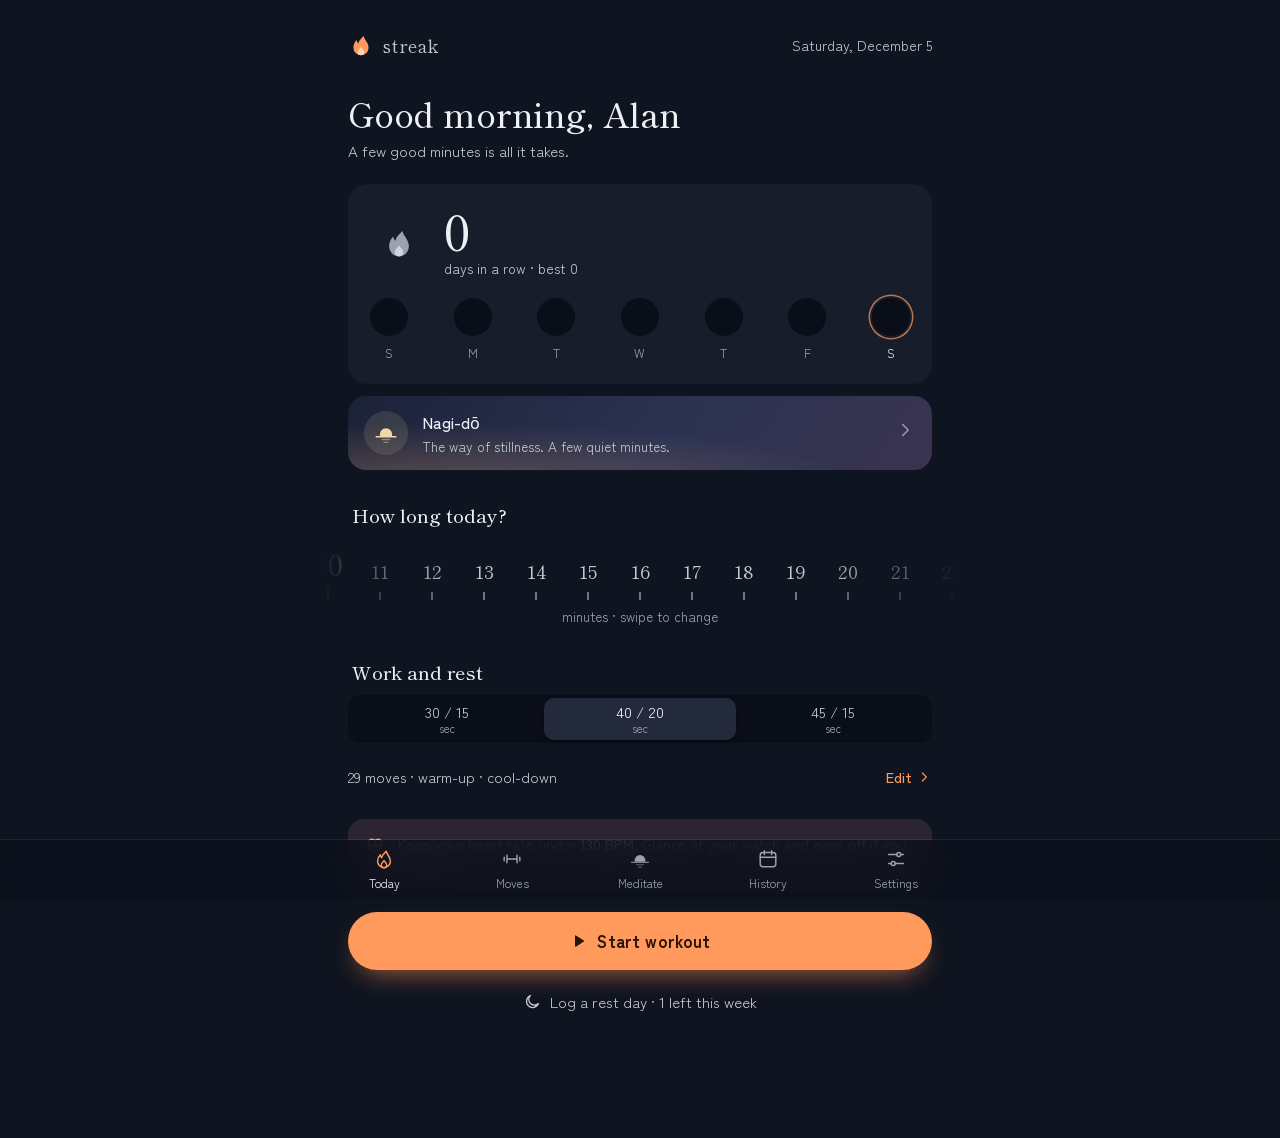
<file: index.html>
<!DOCTYPE html><html><head><meta charset="utf-8"><meta name="viewport" content="width=device-width,initial-scale=1"><title>Streak</title><meta http-equiv="refresh" content="0;url=streak/"><script>location.replace('streak/')</script></head><body style="background:#121218"></body></html>
</file>
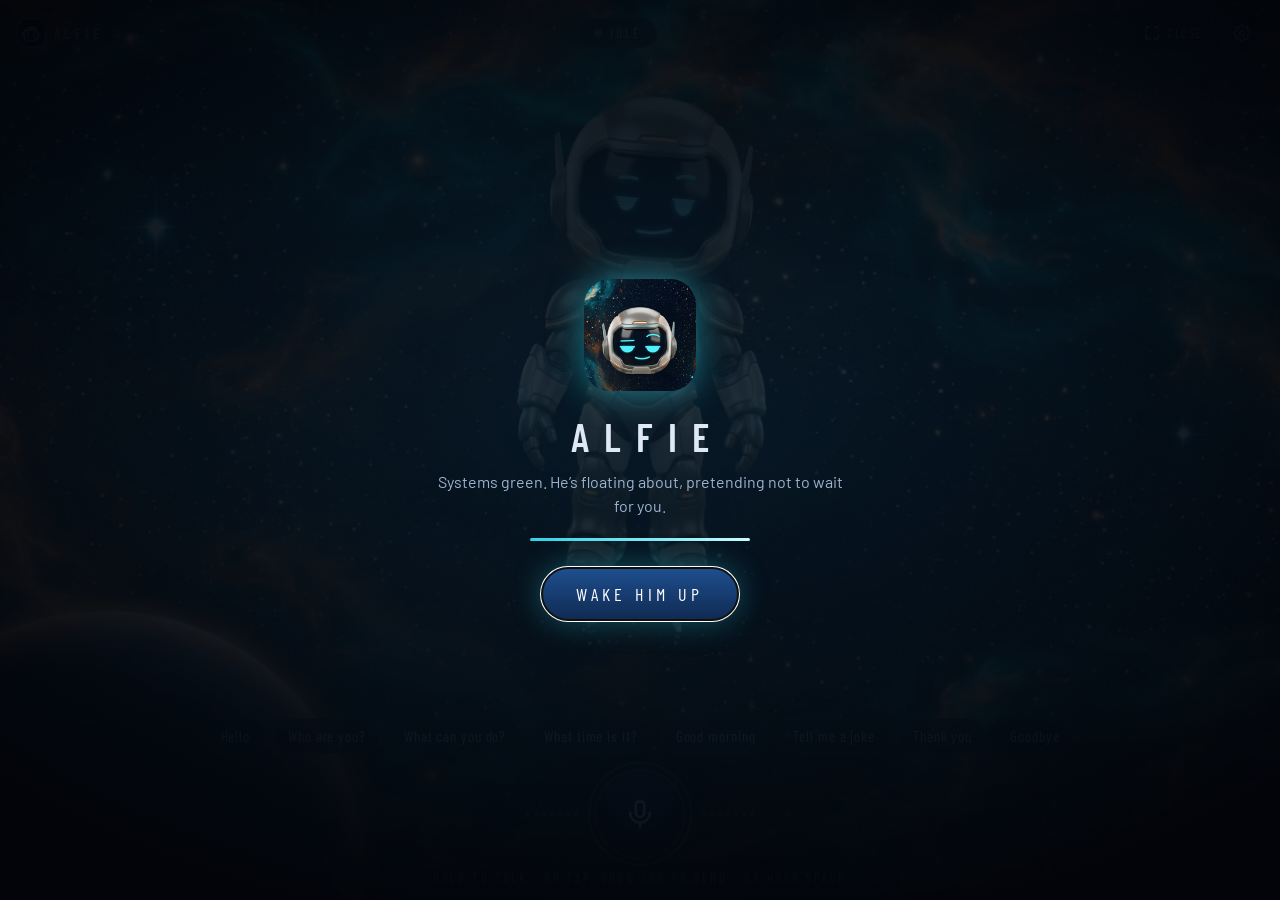
<file: avatar/index.html>
<!DOCTYPE html>
<html lang="en">
<head>
  <meta charset="utf-8">
  <meta name="viewport" content="width=device-width, initial-scale=1, viewport-fit=cover, interactive-widget=resizes-content">
  <title>Alfie</title>
  <script>
    // Hidden fallback: the old Batman cave lives on at cave.html (?model=v3b / v3 / v2 / v1).
    (function () { var m = new URLSearchParams(location.search).get('model');
      if (m && /^(v3b|v3|epic|v2|v1)$/.test(m)) location.replace('cave.html' + location.search); })();
  </script>
  <meta name="theme-color" content="#050a14">
  <meta name="description" content="Alfie, Alan's snarky little armoured co-pilot, floating in space.">
  <link rel="manifest" href="manifest.json">
  <link rel="icon" href="icon-192.png">
  <link rel="apple-touch-icon" href="apple-touch-icon.png">
  <meta name="apple-mobile-web-app-capable" content="yes">
  <meta name="apple-mobile-web-app-title" content="Alfie">
  <meta name="mobile-web-app-capable" content="yes">
  <link rel="preload" as="image" href="alfie-body.webp">
  <link rel="preload" as="image" href="alfie-head.webp">
  <link rel="preconnect" href="https://fonts.googleapis.com">
  <link rel="preconnect" href="https://fonts.gstatic.com" crossorigin>
  <link href="https://fonts.googleapis.com/css2?family=Barlow+Condensed:wght@400;500;600;700&family=Barlow:wght@400;500&display=swap" rel="stylesheet">
  <link rel="stylesheet" href="style.css">
</head>
<body data-state="idle">
  <!-- Space backdrop -->
  <div class="space" aria-hidden="true">
    <div class="space__img" id="spaceImg"></div>
    <canvas id="stars"></canvas>
    <div class="space__vignette"></div>
  </div>

  <!-- Alfie (2.5D: body + head layers, live face canvas on the visor) -->
  <div class="stage" id="stage">
    <div class="bot" id="bot" aria-label="Alfie">
      <div class="bot__float" id="botFloat">
        <canvas class="bot__fx" id="thrust"></canvas>
        <img class="bot__layer" src="alfie-body.webp" alt="" draggable="false">
        <div class="bot__head" id="botHead">
          <img class="bot__layer" src="alfie-head.webp" alt="" draggable="false">
          <div class="visor" id="visor">
            <canvas id="face"></canvas>
            <div class="visor__scan"></div>
          </div>
        </div>
      </div>
    </div>
  </div>

  <!-- Top bar -->
  <header class="topbar">
    <div class="brand">
      <img class="brand__mark" src="icon-192.png" alt="" aria-hidden="true">
      <span class="brand__name">ALFIE</span>
    </div>
    <div class="status" role="status" aria-live="polite">
      <span class="status__dot"></span><span id="statusText">Idle</span>
    </div>
    <div class="topbar__actions">
      <button id="btnFrame" class="iconbtn" aria-label="Close-up view" title="Close-up / full body">
        <svg viewBox="0 0 24 24"><path d="M4 9V4h5M20 9V4h-5M4 15v5h5M20 15v5h-5"/></svg>
        <span id="frameLabel">Close</span>
      </button>
      <button id="btnSettings" class="iconbtn" aria-label="Settings" title="Settings">
        <svg viewBox="0 0 24 24"><circle cx="12" cy="12" r="3"/><path d="M19.4 15a1.7 1.7 0 0 0 .3 1.8l.1.1a2 2 0 1 1-2.8 2.8l-.1-.1a1.7 1.7 0 0 0-1.8-.3 1.7 1.7 0 0 0-1 1.5V21a2 2 0 1 1-4 0v-.1a1.7 1.7 0 0 0-1.1-1.5 1.7 1.7 0 0 0-1.8.3l-.1.1a2 2 0 1 1-2.8-2.8l.1-.1a1.7 1.7 0 0 0 .3-1.8 1.7 1.7 0 0 0-1.5-1H3a2 2 0 1 1 0-4h.1a1.7 1.7 0 0 0 1.5-1.1 1.7 1.7 0 0 0-.3-1.8l-.1-.1a2 2 0 1 1 2.8-2.8l.1.1a1.7 1.7 0 0 0 1.8.3H9a1.7 1.7 0 0 0 1-1.5V3a2 2 0 1 1 4 0v.1a1.7 1.7 0 0 0 1 1.5 1.7 1.7 0 0 0 1.8-.3l.1-.1a2 2 0 1 1 2.8 2.8l-.1.1a1.7 1.7 0 0 0-.3 1.8V9a1.7 1.7 0 0 0 1.5 1H21a2 2 0 1 1 0 4h-.1a1.7 1.7 0 0 0-1.5 1z"/></svg>
      </button>
    </div>
  </header>

  <div id="clock" class="clock" hidden>
    <div class="clock__label">SHIP TIME · LOCAL</div>
    <div class="clock__time" id="clockTime">--:--</div>
    <div class="clock__date" id="clockDate"></div>
  </div>

  <!-- Bottom dock -->
  <section class="dock" id="dock">
    <div class="captions" id="captions">
      <p class="captions__you" id="youLine" hidden></p>
      <p class="captions__line" id="captionLine"></p>
    </div>
    <div class="chips" id="chips" role="toolbar" aria-label="Quick prompts"></div>
    <div class="ptt-wrap">
      <div class="meter" id="meter" aria-hidden="true"><i></i><i></i><i></i><i></i><i></i><i></i><i></i></div>
      <button id="ptt" class="ptt" aria-label="Hold to talk, or tap to start and tap again to send">
        <span class="ptt__ring"></span>
        <svg viewBox="0 0 24 24" class="ptt__icon"><rect x="9" y="3" width="6" height="11" rx="3"/><path d="M5 11a7 7 0 0 0 14 0M12 18v3"/></svg>
      </button>
      <div class="meter meter--r" id="meterR" aria-hidden="true"><i></i><i></i><i></i><i></i><i></i><i></i><i></i></div>
    </div>
    <p class="hint" id="hint">Hold to talk · or tap, then tap to send<span class="hint__key"> · or hold Space</span></p>
  </section>

  <div class="dbg" id="dbgPanel" hidden>
    <div class="dbg__head"><span>MIC DEBUG</span><button id="dbgCopy" type="button">Copy log</button></div>
    <pre class="dbg__log" id="dbgLog"></pre>
  </div>

  <!-- Settings sheet -->
  <div class="sheet-backdrop" id="sheetBackdrop" hidden></div>
  <aside class="sheet" id="sheet" aria-hidden="true" aria-label="Settings">
    <div class="sheet__grab"></div>
    <h2>Settings</h2>
    <div class="field">
      <label>Framing</label>
      <div class="seg" data-setting="view">
        <button data-v="close">Close-up</button><button data-v="full">Full body</button>
      </div>
    </div>
    <div class="field">
      <label>Resting face</label>
      <div class="seg" data-setting="mood">
        <button data-v="neutral">Calm</button><button data-v="smug">Cheeky</button><button data-v="happy">Cheerful</button>
      </div>
    </div>
    <div class="field field--row">
      <label for="tglCaptions">Captions</label>
      <input type="checkbox" id="tglCaptions" class="toggle">
    </div>
    <div class="field field--row">
      <label for="tglMute">Mute voice</label>
      <input type="checkbox" id="tglMute" class="toggle">
    </div>
    <div class="field field--row">
      <label for="tglDebug">Mic debug <small>(shows what the microphone hears)</small></label>
      <input type="checkbox" id="tglDebug" class="toggle">
    </div>
    <p class="sheet__foot">Alfie · phase 1.4 · pre-recorded lines · voice by ElevenLabs</p>
    <button class="sheet__close" id="sheetClose">Done</button>
  </aside>

  <!-- Wake-up gate -->
  <div class="gate" id="gate">
    <div class="gate__inner">
      <img class="gate__emblem" src="icon-192.png" alt="" aria-hidden="true">
      <h1>Alfie</h1>
      <p class="gate__sub" id="gateSub">Warming up the thrusters…</p>
      <div class="gate__bar"><i id="gateBar"></i></div>
      <button id="btnEnter" class="gate__btn" disabled>Wake him up</button>
    </div>
  </div>

  <script src="app.js"></script>
</body>
</html>
</file>
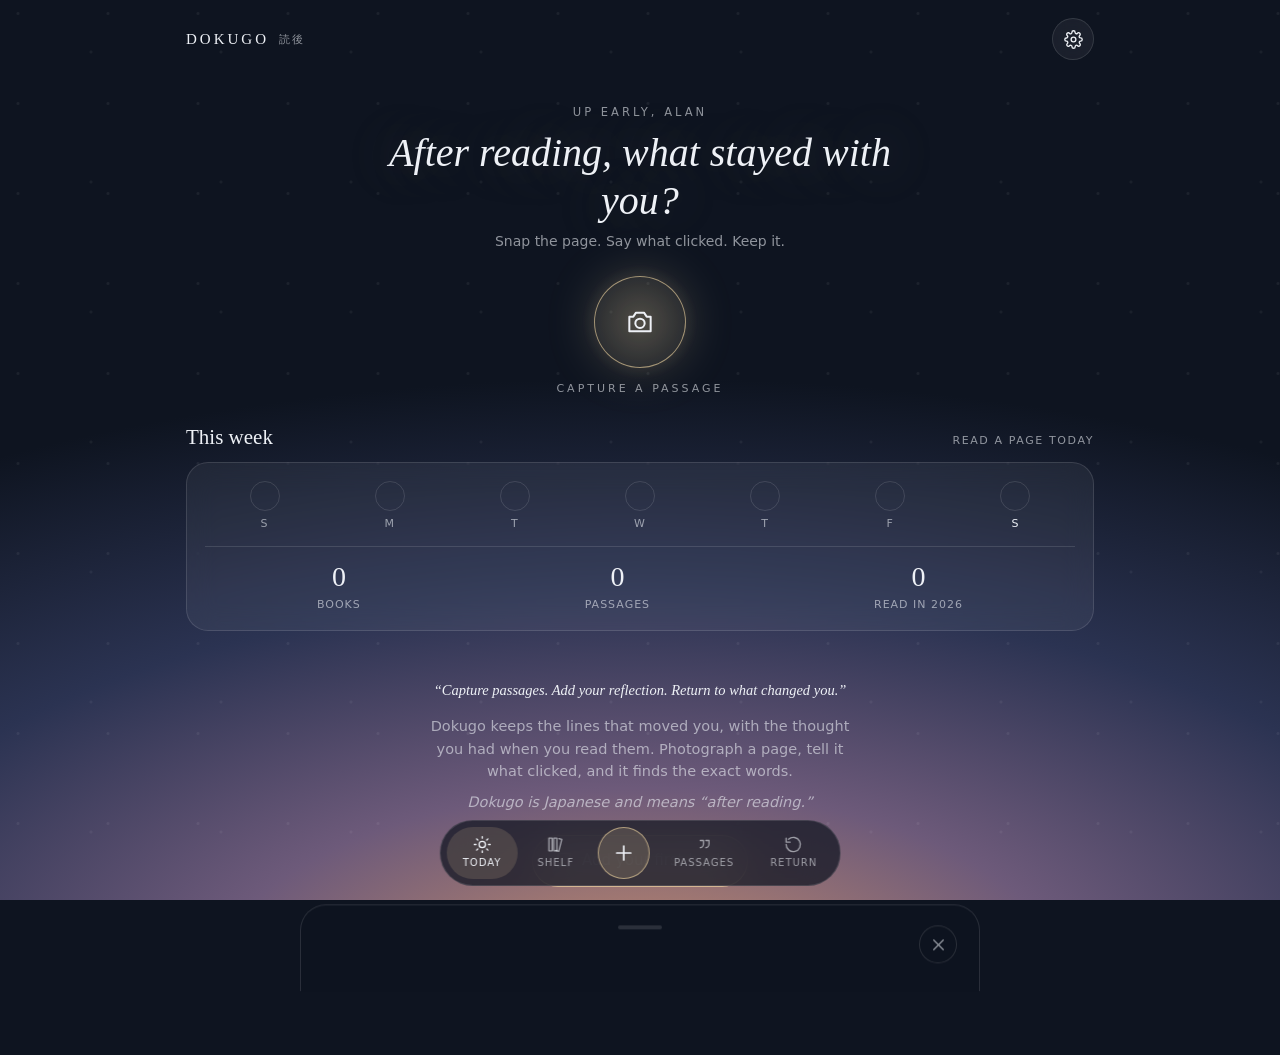
<file: dokugo/index.html>
<!DOCTYPE html>
<html lang="en">
<head>
<meta charset="utf-8">
<meta name="viewport" content="width=device-width,initial-scale=1,viewport-fit=cover">
<meta name="theme-color" content="#0e1420">
<title>Dokugo</title>
<meta name="description" content="Dokugo means 'after reading.' Capture the passages that stayed with you.">
<meta name="apple-mobile-web-app-title" content="Dokugo">
<meta name="application-name" content="Dokugo">
<link rel="manifest" href="manifest.webmanifest">
<link rel="icon" href="icon-192.png">
<style>
:root{--txt:#eef1f6;--mut:rgba(238,241,246,.58);--line:rgba(255,255,255,.12);--glow:#f3d9a4;--card:rgba(255,255,255,.055);
--sky:radial-gradient(120% 80% at 50% 110%,#c98f6b 0%,#6d5a7a 28%,#2b3352 55%,#0e1420 85%);
--serif:"Iowan Old Style","Palatino Linotype",Palatino,Georgia,serif;--sans:system-ui,-apple-system,"Segoe UI",Roboto,sans-serif}
body[data-theme=dawn]{--sky:radial-gradient(120% 80% at 50% 110%,#ffd3a5 0%,#f2a7a0 26%,#8f8bc6 56%,#34416e 92%);--glow:#fff1d6}
body[data-theme=ocean]{--sky:radial-gradient(120% 80% at 50% 110%,#6fd6d6 0%,#2b7a9e 28%,#173a5e 58%,#07142a 90%);--glow:#c8f6f2}
body[data-theme=forest]{--sky:radial-gradient(120% 80% at 50% 110%,#b9cc8c 0%,#55806a 28%,#1f3b33 58%,#0a1613 90%);--glow:#e6f2c4}
body[data-theme=sakura]{--sky:radial-gradient(120% 80% at 50% 110%,#ffd3de 0%,#e59ab5 27%,#7a5a85 57%,#1f1830 90%);--glow:#ffe3ec}
body[data-theme=midnight]{--sky:radial-gradient(120% 80% at 50% 110%,#1b2131 0%,#090b11 50%,#000 85%);--glow:#cfd8ec}
*{box-sizing:border-box;-webkit-tap-highlight-color:transparent}
html,body{margin:0;color:var(--txt);font-family:var(--sans);background:#0e1420;min-height:100%}
button,input,select,textarea{font:inherit;color:inherit}
button{background:none;border:0;cursor:pointer;padding:0}
a{color:var(--glow)}
.sky{position:fixed;inset:0;background:var(--sky);z-index:0}
.sky::after{content:"";position:absolute;inset:0;background:radial-gradient(circle at 20% 15%,rgba(255,255,255,.06) 0 1px,transparent 2px) 0 0/90px 90px,radial-gradient(circle at 70% 40%,rgba(255,255,255,.05) 0 1px,transparent 2px) 0 0/130px 130px}
.wrap{position:relative;z-index:1;max-width:980px;margin:0 auto;padding:calc(env(safe-area-inset-top) + 18px) clamp(16px,4.5vw,36px) calc(env(safe-area-inset-bottom) + 120px)}
.top{display:flex;justify-content:space-between;align-items:center;font-size:12px;letter-spacing:2.5px;text-transform:uppercase;color:var(--mut)}
.brand{display:flex;align-items:center;gap:10px}.brand b{font-family:var(--serif);font-weight:400;letter-spacing:3px;color:var(--txt);font-size:15px}
.brand i{font-style:normal;font-size:11px;letter-spacing:2px}
.icon{width:42px;height:42px;border-radius:50%;border:1px solid var(--line);display:grid;place-items:center;background:var(--card);backdrop-filter:blur(8px);-webkit-backdrop-filter:blur(8px);color:var(--txt);flex:none}
svg.i{width:19px;height:19px;stroke:currentColor;fill:none;stroke-width:1.7;stroke-linecap:round;stroke-linejoin:round}
.hero{text-align:center;margin:5vh 0 3vh}
.hero .kanji{font-family:var(--serif);font-size:13px;letter-spacing:3px;text-transform:uppercase;font-family:var(--sans);font-size:11.5px;color:var(--mut)}
.hero h1{font-family:var(--serif);font-weight:400;font-style:italic;font-size:clamp(26px,7vw,40px);line-height:1.2;margin:10px auto 8px;max-width:560px;text-shadow:0 0 50px color-mix(in srgb,var(--glow) 35%,transparent)}
.hero p{color:var(--mut);font-size:14px;margin:0}
.capture{display:flex;flex-direction:column;align-items:center;margin:26px 0 8px}
.go{width:92px;height:92px;border-radius:50%;border:1px solid color-mix(in srgb,var(--glow) 60%,transparent);display:grid;place-items:center;background:color-mix(in srgb,var(--glow) 9%,transparent);box-shadow:0 0 50px color-mix(in srgb,var(--glow) 22%,transparent);position:relative}
.go::before{content:"";position:absolute;inset:-14px;border-radius:50%;background:radial-gradient(circle,color-mix(in srgb,var(--glow) 22%,transparent),transparent 70%);animation:breathe 9s ease-in-out infinite;z-index:-1}
@keyframes breathe{0%,100%{transform:scale(.85);opacity:.6}50%{transform:scale(1.12);opacity:1}}
.go svg{width:32px;height:32px;stroke:var(--txt);fill:none;stroke-width:1.5;stroke-linecap:round;stroke-linejoin:round}
.capture small{margin-top:14px;font-size:11px;letter-spacing:3px;text-transform:uppercase;color:var(--mut)}
.card{background:var(--card);border:1px solid var(--line);border-radius:22px;padding:18px;backdrop-filter:blur(14px);-webkit-backdrop-filter:blur(14px)}
h2{font-family:var(--serif);font-weight:400;font-size:21px;margin:30px 0 12px;display:flex;justify-content:space-between;align-items:baseline;gap:10px}
h2 small,.lbl{font-family:var(--sans);font-size:11px;letter-spacing:1.6px;text-transform:uppercase;color:var(--mut);font-weight:400}
h2 button{font-family:var(--sans);font-size:11px;letter-spacing:1.6px;text-transform:uppercase;color:var(--glow)}
.reading{display:flex;gap:14px;overflow-x:auto;scroll-snap-type:x mandatory;padding-bottom:6px;scrollbar-width:none}
.reading::-webkit-scrollbar{display:none}
.rcard{flex:0 0 min(84%,380px);scroll-snap-align:start;display:flex;gap:14px;align-items:center;text-align:left}
.cover{width:70px;aspect-ratio:2/3;border-radius:6px 10px 10px 6px;background:#3a3550 center/cover no-repeat;box-shadow:0 10px 26px rgba(0,0,0,.45),inset 3px 0 0 rgba(255,255,255,.12);flex:none;position:relative;overflow:hidden;display:flex;align-items:flex-end;padding:7px;font-family:var(--serif);font-size:10px;line-height:1.15;color:rgba(255,255,255,.85)}
.cover img{position:absolute;inset:0;width:100%;height:100%;object-fit:cover}.cover .badge{z-index:1}.cover span{position:relative}
.rcard .t{font-family:var(--serif);font-size:18px;line-height:1.2}.rcard .a{font-size:13px;color:var(--mut);margin-top:3px}
.prog{height:5px;border-radius:5px;background:rgba(255,255,255,.1);margin-top:12px;overflow:hidden}.prog span{display:block;height:100%;background:var(--glow);box-shadow:0 0 12px var(--glow);border-radius:5px}
.pmeta{font-size:12px;color:var(--mut);margin-top:6px;font-variant-numeric:tabular-nums}
.week{display:flex;justify-content:space-between;gap:6px}
.day{flex:1;text-align:center;font-size:11px;color:var(--mut);letter-spacing:1px}
.day i{display:block;width:30px;height:30px;margin:0 auto 6px;border-radius:50%;border:1px solid var(--line)}
.day.on i{background:color-mix(in srgb,var(--glow) 70%,transparent);border-color:var(--glow);box-shadow:0 0 14px color-mix(in srgb,var(--glow) 60%,transparent)}
.day.today{color:var(--txt)}
.stats{display:flex;justify-content:space-around;text-align:center;margin-top:16px;padding-top:14px;border-top:1px solid var(--line)}
.stats b{display:block;font-family:var(--serif);font-weight:400;font-size:28px}.stats span{font-size:11px;color:var(--mut);letter-spacing:1px;text-transform:uppercase}
.quote{font-family:var(--serif);font-style:italic;font-size:clamp(19px,4.8vw,24px);line-height:1.45;margin:0}
.qmeta{font-size:12px;letter-spacing:1.5px;text-transform:uppercase;color:var(--mut);margin-top:12px}
.refl{font-size:14.5px;line-height:1.5;color:var(--mut);margin-top:12px;padding-left:12px;border-left:2px solid color-mix(in srgb,var(--glow) 55%,transparent)}
.row{display:flex;gap:10px;align-items:center}
.sp{flex:1}
.chip{padding:8px 14px;border-radius:999px;border:1px solid var(--line);font-size:13.5px;color:var(--mut);background:rgba(255,255,255,.03);white-space:nowrap}
.chip.on{border-color:var(--glow);color:var(--txt);background:color-mix(in srgb,var(--glow) 13%,transparent)}
.chips{display:flex;gap:8px;flex-wrap:wrap}
.chips.scroll{flex-wrap:nowrap;overflow-x:auto;scrollbar-width:none;padding-bottom:4px}.chips.scroll::-webkit-scrollbar{display:none}
.shelf{display:grid;align-items:start;grid-template-columns:repeat(3,minmax(0,1fr));gap:18px 14px;margin-top:16px}
@media(min-width:620px){.shelf{grid-template-columns:repeat(5,minmax(0,1fr))}}
@media(min-width:900px){.shelf{grid-template-columns:repeat(6,minmax(0,1fr))}}
.bk{text-align:left;min-width:0;display:block;width:100%}.bk .cover{width:100%;font-size:12px;padding:10px}
.bk .t{font-family:var(--serif);font-size:14px;line-height:1.2;margin-top:9px;display:-webkit-box;-webkit-line-clamp:2;-webkit-box-orient:vertical;overflow:hidden}
.bk .a{font-size:11.5px;color:var(--mut);margin-top:2px;white-space:nowrap;overflow:hidden;text-overflow:ellipsis}
.bk .prog{margin-top:7px;height:3px}
.badge{position:absolute;top:6px;right:6px;font-family:var(--sans);font-size:10px;padding:2px 7px;border-radius:999px;background:rgba(14,20,32,.75);color:var(--glow)}
.search{display:flex;align-items:center;gap:10px;padding:12px 16px;border-radius:999px;border:1px solid var(--line);background:var(--card);backdrop-filter:blur(10px)}
.search input{flex:1;background:none;border:0;outline:0;font-size:15px}
.plist{display:grid;gap:14px;margin-top:14px}
@media(min-width:820px){.plist{grid-template-columns:1fr 1fr}}
.pas .quote{font-size:18px}
.pas .ft{display:flex;align-items:center;gap:8px;margin-top:14px;font-size:12px;color:var(--mut)}
.pas .ft button{width:34px;height:34px;border-radius:50%;display:grid;place-items:center;color:var(--mut)}
.pas .ft button.fav{color:var(--glow)}
.tag{display:inline-block;font-size:11px;padding:2px 9px;border-radius:999px;border:1px solid var(--line);color:var(--mut);margin:8px 6px 0 0}
.empty{text-align:center;padding:40px 10px;color:var(--mut)}
.empty .quote{color:var(--txt);margin-bottom:14px}
.empty p{max-width:420px;margin:8px auto;line-height:1.55;font-size:14.5px}
.btn{display:inline-flex;align-items:center;justify-content:center;gap:8px;padding:13px 22px;border-radius:999px;border:1px solid color-mix(in srgb,var(--glow) 60%,transparent);background:color-mix(in srgb,var(--glow) 12%,transparent);font-size:15px;color:var(--txt)}
.btn.ghost{border-color:var(--line);background:rgba(255,255,255,.04);color:var(--mut)}
.btn.sm{padding:9px 15px;font-size:13.5px}
.btn.full{width:100%}
.btn:disabled{opacity:.4}
.nav{max-width:calc(100vw - 20px);position:fixed;left:50%;transform:translateX(-50%);bottom:calc(env(safe-area-inset-bottom) + 14px);z-index:3;display:flex;gap:4px;padding:6px;border-radius:999px;background:rgba(14,20,32,.72);border:1px solid var(--line);backdrop-filter:blur(18px);-webkit-backdrop-filter:blur(18px)}
.nav button{display:flex;flex-direction:column;align-items:center;gap:3px;padding:8px clamp(9px,3vw,16px);border-radius:999px;font-size:10px;letter-spacing:1px;text-transform:uppercase;color:var(--mut)}
.nav button.on{color:var(--txt);background:color-mix(in srgb,var(--glow) 14%,transparent)}
.nav .plus{width:52px;height:52px;padding:0;justify-content:center;border-radius:50%;border:1px solid color-mix(in srgb,var(--glow) 60%,transparent);background:color-mix(in srgb,var(--glow) 16%,transparent);color:var(--txt);margin:0 4px}
.nav .plus svg{width:24px;height:24px}
.scrim{position:fixed;inset:0;background:rgba(0,0,0,.4);opacity:0;pointer-events:none;transition:.3s;z-index:6}.scrim.show{opacity:1;pointer-events:auto}
.sheet{position:fixed;left:0;right:0;bottom:0;z-index:7;max-width:680px;margin:0 auto;max-height:92vh;overflow-y:auto;background:rgba(14,20,32,.95);backdrop-filter:blur(20px);-webkit-backdrop-filter:blur(20px);border:1px solid var(--line);border-bottom:0;border-radius:26px 26px 0 0;padding:20px 22px calc(env(safe-area-inset-bottom) + 28px);transform:translateY(105%);transition:transform .45s cubic-bezier(.2,.8,.2,1)}
.sheet.show{transform:none}
.sheet .grab{width:44px;height:4px;border-radius:4px;background:var(--line);margin:0 auto 14px}
.sheet h3{font-family:var(--serif);font-weight:400;font-size:24px;margin:0 0 4px;padding-right:44px}
.sheet .sub{color:var(--mut);font-size:13.5px;margin-bottom:16px}
.close{position:sticky;top:0;float:right;width:38px;height:38px;border-radius:50%;border:1px solid var(--line);display:grid;place-items:center;color:var(--mut);background:rgba(14,20,32,.8);z-index:2}
.field{margin:14px 0}
.field label{display:block;font-size:11px;letter-spacing:1.6px;text-transform:uppercase;color:var(--mut);margin-bottom:7px}
.field input,.field textarea,.field select{width:100%;padding:13px 15px;border-radius:14px;border:1px solid var(--line);background:rgba(255,255,255,.05);outline:0;font-size:15px}
.field textarea{min-height:96px;resize:vertical;line-height:1.5}
.field input:focus,.field textarea:focus{border-color:color-mix(in srgb,var(--glow) 60%,transparent)}
.field select option{background:#141a28}
.two{display:grid;grid-template-columns:1fr 1fr;gap:12px}
.results{display:grid;gap:10px;margin-top:10px}
.res{display:flex;gap:12px;align-items:center;text-align:left;padding:10px;border-radius:16px;border:1px solid var(--line);background:rgba(255,255,255,.03)}
.res .cover{width:46px;font-size:8px;padding:4px}
.res .t{font-family:var(--serif);font-size:16px;line-height:1.2}.res .a{font-size:12.5px;color:var(--mut);margin-top:2px}
.steps{display:flex;gap:6px;margin:4px 0 16px}.steps i{flex:1;height:3px;border-radius:3px;background:var(--line)}.steps i.on{background:var(--glow)}
.bigopt{display:grid;gap:12px}
.opt{display:flex;gap:14px;align-items:center;text-align:left;padding:16px;border-radius:18px;border:1px solid var(--line);background:rgba(255,255,255,.04)}
.opt .icon{width:48px;height:48px}
.opt b{font-weight:500;font-size:15.5px;display:block}.opt span{font-size:13px;color:var(--mut)}
.orb{width:150px;height:150px;margin:20px auto;border-radius:50%;position:relative;display:grid;place-items:center}
.orb::before{content:"";position:absolute;inset:0;border-radius:50%;background:radial-gradient(circle at 50% 45%,color-mix(in srgb,var(--glow) 34%,transparent),color-mix(in srgb,var(--glow) 8%,transparent) 60%,transparent 72%);animation:breathe 4s ease-in-out infinite}
.orb span{position:relative;font-size:12px;letter-spacing:3px;text-transform:uppercase;color:var(--mut);text-align:center}
.pagetext{max-height:46vh;overflow-y:auto;padding:14px;border-radius:16px;border:1px solid var(--line);background:rgba(255,255,255,.03);font-family:var(--serif);font-size:16px;line-height:1.65}
.pagetext s{text-decoration:none;cursor:pointer;border-radius:4px;padding:1px 0;transition:background .2s}
.pagetext s.sel{background:color-mix(in srgb,var(--glow) 40%,transparent);box-shadow:0 0 0 2px color-mix(in srgb,var(--glow) 40%,transparent);color:#fff}
.mic{width:76px;height:76px;border-radius:50%;margin:8px auto;display:grid;place-items:center;border:1px solid color-mix(in srgb,var(--glow) 60%,transparent);background:color-mix(in srgb,var(--glow) 10%,transparent)}
.mic svg{width:30px;height:30px;stroke:var(--txt);fill:none;stroke-width:1.6;stroke-linecap:round}
.mic.live{animation:pulse 1.4s ease-in-out infinite;background:color-mix(in srgb,var(--glow) 30%,transparent)}
@keyframes pulse{0%,100%{box-shadow:0 0 0 0 color-mix(in srgb,var(--glow) 45%,transparent)}50%{box-shadow:0 0 0 18px transparent}}
.center{text-align:center}
.note{font-size:12.5px;color:var(--mut);line-height:1.5}
.seg{display:flex;gap:6px;flex-wrap:wrap}
.swatches{display:flex;gap:12px;flex-wrap:wrap;margin:6px 0 34px}
.sw{width:46px;height:46px;border-radius:50%;border:2px solid transparent;position:relative}
.sw.on{border-color:#fff}
.sw small{position:absolute;top:50px;left:50%;transform:translateX(-50%);font-size:10px;color:var(--mut);white-space:nowrap}
.setrow{display:flex;justify-content:space-between;align-items:center;gap:12px;padding:14px 0;border-bottom:1px solid var(--line);font-size:15px}
.setrow span small{display:block;font-size:12px;color:var(--mut);margin-top:2px}
.bookhead{display:flex;gap:18px;align-items:flex-end;margin-bottom:6px}
.bookhead .cover{width:96px;font-size:12px;padding:10px}
.slider{width:100%;accent-color:var(--glow)}
.return{position:fixed;inset:0;z-index:9;display:none;flex-direction:column;align-items:center;justify-content:center;padding:calc(env(safe-area-inset-top) + 30px) 30px calc(env(safe-area-inset-bottom) + 30px);text-align:center}
.return.show{display:flex;animation:fade 1.2s}
.return .sky{position:absolute}
.return .glowbg{position:absolute;left:50%;top:44%;width:min(90vw,520px);aspect-ratio:1;transform:translate(-50%,-50%);border-radius:50%;background:radial-gradient(circle,color-mix(in srgb,var(--glow) 18%,transparent),transparent 66%);animation:breathe 12s ease-in-out infinite}
.return .in{position:relative;max-width:620px}
.return .quote{font-size:clamp(22px,5.8vw,32px)}
.return .rtop{position:absolute;top:calc(env(safe-area-inset-top) + 18px);left:22px;right:22px;display:flex;justify-content:space-between;align-items:center;font-size:12px;letter-spacing:2.5px;text-transform:uppercase;color:var(--mut)}
.return .rbot{position:absolute;bottom:calc(env(safe-area-inset-bottom) + 26px);left:0;right:0;display:flex;justify-content:center;gap:18px}
@keyframes fade{from{opacity:0}to{opacity:1}}
.toast{position:fixed;left:50%;bottom:calc(env(safe-area-inset-bottom) + 92px);transform:translateX(-50%) translateY(20px);opacity:0;transition:.35s;z-index:12;padding:11px 18px;border-radius:999px;background:rgba(14,20,32,.92);border:1px solid var(--line);font-size:14px;pointer-events:none}
.toast.show{opacity:1;transform:translateX(-50%)}
.hidden{display:none!important}
.fadein{animation:fade .5s}
</style>
</head>
<body>
<div class="sky"></div>
<div class="wrap" id="view"></div>
<nav class="nav" id="nav">
  <button data-v="today" class="on"><svg class="i" viewBox="0 0 24 24"><circle cx="12" cy="12" r="4"/><path d="M12 2v2M12 20v2M4.9 4.9l1.4 1.4M17.7 17.7l1.4 1.4M2 12h2M20 12h2M4.9 19.1l1.4-1.4M17.7 6.3l1.4-1.4"/></svg>Today</button>
  <button data-v="shelf"><svg class="i" viewBox="0 0 24 24"><path d="M4 4h4v16H4zM10 4h4v16h-4z"/><path d="M16.5 4.5l3.8 1 -3.9 15.1-3.8-1"/></svg>Shelf</button>
  <button class="plus" id="navPlus" aria-label="Capture a passage"><svg class="i" viewBox="0 0 24 24"><path d="M12 5v14M5 12h14"/></svg></button>
  <button data-v="passages"><svg class="i" viewBox="0 0 24 24"><path d="M7 7h4v4c0 3-2 5-4 5M14 7h4v4c0 3-2 5-4 5"/></svg>Passages</button>
  <button data-v="return"><svg class="i" viewBox="0 0 24 24"><path d="M3 12a9 9 0 1 0 3-6.7"/><path d="M3 4v5h5"/></svg>Return</button>
</nav>
<div class="scrim" id="scrim"></div>
<div class="sheet" id="sheet"><button class="close" id="closeSheet" aria-label="Close"><svg class="i" viewBox="0 0 24 24"><path d="M6 6l12 12M18 6L6 18"/></svg></button><div class="grab"></div><div id="sheetBody"></div></div>
<div class="return" id="ret"></div>
<div class="toast" id="toast"></div>
<input type="file" id="filePick" accept="image/*" capture="environment" class="hidden">
<input type="file" id="importPick" accept=".json,application/json" class="hidden">
<script src="app.js"></script>
</body>
</html>
</file>
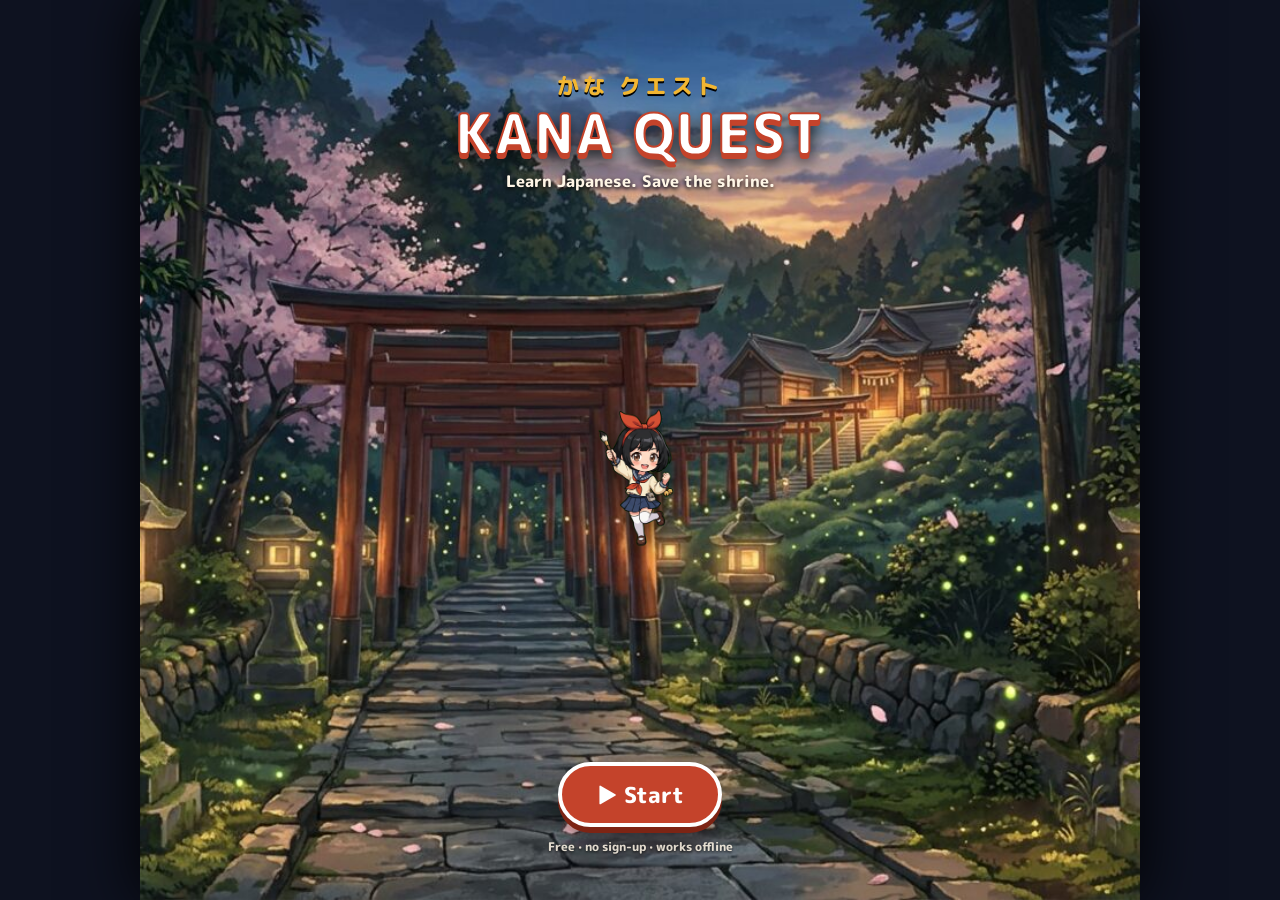
<file: kanaquest/index.html>
<!doctype html>
<html lang="en">
<head>
<meta charset="utf-8" />
<meta name="viewport" content="width=device-width, initial-scale=1, viewport-fit=cover" />
<title>Kana Quest Playable Prototype</title>
<link rel="preconnect" href="https://fonts.googleapis.com" />
<link rel="preconnect" href="https://fonts.gstatic.com" crossorigin />
<link rel="stylesheet" href="https://fonts.googleapis.com/css2?family=M+PLUS+Rounded+1c:wght@500;800&display=swap" />
<link rel="stylesheet" href="hark.css" />
<style>
:root{--v:#c4432b;--ind:#2f4262;--cr:#fff6e6;--gd:#f2b632;--ink:#1d2433}
html,body{margin:0;height:100%;min-height:100%;background:#0e1220 !important;overflow:hidden}
body>.page{padding:0;max-width:none;display:block}
.x-game,.x-game *{box-sizing:border-box;font-family:"M PLUS Rounded 1c",system-ui,sans-serif;font-weight:800}
.x-game{display:block;position:relative;margin:0 auto;max-width:480px;min-height:560px;height:100vh;height:100dvh;opacity:1;overflow:hidden;background:var(--ind);color:var(--cr);user-select:none;-webkit-tap-highlight-color:transparent;box-shadow:0 0 60px #000}
.x-scr{position:absolute;inset:0;display:none;flex-direction:column;align-items:center;overflow:hidden}
.x-scr.on{display:flex;animation:x-fade .35s ease}
#title{display:flex}
.x-game.x-run #title:not(.on){display:none}
#title .x-pop{animation-fill-mode:none}
.x-bg{position:absolute;inset:0;width:100%;height:100%;object-fit:cover;z-index:0}
.x-dim{position:absolute;inset:0;background:linear-gradient(#0008,#000a);z-index:0}
.x-scr>*:not(.x-bg):not(.x-dim):not(.x-over):not(.x-toast):not(.x-burst):not(.x-petal){position:relative;z-index:1}
.x-btn{border:4px solid #fff;border-radius:999px;background:var(--v);color:#fff;font-size:22px;padding:12px 34px;min-height:52px;cursor:pointer;box-shadow:0 6px 0 #7d2414,0 10px 20px #0006;transition:transform .1s}
.x-btn:active{transform:translateY(4px);box-shadow:0 2px 0 #7d2414}
.x-panel{background:var(--cr);color:var(--ink);border:5px solid #fff;border-radius:22px;box-shadow:0 8px 0 #0004,0 0 0 3px var(--ind)}
.x-ban{display:inline-block;background:var(--v);color:#fff;padding:6px 22px;transform:skew(-12deg);border:3px solid #fff;box-shadow:4px 4px 0 var(--ind)}
.x-ban>span{display:inline-block;transform:skew(12deg)}
.x-pop{animation:x-pop .45s cubic-bezier(.3,1.6,.5,1) both}
.x-nw{white-space:nowrap}
/* title */
#title{justify-content:space-between;padding:8vh 20px 5vh;text-align:center}
.x-logo small{display:block;font-size:22px;color:var(--gd);letter-spacing:4px;text-shadow:0 2px 0 #000}
.x-logo h1{margin:4px 0;font-size:56px;line-height:1;color:#fff;letter-spacing:2px;-webkit-text-stroke:2px var(--v);text-shadow:0 5px 0 var(--v),0 8px 16px #000}
.x-logo p{margin:10px 0 0;font-size:16px;text-shadow:0 2px 4px #000}
.x-hero{width:62%;max-width:260px;animation:x-bob 2.4s ease-in-out infinite;filter:drop-shadow(0 10px 12px #0008)}
.x-free{font-size:12px;opacity:.85;margin-top:12px;text-shadow:0 1px 3px #000}
/* story */
#story{justify-content:flex-end;padding:16px;cursor:pointer}
#story .x-hero{width:70%;max-width:300px;margin-bottom:-14px}
.x-dlg{width:100%;padding:26px 18px 18px;min-height:150px;font-size:18px;line-height:1.5;position:relative}
.x-tag{position:absolute;top:-20px;left:16px;font-size:16px}
.x-next{position:absolute;right:16px;bottom:8px;color:var(--v);animation:x-bob 1s infinite}
/* hud + map */
.x-hud{display:flex;gap:8px;align-items:center;width:100%;padding:12px;background:var(--ind);border-bottom:4px solid #fff;z-index:3}
.x-lv{background:var(--gd);color:var(--ind);border:3px solid #fff;border-radius:12px;padding:2px 8px;font-size:15px}
.x-xp{flex:1;height:16px;background:#0005;border:3px solid #fff;border-radius:99px;overflow:hidden;position:relative}
.x-xp i{position:absolute;inset:0 auto 0 0;background:linear-gradient(90deg,var(--gd),#ffe08a);transition:width 1.2s cubic-bezier(.2,.8,.2,1)}
.x-stat{font-size:15px;white-space:nowrap}
#map{background:radial-gradient(circle at 50% 30%,#3d5680,var(--ind))}
.x-path{flex:1;width:100%;overflow-y:auto;padding:26px 20px 40px;display:flex;flex-direction:column-reverse;gap:26px;position:relative}
.x-node{display:flex;align-items:center;gap:14px;background:none;border:0;color:var(--cr);cursor:pointer;text-align:left;padding:0;position:relative}
.x-node:nth-child(even){flex-direction:row-reverse;text-align:right}
.x-node:not(:first-child)::after{content:"";position:absolute;left:39px;top:84px;height:30px;border-left:6px dotted #fff8}
.x-node:nth-child(even)::after{left:auto;right:39px}
.x-orb{flex:none;width:84px;height:84px;border-radius:50%;border:5px solid #fff;background:var(--v);display:grid;place-items:center;font-size:36px;color:#fff;box-shadow:0 6px 0 #0005;position:relative}
.x-node.lock .x-orb{background:#56607a;color:#c9cfdc}
.x-node.cafe .x-orb{background:var(--gd)}
.x-node.cur .x-orb{animation:x-glow 1.4s infinite}
.x-star{position:absolute;top:-10px;right:-8px;font-size:26px;color:var(--gd);text-shadow:0 0 0 #fff,0 2px 0 #7a5a00}
.x-node b{display:block;font-size:18px}.x-node em{font-style:normal;font-size:13px;opacity:.8}
.x-toast{position:absolute;left:50%;bottom:24px;transform:translateX(-50%);width:88%;padding:12px;display:none;gap:12px;align-items:center;z-index:9}
.x-toast.on{display:flex}
.x-toast img{width:84px;height:64px;object-fit:cover;border-radius:12px;border:3px solid var(--ind)}
/* battle */
.x-arena{position:relative;width:100%;height:42%;flex:none}
.x-ehp{position:absolute;top:14px;right:14px;width:56%;text-align:right;font-size:14px;text-shadow:0 2px 3px #000}
.x-bar{height:16px;border:3px solid #fff;border-radius:99px;background:#0007;overflow:hidden;margin-top:4px}
.x-bar i{display:block;height:100%;width:100%;background:linear-gradient(90deg,var(--v),#ff7a5c);transition:width .4s}
.x-hearts{position:absolute;top:14px;left:14px;font-size:24px;letter-spacing:2px;filter:drop-shadow(0 2px 2px #000)}
.x-kc{position:absolute;left:4%;bottom:0;width:38%;filter:drop-shadow(0 8px 8px #0008)}
.x-yk,.x-crown{position:absolute;right:4%;bottom:6%;width:40%;animation:x-bob 2s ease-in-out infinite;filter:drop-shadow(0 8px 10px #000a)}
.x-kc.dash{animation:x-dash .5s ease}
.x-yk.hit{animation:x-hit .45s ease}
.x-slash{position:absolute;right:12%;top:30%;width:34%;height:8px;background:#fff;border-radius:9px;box-shadow:0 0 18px var(--gd),0 0 6px #fff;transform:rotate(-35deg) scaleX(0);opacity:0}
.x-slash.go{animation:x-slash .35s ease}
.x-dmg{position:absolute;right:22%;top:18%;font-size:40px;color:#fff;-webkit-text-stroke:2px var(--v);animation:x-up .9s ease forwards;pointer-events:none}
.x-combo{position:absolute;left:50%;top:40%;transform:translateX(-50%);font-size:24px;color:var(--gd);text-shadow:0 3px 0 var(--v),0 0 10px #000;white-space:nowrap}
.x-q{flex:1;width:100%;padding:12px 16px 18px;background:linear-gradient(#0000,#0009 20%);display:flex;flex-direction:column;align-items:center;gap:12px}
.x-bub{width:132px;height:132px;border-radius:50%;background:radial-gradient(circle,#fff,var(--cr));border:5px solid #fff;color:var(--ind);display:grid;place-items:center;font-size:72px;line-height:1;box-shadow:0 0 30px 6px var(--gd),0 6px 0 #0004;cursor:pointer}
.x-bub.rom{font-size:52px}
.x-hint{min-height:26px;font-size:18px;color:var(--gd);text-shadow:0 2px 3px #000;text-align:center}
.x-opts{display:grid;grid-template-columns:1fr 1fr;gap:12px;width:100%}
.x-opt{min-height:60px;font-size:26px;border:4px solid #fff;border-radius:18px;background:var(--cr);color:var(--ind);box-shadow:0 5px 0 #0005;cursor:pointer}
.x-opt.ok{background:#5bbf6a;color:#fff}.x-opt.bad{background:var(--v);color:#fff}
.x-over{position:absolute;inset:0;z-index:8;background:#000b;display:none;flex-direction:column;align-items:center;justify-content:center;gap:16px;text-align:center;padding:20px}
.x-over.on{display:flex}
.x-shake{animation:x-shake .4s}
/* victory */
#win{justify-content:center;gap:10px;padding:20px;text-align:center;background:var(--v)}
.x-burst{position:absolute;inset:-50%;background:repeating-conic-gradient(var(--gd) 0 6deg,#ffde7a 6deg 12deg);animation:x-spin 18s linear infinite;z-index:0}
.x-burst::after{content:"";position:absolute;inset:0;background:radial-gradient(circle,#fff6e6 0 12%,#0000 45%)}
#win .x-hero{width:40%;max-width:180px;animation:x-bounce .8s ease-in-out infinite}
.x-clear{font-size:44px;color:#fff;-webkit-text-stroke:2px var(--v);text-shadow:0 5px 0 var(--v);margin:0}
.x-wpanel{width:100%;padding:14px}
.x-wpanel p{margin:2px 0}
.x-gains{display:flex;justify-content:center;gap:8px;flex-wrap:wrap;margin:8px 0}
.x-gains span{background:var(--ind);color:#fff;border-radius:99px;padding:4px 12px;font-size:15px}
.x-cards{display:flex;justify-content:center;gap:6px;margin:8px 0;perspective:600px}
.x-card{width:52px;height:70px;border-radius:10px;border:3px solid var(--gd);background:var(--ind);color:#fff;display:flex;flex-direction:column;align-items:center;justify-content:center;font-size:28px;animation:x-flip .6s both}
.x-card small{font-size:12px;color:var(--gd)}
.x-lvup{font-size:24px;color:var(--v)}
.x-petal{position:absolute;top:-20px;width:14px;height:10px;background:#ffc0cf;border-radius:10px 0;z-index:2;animation:x-fall linear infinite;pointer-events:none}
@keyframes x-fade{from{opacity:0}}
@keyframes x-pop{0%{transform:scale(.3);opacity:0}100%{transform:scale(1);opacity:1}}
@keyframes x-bob{50%{transform:translateY(-10px)}}
@keyframes x-bounce{50%{transform:translateY(-22px) scale(1.04,.96)}}
@keyframes x-glow{50%{box-shadow:0 0 0 8px #f2b63299,0 6px 0 #0005}}
@keyframes x-dash{40%{transform:translateX(90%) rotate(8deg)}}
@keyframes x-hit{0%,100%{filter:none;transform:none}20%{filter:brightness(3);transform:translateX(10px)}50%{transform:translateX(-8px)}70%{transform:translateX(5px)}}
@keyframes x-slash{30%{opacity:1;transform:rotate(-35deg) scaleX(1)}100%{opacity:0;transform:rotate(-35deg) scaleX(1.2)}}
@keyframes x-up{0%{transform:scale(.5);opacity:0}25%{transform:scale(1.3);opacity:1}100%{transform:translateY(-60px);opacity:0}}
@keyframes x-shake{20%{transform:translate(-10px,4px)}40%{transform:translate(9px,-4px)}60%{transform:translate(-6px,2px)}80%{transform:translate(4px,0)}}
@keyframes x-spin{to{transform:rotate(360deg)}}
@keyframes x-flip{from{transform:rotateY(180deg) scale(.5);opacity:0}}
@keyframes x-fall{to{transform:translate(60px,110vh) rotate(540deg)}}
/* score */
.x-game .x-score{font-size:14px;color:var(--gd);white-space:nowrap;letter-spacing:1px;text-shadow:0 2px 0 #0008}
.x-game .x-num{display:inline-block;font-family:ui-monospace,SFMono-Regular,Menlo,Consolas,monospace;font-variant-numeric:tabular-nums;font-weight:700}
.x-score .x-num{color:var(--gd);font-size:17px}
.x-tick{animation:x-tick .3s ease}
.x-bscore{position:absolute;top:calc(48px + env(safe-area-inset-top,0px));left:14px;background:#0008;border:3px solid #fff;border-radius:12px;padding:2px 10px}
.x-pts{position:absolute;left:30%;top:22%;font-size:26px;color:var(--gd);text-shadow:0 3px 0 var(--v),0 0 8px #000;animation:x-up .9s ease forwards;pointer-events:none}
.x-perfect{position:absolute;left:50%;top:30%;transform:translateX(-50%);font-size:clamp(34px,10vw,56px);color:#fff;-webkit-text-stroke:2px var(--v);text-shadow:0 5px 0 var(--gd),0 0 20px #000;white-space:nowrap;animation:x-stamp .5s cubic-bezier(.3,1.6,.5,1) both;z-index:5}
.x-sc{display:flex;justify-content:center;align-items:center;gap:14px;margin:8px 0}
.x-sc small{display:block;font-size:12px;color:var(--v);letter-spacing:2px}
.x-sc .x-num{font-size:24px;color:var(--ind)}
.x-rank{width:76px;height:76px;flex:none;border-radius:50%;border:5px solid #fff;background:var(--v);color:#fff;display:grid;place-items:center;font-size:48px;line-height:1;box-shadow:0 0 0 3px var(--gd),0 6px 0 #0004;animation:x-stamp .55s .5s cubic-bezier(.3,1.7,.5,1) both}
.x-rank.r-S{background:var(--gd);color:var(--ind)}.x-rank.r-A{background:var(--v)}.x-rank.r-B{background:var(--ind)}.x-rank.r-C{background:#56607a}
.x-best{font-size:20px;color:var(--v);min-height:0;animation:x-pop .45s 1s both,x-bob 1s 1.5s infinite}
.x-best[hidden]{display:none}
.x-rb{position:absolute;bottom:-8px;left:-8px;width:32px;height:32px;border-radius:50%;border:3px solid #fff;background:var(--ind);color:#fff;font-size:16px;display:grid;place-items:center}
.x-rb.r-S{background:var(--gd);color:var(--ind)}
.x-card.x-word{width:auto;min-width:84px;padding:0 10px;font-size:20px}
/* café */
#cafe{justify-content:space-between;gap:8px;padding:calc(12px + env(safe-area-inset-top,0px)) 14px calc(14px + env(safe-area-inset-bottom,0px))}
.x-ctop{display:flex;justify-content:space-between;align-items:center;width:100%;max-width:720px;flex:none}
.x-ord{background:var(--ind);border:3px solid #fff;border-radius:12px;padding:2px 10px;font-size:15px}
.x-stage{flex:1;min-height:110px;width:100%;max-width:720px}
.x-cchar{position:absolute;left:4%;bottom:12px;height:min(100%,340px);max-width:50%;object-fit:contain;z-index:1;filter:drop-shadow(0 8px 8px #0008)}
.x-counter{position:absolute;left:0;right:0;bottom:0;height:28px;background:linear-gradient(#b8814f,#7a4e2c);border:3px solid #fff;border-radius:10px;z-index:2;box-shadow:0 6px 0 #0005}
.x-drinks{position:absolute;right:6%;bottom:28px;display:flex;align-items:flex-end;gap:30px;z-index:3}
.x-drink{position:relative;animation:x-pop .5s cubic-bezier(.3,1.6,.5,1) both}
.x-drink.mizu{width:34px;height:50px;border:3px solid #fff;border-top-width:1px;border-radius:0 0 10px 10px;background:linear-gradient(#fff3 30%,#8fd3ffdd 30%)}
.x-drink.ocha{width:46px;height:40px;border:3px solid #fff;border-radius:6px 6px 16px 16px;background:linear-gradient(#7aa64e 24%,#e9dcc0 24%)}
.x-drink.kohi{width:44px;height:46px;border:3px solid #fff;border-radius:4px 4px 12px 12px;background:linear-gradient(#5a3420 22%,#fff 22%)}
.x-drink.kohi::after{content:"";position:absolute;right:-17px;top:8px;width:12px;height:18px;border:4px solid #fff;border-left:0;border-radius:0 10px 10px 0}
.x-drink.ocha::before,.x-drink.kohi::before{content:"";position:absolute;left:40%;top:-24px;width:7px;height:18px;border-radius:9px;background:#fffa;animation:x-steam 1.6s ease-in-out infinite}
.x-cbox{width:100%;max-width:720px;flex:none;display:flex;flex-direction:column;gap:10px}
.x-cbox.intro .x-build,.x-cbox.intro .x-tiles{display:none}
.x-build{display:flex;gap:8px;justify-content:center;flex-wrap:wrap;min-height:62px;padding:5px;border:3px dashed #fffa;border-radius:18px;background:#0006}
.x-tiles{display:flex;gap:8px;justify-content:center;flex-wrap:wrap;min-height:52px}
.x-tile{font-size:clamp(18px,5.5vw,24px);padding:4px 14px;min-height:48px;border:4px solid #fff;border-radius:14px;background:var(--cr);color:var(--ind);box-shadow:0 4px 0 #0005;cursor:pointer}
.x-tile.used{visibility:hidden}
.x-build .x-tile{background:var(--gd)}
.x-build.ok .x-tile{background:#5bbf6a;color:#fff}
.x-wig{animation:x-wig .45s ease}
#cafe .x-dlg{min-height:108px;cursor:pointer;font-size:17px}
#cafe .x-dlg small{font-size:15px;opacity:.85}
@keyframes x-tick{35%{transform:scale(1.25)}}
@keyframes x-stamp{0%{transform:scale(3) rotate(-25deg);opacity:0}60%{opacity:1}100%{transform:scale(1) rotate(-8deg);opacity:1}}
@keyframes x-wig{20%{transform:rotate(-6deg)}40%{transform:rotate(6deg)}60%{transform:rotate(-4deg)}80%{transform:rotate(3deg)}}
@keyframes x-steam{0%{transform:translateY(6px) scaleY(.6);opacity:0}50%{opacity:1}100%{transform:translateY(-8px) scaleY(1.1);opacity:0}}
/* boss + more levels */
.x-cards{flex-wrap:wrap}
.x-node.boss:not(.lock) .x-orb{background:linear-gradient(#ffe08a,var(--gd));color:var(--ind);box-shadow:0 0 0 4px var(--v),0 0 22px var(--gd),0 6px 0 #0005}
.x-arena.boss .x-yk{scale:1.4;transform-origin:bottom right;filter:hue-rotate(160deg) saturate(1.4) drop-shadow(0 0 14px var(--gd)) drop-shadow(0 8px 10px #000a)}
.x-crown{display:none;aspect-ratio:600/327;pointer-events:none;scale:1.4;transform-origin:bottom right;z-index:2}
.x-arena.boss .x-crown{display:block;filter:drop-shadow(0 0 6px #ffd54a)}
.x-crown::before{content:"";position:absolute;left:50%;top:-12%;width:30%;height:30%;transform:translateX(-50%);background:linear-gradient(#fff2b0,var(--gd) 55%,#b07a00);clip-path:polygon(0 100%,0 22%,22% 58%,36% 6%,50% 48%,64% 6%,78% 58%,100% 22%,100% 100%)}
.x-timer{width:100%;max-width:420px;height:12px;flex:none;border:3px solid #fff;border-radius:99px;background:#0007;overflow:hidden}
.x-timer i{display:block;height:100%;width:100%;background:linear-gradient(90deg,var(--v),var(--gd))}
.x-timer[hidden]{display:none}
.x-intro{background:#000a;pointer-events:none;z-index:7}
.x-intro .x-dlg{max-width:440px;min-height:0;text-align:left}
.x-intro.flash::before{content:"";position:absolute;inset:0;background:#fff;opacity:0;animation:x-flash .8s ease-out}
@keyframes x-flash{0%{opacity:1}100%{opacity:0}}
/* study mode */
.x-sbtn{flex:none;min-height:40px;min-width:44px;border:3px solid #fff;border-radius:12px;background:var(--cr);color:var(--ind);font-size:14px;padding:2px 8px;cursor:pointer;box-shadow:0 3px 0 #0005}
#study{background-color:#f8eedb;background-image:radial-gradient(#c9b48d33 1px,#0000 1.6px),radial-gradient(#d9c7a433 1px,#0000 1.6px);background-size:18px 18px,31px 31px;background-position:0 0,9px 13px;color:var(--ink)}
.x-stop{display:flex;align-items:center;justify-content:space-between;gap:8px;width:100%;flex:none;padding:calc(10px + env(safe-area-inset-top,0px)) 12px 10px;background:var(--ind);color:var(--cr);border-bottom:4px solid #fff}
.x-stop b{font-size:20px;white-space:nowrap}
.x-back{font-size:15px;padding:6px 14px;min-height:44px;border-width:3px;box-shadow:0 4px 0 #7d2414}
.x-sbody{flex:1;min-height:0;width:100%;overflow-y:auto;display:flex;flex-direction:column;gap:14px;padding:14px 12px calc(16px + env(safe-area-inset-bottom,0px))}
.x-tabs{display:flex;gap:6px;background:#2f42621a;border-radius:999px;padding:4px}
.x-tabs button{flex:1;min-height:44px;border:0;border-radius:999px;background:none;color:var(--ind);font-size:16px;cursor:pointer}
.x-tabs button[aria-selected="true"]{background:var(--v);color:#fff;box-shadow:0 3px 0 #7d2414}
.x-prog{display:flex;justify-content:space-between;align-items:center;gap:8px;margin:10px 2px 6px;font-size:14px;flex-wrap:wrap}
#study .x-score{color:var(--v);text-shadow:none}#study .x-score .x-num{color:var(--ind)}
#study .x-xp{margin:0 2px 12px;height:14px;background:#2f426233;border-color:#fff}
.x-grid{display:grid;grid-template-columns:repeat(5,minmax(0,1fr));gap:6px}
.x-kcard{min-height:58px;padding:2px;border:3px solid #fff;border-radius:14px;background:#fffdf7;color:var(--ink);display:flex;flex-direction:column;align-items:center;justify-content:center;cursor:pointer;box-shadow:0 3px 0 #0002;opacity:1}
.x-kcard b{font-size:26px;line-height:1.15}.x-kcard small{font-size:12px;color:#4d5466}
.x-kcard.got{opacity:1;background:linear-gradient(#fff3c4,#ffe08a);border-color:var(--gd);box-shadow:0 0 12px #f2b632aa,0 3px 0 #b07a0055}
.x-kcard.sel{opacity:1;outline:3px solid var(--v);outline-offset:1px}
.x-sheet{display:none;position:sticky;bottom:0;z-index:5;padding:14px 44px 14px 14px;gap:14px;align-items:center}
.x-sheet.on{display:flex}
.x-sbig{flex:none;width:84px;height:84px;border-radius:18px;border:4px solid var(--gd);background:var(--ind);color:#fff;display:grid;place-items:center;font-size:50px;cursor:pointer}
.x-sinfo{flex:1;min-width:0}.x-sinfo p{margin:2px 0}
.x-srom{font-size:24px;color:var(--v)}.x-ex{font-size:15px}.x-ex button{border:0;background:none;padding:0;font:inherit;color:var(--ind);text-decoration:underline;cursor:pointer;min-height:32px}
.x-sclose{position:absolute;top:4px;right:4px;width:44px;height:44px;border:0;background:none;font-size:22px;color:var(--ind);cursor:pointer}
.x-pat{padding:14px}.x-pat h3{margin:0 0 6px;font-size:15px;color:var(--v);letter-spacing:1px}.x-pat p{margin:2px 0;font-size:14px}
.x-pat .x-pjp{font-size:22px;color:var(--ind)}
.x-chips{display:flex;gap:8px;flex-wrap:wrap;margin-top:10px}
@media (max-width:400px){.x-sbtn span{display:none}.x-stop b{font-size:17px}}
/* responsive: cover screen first */
.x-game{max-width:min(480px,100%)}
.x-logo h1{font-size:clamp(38px,13vw,56px)}
.x-clear{font-size:clamp(28px,9vw,44px)}
.x-hud{padding:calc(10px + env(safe-area-inset-top,0px)) max(10px,env(safe-area-inset-right,0px)) 10px max(10px,env(safe-area-inset-left,0px));gap:6px}
.x-xp{min-width:24px}
.x-hearts,.x-ehp{top:calc(14px + env(safe-area-inset-top,0px))}
.x-kc{width:clamp(104px,34%,200px)}
.x-yk,.x-crown{width:clamp(112px,38%,210px)}
.x-bub{width:clamp(88px,16vh,132px);height:clamp(88px,16vh,132px);width:clamp(88px,16dvh,132px);height:clamp(88px,16dvh,132px);font-size:clamp(46px,9vh,72px)}
.x-bub.rom{font-size:clamp(36px,6.5vh,52px)}
.x-opt{min-height:clamp(48px,7.5vh,60px);font-size:clamp(20px,6vw,26px)}
.x-q{gap:clamp(6px,1.4vh,12px);padding-bottom:calc(14px + env(safe-area-inset-bottom,0px))}
.x-dlg{max-width:720px}
.x-toast{max-width:560px}
#title,#story,#win{padding-bottom:calc(5vh + env(safe-area-inset-bottom,0px))}
#win .x-hero{width:clamp(70px,14vh,180px)}
#win .x-wpanel{max-width:560px}
@media (max-width:380px){.x-stat,.x-lv{font-size:13px}.x-score .x-num{font-size:15px}.x-game .x-score{font-size:12px;letter-spacing:0}.x-sc{gap:8px}.x-sc .x-num{font-size:20px}.x-rank{width:62px;height:62px;font-size:38px}}
@media (max-height:680px){.x-arena{height:38%}#win{gap:6px}.x-card{height:58px}}
/* unfolded inner screen */
@media (min-width:700px){
  .x-game{max-width:1000px}
  .x-arena{height:54%}
  .x-kc{width:clamp(200px,30%,300px);left:8%}
  .x-yk,.x-crown{width:clamp(210px,32%,320px);right:8%}
  .x-sbody{display:grid;grid-template-columns:minmax(0,1fr) 300px;grid-template-areas:"main sheet" "main pat";align-content:start;align-items:start;gap:16px 20px;padding:18px 24px 24px;max-width:1000px;margin:0 auto;width:100%}
  .x-smain{grid-area:main}.x-pat{grid-area:pat}
  .x-sheet{grid-area:sheet;display:flex;position:static;box-shadow:0 6px 0 #0002}
  .x-sheet .x-sclose{display:none}
  .x-grid{gap:10px}.x-kcard{min-height:72px}.x-kcard b{font-size:32px}
  .x-opts{grid-template-columns:repeat(4,1fr);max-width:880px}
  .x-path{max-width:820px;margin:0 auto;gap:18px}
  .x-node{width:50%}
  .x-node:nth-child(odd){align-self:flex-start}
  .x-node:nth-child(even){align-self:flex-end}
  .x-node:not(:first-child)::after{display:none}
  .x-cchar{left:10%}
}
/* daily practice + streaks */
.x-strk{flex:0 1 auto;min-width:0;display:flex;align-items:center;gap:6px;min-height:40px;border:3px solid #fff;border-radius:12px;background:#0003;color:var(--cr);font-size:13px;padding:2px 8px;cursor:pointer;white-space:nowrap}
.x-dots{flex:none;display:flex;gap:3px}.x-dots i{width:8px;height:8px;border-radius:50%;border:2px solid #fff8;background:none}.x-dots i.on{background:var(--gd);border-color:var(--gd)}
.x-sl{overflow:hidden;text-overflow:ellipsis}.x-ss{display:none}
@media (max-width:400px){.x-sl{display:none}.x-ss{display:inline}.x-strk{padding:2px 6px;gap:4px}.x-dots{gap:2px}.x-dots i{width:6px;height:6px}}
.x-dwrap{width:100%;display:flex;justify-content:center;padding:14px 16px 0;z-index:2}
.x-daily{font-size:20px;padding:10px 28px;background:var(--gd);color:var(--ind);box-shadow:0 6px 0 #9a6b00,0 10px 20px #0006}
.x-daily.done{background:#ffffff1a;color:var(--cr);border-color:#fff8;font-size:16px;min-height:44px;box-shadow:none}
.x-daily.x-pulse{animation:x-dpulse 1.2s infinite}
@keyframes x-dpulse{50%{box-shadow:0 0 0 10px #f2b63299,0 6px 0 #9a6b00}}
#journey,#quests{position:absolute;inset:0;z-index:8;display:flex;align-items:flex-end;justify-content:center;background:#0009;animation:x-fade .25s ease}
#journey[hidden],#quests[hidden]{display:none}
.x-jpanel{position:relative;width:100%;max-height:92%;overflow-y:auto;padding:18px 16px calc(18px + env(safe-area-inset-bottom,0px));border-radius:22px 22px 0 0;animation:x-slide .35s cubic-bezier(.2,.8,.2,1)}
@keyframes x-slide{from{transform:translateY(100%)}}
.x-jpanel h3{margin:0 0 4px;font-size:15px;color:var(--v);letter-spacing:1px}
.x-jbig{margin:0 0 12px;font-size:18px;color:var(--ind)}.x-jbig b{font-size:48px;line-height:1;color:var(--v)}
.x-jstats{display:grid;grid-template-columns:repeat(3,minmax(0,1fr));gap:8px;margin-bottom:12px}
.x-jstats div{background:#2f426214;border-radius:14px;padding:8px 4px;text-align:center}
.x-jstats b{display:block;font-size:22px;color:var(--ind)}.x-jstats small{font-size:12px;color:#4d5466}
.x-jmon{margin:0 0 6px;font-size:15px;color:var(--ind)}
.x-cal{display:grid;grid-template-columns:repeat(7,minmax(0,1fr));gap:4px}
.x-cal span{aspect-ratio:1;display:flex;flex-direction:column;align-items:center;justify-content:center;border-radius:10px;font-size:13px;line-height:1.1;color:var(--ink);background:#2f42620d}
.x-cal .h{aspect-ratio:auto;background:none;font-size:12px;color:#4d5466;padding:2px 0}
.x-cal .e{background:none}
.x-cal .p{background:var(--gd);color:var(--ind)}.x-cal .p i{font-style:normal;font-size:11px}
.x-cal .t{outline:3px solid var(--v);outline-offset:-3px}
@media (min-width:700px){#journey,#quests{align-items:center}.x-jpanel{max-width:440px;border-radius:22px}}
.x-wstreak{display:flex;justify-content:center;align-items:center;gap:24px;margin:8px 0;position:relative}
.x-wstreak>div{display:flex;flex-direction:column;align-items:center}
.x-wstreak b{font-size:40px;line-height:1;color:var(--v)}.x-wstreak #wsM{font-size:28px;color:var(--ind)}
.x-wstreak small{font-size:12px;color:#4d5466}
.x-wsup{position:absolute;right:0;top:-8px;background:var(--gd);color:var(--ind);border-radius:99px;padding:3px 10px;font-size:13px}
.x-wsup[hidden]{display:none}
.x-bub.two{font-size:clamp(34px,6.5vh,54px);letter-spacing:-2px}
.x-sbig.two{font-size:34px;letter-spacing:-2px}
.x-orb.two{font-size:28px;letter-spacing:-2px}
.x-cards.many{gap:4px;margin:6px 0;flex-wrap:nowrap;justify-content:flex-start;overflow-x:auto;padding:2px 2px 6px;scrollbar-width:thin}.x-cards.many .x-card{flex:none}.x-cards.many .x-card{width:auto;min-width:38px;height:44px;padding:0 4px;font-size:18px;line-height:1.1;border-width:2px}
.x-cards.many .x-card small{font-size:10px}
.x-gh{grid-column:1/-1;margin:8px 2px 0;font-size:14px;color:var(--v);letter-spacing:1px}
.x-gh:first-child{margin-top:0}
.x-grid.c3{grid-template-columns:repeat(3,minmax(0,1fr))}
.x-yk2{display:none}
.x-arena.oni .x-yk{filter:hue-rotate(250deg) saturate(1.7) brightness(.95) drop-shadow(0 0 14px #ff4a3a) drop-shadow(0 8px 10px #000a)}
.x-arena.oni .x-yk2{display:block;right:26%;bottom:34%;scale:.85;animation-delay:-1s;filter:hue-rotate(80deg) saturate(1.6) drop-shadow(0 0 12px #5ad1ff) drop-shadow(0 8px 10px #000a)}
.x-arena.oni .x-crown::before{width:44%;top:-16%;background:linear-gradient(#fff,#ffd3c9 40%,#c4432b);clip-path:polygon(0 100%,8% 0,26% 100%,74% 100%,92% 0,100% 100%)}
.x-arena.oni .x-crown{filter:drop-shadow(0 0 6px #ff4a3a)}
@media (max-width:400px){.x-tabs button{font-size:13px;padding:0 2px}}
/* phase 1B: quests, shields, weak kana */
.x-qbtn{position:relative;font-size:18px;padding:2px 6px}
.x-qb{position:absolute;top:-9px;right:-9px;min-width:20px;height:20px;border-radius:99px;background:var(--v);color:#fff;border:2px solid #fff;font-size:12px;font-style:normal;line-height:16px;padding:0 4px;text-align:center;box-shadow:0 2px 0 #0004}
.x-qb[hidden]{display:none}
.x-qsub{margin:0 0 12px;font-size:13px;color:#4d5466}
.x-qrow{display:flex;align-items:center;gap:10px;padding:10px 10px 10px 12px;background:#2f426214;border-radius:14px;margin-bottom:8px}
.x-qrow.cl{opacity:.75}
.x-qi{flex:1;min-width:0}.x-qi b{display:block;font-size:15px;color:var(--ind);line-height:1.25}.x-qi small{font-size:12px;color:#4d5466}
.x-qbar{height:10px;border-radius:99px;background:#2f426226;overflow:hidden;margin:6px 0 2px}.x-qbar i{display:block;height:100%;border-radius:99px;background:linear-gradient(90deg,var(--gd),#ffd46b)}
.x-claim{flex:none;min-height:44px;min-width:82px;border:3px solid #fff;border-radius:999px;background:var(--v);color:#fff;font-size:14px;padding:2px 10px;cursor:pointer;box-shadow:0 3px 0 #7d2414;display:inline-flex;align-items:center;justify-content:center;white-space:nowrap}
.x-claim:active{transform:translateY(2px);box-shadow:0 1px 0 #7d2414}
.x-claim:disabled{background:#2f42621f;color:#4d5466;box-shadow:none;cursor:default;transform:none}
.x-claim.off{background:#5bbf6a;color:#fff;box-shadow:none;cursor:default}
.x-qbonus{background:#f2b63233}
.x-shop{margin:0 0 12px}.x-shop .x-qrow{margin:0}
.x-shi{flex:none;font-size:26px}
.x-dots i.sh{background:#7cc4ff;border-color:#7cc4ff}
.x-cal .s{background:#cfe8ff;color:var(--ind)}.x-cal .s i{font-style:normal;font-size:11px}
.x-kcard{position:relative}
.x-kcard.weak::after{content:"";position:absolute;top:4px;right:4px;width:9px;height:9px;border-radius:50%;background:#e0302a;border:2px solid #fff}
.x-weak{display:flex;align-items:center;justify-content:space-between;gap:8px;flex-wrap:wrap;margin:0 2px 12px;font-size:13px;color:#4d5466}
.x-wd{display:inline-block;width:10px;height:10px;border-radius:50%;background:#e0302a;border:2px solid #fff;vertical-align:-1px;margin-right:4px}
.x-wbtn{font-size:15px;padding:6px 16px;min-height:44px;border-width:3px;box-shadow:0 4px 0 #7d2414}
/* toast: center without transform so the pop animation can't push it off-screen */
.x-toast{left:0;right:0;margin:0 auto;transform:none}
/* narrow phones: the HUD score moves out (still on battle, win and Study) so the XP bar keeps room */
@media (max-width:400px){.x-hud .x-score{display:none}.x-qbtn{font-size:16px;padding:2px 4px;min-width:40px}.x-hud .x-sbtn{min-width:40px}}
/* short screens: keep the whole victory card and the Map button on screen */
@media (max-height:680px){#win{padding-top:calc(8px + env(safe-area-inset-top,0px));padding-bottom:calc(10px + env(safe-area-inset-bottom,0px));gap:4px}
  #win .x-hero{width:clamp(48px,9vh,180px)}#win .x-wpanel{padding:8px 12px}#win .x-wpanel p{margin:0}
  .x-gains{margin:4px 0;gap:5px}.x-gains span{font-size:13px;padding:2px 10px}
  .x-wstreak{margin:2px 0}.x-wstreak b{font-size:30px}.x-sc{margin:2px 0}.x-best{font-size:16px}.x-cards{margin:4px 0}.x-lvup{font-size:20px}}
@media (prefers-reduced-motion:reduce){.x-game *,.x-game{animation:none !important;transition:none !important}}

/* 2026-11-25: two-row HUD on phones */
@media (max-width:600px){
.x-hud{flex-wrap:wrap;row-gap:8px}
.x-lv{order:1;white-space:nowrap;flex:none}.x-xp{order:2;min-width:40px}.x-hud .x-stat{order:3}.x-hud .x-qbtn{order:4}.x-hud #studyBtn{order:5}
.x-hud .x-strk{order:6;flex:1 1 auto;justify-content:flex-start}.x-hud .x-score{order:7;display:inline-flex!important;align-items:baseline;gap:4px;margin-left:auto}
.x-hud .x-sl{display:inline!important}.x-hud .x-ss{display:none!important}.x-hud .x-dots{gap:3px}.x-hud .x-dots i{width:8px;height:8px}
.x-dwrap{padding-bottom:10px}.x-daily{white-space:nowrap}
}
@media (max-width:400px){.x-daily{font-size:15px;padding-left:14px;padding-right:14px}}
</style>
</head>
<body>
<div class="page" id="top">
<main class="x-game" id="game">

<section class="x-scr on" id="title">
  <img class="x-bg" src="battle-bg.jpg" alt="" />
  <div class="x-logo x-pop"><small>かな クエスト</small><h1>KANA QUEST</h1><p>Learn Japanese. Save the shrine.</p></div>
  <img class="x-hero" src="kanachan.png" alt="Kana-chan" />
  <div><button class="x-btn" id="startBtn">▶ Start</button><div class="x-free">Free · no sign-up · works offline</div></div>
</section>

<section class="x-scr" id="story">
  <img class="x-bg" src="battle-bg.jpg" alt="" />
  <div class="x-dim" style="background:linear-gradient(#0009,#000c)"></div>
  <img class="x-hero" src="kanachan.png" alt="Kana-chan" />
  <div class="x-dlg x-panel"><div class="x-tag x-ban"><span>Kana-chan</span></div><div id="dlgText"></div><div class="x-next">▼</div></div>
</section>

<section class="x-scr" id="map">
  <div class="x-hud"><span class="x-lv" id="hLv">Lv 1</span><div class="x-xp"><i id="hXp"></i></div><span class="x-stat" id="hPts">✿ 0</span><button class="x-strk" id="hStr" aria-label="Your journey"><span class="x-dots" aria-hidden="true"></span><span class="x-sl">Start your streak</span><span class="x-ss">0</span></button><span class="x-score"><span class="x-sw">SCORE </span><b class="x-num" id="hScore">0000</b></span><button class="x-sbtn x-qbtn" id="qBtn" aria-label="Today's quests">🏮<i class="x-qb" id="qBadge" hidden>0</i></button><button class="x-sbtn" id="studyBtn" aria-label="Study">📖<span> Study</span></button></div>
  <div class="x-dwrap"><button class="x-btn x-daily" id="dailyBtn">▶ Today's practice</button></div>
  <div class="x-path" id="path"></div>
  <div class="x-toast x-panel" id="toast"></div>
  <div id="quests" role="dialog" aria-modal="true" aria-labelledby="qTitle" hidden>
    <div class="x-jpanel x-panel">
      <button class="x-sclose" id="qClose" aria-label="Close">✕</button>
      <h3 id="qTitle">TODAY'S QUESTS</h3>
      <p class="x-qsub" id="qSub"></p>
      <div id="qList"></div>
      <div class="x-shop" id="qShop"></div>
    </div>
  </div>
  <div id="journey" role="dialog" aria-modal="true" aria-labelledby="jTitle" hidden>
    <div class="x-jpanel x-panel">
      <button class="x-sclose" id="jClose" aria-label="Close">✕</button>
      <h3 id="jTitle">YOUR JOURNEY</h3>
      <p class="x-jbig"><b id="jN">0</b> <span id="jNL">days in a row</span></p>
      <div class="x-jstats"><div><b id="jBest">0</b><small>best streak</small></div><div><b id="jMonth">0</b><small>days this month</small></div><div><b id="jKana">0/208</b><small>kana collected</small></div></div>
      <div class="x-shop" id="jShop"></div>
      <p class="x-jmon" id="jMon"></p>
      <div class="x-cal" id="jCal"></div>
    </div>
  </div>
</section>

<section class="x-scr" id="battle">
  <img class="x-bg" src="battle-bg.jpg" alt="" />
  <div class="x-arena" id="arena">
    <div class="x-hearts" id="hearts">❤❤❤</div>
    <div class="x-bscore x-score">SCORE <b class="x-num" id="bScore">0000</b></div>
    <div class="x-ehp"><span id="eName">Chōchin-obake</span> <span id="hpNum">100</span>/<span id="hpMax">100</span><div class="x-bar"><i id="hpBar"></i></div></div>
    <img class="x-kc" id="kc" src="kanachan.png" alt="Kana-chan" />
    <img class="x-yk x-yk2" id="yk2" src="yokai.png" alt="" aria-hidden="true" />
    <img class="x-yk" id="yk" src="yokai.png" alt="A lantern yokai" />
    <div class="x-crown" aria-hidden="true"></div>
    <div class="x-slash" id="slash"></div>
  </div>
  <div class="x-q">
    <div class="x-timer" id="timer" hidden><i></i></div>
    <div class="x-bub" id="bub" title="Tap to hear"></div>
    <div class="x-hint" id="hint"></div>
    <div class="x-opts" id="opts"></div>
  </div>
  <div class="x-over x-intro" id="bIntro"></div>
  <div class="x-over" id="over">
    <div class="x-panel" style="padding:20px 24px">
      <p style="font-size:30px;margin:0;color:var(--v)">もう いちど！</p>
      <p style="margin:6px 0 0">Mō ichido! Try again</p>
    </div>
    <button class="x-btn" id="retryBtn">Retry</button>
    <button class="x-btn" id="quitBtn" style="background:var(--ind)">Map</button>
  </div>
</section>

<section class="x-scr" id="cafe">
  <img class="x-bg" src="cafe-bg.jpg" alt="" />
  <div class="x-dim" style="background:linear-gradient(#0003 30%,#000a)"></div>
  <div class="x-ctop"><span class="x-ord" id="cOrd">Café</span><span class="x-score">SCORE <b class="x-num" id="cScore">0000</b></span></div>
  <div class="x-stage">
    <img class="x-cchar" id="cKc" src="kanachan.png" alt="Kana-chan" />
    <div class="x-drinks" id="drinks"></div>
    <div class="x-counter"></div>
  </div>
  <div class="x-cbox intro" id="cBox">
    <div class="x-build" id="build" aria-label="Your sentence"></div>
    <div class="x-tiles" id="tiles"></div>
    <div class="x-dlg x-panel" id="cDlg"><div class="x-tag x-ban"><span id="cTag">Barista</span></div><div id="cText"></div><div class="x-next" id="cNext">▼</div></div>
  </div>
</section>

<section class="x-scr" id="study">
  <div class="x-stop"><b>📖 Study</b><button class="x-btn x-back" id="backBtn">▶ Back to the quest</button></div>
  <div class="x-sbody">
    <div class="x-smain">
      <div class="x-tabs" role="tablist"><button role="tab" aria-selected="true" data-t="h">Hiragana</button><button role="tab" aria-selected="false" data-t="k">Katakana</button><button role="tab" aria-selected="false" data-t="d">Dakuten</button><button role="tab" aria-selected="false" data-t="c">Combos</button></div>
      <div class="x-prog"><span id="sProg">Collected 0 / 208</span><span class="x-score">SCORE <b class="x-num" id="sScore">0000</b></span></div>
      <div class="x-xp"><i id="sBar"></i></div>
      <div class="x-weak" id="sWeak"></div>
      <div class="x-grid" id="grid" role="tabpanel"></div>
    </div>
    <div class="x-pat x-panel">
      <h3>TODAY'S PATTERN</h3>
      <p class="x-pjp">___ を ください。</p>
      <p>___ o kudasai.</p>
      <p>___, please.</p>
      <div class="x-chips" id="chips"></div>
    </div>
    <div class="x-sheet x-panel" id="sheet" aria-live="polite">
      <div class="x-sbig" id="sBig">あ</div>
      <div class="x-sinfo"><p class="x-srom" id="sRom">Tap a card</p><p class="x-ex" id="sEx">Hear it and see an example word.</p></div>
      <button class="x-sclose" id="sClose" aria-label="Close">✕</button>
    </div>
  </div>
</section>

<section class="x-scr" id="win">
  <div class="x-burst"></div>
  <h2 class="x-clear x-pop" id="wTitle">STAGE CLEAR!</h2>
  <img class="x-hero" src="kanachan.png" alt="Kana-chan celebrating" />
  <div class="x-wpanel x-panel x-pop">
    <p style="font-size:22px;color:var(--v)"><span class="x-nw">おめでとう</span> <span class="x-nw">ございます！</span></p>
    <p style="font-size:14px">Omedetō gozaimasu! Congratulations!</p>
    <div class="x-gains"><span>+50 XP</span><span>+10 ✿</span><span id="wPerf" hidden>PERFECT +500</span><span id="wQuest" hidden>🏮 Quest done!</span></div>
    <div class="x-wstreak"><div><b id="wsN">0</b><small id="wsL">days in a row</small></div><div><b id="wsM">0</b><small>wins this month</small></div><span class="x-wsup" id="wsUp" hidden>🔥 Streak +1</span></div>
    <div class="x-sc"><div><small>STAGE</small><b class="x-num" id="wScore">0000</b></div><div class="x-rank" id="wRank">C</div><div><small>TOTAL</small><b class="x-num" id="wTotal">0000</b></div></div>
    <div class="x-best" id="wBest" hidden>NEW BEST!</div>
    <div class="x-cards" id="cards"></div>
    <div class="x-xp" style="margin:6px 0"><i id="wXp"></i></div>
    <div class="x-lvup" id="lvup"></div>
  </div>
  <button class="x-btn" id="mapBtn">Map</button>
  <div class="x-toast x-panel" id="wToast" style="top:16px;bottom:auto;justify-content:center" aria-live="polite"></div>
</section>

</main>
</div>
<script src="hark.js"></script>
<script>
(function(){try{
const $=id=>document.getElementById(id);
// gojūon table: "・" marks an empty slot
const GH=["あいうえお","かきくけこ","さしすせそ","たちつてと","なにぬねの","はひふへほ","まみむめも","や・ゆ・よ","らりるれろ","わ・・・を","ん・・・・"];
const GK=["アイウエオ","カキクケコ","サシスセソ","タチツテト","ナニヌネノ","ハヒフヘホ","マミムメモ","ヤ・ユ・ヨ","ラリルレロ","ワ・・・ヲ","ン・・・・"];
const GR=["a i u e o","ka ki ku ke ko","sa shi su se so","ta chi tsu te to","na ni nu ne no","ha hi fu he ho","ma mi mu me mo","ya - yu - yo","ra ri ru re ro","wa - - - wo","n - - - -"].map(r=>r.split(" "));
const KANA={};[GH,GK].forEach(g=>g.forEach((r,i)=>[...r].forEach((k,j)=>{if(k!=="・")KANA[k]=GR[i][j]})));
// dakuten / handakuten (Dakuten Island)
const DH=["がぎぐげご","ざじずぜぞ","だぢづでど","ばびぶべぼ","ぱぴぷぺぽ"];
const DK=["ガギグゲゴ","ザジズゼゾ","ダヂヅデド","バビブベボ","パピプペポ"];
const DR=["ga gi gu ge go","za ji zu ze zo","da ji zu de do","ba bi bu be bo","pa pi pu pe po"].map(r=>r.split(" "));
[DH,DK].forEach(g=>g.forEach((r,i)=>[...r].forEach((k,j)=>{KANA[k]=DR[i][j]})));
const RD={ぢ:"ji · di",ヂ:"ji · di",づ:"zu · du",ヅ:"zu · du"};// study label: same sound as じ/ず
const drow=i=>[...DH[i]],dkrow=i=>[...DK[i]];
// yōon combos (Combo Caverns), Hepburn romaji
const YC=["ky","sh","ch","ny","hy","my","ry","gy","j","by","py"];
const YH=[..."きしちにひみりぎじびぴ"].map((c,i)=>[..."ゃゅょ"].map((y,j)=>{const k=c+y;KANA[k]=YC[i]+"auo"[j];return k}));
const YK=[..."キシチニヒミリギジビピ"].map((c,i)=>[..."ャュョ"].map((y,j)=>{const k=c+y;KANA[k]=YC[i]+"auo"[j];return k}));
const yrows=(t,a,b)=>t.slice(a,b).flat();
const ALLD=[...DH.flatMap((r,i)=>drow(i)),...DK.flatMap((r,i)=>dkrow(i))],ALLY=[...YH.flat(),...YK.flat()];
const row=i=>[...GH[i]].filter(k=>k!=="・"),ALLH=GH.flatMap((r,i)=>row(i));
const krow=i=>[...GK[i]].filter(k=>k!=="・"),ALLK=GK.flatMap((r,i)=>krow(i));
const TOTALK=new Set([...ALLH,...ALLK,...ALLD,...ALLY]).size;// 46+46+50+66 = 208
const STAGES={1:{set:row(0),pool:row(0)},2:{set:row(1),pool:[...row(1),...row(0)]},4:{set:row(2),pool:[...row(2),...row(1)]},
  5:{set:row(3),pool:[...row(3),...row(2)]},6:{set:row(4),pool:[...row(4),...row(3)]},7:{set:row(5),pool:[...row(5),...row(4)]},
  8:{set:row(6),pool:[...row(6),...row(5)]},9:{set:[...row(7),...row(8),...row(9),...row(10)],pool:[...row(7),...row(8),...row(9),...row(10)]},
  10:{set:null,pool:ALLH,boss:1,hp:200,time:7000,name:"Lantern King"},
  11:{set:[..."アイウエオカキクケコ"],pool:[..."アイウエオカキクケコ"],line:"カタカナ is for foreign words, like コーヒー!",speak:"コーヒー"},
  12:{set:[...krow(2),...krow(3)],pool:[...krow(2),...krow(3),...krow(1)]},
  13:{set:[...krow(4),...krow(5)],pool:[...krow(4),...krow(5),...krow(3)]},
  14:{set:[...krow(6),...krow(7)],pool:[...krow(6),...krow(7),...krow(5)]},
  15:{set:[...krow(8),...krow(9),...krow(10)],pool:[...krow(8),...krow(9),...krow(10),...krow(7)]},
  16:{set:null,pool:ALLK,boss:1,hp:200,time:7000,name:"Lantern Queen"},
  // Dakuten Island
  17:{set:[...drow(0),...drow(1)],pool:[...drow(0),...drow(1)],once:1,line:"Dakuten Island! Two little marks ゛ make a sound buzz: か ka → が ga.",speak:"か、が"},
  18:{set:[...drow(2),...drow(3),...drow(4)],pool:[...drow(2),...drow(3),...drow(4),...drow(1)],once:1,line:"A little circle ゜ makes a pop: は ha → ぱ pa!",speak:"は、ぱ"},
  19:{set:[...dkrow(0),...dkrow(1)],pool:[...dkrow(0),...dkrow(1)],once:1,line:"カタカナ gets dakuten too, like ゲーム gēmu, game!",speak:"ゲーム"},
  20:{set:[...dkrow(2),...dkrow(3),...dkrow(4)],pool:[...dkrow(2),...dkrow(3),...dkrow(4),...dkrow(1)]},
  // Combo Caverns
  21:{set:yrows(YH,0,5),pool:yrows(YH,0,5),once:1,line:"Combo Caverns! A small ゃ ゅ ょ blends in: き ki + ゃ = きゃ kya.",speak:"きゃ"},
  22:{set:yrows(YH,5,11),pool:[...yrows(YH,5,11),...yrows(YH,0,2)]},
  23:{set:yrows(YK,0,5),pool:yrows(YK,0,5),once:1,line:"カタカナ combos too, like ジュース jūsu, juice!",speak:"ジュース"},
  24:{set:yrows(YK,5,11),pool:[...yrows(YK,5,11),...yrows(YK,0,2)]},
  25:{set:null,pool:[...ALLD,...ALLY],boss:1,oni:1,hp:200,time:7000,name:"Twin Oni"}};
STAGES.daily={set:null,pool:[...row(0),...row(1)],daily:1,hp:100,dmg:10};
const NODES=[
  {id:1,icon:"あ",name:"Vowel Shrine",sub:"a · i · u · e · o"},
  {id:2,icon:"か",name:"K Forest",sub:"ka · ki · ku · ke · ko"},
  {id:3,icon:"☕",name:"Café · ___ を ください",sub:"___ o kudasai · ___ please",cafe:1},
  {id:4,icon:"さ",name:"S River",sub:"sa · shi · su · se · so"},
  {id:5,icon:"た",name:"T Bridge",sub:"ta · chi · tsu · te · to"},
  {id:6,icon:"な",name:"N Village",sub:"na · ni · nu · ne · no"},
  {id:7,icon:"は",name:"H Hot Spring",sub:"ha · hi · fu · he · ho"},
  {id:8,icon:"ま",name:"M Mountain",sub:"ma · mi · mu · me · mo"},
  {id:9,icon:"や",name:"や・ら・わ Sky Path",sub:"ya yu yo · ra ri ru re ro · wa wo n"},
  {id:10,icon:"👑",name:"BOSS · Lantern King",sub:"All hiragana · 7s timer",boss:1},
  {id:11,icon:"カ",name:"カタカナ Island",sub:"a i u e o · ka ki ku ke ko"},
  {id:12,icon:"サ",name:"サ・タ Harbor",sub:"sa shi su se so · ta chi tsu te to"},
  {id:13,icon:"ナ",name:"ナ・ハ Market",sub:"na ni nu ne no · ha hi fu he ho"},
  {id:14,icon:"マ",name:"マ・ヤ Lighthouse",sub:"ma mi mu me mo · ya yu yo"},
  {id:15,icon:"ラ",name:"ラ・ワ Neon Street",sub:"ra ri ru re ro · wa wo n"},
  {id:16,icon:"👑",name:"BOSS · Lantern Queen",sub:"All katakana · 7s timer",boss:1},
  {id:17,icon:"が",name:"が・ざ Hot Springs",sub:"ga gi gu ge go · za ji zu ze zo"},
  {id:18,icon:"ば",name:"だ・ば・ぱ Bamboo Path",sub:"da ji zu de do · ba bi bu be bo · pa pi pu pe po"},
  {id:19,icon:"ガ",name:"ガ・ザ Arcade",sub:"ga gi gu ge go · za ji zu ze zo"},
  {id:20,icon:"パ",name:"ダ・バ・パ Rooftops",sub:"da ji zu de do · ba bi bu be bo · pa pi pu pe po"},
  {id:21,icon:"きゃ",name:"Combo Caverns · <span class=\"x-nw\">ひらがな 1</span>",sub:"kya · sha · cha · nya · hya"},
  {id:22,icon:"りょ",name:"Combo Caverns · <span class=\"x-nw\">ひらがな 2</span>",sub:"mya · rya · gya · ja · bya · pya"},
  {id:23,icon:"シャ",name:"Combo Caverns · <span class=\"x-nw\">カタカナ 1</span>",sub:"kya · sha · cha · nya · hya"},
  {id:24,icon:"ジュ",name:"Combo Caverns · <span class=\"x-nw\">カタカナ 2</span>",sub:"mya · rya · gya · ja · bya · pya"},
  {id:25,icon:"👹",name:"BOSS · Twin Oni",sub:"Dakuten + combos · both scripts · 7s timer",boss:1}];
// safe access: sandboxed iframes throw on the first read of these globals
function safeGet(name){try{return window[name]}catch(e){return undefined}}
function safeStore(name){try{const s=window[name];if(!s)return null;const k="__kq_t";s.setItem(k,"1");s.removeItem(k);return s}catch(e){return null}}
const LS=safeStore("localStorage");safeStore("sessionStorage");
const store={get(k){try{return LS?LS.getItem(k):null}catch(e){return null}},set(k,v){try{if(LS)LS.setItem(k,v)}catch(e){}}};
let S={lv:1,xp:0,pts:0,streak:0,bestStreak:0,day:"",log:{},cleared:[],total:0,best:{},seen:[],shields:0,shielded:[],shChk:"",stats:{},quests:null};
try{const s=JSON.parse(store.get("kanaquest")||"null");if(s&&typeof s==="object")S=Object.assign(S,s);if(!Array.isArray(S.cleared))S.cleared=[];if(!S.best||typeof S.best!=="object")S.best={};S.total=+S.total||0;
  if(!S.log||typeof S.log!=="object"||Array.isArray(S.log))S.log={};S.bestStreak=+S.bestStreak||0;if(!Array.isArray(S.seen))S.seen=[]}catch(e){}
// phase 1B fields: default safely for older saves
try{S.pts=+S.pts||0;S.shields=Math.max(0,Math.min(2,Math.floor(+S.shields||0)));if(!Array.isArray(S.shielded))S.shielded=[];S.shielded=S.shielded.filter(k=>typeof k==="string");
  if(typeof S.shChk!=="string")S.shChk="";if(!S.stats||typeof S.stats!=="object"||Array.isArray(S.stats))S.stats={};
  if(!S.quests||typeof S.quests!=="object"||Array.isArray(S.quests))S.quests=null}catch(e){}
const save=()=>{try{store.set("kanaquest",JSON.stringify(S))}catch(e){}};
// practice log (local dates, like Nagi-dō)
const dkey=d=>d.getFullYear()+"-"+String(d.getMonth()+1).padStart(2,"0")+"-"+String(d.getDate()).padStart(2,"0");
const todayKey=()=>dkey(new Date());
function daysAgo(n){const d=new Date();d.setHours(12,0,0,0);d.setDate(d.getDate()-n);return d}
// streak shields: a gap of missed days right before today is covered if enough shields are held.
// Each gap is judged once (S.shChk = last day judged), so buying shields later never repairs an old break.
let shieldUsed=0;
function applyShields(){const t=todayKey(),y=dkey(daysAgo(1));let L="";for(const k in S.log)if(k<t&&S.log[k]&&k>L)L=k;if(!L)return;
  const sh=new Set(S.shielded),miss=[];for(let i=1;i<1000;i++){const k=dkey(daysAgo(i));if(k<=L)break;if(!sh.has(k))miss.push(k)}
  if(!miss.length)return;
  if(miss.some(k=>k<=S.shChk)){if(S.shChk<y){S.shChk=y;save()}return}
  S.shChk=y;if(miss.length<=S.shields){S.shields-=miss.length;S.shielded.push(...miss);shieldUsed+=miss.length}save()}
// shielded days bridge the streak but do not add to it
function streak(){applyShields();const sh=new Set(S.shielded);let n=0;for(let i=S.log[todayKey()]?0:1;i<5000;i++){const k=dkey(daysAgo(i));if(S.log[k])n++;else if(!sh.has(k))break}return n}
const monthKey=()=>todayKey().slice(0,7);
function monthWins(){const m=monthKey();let w=0;for(const k in S.log)if(k.slice(0,7)===m)w+=+(S.log[k]&&S.log[k].wins)||0;return w}
function monthDays(){const m=monthKey();return Object.keys(S.log).filter(k=>k.slice(0,7)===m).length}
function logWin(score){const k=todayKey(),first=!S.log[k],e=S.log[k]||{wins:0,score:0};e.wins=(+e.wins||0)+1;e.score=(+e.score||0)+(+score||0);S.log[k]=e;
  S.streak=streak();if(S.streak>S.bestStreak)S.bestStreak=S.streak;return first}
S.streak=streak();if(S.streak>S.bestStreak)S.bestStreak=S.streak;
// daily quests: one easy (10 ✿), one medium (15 ✿), one hard (20 ✿), seeded by the local date
const QT=[[{id:"win1",ev:"win",g:1,t:"Win 1 battle"},{id:"daily",ev:"daily",g:1,t:"Finish Today's practice"},{id:"cafe",ev:"cafe",g:1,t:"Play the café"},{id:"ans20",ev:"right",g:20,t:"Answer 20 questions right"}],
  [{id:"row5",ev:"row",g:5,max:1,t:"Get 5 right in a row"},{id:"win3",ev:"win",g:3,t:"Win 3 battles"},{id:"nohit",ev:"nohit",g:1,t:"Win without losing a heart"},{id:"ans40",ev:"right",g:40,t:"Answer 40 questions right"}],
  [{id:"rankA",ev:"rank",g:1,t:"Win with rank A or better"},{id:"boss",ev:"boss",g:1,t:"Beat a boss",need:()=>S.cleared.length>=8},{id:"row10",ev:"row",g:10,max:1,t:"Get a 10 combo"}]];
const QR=[10,15,20],QBONUS=30,SHIELD_COST=50,SHIELD_MAX=2,QBY={};QT.flat().forEach(q=>QBY[q.id]=q);
function seeded(str){let h=2166136261;for(const c of str)h=Math.imul(h^c.charCodeAt(0),16777619);return()=>{h=h+0x6D2B79F5|0;let t=Math.imul(h^h>>>15,1|h);t=t+Math.imul(t^t>>>7,61|t)^t;return((t^t>>>14)>>>0)/4294967296}}
function ensureQuests(){const d=todayKey(),q=S.quests;
  if(q&&q.day===d&&Array.isArray(q.ids)&&q.ids.length===3&&q.ids.every(i=>QBY[i])&&Array.isArray(q.p)&&Array.isArray(q.c))return q;
  const r=seeded("kanaquest-"+d);S.quests={day:d,ids:QT.map(t=>{const ok=t.filter(x=>!x.need||x.need());return ok[Math.floor(r()*ok.length)].id}),p:[0,0,0],c:[0,0,0],b:0};save();return S.quests}
const qDone=(q,i)=>(+q.p[i]||0)>=QBY[q.ids[i]].g;
let qNew=0;
function qEvent(ev,v){try{const q=ensureQuests();let ch=0;q.ids.forEach((id,i)=>{const d=QBY[id];if(d.ev!==ev)return;const o=+q.p[i]||0;if(o>=d.g)return;
  const n=Math.min(d.g,d.max?Math.max(o,+v||0):o+(+v||1));if(n!==o){q.p[i]=n;ch=1;if(n>=d.g){qNew++;tone(1047,0,.15,"triangle",.08);tone(1568,.1,.25,"triangle",.08)}}});if(ch)save()}catch(e){}}
function qClaimable(){const q=ensureQuests();let n=0;for(let i=0;i<3;i++)if(qDone(q,i)&&!q.c[i])n++;if(!q.b&&[0,1,2].every(i=>qDone(q,i)))n++;return n}
// weak-kana radar: S.stats[kana]={c:correct,m:misses,last:time of last miss}
function stat(k,ok){if(!k||!KANA[k])return;let s=S.stats[k];if(!s||typeof s!=="object")s=S.stats[k]={c:0,m:0,last:0};if(ok)s.c=(+s.c||0)+1;else{s.m=(+s.m||0)+1;s.last=Date.now()}}
function weakness(s){const c=+s.c||0,m=+s.m||0,age=(Date.now()-(+s.last||0))/864e5;return (m+1)/(c+m+2)+(s.last?.3*Math.exp(-age/3):0)}
function weakList(minM,n){return Object.keys(S.stats).filter(k=>KANA[k]&&S.stats[k]&&(+S.stats[k].m||0)>=minM).map(k=>[k,weakness(S.stats[k])]).filter(x=>x[1]>=.2).sort((a,b)=>b[1]-a[1]).slice(0,n).map(x=>x[0])}
let RM=false;try{RM=!!(window.matchMedia&&matchMedia("(prefers-reduced-motion: reduce)").matches)}catch(e){}

// audio + speech
let AC,JV=null;
function pickJV(){try{const SS=safeGet("speechSynthesis");if(!SS)return;const vs=SS.getVoices()||[];JV=vs.find(v=>/ja[-_]JP/i.test(v.lang)&&/kyoko|otoya|google/i.test(v.name))||vs.find(v=>/ja/i.test(v.lang))||null}catch(e){}}
try{const SS0=safeGet("speechSynthesis");if(SS0){pickJV();SS0.addEventListener&&SS0.addEventListener("voiceschanged",pickJV)}}catch(e){}
function audioUnlock(){try{try{if(navigator.audioSession)navigator.audioSession.type="playback"}catch(e){}
const Ctx=safeGet("AudioContext")||safeGet("webkitAudioContext");if(Ctx){AC=AC||new Ctx();if(AC.state!=="running")AC.resume();const b=AC.createBuffer(1,1,22050),src=AC.createBufferSource();src.buffer=b;src.connect(AC.destination);src.start(0)}
if(!audioUnlock.sp){const SS=safeGet("speechSynthesis"),U=safeGet("SpeechSynthesisUtterance");if(SS&&U){const u=new U(" ");u.volume=0;SS.speak(u);audioUnlock.sp=1}}}catch(e){}}
["pointerdown","touchend","click","keydown"].forEach(ev=>document.addEventListener(ev,audioUnlock,{capture:true,passive:true}));
function tone(f,t0,d,type,vol){try{const Ctx=safeGet("AudioContext")||safeGet("webkitAudioContext");if(!Ctx)return;AC=AC||new Ctx();if(AC.state==="suspended")AC.resume();const o=AC.createOscillator(),g=AC.createGain(),t=AC.currentTime+t0;o.type=type||"sine";o.frequency.value=f;g.gain.setValueAtTime(vol||.2,t);g.gain.exponentialRampToValueAtTime(.001,t+d);o.connect(g).connect(AC.destination);o.start(t);o.stop(t+d)}catch(e){}}
const sfx={hit:()=>{tone(880,0,.12,"square",.08);tone(1320,.06,.15,"triangle",.1)},bad:()=>tone(140,0,.3,"sawtooth",.12),
  chime:()=>[784,988,1175,1568].forEach((f,i)=>tone(f,i*.12,.6,"sine",.18))};
function say(t){try{if(!t)return;const SS=safeGet("speechSynthesis"),U=safeGet("SpeechSynthesisUtterance");if(!SS||!U)return;SS.cancel();const u=new U(t);u.lang="ja-JP";if(!JV)pickJV();if(JV)u.voice=JV;u.rate=.85;u.volume=1;if(SS.paused)SS.resume();SS.speak(u)}catch(e){}}

function show(id){$("game").classList.add("x-run");document.querySelectorAll(".x-scr").forEach(s=>s.classList.toggle("on",s.id===id))}
function anim(el,c){el.classList.remove(c);void el.offsetWidth;el.classList.add(c)}
const shuffle=a=>a.map(v=>[Math.random(),v]).sort((x,y)=>x[0]-y[0]).map(v=>v[1]);
// score
const pad=n=>String(Math.max(0,Math.round(n))).padStart(4,"0");
const raf=f=>{try{const r=safeGet("requestAnimationFrame");if(r)return r.call(window,f)}catch(e){}setTimeout(f,16)};
function tick(el,to,reset){if(!el)return;const from=reset?to:(+el.dataset.v||0);el.dataset.v=to;
  if(RM||from===to){el.textContent=pad(to);return}anim(el,"x-tick");const t0=Date.now(),d=Math.min(1200,250+Math.abs(to-from)/2);
  (function f(){const k=Math.min(1,(Date.now()-t0)/d);el.textContent=pad(from+(to-from)*k);if(k<1)raf(f)})()}
const rankOf=s=>s>=1200?"S":s>=900?"A":s>=600?"B":"C";

// story
const TEXT=["こんにちは！ Konnichiwa! I'm Kana-chan.","Mischief lanterns stole the kana from our shrine!","Read kana to beat them. いくよ！ Iku yo! Let's go!"];
const SPEAK=["こんにちは","","いくよ"];
let li=0,ci=0,typing=null;
function typeLine(){const t=TEXT[li];ci=0;$("dlgText").textContent="";clearInterval(typing);if(SPEAK[li])say(SPEAK[li]);
  typing=setInterval(()=>{ci++;$("dlgText").textContent=t.slice(0,ci);if(ci>=t.length){clearInterval(typing);typing=null}},RM?1:35)}
let pulseDaily=false;
const isDaily=()=>{try{return location.hash==="#daily"}catch(e){return false}};
$("startBtn").onclick=()=>{tone(660,0,.15);if(isDaily()){pulseDaily=true;showMap();return}if(S.cleared.length){showMap();return}show("story");li=0;typeLine()};
$("story").onclick=()=>{if(typing){clearInterval(typing);typing=null;$("dlgText").textContent=TEXT[li];return}
  li++;if(li<TEXT.length)typeLine();else showMap()};

// map
function hud(){$("hLv").textContent="Lv "+S.lv;$("hXp").style.width=(S.xp/300*100)+"%";$("hPts").textContent="✿ "+S.pts;
  S.streak=streak();const n=S.streak,h=$("hStr"),shd=new Set(S.shielded);let dots="";for(let i=6;i>=0;i--){const k=dkey(daysAgo(i));dots+=`<i${S.log[k]?' class="on"':shd.has(k)?' class="sh"':""}></i>`}
  h.querySelector(".x-dots").innerHTML=dots;h.querySelector(".x-sl").textContent=n?n+"-day streak":"Start your streak";h.querySelector(".x-ss").textContent=n;
  h.setAttribute("aria-label",(n?n+"-day streak":"Start your streak")+". Open your journey");tick($("hScore"),S.total);
  const qc=qClaimable(),qb=$("qBadge");qb.hidden=!qc;qb.textContent=qc;$("qBtn").setAttribute("aria-label","Today's quests"+(qc?", "+qc+" reward"+(qc>1?"s":"")+" to claim":""))}
function openJourney(){const n=streak(),now=new Date(),y=now.getFullYear(),m=now.getMonth();
  $("jN").textContent=n;$("jNL").textContent=n===1?"day in a row":"days in a row";$("jBest").textContent=Math.max(S.bestStreak,n);
  $("jMonth").textContent=monthDays();$("jKana").textContent=collected().size+"/"+TOTALK;
  let mon=y+"-"+(m+1);try{mon=now.toLocaleDateString("en",{month:"long",year:"numeric"})}catch(e){}$("jMon").textContent=mon;
  let c="SMTWTFS".split("").map(d=>`<span class="h" aria-hidden="true">${d}</span>`).join("");
  const lead=new Date(y,m,1).getDay(),days=new Date(y,m+1,0).getDate();for(let i=0;i<lead;i++)c+='<span class="e"></span>';
  const shd=new Set(S.shielded);
  for(let d=1;d<=days;d++){const dk=dkey(new Date(y,m,d,12)),p=!!S.log[dk],s=!p&&shd.has(dk),t=d===now.getDate();
    c+=`<span class="${p?"p":s?"s":""}${t?" t":""}" aria-label="${mon.split(" ")[0]} ${d}${p?", practiced":s?", covered by a shield":""}${t?", today":""}">${d}${p?"<i>✓</i>":s?"<i>🛡</i>":""}</span>`}
  $("jCal").innerHTML=c;renderShop();$("journey").hidden=false;tone(700,0,.06,"triangle",.08);try{$("jClose").focus()}catch(e){}}
function closeJourney(){$("journey").hidden=true;try{$("hStr").focus()}catch(e){}}
$("hStr").onclick=openJourney;$("jClose").onclick=closeJourney;
$("journey").onclick=e=>{if(e.target===$("journey"))closeJourney()};
document.addEventListener("keydown",e=>{if(e.key!=="Escape")return;if(!$("journey").hidden)closeJourney();if(!$("quests").hidden)closeQuests()});
// quests panel + shield shop
function untilMidnight(){const n=new Date(),m=new Date(n);m.setHours(24,0,0,0);const mins=Math.max(1,Math.ceil((m-n)/60000));return mins>=60?Math.floor(mins/60)+"h "+(mins%60)+"m":mins+"m"}
function renderShop(){const n=S.shields,full=n>=SHIELD_MAX,can=!full&&S.pts>=SHIELD_COST;
  const h=`<div class="x-qrow"><span class="x-shi" aria-hidden="true">🛡</span><div class="x-qi"><b>Streak shield${n?" "+"🛡".repeat(n):""}</b><small>Covers a missed day · you hold ${n}/${SHIELD_MAX}${!full&&!can?" · need "+SHIELD_COST+" ✿":""}</small></div><button class="x-claim" data-buy${can?"":" disabled"} aria-label="${full?"Shields full":"Buy a streak shield for "+SHIELD_COST+" flowers"}">${full?"Full":SHIELD_COST+" ✿"}</button></div>`;
  ["jShop","qShop"].forEach(id=>{$(id).innerHTML=h})}
function buyShield(e){const b=e.target.closest("[data-buy]");if(!b||b.disabled)return;if(S.shields>=SHIELD_MAX||S.pts<SHIELD_COST)return;
  S.pts-=SHIELD_COST;S.shields++;save();sfx.hit();hud();anim($("hPts"),"x-tick");renderShop()}
$("jShop").onclick=buyShield;$("qShop").onclick=buyShield;
function renderQuests(){const q=ensureQuests();let h="";
  q.ids.forEach((id,i)=>{const d=QBY[id],p=Math.min(d.g,+q.p[i]||0),done=p>=d.g,cl=!!q.c[i];
    h+=`<div class="x-qrow${cl?" cl":""}"><div class="x-qi"><b>${d.t}</b><div class="x-qbar"><i style="width:${p/d.g*100}%"></i></div><small>${p} / ${d.g}</small></div>${cl?`<span class="x-claim off">✓ ${QR[i]} ✿</span>`:`<button class="x-claim" data-q="${i}"${done?"":" disabled"}>${done?"Claim ":""}${QR[i]} ✿</button>`}</div>`});
  const nd=[0,1,2].filter(i=>qDone(q,i)).length,all=nd===3;
  h+=`<div class="x-qrow x-qbonus${q.b?" cl":""}"><div class="x-qi"><b>🎁 All 3 quests</b><small>${nd} / 3 done</small></div>${q.b?`<span class="x-claim off">✓ ${QBONUS} ✿</span>`:`<button class="x-claim" data-q="b"${all?"":" disabled"}>${all?"Claim ":"+"}${QBONUS} ✿</button>`}</div>`;
  $("qList").innerHTML=h;$("qSub").textContent="New quests in "+untilMidnight();renderShop()}
$("qList").onclick=e=>{const b=e.target.closest("[data-q]");if(!b||b.disabled)return;const q=ensureQuests(),i=b.dataset.q;let amt=0;
  if(i==="b"){if(q.b||![0,1,2].every(j=>qDone(q,j)))return;q.b=1;amt=QBONUS}else{const j=+i;if(q.c[j]||!qDone(q,j))return;q.c[j]=1;amt=QR[j]}
  S.pts+=amt;save();sfx.chime();hud();anim($("hPts"),"x-tick");renderQuests()};
function openQuests(){renderQuests();$("quests").hidden=false;tone(700,0,.06,"triangle",.08);try{$("qClose").focus()}catch(e){}}
function closeQuests(){$("quests").hidden=true;hud();try{$("qBtn").focus()}catch(e){}}
$("qBtn").onclick=openQuests;$("qClose").onclick=closeQuests;
$("quests").onclick=e=>{if(e.target===$("quests"))closeQuests()};
function reviewBase(){const got=[...collected()];return got.length>=10?got:[...row(0),...row(1)]}
// Today's practice: about half the questions from weak kana once there are 3+ with misses
function startDaily(){pulseDaily=false;const wk=weakList(1,8),f=wk.length>=3?wk:null;
  STAGES.daily.focus=f;STAGES.daily.focusP=.5;STAGES.daily.pool=[...new Set([...reviewBase(),...(f||[])])];startBattle("daily")}
function startWeak(){const wk=weakList(2,10);if(!wk.length)return;
  STAGES.weak={set:wk,pool:[...new Set([...wk,...reviewBase()])],focus:wk,focusP:.8,hp:100,dmg:10};startBattle("weak")}
$("dailyBtn").onclick=startDaily;
function unlocked(n){return true}
let toastT;
function toast(html){const t=$("toast");t.innerHTML=html;t.classList.add("on");anim(t,"x-pop");clearTimeout(toastT);toastT=setTimeout(()=>t.classList.remove("on"),3200)}
function showMap(){show("map");hud();$("journey").hidden=true;$("quests").hidden=true;
  const msgs=[];if(shieldUsed){msgs.push("🛡 <b>Shield saved your streak!</b>"+(shieldUsed>1?" <small>("+shieldUsed+" days covered)</small>":""));shieldUsed=0}
  if(qNew){msgs.push("🏮 <b>Quest complete!</b> <small>Tap 🏮 to claim your ✿.</small>");qNew=0}
  if(msgs.length)setTimeout(()=>{if($("map").classList.contains("on"))toast("<div>"+msgs.join("<br>")+"</div>")},450);const p=$("path");p.innerHTML="";
  const db=$("dailyBtn"),dn=!!S.log[todayKey()];db.classList.toggle("done",dn);db.textContent=dn?"✓ Practiced today · play again":"▶ Today's practice";db.classList.toggle("x-pulse",pulseDaily);
  const firstOpen=(NODES.find(n=>!S.cleared.includes(n.id))||{}).id;
  NODES.forEach(n=>{const open=unlocked(n)&&!n.lock,done=S.cleared.includes(n.id),cur=open&&n.id===firstOpen,bst=S.best[n.id];
    const b=document.createElement("button");b.className="x-node"+(open?"":" lock")+(n.cafe?" cafe":"")+(n.boss?" boss":"")+(cur?" cur":"");
    b.innerHTML=`<span class="x-orb${[...n.icon].length>1?" two":""}">${open?n.icon:"🔒"}${done?'<span class="x-star">★</span>':""}${bst?`<span class="x-rb r-${bst.r}" title="Best rank">${bst.r}</span>`:""}</span><span><b>${n.id}. ${n.name}</b><em>${n.sub}${bst?" · best "+pad(bst.s):""}</em></span>`;
    b.onclick=()=>{if(!open)return toast("<div>🔒 <b>Locked</b><br><small>Clear the stage before it to open this one.</small></div>");n.cafe?startCafe():startBattle(n.id)};
    p.appendChild(b)});}

// battle
let B,TT,IT;
function stopTimer(){clearTimeout(TT);const t=$("timer").firstElementChild;t.style.transition="none";t.style.width="100%"}
function startTimer(ms){const t=$("timer").firstElementChild;stopTimer();void t.offsetWidth;t.style.transition="width "+ms+"ms linear";t.style.width="0%";
  TT=setTimeout(()=>{if(B&&!B.busy){pop("x-combo","Time's up!");pick(null,null)}},ms)}
function startBattle(st){const cfg=STAGES[st];stopTimer();clearTimeout(IT);
  B={st,hp:cfg.hp||100,max:cfg.hp||100,hearts:3,turn:0,combo:0,busy:true,ans:null,t0:0,score:0};tick($("bScore"),0,true);$("over").classList.remove("on");
  $("arena").classList.toggle("boss",!!cfg.boss);$("arena").classList.toggle("oni",!!cfg.oni);$("timer").hidden=!cfg.time;$("eName").textContent=cfg.name||"Chōchin-obake";$("hpMax").textContent=B.max;
  $("bub").textContent="";$("opts").innerHTML="";$("hint").textContent="";show("battle");upd();
  const it=$("bIntro");it.className="x-over x-intro";
  if(cfg.boss){it.innerHTML='<h2 class="x-clear x-pop">BOSS BATTLE!</h2><div class="x-ban"><span>'+(cfg.name||"Lantern King")+' · '+(cfg.hp||200)+' HP · '+((cfg.time||7000)/1000)+'s</span></div>';it.classList.add("on","flash");tone(110,0,.6,"sawtooth",.14);tone(82,.3,.8,"square",.1)}
  else if(cfg.line&&!(cfg.once&&S.seen.includes(st))){if(cfg.once){S.seen.push(st);save()}it.innerHTML=`<div class="x-dlg x-panel x-pop"><div class="x-tag x-ban"><span>Kana-chan</span></div>${cfg.line}</div>`;it.classList.add("on");say(cfg.speak)}
  IT=setTimeout(()=>{it.classList.remove("on");nextTurn()},it.classList.contains("on")?(cfg.boss?2000:3200):0)}
function upd(){$("hpNum").textContent=B.hp;$("hpBar").style.width=(B.hp/B.max*100)+"%";$("hearts").textContent="❤".repeat(B.hearts)+"🖤".repeat(3-B.hearts)}
function nextTurn(){if(!$("battle").classList.contains("on"))return;B.turn++;B.busy=false;$("hint").textContent="";const cfg=STAGES[B.st],pool=cfg.pool,from=cfg.focus&&cfg.focus.length&&Math.random()<(cfg.focusP||.5)?cfg.focus:pool;
  let k=from[Math.floor(Math.random()*from.length)];if(k===B.k&&from.length>1)k=from[Math.floor(Math.random()*from.length)];const rev=B.turn%3===0;
  B.k=k;B.rev=rev;const wrong=[],heard=new Set([KANA[k]]);for(const x of shuffle(pool)){if(heard.has(KANA[x]))continue;heard.add(KANA[x]);wrong.push(x);if(wrong.length===3)break}const opts=shuffle([k,...wrong]);
  const bub=$("bub");bub.textContent=rev?KANA[k]:k;bub.classList.toggle("rom",rev);bub.classList.toggle("two",!rev&&k.length>1);anim(bub,"x-pop");
  $("hint").textContent=rev?"Pick the kana!":"";if(!rev)say(k);
  $("opts").innerHTML="";opts.forEach(o=>{const b=document.createElement("button");b.className="x-opt";b.textContent=rev?o:KANA[o];b.onclick=()=>pick(o,b);$("opts").appendChild(b)});B.t0=Date.now();if(STAGES[B.st].time)startTimer(STAGES[B.st].time)}
$("bub").onclick=()=>say(B&&B.k);
function pop(cls,txt){const d=document.createElement("div");d.className=cls;d.textContent=txt;$("arena").appendChild(d);setTimeout(()=>d.remove(),1000)}
function pick(o,btn){if(B.busy)return;B.busy=true;clearTimeout(TT);$("timer").firstElementChild.style.transition="none";const ok=o===B.k;
  stat(B.k,ok);if(ok){B.combo++;qEvent("right");qEvent("row",B.combo)}save();
  if(ok){btn.classList.add("ok");const crit=Date.now()-B.t0<3000;sfx.hit();say(B.k);
    anim($("kc"),"dash");setTimeout(()=>{anim($("slash"),"go");anim($("yk"),"hit");if(STAGES[B.st].oni)anim($("yk2"),"hit");const dm=STAGES[B.st].dmg||20;B.hp=Math.max(0,B.hp-dm);upd();pop("x-dmg","-"+dm)},200);
    if(B.combo>1)pop("x-combo",B.combo+" COMBO!"+(crit?" Critical!":""));else if(crit)pop("x-combo","Critical!");
    const pts=Math.round((100+(crit?150:0))*(1+B.combo*.1));B.score+=pts;tick($("bScore"),B.score);pop("x-pts","+"+pts);
    $("hint").textContent=B.k+" = "+KANA[B.k];
    setTimeout(()=>{if(B.hp>0)return nextTurn();const perfect=B.hearts===3;
      if(!perfect)return victory({st:B.st,score:B.score});
      B.score+=500;tick($("bScore"),B.score);pop("x-perfect","PERFECT!");sfx.chime();setTimeout(()=>victory({st:B.st,score:B.score,perfect:1}),1300)},1000)}
  else{if(btn)btn.classList.add("bad");[...$("opts").children].forEach(b=>{if(b.textContent===(B.rev?B.k:KANA[B.k]))b.classList.add("ok")});
    B.combo=0;B.hearts--;upd();sfx.bad();anim($("game"),"x-shake");try{if(navigator.vibrate)navigator.vibrate(120)}catch(e){}
    $("hint").textContent=B.k+" = "+KANA[B.k];say(B.k);
    setTimeout(()=>{if(B.hearts<=0){$("over").classList.add("on");say("もう いちど")}else nextTurn()},1500)}}
$("retryBtn").onclick=()=>startBattle(B.st);
$("quitBtn").onclick=()=>{stopTimer();clearTimeout(IT);showMap()};

// café episode
const DRINKS=[{w:"みず",r:"mizu",en:"Water",c:"mizu",p:"You're thirsty. Order water."},{w:"おちゃ",r:"ocha",en:"Tea",c:"ocha",p:"Order tea."},{w:"コーヒー",r:"kōhī",en:"Coffee",c:"kohi",p:"Order coffee."}];
const CINTRO=[{tag:"Barista",t:"いらっしゃいませ！ Irasshaimase! Welcome!",s:"いらっしゃいませ"},{tag:"Kana-chan",t:"The pattern is ___ を ください。 ___ o kudasai. ___, please.",s:"を ください"}];
let C;
function cSay(tag,html,next){$("cTag").textContent=tag;$("cText").innerHTML=html;$("cNext").style.display=next?"":"none";anim($("cDlg"),"x-pop")}
function startCafe(){C={i:-1,n:0,score:0,miss:0,phase:"intro",built:[],tiles:[]};show("cafe");$("drinks").innerHTML="";$("cOrd").textContent="Café";
  tick($("cScore"),0,true);$("cBox").classList.add("intro");cIntro()}
function cIntro(){const l=CINTRO[C.n];cSay(l.tag,l.t,1);say(l.s)}
$("cDlg").onclick=()=>{if(!C)return;if(C.phase==="intro"){C.n++;if(C.n<CINTRO.length)cIntro();else nextOrder()}else if(C.phase==="next")nextOrder()};
function nextOrder(){C.i++;if(C.i>=DRINKS.length)return finishCafe();const d=DRINKS[C.i];C.phase="order";C.built=[];
  $("cOrd").textContent="Order "+(C.i+1)+"/"+DRINKS.length;$("cBox").classList.remove("intro");$("build").classList.remove("ok");
  const other=shuffle(DRINKS.filter(x=>x!==d))[0].w;C.tiles=shuffle([d.w,"を","ください",other]);
  cSay("Kana-chan",d.p+"<br><small>Tap the tiles in order. Under 8s: +150 speed bonus!</small>",0);renderCafe();C.t0=Date.now()}
function renderCafe(){const t=$("tiles"),bd=$("build");t.innerHTML="";bd.innerHTML="";
  C.tiles.forEach((w,i)=>{const b=document.createElement("button");b.className="x-tile"+(C.built.includes(i)?" used":"");b.textContent=w;b.onclick=()=>tapTile(i);t.appendChild(b)});
  C.built.forEach((i,j)=>{const b=document.createElement("button");b.className="x-tile";b.textContent=C.tiles[i];b.onclick=()=>{if(C.phase!=="order")return;C.built.splice(j,1);renderCafe()};bd.appendChild(b)})}
function tapTile(i){if(C.phase!=="order"||C.built.includes(i))return;tone(700,0,.08,"triangle",.1);C.built.push(i);renderCafe();if(C.built.length===3)checkOrder()}
function checkOrder(){const d=DRINKS[C.i],got=C.built.map(i=>C.tiles[i]).join("|");
  if(got===[d.w,"を","ください"].join("|")){C.phase="next";$("build").classList.add("ok");sfx.hit();say(d.w+"を ください");
    const fast=Date.now()-C.t0<8000;C.score+=200+(fast?150:0);tick($("cScore"),C.score);
    const k=document.createElement("div");k.className="x-drink "+d.c;k.setAttribute("aria-label",d.en);$("drinks").appendChild(k);
    cSay("Kana-chan",`${d.w}を ください。 +200${fast?" · Speed +150!":""}<br><small>${d.r} o kudasai. ${d.en}, please.</small>`,1)}
  else{C.phase="wrong";C.miss++;sfx.bad();anim($("tiles"),"x-wig");anim($("build"),"x-wig");try{if(navigator.vibrate)navigator.vibrate(80)}catch(e){}
    cSay("Kana-chan",`Not quite! Drink first, then を, then ください.<br><small>${d.en} is ${d.w} (${d.r}).</small>`,0);
    setTimeout(()=>{C.phase="order";C.built=[];renderCafe()},700)}}
function finishCafe(){C.phase="end";const perfect=C.miss===0;if(perfect){C.score+=500;tick($("cScore"),C.score)}
  victory({st:3,score:C.score,perfect,cafe:1})}

// study mode
const EX={あ:["あめ","ame","rain"],か:["かさ","kasa","umbrella"],み:["みず","mizu","water"],お:["おちゃ","ocha","tea"],コ:["コーヒー","kōhī","coffee"],さ:["さくら","sakura","cherry blossom"],ね:["ねこ","neko","cat"],い:["いぬ","inu","dog"],
  ア:["アイス","aisu","ice cream"],カ:["カメラ","kamera","camera"],テ:["テレビ","terebi","TV"],ホ:["ホテル","hoteru","hotel"],メ:["メロン","meron","melon"],ラ:["ラーメン","rāmen","ramen"],ト:["トマト","tomato","tomato"],ケ:["ケーキ","kēki","cake"],
  ご:["ごはん","gohan","rice, a meal"],で:["でんしゃ","densha","train"],ぶ:["ぶた","buta","pig"],
  ギ:["ギター","gitā","guitar"],ゲ:["ゲーム","gēmu","game"],ド:["ドア","doa","door"],デ:["デパート","depāto","department store"],バ:["バス","basu","bus"],パ:["パン","pan","bread"],ピ:["ピザ","piza","pizza"],
  きょ:["きょう","kyō","today"],しゃ:["しゃしん","shashin","photo"],ちゃ:["おちゃ","ocha","tea"],ひゃ:["ひゃく","hyaku","one hundred"],りょ:["りょこう","ryokō","trip"],ぎゅ:["ぎゅうにゅう","gyūnyū","milk"],じゃ:["じゃあね","jā ne","see you"],
  キャ:["キャンプ","kyanpu","camping"],シャ:["シャツ","shatsu","shirt"],チョ:["チョコ","choko","chocolate"],ニュ:["ニュース","nyūsu","news"],ジュ:["ジュース","jūsu","juice"]};
let tab="h",selK="";
function collected(){const c=new Set();S.cleared.forEach(id=>{const s=STAGES[id];if(s&&s.set)s.set.forEach(k=>c.add(k))});return c}
const SECS={h:[{rows:GH.map(r=>[...r])}],k:[{rows:GK.map(r=>[...r])}],
  d:[{t:"ひらがな · hiragana",rows:DH.map(r=>[...r])},{t:"カタカナ · katakana",rows:DK.map(r=>[...r])}],
  c:[{t:"ひらがな · hiragana",rows:YH},{t:"カタカナ · katakana",rows:YK}]};
const lab=k=>RD[k]||KANA[k];
function renderStudy(){const got=collected(),g=$("grid"),wk=weakList(2,10),weak=new Set(wk);g.innerHTML="";g.classList.toggle("c3",tab==="c");
  $("sWeak").innerHTML=wk.length?`<span><i class="x-wd" aria-hidden="true"></i>Needs practice: ${wk.length} kana</span><button class="x-btn x-wbtn" id="wkBtn">▶ Practice weak kana</button>`:`<span><i class="x-wd" aria-hidden="true"></i>Kana you miss twice get a red dot.</span>`;
  if(wk.length)$("wkBtn").onclick=()=>{try{const SS=safeGet("speechSynthesis");if(SS)SS.cancel()}catch(e){}startWeak()};
  SECS[tab].forEach(sec=>{if(sec.t){const h=document.createElement("div");h.className="x-gh";h.textContent=sec.t;g.appendChild(h)}
   sec.rows.forEach(r=>r.forEach(k=>{if(k==="・"){g.appendChild(document.createElement("div"));return}
    const b=document.createElement("button");b.className="x-kcard"+(got.has(k)?" got":"")+(k===selK?" sel":"")+(weak.has(k)?" weak":"");
    b.innerHTML=`<b>${k}</b><small>${lab(k)}</small>`;b.setAttribute("aria-label",k+" "+lab(k)+(got.has(k)?", collected":"")+(weak.has(k)?", needs practice":""));
    b.onclick=()=>studyPick(k);g.appendChild(b)}))});
  $("sProg").textContent="Collected "+got.size+" / "+TOTALK;$("sBar").style.width=(got.size/TOTALK*100)+"%";tick($("sScore"),S.total,true);
  document.querySelectorAll(".x-tabs button").forEach(b=>b.setAttribute("aria-selected",b.dataset.t===tab))}
function studyPick(k){selK=k;say(k);tone(700,0,.06,"triangle",.08);const e=EX[k];
  $("sBig").textContent=k;$("sBig").classList.toggle("two",k.length>1);$("sRom").textContent=lab(k);
  $("sEx").innerHTML=e?`<button>${e[0]}</button> ${e[1]} · ${e[2]}`:"No example word yet.";
  const eb=$("sEx").querySelector("button");if(eb)eb.onclick=()=>say(e[0]);
  $("sheet").classList.add("on");anim($("sheet"),"x-pop");renderStudy()}
function openStudy(){selK="";$("sheet").classList.remove("on");show("study");renderStudy()}
$("studyBtn").onclick=openStudy;
$("backBtn").onclick=()=>{try{const SS=safeGet("speechSynthesis");if(SS)SS.cancel()}catch(e){}showMap()};
$("sClose").onclick=()=>{selK="";$("sheet").classList.remove("on");renderStudy()};
$("sBig").onclick=()=>say($("sBig").textContent);
document.querySelectorAll(".x-tabs button").forEach(b=>b.onclick=()=>{tab=b.dataset.t;renderStudy()});
DRINKS.forEach(d=>{const b=document.createElement("button");b.className="x-tile";b.textContent=d.w;b.title=d.r+" · "+d.en;
  b.onclick=()=>{say(d.w+"を ください");$("chips").previousElementSibling.previousElementSibling.previousElementSibling.textContent=d.w+" を ください。";
    $("chips").previousElementSibling.previousElementSibling.textContent=d.r+" o kudasai.";$("chips").previousElementSibling.textContent=d.en+", please."};$("chips").appendChild(b)});

// victory
function victory(o){show("win");sfx.chime();say("おめでとう ございます");
  $("wTitle").textContent=o.cafe?"EPISODE CLEAR!":o.st==="daily"?"DAILY PRACTICE DONE!":o.st==="weak"?"REVIEW CLEAR!":STAGES[o.st].boss?"SHRINE SAVED!":"STAGE CLEAR!";anim($("wTitle"),"x-pop");
  const prev=S.best[o.st],rank=rankOf(o.score),nb=!prev||o.score>prev.s;if(nb)S.best[o.st]={s:o.score,r:rank};
  const tot0=S.total;S.total+=o.score;$("wPerf").hidden=!o.perfect;$("wBest").hidden=!nb;
  const rk=$("wRank");rk.textContent=rank;rk.className="x-rank r-"+rank;anim(rk,"x-rank");
  tick($("wScore"),0,true);tick($("wTotal"),tot0,true);setTimeout(()=>{tick($("wScore"),o.score);tick($("wTotal"),S.total)},300);
  if(nb)setTimeout(()=>{if(nb)[1047,1319,1568].forEach((f,i)=>tone(f,i*.08,.3,"square",.06))},1000);
  const first=!S.cleared.includes(o.st);if(first&&typeof o.st==="number")S.cleared.push(o.st);
  const firstToday=logWin(o.score);S.day=new Date().toDateString();
  if(o.cafe)qEvent("cafe");else{qEvent("win");if(rank==="S"||rank==="A")qEvent("rank");if(STAGES[o.st].boss)qEvent("boss");if(o.perfect)qEvent("nohit");if(o.st==="daily")qEvent("daily")}
  $("wQuest").hidden=!qNew;
  const before=S.xp;S.xp+=50;S.pts+=10;let lvl="";
  if(S.xp>=300){S.xp-=300;S.lv++;lvl="LEVEL UP! Lv "+S.lv}
  save();const sn=S.streak;$("wsN").textContent=sn;$("wsL").textContent=sn===1?"day in a row":"days in a row";$("wsM").textContent=monthWins();
  const up=$("wsUp"),wt=$("wToast");up.hidden=!firstToday;wt.classList.remove("on");clearTimeout(wt._t);
  if(firstToday){anim(up,"x-pop");setTimeout(sfx.chime,900);
    if([7,30,100].includes(sn))setTimeout(()=>{wt.innerHTML="<div>🏆 <b>MILESTONE!</b> "+sn+"-day streak</div>";wt.classList.add("on");anim(wt,"x-pop");wt._t=setTimeout(()=>wt.classList.remove("on"),3200)},1200)}
  const wk=o.cafe?[]:(STAGES[o.st].set||[]);$("cards").classList.toggle("many",wk.length>10||wk.some(k=>k.length>1));
  $("cards").innerHTML=o.cafe?DRINKS.map((d,i)=>`<div class="x-card x-word" style="animation-delay:${.3+i*.15}s">${d.w}<small>${d.r} · ${d.en.toLowerCase()}</small></div>`).join("")
    :(STAGES[o.st].set||shuffle(STAGES[o.st].pool).slice(0,5)).map((k,i,a)=>`<div class="x-card" style="animation-delay:${.3+i*(a.length>10?.06:.15)}s">${k}<small>${KANA[k]}</small></div>`).join("");
  const bar=$("wXp");bar.style.transition="none";bar.style.width=(before/300*100)+"%";$("lvup").textContent="";
  setTimeout(()=>{bar.style.transition="";bar.style.width=(lvl?100:S.xp/300*100)+"%";
    if(lvl)setTimeout(()=>{$("lvup").textContent=lvl;anim($("lvup"),"x-pop");sfx.chime();bar.style.transition="none";bar.style.width="0%";
      setTimeout(()=>{bar.style.transition="";bar.style.width=(S.xp/300*100)+"%"},50)},1300)},400);
  document.querySelectorAll(".x-petal").forEach(p=>p.remove());
  if(!RM)for(let i=0;i<18;i++){const p=document.createElement("span");p.className="x-petal";p.style.left=Math.random()*100+"%";p.style.animationDuration=(4+Math.random()*4)+"s";p.style.animationDelay=(-Math.random()*6)+"s";$("win").appendChild(p)}}
$("mapBtn").onclick=showMap;
}catch(e){/* keep the title screen showing */}})();
</script>
</body>
</html>
</file>
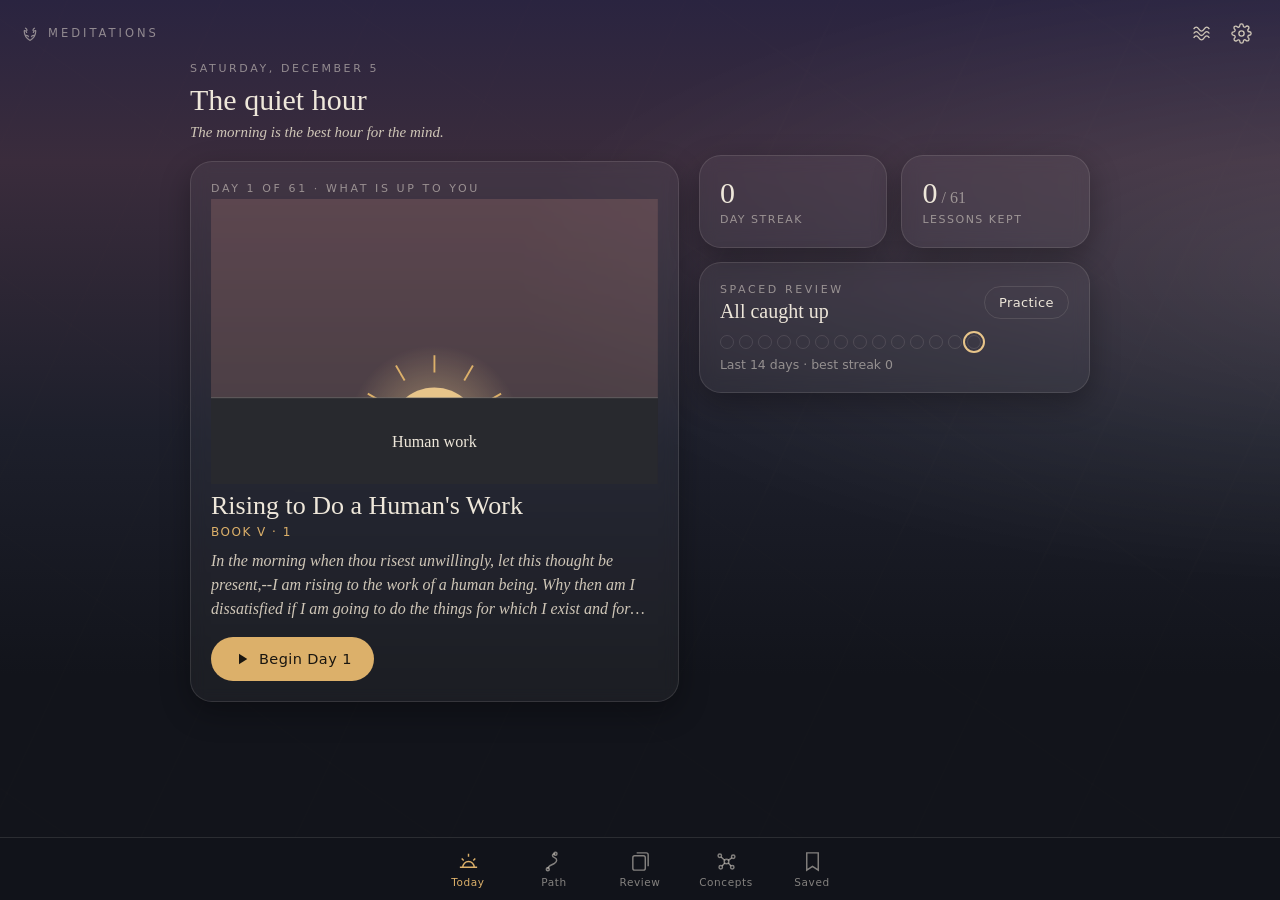
<file: meditations/index.html>
<!DOCTYPE html>
<html lang="en">
<head>
<meta charset="utf-8">
<meta name="viewport" content="width=device-width,initial-scale=1,viewport-fit=cover">
<meta name="theme-color" content="#efe7da">
<title>Meditations</title>
<meta name="description" content="A 61-day visual, audio-guided study of Marcus Aurelius&#39;s Meditations: one teaching a morning, with plain-English lessons, narration and spaced review.">
<link rel="canonical" href="https://1thomasalan.github.io/smartcardiofit/meditations/">
<meta property="og:type" content="website">
<meta property="og:site_name" content="Meditations: A Daily Study">
<meta property="og:title" content="Meditations: A Daily Study">
<meta property="og:description" content="A 61-day visual, audio-guided study of Marcus Aurelius&#39;s Meditations: one teaching a morning, with plain-English lessons, narration and spaced review.">
<meta property="og:url" content="https://1thomasalan.github.io/smartcardiofit/meditations/">
<meta property="og:image" content="https://1thomasalan.github.io/smartcardiofit/meditations/og-image.jpg">
<meta property="og:image:width" content="1200">
<meta property="og:image:height" content="630">
<meta property="og:image:alt" content="Meditations, a daily study of Marcus Aurelius, with a rising sun">
<meta name="twitter:card" content="summary_large_image">
<meta name="twitter:title" content="Meditations: A Daily Study">
<meta name="twitter:description" content="A 61-day visual, audio-guided study of Marcus Aurelius&#39;s Meditations: one teaching a morning, with plain-English lessons, narration and spaced review.">
<meta name="twitter:image" content="https://1thomasalan.github.io/smartcardiofit/meditations/og-image.jpg">
<link rel="manifest" href="manifest.webmanifest">
<link rel="icon" href="icon-192.png">
<link rel="apple-touch-icon" href="icon-192.png">
<style>
:root{
 --bg:#f2ece2;--bg2:#e9e0d1;--ink:#2a2520;--ink2:#4a4239;--mut:#8a7f72;--line:rgba(42,37,32,.12);
 --card:rgba(255,253,249,.62);--card2:rgba(255,253,249,.85);--gold:#a8742f;--gold2:#c9964f;--rose:#d79c86;--green:#3f7f62;
 --dawn:linear-gradient(180deg,#f6d8bd 0%,#f1d3c6 22%,#e9dccd 46%,rgba(242,236,226,0) 72%);
 --water1:rgba(120,150,170,.35);--water0:rgba(120,150,170,.08);--shadow:0 10px 30px rgba(80,60,30,.08);
 --serif:"Iowan Old Style","Palatino Linotype",Palatino,"Book Antiqua","Noto Serif",Georgia,serif;
 --sans:system-ui,-apple-system,"Segoe UI",Roboto,sans-serif;--fs:1;
}
body[data-theme=night]{
 --bg:#12141b;--bg2:#1a1d26;--ink:#eee7da;--ink2:#cfc6b7;--mut:rgba(238,231,218,.52);--line:rgba(238,231,218,.12);
 --card:rgba(255,255,255,.045);--card2:rgba(30,33,44,.92);--gold:#dcb06a;--gold2:#e8c58a;--rose:#c48a7a;--green:#6fb894;
 --dawn:linear-gradient(180deg,#2a2440 0%,#3a2c3c 18%,#1d1f2b 48%,rgba(18,20,27,0) 75%);
 --water1:rgba(140,170,200,.3);--water0:rgba(140,170,200,.05);--shadow:0 10px 30px rgba(0,0,0,.3);
}
*{box-sizing:border-box;-webkit-tap-highlight-color:transparent}
html,body{margin:0;height:100%;background:var(--bg);color:var(--ink);font-family:var(--serif);overflow:hidden}
button,input,select,textarea{font:inherit;color:inherit}
button{background:none;border:0;cursor:pointer;padding:0}
.bg{position:fixed;inset:0;background:var(--dawn),var(--bg);z-index:0;transition:background 1s}
.bg::after{content:"";position:absolute;inset:0;opacity:.5;background:
 radial-gradient(120% 60% at 110% 30%,rgba(255,255,255,.35),transparent 60%),
 repeating-linear-gradient(115deg,transparent 0 60px,rgba(140,120,95,.035) 61px 62px,transparent 63px 140px),
 repeating-linear-gradient(35deg,transparent 0 90px,rgba(140,120,95,.03) 91px 92px,transparent 93px 210px)}
body[data-theme=night] .bg::after{opacity:.35}
.app{position:relative;z-index:1;height:100%;display:flex;flex-direction:column}
.top{display:flex;align-items:center;justify-content:space-between;padding:calc(env(safe-area-inset-top) + 14px) 20px 6px;font-family:var(--sans);font-size:11.5px;letter-spacing:3px;text-transform:uppercase;color:var(--mut)}
.brand{display:flex;align-items:center;gap:8px}
.brand svg{width:20px;height:20px}
.ic{width:38px;height:38px;border-radius:50%;display:grid;place-items:center;color:var(--ink2)}
.ic svg{width:21px;height:21px}
.ic.on{color:var(--gold);background:rgba(168,116,47,.1)}
main{flex:1;overflow-y:auto;overflow-x:hidden;padding:4px 20px calc(96px + env(safe-area-inset-bottom));scroll-behavior:smooth}
.inner{max-width:900px;margin:0 auto}
.tabs{position:fixed;left:0;right:0;bottom:0;z-index:3;display:flex;justify-content:space-around;padding:8px 6px calc(env(safe-area-inset-bottom) + 8px);background:color-mix(in srgb,var(--bg) 82%,transparent);backdrop-filter:blur(16px);border-top:1px solid var(--line)}
.tabs button{display:flex;flex-direction:column;align-items:center;gap:3px;font-family:var(--sans);font-size:10.5px;letter-spacing:.6px;color:var(--mut);min-width:58px;padding:4px 0;position:relative}
.tabs svg{width:23px;height:23px}
.tabs button.on{color:var(--gold)}
.tabs .badge{position:absolute;top:0;right:12px;background:var(--gold);color:var(--bg);font-size:9.5px;border-radius:9px;min-width:16px;height:16px;line-height:16px;padding:0 4px;font-weight:700}
h1,h2,h3{font-weight:400;margin:0}
.eyebrow{font-family:var(--sans);font-size:11px;letter-spacing:2.6px;text-transform:uppercase;color:var(--mut)}
.greet h1{font-size:calc(30px*var(--fs));line-height:1.15;margin-top:8px}
.greet p{margin:6px 0 0;color:var(--ink2);font-style:italic;font-size:calc(15px*var(--fs))}
.card{background:var(--card);border:1px solid var(--line);border-radius:22px;padding:20px;box-shadow:var(--shadow);backdrop-filter:blur(8px)}
.hero{margin-top:20px;position:relative;overflow:hidden}
.hero .viz{width:100%;height:auto;display:block;margin:4px 0 6px}
.hero h2{font-size:calc(26px*var(--fs));line-height:1.2;margin:6px 0 4px}
.hero .ref{font-family:var(--sans);font-size:12px;color:var(--gold);letter-spacing:1.5px;text-transform:uppercase}
.hero blockquote{margin:10px 0 0;font-style:italic;color:var(--ink2);font-size:calc(16px*var(--fs));line-height:1.5;display:-webkit-box;-webkit-line-clamp:3;-webkit-box-orient:vertical;overflow:hidden}
.btn{display:inline-flex;align-items:center;justify-content:center;gap:8px;padding:13px 22px;border-radius:999px;background:var(--ink);color:var(--bg);font-family:var(--sans);font-size:14.5px;letter-spacing:.4px;font-weight:500}
.btn.gold{background:var(--gold);color:#fff}
body[data-theme=night] .btn.gold{color:#1a1610}
.btn.ghost{background:transparent;color:var(--ink);border:1px solid var(--line)}
.btn.sm{padding:8px 14px;font-size:13px}
.btn svg{width:18px;height:18px}
.row{display:flex;gap:10px;flex-wrap:wrap;align-items:center}
.grid2{display:grid;grid-template-columns:1fr 1fr;gap:14px;margin-top:14px}
.stat b{display:block;font-size:calc(30px*var(--fs));font-weight:400;line-height:1.1}
.stat span{font-family:var(--sans);font-size:11px;letter-spacing:1.5px;text-transform:uppercase;color:var(--mut)}
.dots{display:flex;gap:5px;margin-top:12px;flex-wrap:wrap}
.dots i{width:14px;height:14px;border-radius:50%;border:1px solid var(--line);display:block}
.dots i.on{background:var(--gold);border-color:var(--gold)}
.dots i.today{outline:2px solid var(--gold2);outline-offset:2px}
.section-t{margin:28px 0 12px;display:flex;align-items:baseline;justify-content:space-between}
.section-t h3{font-size:calc(21px*var(--fs))}
.thought{font-style:italic;font-size:calc(18px*var(--fs));line-height:1.5}
.muted{color:var(--mut)}
.small{font-family:var(--sans);font-size:12.5px;color:var(--mut)}
/* journey */
.journey{width:100%;height:auto;display:block}
.journey .st{font-family:var(--serif)}
.theme-block{margin-top:18px}
.theme-block h4{margin:0 0 10px;font-weight:400;font-size:calc(18px*var(--fs));display:flex;gap:10px;align-items:baseline}
.theme-block h4 small{font-family:var(--sans);font-size:11px;letter-spacing:1.5px;color:var(--mut);text-transform:uppercase}
.stones{display:grid;grid-template-columns:repeat(auto-fill,minmax(150px,1fr));gap:10px}
.stone{text-align:left;background:var(--card);border:1px solid var(--line);border-radius:16px;padding:12px 14px;min-height:78px;display:flex;flex-direction:column;justify-content:space-between}
.stone .n{font-family:var(--sans);font-size:11px;letter-spacing:1.2px;color:var(--mut)}
.stone .t{font-size:calc(14.5px*var(--fs));line-height:1.3;margin-top:4px}
.stone.done{border-color:color-mix(in srgb,var(--gold) 45%,transparent)}
.stone.done .n{color:var(--gold)}
.stone.cur{background:var(--card2);border-color:var(--gold);box-shadow:0 0 0 3px rgba(168,116,47,.12)}
.stone.locked{opacity:.45}
/* lesson */
.lesson{position:fixed;inset:0;z-index:6;background:var(--bg);overflow-y:auto;transform:translateY(100%);transition:transform .5s cubic-bezier(.2,.8,.2,1)}
.lesson.show{transform:none}
.lesson .lbg{position:fixed;inset:0;background:var(--dawn);pointer-events:none;opacity:.9}
.lbar{position:sticky;top:0;z-index:2;display:flex;align-items:center;justify-content:space-between;padding:calc(env(safe-area-inset-top) + 10px) 14px 8px;background:color-mix(in srgb,var(--bg) 70%,transparent);backdrop-filter:blur(14px)}
.prog{position:absolute;left:0;bottom:0;height:2px;background:var(--gold);width:0;transition:width .2s}
.lwrap{position:relative;max-width:1000px;margin:0 auto;padding:6px 22px calc(60px + env(safe-area-inset-bottom))}
.lhead .eyebrow{color:var(--gold)}
.lhead h1{font-size:calc(32px*var(--fs));line-height:1.15;margin:8px 0 2px}
.passage{margin:22px 0 6px;position:relative}
.passage blockquote{margin:0;font-size:calc(21px*var(--fs));line-height:1.6;font-style:italic;color:var(--ink)}
.passage blockquote::before{content:"\201C";position:absolute;left:-6px;top:-30px;font-size:80px;color:var(--gold);opacity:.25;font-style:normal}
.cite{margin-top:12px;font-family:var(--sans);font-size:12px;letter-spacing:1.6px;text-transform:uppercase;color:var(--mut)}
.plain{margin-top:14px;padding:14px 16px;border-left:3px solid var(--gold2);background:var(--card);border-radius:0 14px 14px 0;font-size:calc(16.5px*var(--fs));line-height:1.55}
.plain .eyebrow{display:block;margin-bottom:6px}
.tools{display:flex;gap:8px;margin-top:16px;flex-wrap:wrap}
.chip{display:inline-flex;align-items:center;gap:7px;padding:9px 14px;border-radius:999px;border:1px solid var(--line);font-family:var(--sans);font-size:13px;color:var(--ink2);background:var(--card)}
.chip svg{width:17px;height:17px}
.chip.on{border-color:var(--gold);color:var(--gold);background:rgba(168,116,47,.1)}
.vizcard{margin:22px 0;padding:14px 12px 16px}
.vizcard .viz{width:100%;height:auto;display:block}
.vizcard p{margin:8px 6px 0;text-align:center;font-style:italic;color:var(--ink2);font-size:calc(15px*var(--fs));line-height:1.45}
.block{margin:26px 0}
.block h3{font-size:calc(20px*var(--fs));margin:6px 0 10px;display:flex;align-items:center;gap:10px}
.block h3 svg{width:20px;height:20px;color:var(--gold);flex:none}
.prose p{font-size:calc(17px*var(--fs));line-height:1.65;margin:0 0 14px;color:var(--ink)}
.reading{background:linear-gradient(90deg,rgba(201,150,79,.16),transparent);border-radius:10px}
.keycard{background:var(--ink);color:var(--bg);border-radius:22px;padding:22px;position:relative;overflow:hidden}
.keycard .eyebrow{color:color-mix(in srgb,var(--bg) 60%,transparent)}
.keycard p{font-size:calc(21px*var(--fs));line-height:1.4;margin:8px 0 0}
.keycard::after{content:"";position:absolute;right:-40px;top:-40px;width:140px;height:140px;border-radius:50%;background:radial-gradient(circle,rgba(201,150,79,.5),transparent 70%)}
textarea{width:100%;min-height:130px;border-radius:16px;border:1px solid var(--line);background:var(--card2);padding:14px;font-size:calc(16px*var(--fs));line-height:1.55;resize:vertical;font-family:var(--serif)}
textarea:focus{outline:2px solid var(--gold2);outline-offset:1px}
.q{margin:16px 0;padding:16px;border-radius:18px;background:var(--card);border:1px solid var(--line)}
.q p{margin:0 0 10px;font-size:calc(16.5px*var(--fs));line-height:1.45}
.q .opts{display:grid;gap:8px}
.q .opts button{text-align:left;padding:11px 14px;border-radius:12px;border:1px solid var(--line);background:var(--card2);font-family:var(--sans);font-size:14px;line-height:1.35}
.q .opts button.right{border-color:var(--green);background:color-mix(in srgb,var(--green) 14%,transparent)}
.q .opts button.wrong{border-color:var(--rose);background:color-mix(in srgb,var(--rose) 16%,transparent);opacity:.8}
.q .flash .back .rlab,.rkeep .rlab{margin:16px 0 6px;font-size:11px}.flash .back .rlab:first-child{margin-top:0}
.flash .back p.quote,.rkeep .quote{font-size:calc(21px*var(--fs));line-height:1.4;font-family:var(--serif);color:var(--ink);margin:0}
.flash .back p.plain,.rkeep .plain{font-size:calc(16px*var(--fs));line-height:1.55;font-family:var(--serif);color:var(--ink);margin:0}
.rkeep{margin-top:16px;padding-top:14px;border-top:1px solid var(--line);text-align:left}
.why{margin-top:10px;font-family:var(--sans);font-size:13px;color:var(--ink2);line-height:1.45;display:none}
.q.answered .why{display:block}
.finish{text-align:center;margin:36px 0 10px}
.done-ov{position:fixed;inset:0;z-index:8;display:none;align-items:center;justify-content:center;flex-direction:column;text-align:center;padding:30px;background:color-mix(in srgb,var(--bg) 88%,transparent);backdrop-filter:blur(10px)}
.done-ov.show{display:flex;animation:fade 1.2s}
.done-ov h2{font-size:34px;margin-top:10px}
.done-ov p{max-width:420px;color:var(--ink2);line-height:1.5}
.laurel{width:120px;height:120px;color:var(--gold)}
@keyframes fade{from{opacity:0}to{opacity:1}}
/* svg viz classes */
.viz text{font-family:var(--serif)}
.vt{fill:var(--ink)}.vmut{fill:var(--mut)}.vcap{fill:var(--mut);font-family:var(--sans)!important;letter-spacing:2px}
.vgold-t{fill:var(--gold)}.vgold-f{fill:var(--gold2)}.vgold-s{stroke:var(--gold)}.vbg-f{fill:var(--bg)}
.vline{stroke:var(--line);stroke-width:1.2;fill:none}body[data-theme] .vline{stroke:color-mix(in srgb,var(--ink) 22%,transparent)}
.vmut-s{stroke:var(--mut)}.vmut-f{fill:var(--mut)}.vink-s{stroke:var(--ink2)}.vink-f{fill:var(--ink2)}
.vcard{fill:var(--card2);stroke:var(--line)}
.sg1{stop-color:var(--gold2);stop-opacity:.55}.sg0{stop-color:var(--gold2);stop-opacity:0}
.sw0{stop-color:var(--water0)}.sw1{stop-color:var(--water1)}
.vwater{fill:var(--water1)}.vwave{stroke:var(--ink2);stroke-width:1.6;opacity:.6}
.vrock{fill:color-mix(in srgb,var(--ink) 55%,var(--bg))}
.vflow{stroke:var(--card2);stroke-width:1.6;opacity:.8}
.vcandle{fill:color-mix(in srgb,var(--bg2) 60%,#fff8ec);stroke:var(--line)}
.vflame{fill:#f0a64a}
.vwing{fill:color-mix(in srgb,var(--bg) 70%,#9ec3d8);opacity:.8}
.vgem{fill:#3f8f6b;opacity:.9}.vgem-l{stroke:rgba(255,255,255,.55);stroke-width:1.2;fill:none}.vgem-glow{fill:#3f8f6b;opacity:.12}
.vgreen-f{fill:#5f9a6f}.vgreen-s{stroke:#5f9a6f;stroke-width:2.5}.vtrunk-s{stroke:#8a6a48;stroke-width:4;fill:none;stroke-linecap:round}
.vdawn{fill:color-mix(in srgb,var(--rose) 22%,transparent)}.vsun{fill:var(--gold2)}.vland{fill:color-mix(in srgb,var(--ink) 10%,var(--bg))}
.vdrop{fill:#7fa9c4}
/* review */
.flash{min-height:300px;display:flex;flex-direction:column;justify-content:center;text-align:center;padding:30px 24px;margin-top:16px}
.flash .front{font-size:calc(22px*var(--fs));line-height:1.35}
.flash .back{margin-top:22px;padding-top:22px;border-top:1px solid var(--line);display:none}
.flash.flip .back{display:block;animation:fade .6s}
.flash .back p{font-size:calc(19px*var(--fs));line-height:1.45;margin:0}
.flash .back blockquote{margin:14px 0 0;font-style:italic;color:var(--ink2);font-size:calc(15px*var(--fs));line-height:1.5}
.rate{display:grid;grid-template-columns:1fr 1fr 1fr;gap:10px;margin-top:16px}
.rate button{padding:13px 0;border-radius:14px;border:1px solid var(--line);background:var(--card);font-family:var(--sans);font-size:14px}
.rate small{display:block;font-size:11px;color:var(--mut);margin-top:2px}
.pbar{height:4px;border-radius:2px;background:var(--line);overflow:hidden;margin-top:10px}.pbar i{display:block;height:100%;background:var(--gold);transition:width .4s}
/* concept map */
.cmap{width:100%;height:auto;display:block;touch-action:manipulation}
.cmap text{font-family:var(--serif)}
/* saved */
.saved{margin-top:12px}
.saved blockquote{margin:6px 0 10px;font-style:italic;font-size:calc(16.5px*var(--fs));line-height:1.55}
/* sheet */
.scrim{position:fixed;inset:0;z-index:9;background:rgba(0,0,0,.28);opacity:0;pointer-events:none;transition:.3s}.scrim.show{opacity:1;pointer-events:auto}
.sheet{position:fixed;left:0;right:0;bottom:0;z-index:10;max-width:640px;margin:0 auto;max-height:88vh;overflow-y:auto;background:var(--card2);backdrop-filter:blur(20px);border-radius:26px 26px 0 0;border:1px solid var(--line);padding:22px 22px calc(env(safe-area-inset-bottom) + 28px);transform:translateY(105%);transition:transform .45s cubic-bezier(.2,.8,.2,1);font-family:var(--sans)}
body[data-theme=dawn] .sheet,body:not([data-theme=night]) .sheet{background:#f7f2ea}
.sheet.show{transform:none}
.sheet h3{font-family:var(--serif);font-size:24px;margin-bottom:10px}
.opt{display:flex;justify-content:space-between;align-items:center;gap:12px;padding:13px 0;border-bottom:1px solid var(--line);font-size:14.5px}
.opt label{flex:1}
.seg{display:flex;gap:6px;flex-wrap:wrap;justify-content:flex-end}.seg button{padding:7px 12px;border-radius:999px;border:1px solid var(--line);font-size:13px;color:var(--mut)}.seg button.on{border-color:var(--gold);color:var(--ink);background:rgba(168,116,47,.12)}
select{max-width:200px;padding:8px;border-radius:10px;border:1px solid var(--line);background:var(--card2)}
input[type=range]{accent-color:var(--gold);width:140px}
.sw{width:46px;height:28px;border-radius:14px;background:var(--line);position:relative;transition:.2s;flex:none}.sw::after{content:"";position:absolute;top:3px;left:3px;width:22px;height:22px;border-radius:50%;background:#fff;transition:.2s;box-shadow:0 1px 3px rgba(0,0,0,.2)}.sw.on{background:var(--gold)}.sw.on::after{left:21px}
.toast{position:fixed;left:50%;bottom:calc(90px + env(safe-area-inset-bottom));transform:translateX(-50%) translateY(20px);opacity:0;z-index:12;background:var(--ink);color:var(--bg);padding:10px 18px;border-radius:999px;font-family:var(--sans);font-size:13.5px;transition:.3s;pointer-events:none;white-space:nowrap}
.toast.show{opacity:1;transform:translateX(-50%)}
/* wide (unfolded Fold) */
@media (min-width:720px){
 main{padding-left:32px;padding-right:32px}
 .homegrid{display:grid;grid-template-columns:1.25fr 1fr;gap:20px;align-items:start}
 .homegrid .hero{margin-top:20px}
 .lgrid{display:grid;grid-template-columns:1fr 1fr;gap:34px;align-items:start}
 .lgrid .lcol1{position:sticky;top:70px}
 .passage blockquote{font-size:calc(22px*var(--fs))}
 .tabs{justify-content:center;gap:28px}
}
@media (max-width:360px){.greet h1{font-size:26px}.passage blockquote{font-size:19px}main{padding-left:16px;padding-right:16px}}
</style>
</head>
<body data-theme="dawn">
<div class="bg"></div>
<div class="app">
 <header class="top">
  <div class="brand"><svg viewBox="0 0 24 24" fill="none" stroke="currentColor" stroke-width="1.4"><path d="M12 21c-5-3-7-7-7-12M12 21c5-3 7-7 7-12"/><path d="M5 9c2 0 3 1 3 3M6 6c2 .5 2.5 2 2.3 3.4M19 9c-2 0-3 1-3 3M18 6c-2 .5-2.5 2-2.3 3.4M7 15c1.5-.2 3 .5 3.3 2M17 15c-1.5-.2-3 .5-3.3 2"/></svg>Meditations</div>
  <div class="row" style="gap:2px">
   <button class="ic" id="ambBtn" aria-label="Ambient sound"><svg viewBox="0 0 24 24" fill="none" stroke="currentColor" stroke-width="1.5"><path d="M3 12c2-3 4-3 6 0s4 3 6 0 4-3 6 0M3 17c2-3 4-3 6 0s4 3 6 0 4-3 6 0M3 7c2-3 4-3 6 0s4 3 6 0 4-3 6 0"/></svg></button>
   <button class="ic" id="setBtn" aria-label="Settings"><svg viewBox="0 0 24 24" fill="none" stroke="currentColor" stroke-width="1.5"><circle cx="12" cy="12" r="3"/><path d="M19.4 15a1.7 1.7 0 0 0 .3 1.8l.1.1a2 2 0 1 1-2.8 2.8l-.1-.1a1.7 1.7 0 0 0-1.8-.3 1.7 1.7 0 0 0-1 1.5V21a2 2 0 1 1-4 0v-.1a1.7 1.7 0 0 0-1.1-1.5 1.7 1.7 0 0 0-1.8.3l-.1.1a2 2 0 1 1-2.8-2.8l.1-.1a1.7 1.7 0 0 0 .3-1.8 1.7 1.7 0 0 0-1.5-1H3a2 2 0 1 1 0-4h.1a1.7 1.7 0 0 0 1.5-1.1 1.7 1.7 0 0 0-.3-1.8l-.1-.1a2 2 0 1 1 2.8-2.8l.1.1a1.7 1.7 0 0 0 1.8.3H9a1.7 1.7 0 0 0 1-1.5V3a2 2 0 1 1 4 0v.1a1.7 1.7 0 0 0 1 1.5 1.7 1.7 0 0 0 1.8-.3l.1-.1a2 2 0 1 1 2.8 2.8l-.1.1a1.7 1.7 0 0 0-.3 1.8V9a1.7 1.7 0 0 0 1.5 1H21a2 2 0 1 1 0 4h-.1a1.7 1.7 0 0 0-1.5 1z"/></svg></button>
  </div>
 </header>
 <main id="view"><div class="inner" id="inner"></div></main>
 <nav class="tabs" id="tabs">
  <button data-tab="today" class="on"><svg viewBox="0 0 24 24" fill="none" stroke="currentColor" stroke-width="1.5"><path d="M3 18h18M6 18a6 6 0 0 1 12 0M12 4v3M4.9 8.9l2.1 2.1M19.1 8.9 17 11"/></svg>Today</button>
  <button data-tab="path"><svg viewBox="0 0 24 24" fill="none" stroke="currentColor" stroke-width="1.5"><path d="M5 20c0-4 4-4 7-6s3-5 0-6-3-4 1-4"/><circle cx="5" cy="20" r="1.6"/><circle cx="13" cy="4" r="1.6"/></svg>Path</button>
  <button data-tab="review"><svg viewBox="0 0 24 24" fill="none" stroke="currentColor" stroke-width="1.5"><rect x="4" y="6" width="13" height="15" rx="2"/><path d="M8 3h10a2 2 0 0 1 2 2v12"/></svg>Review<span class="badge" id="dueBadge" hidden></span></button>
  <button data-tab="map"><svg viewBox="0 0 24 24" fill="none" stroke="currentColor" stroke-width="1.5"><circle cx="12" cy="12" r="2.4"/><circle cx="5" cy="6" r="1.8"/><circle cx="19" cy="7" r="1.8"/><circle cx="6" cy="18" r="1.8"/><circle cx="18" cy="18" r="1.8"/><path d="M10 10.6 6.4 7.2M14 10.8l3.4-2.6M10.2 13.6l-2.8 3M13.9 13.5l2.8 3.2"/></svg>Concepts</button>
  <button data-tab="saved"><svg viewBox="0 0 24 24" fill="none" stroke="currentColor" stroke-width="1.5"><path d="M6 3h12v18l-6-4-6 4z"/></svg>Saved</button>
 </nav>
</div>

<section class="lesson" id="lesson"><div class="lbg"></div>
 <div class="lbar"><button class="ic" id="lClose" aria-label="Close"><svg viewBox="0 0 24 24" fill="none" stroke="currentColor" stroke-width="1.6"><path d="M6 9l6 6 6-6"/></svg></button>
  <span class="eyebrow" id="lBarT"></span>
  <button class="ic" id="lSave" aria-label="Save passage"><svg viewBox="0 0 24 24" fill="none" stroke="currentColor" stroke-width="1.5"><path d="M6 3h12v18l-6-4-6 4z"/></svg></button>
  <div class="prog" id="lProg"></div></div>
 <div class="lwrap" id="lBody"></div>
</section>
<div class="done-ov" id="doneOv"></div>
<div class="scrim" id="scrim"></div>
<div class="sheet" id="sheet"></div>
<div class="toast" id="toast"></div>
<script src="lessons.js"></script>
<script src="visuals.js"></script>
<script src="app.js"></script>
</body>
</html>
</file>
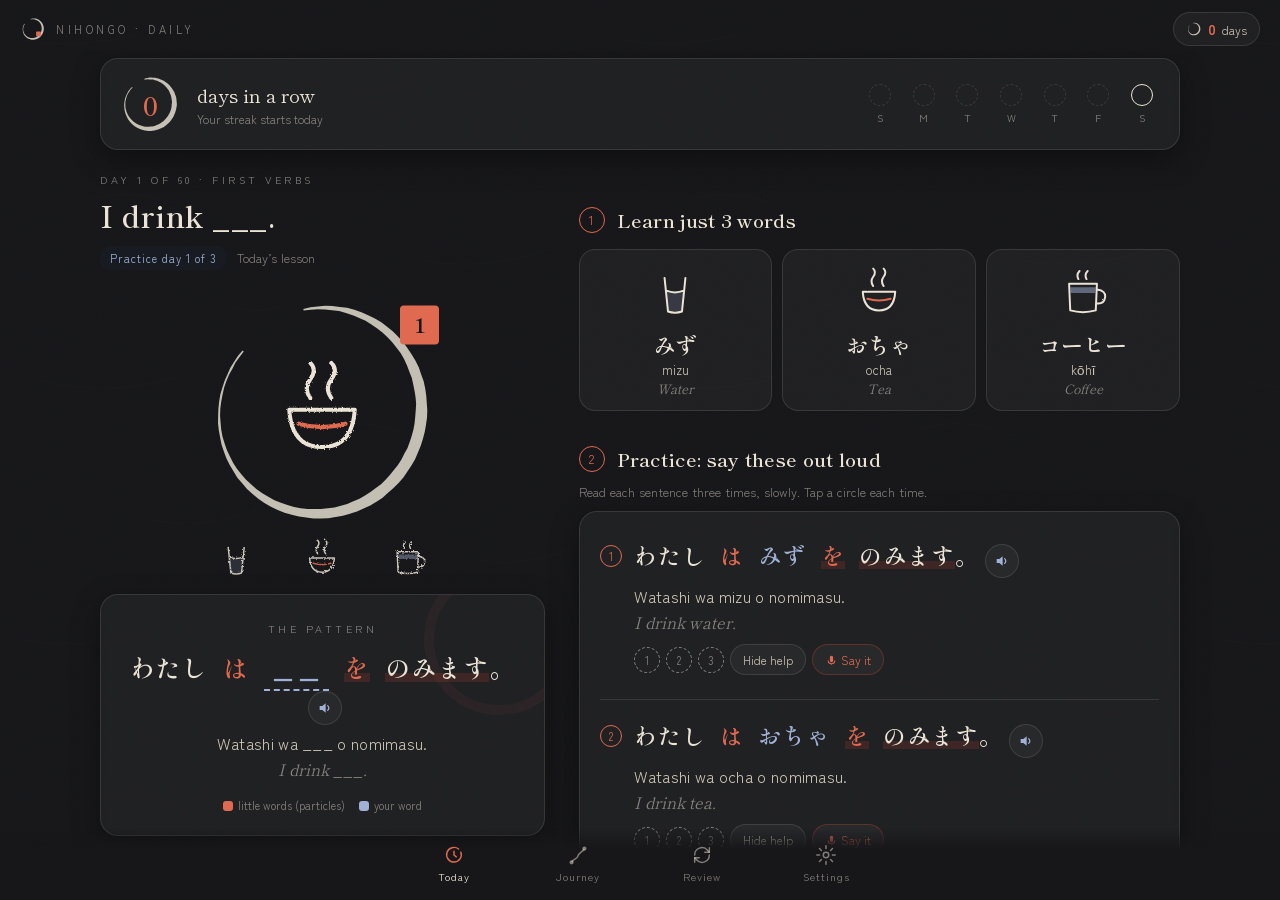
<file: nihongo/index.html>
<!DOCTYPE html>
<html lang="en">
<head>
<meta charset="utf-8">
<meta name="viewport" content="width=device-width,initial-scale=1,viewport-fit=cover">
<meta name="theme-color" content="#f3eee3">
<title>Japanese Daily Practice</title>
<link rel="manifest" href="manifest.webmanifest">
<link rel="icon" href="icon-192.png">
<link rel="apple-touch-icon" href="icon-192.png">
<link rel="preconnect" href="https://fonts.googleapis.com">
<link rel="preconnect" href="https://fonts.gstatic.com" crossorigin>
<link href="https://fonts.googleapis.com/css2?family=Shippori+Mincho:wght@400;600;700&family=Zen+Kaku+Gothic+New:wght@400;500&display=swap" rel="stylesheet">
<style>
:root{
 --paper:#f3eee3;--paper2:#e9e1d1;--card:rgba(255,252,245,.66);--ink:#1f1d1b;--ink2:#4b4640;--mut:#8b8275;--line:rgba(31,29,27,.12);
 --ai:#2f4262;--ai2:#4a5f83;--shu:#c4432b;--shu2:#d9694f;--moss:#5d7052;--shadow:0 1px 0 rgba(255,255,255,.6) inset,0 8px 24px rgba(60,45,25,.07);
 --serif:"Shippori Mincho","Noto Serif JP","Hiragino Mincho ProN","Yu Mincho",serif;
 --sans:"Zen Kaku Gothic New","Noto Sans JP",system-ui,sans-serif;--k:1;
}
body[data-theme=sumi]{
 --paper:#17171a;--paper2:#202024;--card:rgba(255,255,255,.04);--ink:#ebe4d6;--ink2:#cbc3b4;--mut:rgba(235,228,214,.5);--line:rgba(235,228,214,.12);
 --ai:#9fb1d4;--ai2:#b8c6e2;--shu:#e06a50;--shu2:#ec8a72;--moss:#93a985;--shadow:0 10px 28px rgba(0,0,0,.35);
}
*{box-sizing:border-box;-webkit-tap-highlight-color:transparent}
html,body{margin:0;height:100%;background:var(--paper);color:var(--ink);font-family:var(--serif);overflow:hidden}
button,input,select{font:inherit;color:inherit}
button{background:none;border:0;cursor:pointer;padding:0}
/* washi texture */
.washi{position:fixed;inset:0;z-index:0;background:var(--paper);pointer-events:none}
.washi::before{content:"";position:absolute;inset:0;opacity:.55;background-image:url("data:image/svg+xml,%3Csvg xmlns='http://www.w3.org/2000/svg' width='260' height='260'%3E%3Cfilter id='f'%3E%3CfeTurbulence type='fractalNoise' baseFrequency='.75' numOctaves='3' stitchTiles='stitch'/%3E%3CfeColorMatrix values='0 0 0 0 .45 0 0 0 0 .38 0 0 0 0 .28 0 0 0 .09 0'/%3E%3C/filter%3E%3Crect width='100%25' height='100%25' filter='url(%23f)'/%3E%3C/svg%3E")}
.washi::after{content:"";position:absolute;inset:0;opacity:.5;background-image:url("data:image/svg+xml,%3Csvg xmlns='http://www.w3.org/2000/svg' width='600' height='600'%3E%3Cg fill='none' stroke='%23927f63' stroke-opacity='.11' stroke-width='.7'%3E%3Cpath d='M20 40q60 10 120-6M300 80q50 22 110 4M90 200q40-14 90 6M420 260q60 12 130-10M40 380q70 18 140-4M320 430q40-16 100 8M150 520q60 10 110-12M480 560q40 8 90-10M220 300q30 20 70 2'/%3E%3C/g%3E%3C/svg%3E")}
body[data-theme=sumi] .washi::before{opacity:.35;filter:invert(1)}
body[data-theme=sumi] .washi::after{opacity:.25}
.app{position:relative;z-index:1;height:100%;display:flex;flex-direction:column}
.top{display:flex;align-items:center;justify-content:space-between;padding:calc(env(safe-area-inset-top) + 12px) 20px 4px}
.brand{display:flex;align-items:center;gap:10px;font-family:var(--sans);font-size:11px;letter-spacing:3.5px;text-transform:uppercase;color:var(--mut)}
.brand svg{width:26px;height:26px}
.streak{display:flex;align-items:center;gap:6px;font-family:var(--sans);font-size:12px;color:var(--ink2);padding:6px 12px;border:1px solid var(--line);border-radius:20px;background:var(--card)}
.streak b{color:var(--shu);font-weight:600;font-size:14px}
main{flex:1;overflow-y:auto;overflow-x:hidden;padding:6px 20px calc(140px + env(safe-area-inset-bottom));scroll-behavior:smooth}
.view{display:none;max-width:1080px;margin:0 auto;animation:fade .5s ease}
.view.on{display:block}
@keyframes fade{from{opacity:0;transform:translateY(6px)}to{opacity:1;transform:none}}
.tabs{position:fixed;left:0;right:0;bottom:0;z-index:5;display:flex;justify-content:center;gap:4px;padding:8px 10px calc(8px + env(safe-area-inset-bottom));background:linear-gradient(transparent,var(--paper) 30%)}
.tabs button{flex:1;max-width:120px;display:flex;flex-direction:column;align-items:center;gap:3px;padding:8px 4px;border-radius:14px;font-family:var(--sans);font-size:10.5px;letter-spacing:1px;color:var(--mut)}
.tabs svg{width:22px;height:22px;fill:none;stroke:currentColor;stroke-width:1.6;stroke-linecap:round;stroke-linejoin:round}
.tabs button.on{color:var(--ink)}
.tabs button.on svg{stroke:var(--shu)}
.dot{position:absolute;margin-left:18px;margin-top:-2px;width:7px;height:7px;border-radius:50%;background:var(--shu)}
/* type */
.eyebrow{font-family:var(--sans);font-size:10.5px;letter-spacing:3.5px;text-transform:uppercase;color:var(--mut);margin:0 0 10px}
h1{font-weight:600;font-size:calc(30px*var(--k));line-height:1.2;margin:0 0 6px;letter-spacing:.5px}
h2{font-weight:600;font-size:19px;margin:0 0 12px;letter-spacing:.3px}
.sub{color:var(--ink2);font-size:15px;line-height:1.6}
.card{background:var(--card);border:1px solid var(--line);border-radius:18px;padding:20px;margin:0 0 18px;box-shadow:var(--shadow);backdrop-filter:blur(2px)}
.sec{margin:34px 0 16px;display:flex;align-items:center;gap:12px}
.sec .n{width:26px;height:26px;border-radius:50%;border:1.3px solid var(--shu);color:var(--shu);display:grid;place-items:center;font-family:var(--sans);font-size:12px;flex:none}
.sec h2{margin:0}
.hero{display:grid;grid-template-columns:1fr;gap:6px;align-items:center;margin-top:8px}
.scene{width:min(240px,62vw);display:block;margin:0 auto}
.ensof{fill:var(--ink);opacity:.82}
.is{fill:none;stroke:var(--ink);stroke-width:3.4;stroke-linecap:round;stroke-linejoin:round}
.vs{fill:none;stroke:var(--shu);stroke-width:3.6;stroke-linecap:round;stroke-linejoin:round}
.vf{fill:var(--shu)}.if{fill:var(--ai)}
.seal{fill:var(--shu)}
.sealt{fill:#fff6ec;font-family:var(--serif);font-weight:700;font-size:16px}
body[data-theme=sumi] .sealt{fill:#17171a}
.mot{font-family:var(--serif);font-size:38px;fill:var(--ink)}
.mo{width:100%;height:100%}
/* pattern */
.pattern{text-align:center;padding:26px 16px 22px;position:relative;overflow:hidden}
.pattern::before{content:"";position:absolute;right:-30px;top:-30px;width:130px;height:130px;border-radius:50%;border:10px solid var(--shu);opacity:.06}
.jp{font-family:var(--serif);font-weight:600;font-size:calc(28px*var(--k));line-height:1.7;letter-spacing:1px;word-spacing:.32em;color:var(--ink);cursor:pointer;display:inline}
.jp .p{color:var(--shu)}
.jp .h{background:linear-gradient(transparent 68%,rgba(196,67,43,.18) 68%,rgba(196,67,43,.18) 92%,transparent 92%)}
.jp .blank{display:inline-block;min-width:2.6em;border-bottom:2px dashed var(--ai);color:var(--ai);text-align:center}
.jp .fill{color:var(--ai)}
.ro{font-family:var(--sans);color:var(--ink2);font-size:calc(16px*var(--k));margin-top:6px;letter-spacing:.3px}
.en{color:var(--mut);font-size:calc(16px*var(--k));margin-top:2px;font-style:italic}
.legend{display:flex;justify-content:center;gap:14px;margin-top:16px;font-family:var(--sans);font-size:11px;color:var(--mut)}
.legend i{display:inline-block;width:10px;height:10px;border-radius:3px;margin-right:5px;vertical-align:-1px}
.say{display:inline-flex;align-items:center;justify-content:center;width:34px;height:34px;border-radius:50%;border:1px solid var(--line);color:var(--ai);vertical-align:middle;margin-left:6px;flex:none;background:var(--card)}
.say svg{width:16px;height:16px;fill:currentColor}
.say.on{background:var(--ai);color:var(--paper)}
.speaking{animation:glow 1.2s ease-in-out infinite}
@keyframes glow{50%{text-shadow:0 0 18px rgba(196,67,43,.35)}}
/* words */
.words{display:grid;grid-template-columns:repeat(3,1fr);gap:10px}
.word{background:var(--card);border:1px solid var(--line);border-radius:16px;padding:14px 8px 12px;text-align:center;cursor:pointer;transition:transform .2s}
.word:active{transform:scale(.97)}
.word .mo{width:58px;height:58px;display:block;margin:0 auto 6px}
.word .k{font-size:calc(22px*var(--k));font-weight:600}
.word .r{font-family:var(--sans);font-size:13px;color:var(--ink2)}
.word .e{font-size:13px;color:var(--mut);font-style:italic}
/* practice */
.sent{display:flex;gap:12px;align-items:flex-start;padding:16px 0;border-top:1px solid var(--line)}
.sent:first-child{border-top:0;padding-top:4px}
.sent .num{font-family:var(--sans);font-size:11px;color:var(--shu);border:1px solid var(--shu);border-radius:50%;width:22px;height:22px;display:grid;place-items:center;flex:none;margin-top:9px}
.sent .body{flex:1;min-width:0}
.sent .jp{font-size:calc(23px*var(--k))}
.jp .w{white-space:nowrap;display:inline-block}.pattern .jp{font-size:calc(25px*var(--k))}
.sent.hide .ro,.sent.hide .en{filter:blur(7px);opacity:.35;user-select:none}
.reps{display:flex;gap:6px;margin-top:10px;align-items:center;flex-wrap:wrap}
.rep{width:26px;height:26px;border-radius:50%;border:1.3px dashed var(--mut);display:grid;place-items:center;font-family:var(--sans);font-size:11px;color:var(--mut)}
.rep.on{border:0;background:var(--shu);color:#fff6ec}
.chip{font-family:var(--sans);font-size:12px;padding:6px 12px;border-radius:20px;border:1px solid var(--line);color:var(--ink2);background:var(--card)}
.chip.on{border-color:var(--ai);color:var(--ai)}
.chip.mic{color:var(--shu);border-color:rgba(196,67,43,.35)}
.heard{font-family:var(--sans);font-size:12.5px;color:var(--ink2);margin-top:8px}
.heard b{color:var(--moss)}.heard .no{color:var(--shu)}
/* routine */
.step{display:flex;gap:14px;align-items:center;padding:12px 4px;border-top:1px solid var(--line);cursor:pointer}
.step:first-child{border-top:0}
.tick{width:26px;height:26px;border-radius:7px;border:1.4px solid var(--mut);flex:none;display:grid;place-items:center;transition:.25s}
.step.on .tick{background:var(--shu);border-color:var(--shu)}
.step.on .tick::after{content:"";width:11px;height:6px;border-left:2px solid #fff6ec;border-bottom:2px solid #fff6ec;transform:rotate(-45deg) translate(1px,-1px)}
.step.on .tx{color:var(--mut);text-decoration:line-through;text-decoration-color:var(--shu)}
.step .tx{font-size:15.5px;line-height:1.45}
.step .ic{width:30px;height:30px;flex:none;opacity:.8}
.timer{display:flex;align-items:center;gap:16px;margin-top:14px}
.ensot{width:78px;height:78px}
.ensobg{fill:var(--ink);opacity:.08}.ensofg{fill:var(--ink);opacity:.85}
.tlabel{font-family:var(--sans);font-size:13px;color:var(--ink2)}
.tlabel b{display:block;font-family:var(--serif);font-size:24px;color:var(--ink);font-weight:600}
/* remember */
.remember{display:flex;gap:16px;align-items:flex-start;border-left:3px solid var(--shu);border-radius:4px 18px 18px 4px}
.hanko{flex:none;width:46px;height:46px;border-radius:6px;background:var(--shu);color:#fff6ec;display:grid;place-items:center;font-weight:700;font-size:13px;transform:rotate(-4deg);font-family:var(--serif);line-height:1.05;text-align:center}
body[data-theme=sumi] .hanko{color:#17171a}
.remember p{margin:0;font-size:17px;line-height:1.7}
.note{font-size:14.5px;color:var(--ink2);line-height:1.65;text-align:center;padding:4px 14px}
.note b{color:var(--shu);font-weight:600}
/* rating */
.rate{display:grid;grid-template-columns:repeat(3,1fr);gap:10px;margin-top:6px}
.rate button{padding:16px 6px;border-radius:16px;border:1px solid var(--line);background:var(--card);text-align:center;font-size:15px;transition:.2s}
.rate button small{display:block;font-family:var(--sans);font-size:11px;color:var(--mut);margin-top:4px}
.rate button svg{width:34px;height:34px;display:block;margin:0 auto 6px}
.rate button.on{border-color:var(--shu);background:rgba(196,67,43,.07)}
.btn{display:inline-flex;align-items:center;justify-content:center;gap:8px;padding:14px 22px;border-radius:30px;background:var(--ink);color:var(--paper);font-family:var(--sans);font-size:14px;letter-spacing:.5px}
.btn.shu{background:var(--shu);color:#fff6ec}
.btn.ghost{background:none;color:var(--ink);border:1px solid var(--line)}
.btn.wide{width:100%}
.row{display:flex;gap:10px;flex-wrap:wrap}
.ctr{text-align:center}
.mt{margin-top:14px}
.small{font-family:var(--sans);font-size:12.5px;color:var(--mut)}
.link{font-family:var(--sans);font-size:13px;color:var(--ai);text-decoration:underline;text-underline-offset:3px}
.done{text-align:center;padding:30px 20px}
.done .big{width:120px;height:120px;margin:0 auto 10px}
.warm .sent .jp{font-size:calc(20px*var(--k))}
.badge{display:inline-block;font-family:var(--sans);font-size:11px;letter-spacing:1px;padding:4px 10px;border-radius:10px;background:rgba(47,66,98,.1);color:var(--ai);margin-right:6px}
.badge.shu{background:rgba(196,67,43,.1);color:var(--shu)}
/* stats */
.stats{display:grid;grid-template-columns:repeat(3,1fr);gap:10px;margin:8px 0 18px}
.stat{text-align:center;padding:14px 6px;border-radius:16px;border:1px solid var(--line);background:var(--card)}
.stat b{display:block;font-size:26px;font-weight:600}
.stat span{font-family:var(--sans);font-size:11px;color:var(--mut);letter-spacing:1px}
.week{display:flex;justify-content:space-between;gap:6px;margin-top:6px}
.wd{flex:1;text-align:center;font-family:var(--sans);font-size:10.5px;color:var(--mut)}
.wd i{display:block;width:28px;height:28px;margin:0 auto 4px;border-radius:50%;border:1.3px dashed var(--line)}
.wd.on i{border:0;background:var(--shu);opacity:.9}
.wd.today i{border:1.5px solid var(--ink)}
/* journey */
.jmap{width:100%;max-width:520px;display:block;margin:0 auto}
.jpath{fill:none;stroke:var(--ink);stroke-opacity:.18;stroke-width:3;stroke-dasharray:2 7;stroke-linecap:round}
.jstage{font-family:var(--sans);font-size:11px;letter-spacing:3px;text-transform:uppercase;fill:var(--mut)}
.jnum{font-family:var(--serif);font-size:15px;font-weight:600;fill:var(--ink)}
.jnum.dim,.jlab.dim{opacity:.4}
.jdot{fill:var(--paper2);stroke:var(--line)}
.jlab{font-family:var(--serif);font-size:13.5px;fill:var(--ink2)}
.jn{cursor:pointer}
.jpulse{fill:var(--shu);opacity:.12;animation:pulse 2.4s ease-in-out infinite;transform-origin:center}
@keyframes pulse{50%{opacity:.03;transform:scale(1.25)}}
/* review list */
.li{display:flex;align-items:center;gap:14px;padding:14px 4px;border-top:1px solid var(--line);cursor:pointer}
.li:first-child{border-top:0}
.li .mo{width:44px;height:44px;flex:none}
.li .t{flex:1}.li .t div{font-size:16px}.li .t small{font-family:var(--sans);font-size:12px;color:var(--mut)}
/* settings */
.set{display:flex;align-items:center;justify-content:space-between;gap:12px;padding:14px 0;border-top:1px solid var(--line)}
.set:first-child{border-top:0}
.set label{font-size:15px}.set small{display:block;font-family:var(--sans);font-size:12px;color:var(--mut)}
select{background:var(--card);border:1px solid var(--line);border-radius:10px;padding:8px 10px;max-width:56vw}
.seg{display:flex;border:1px solid var(--line);border-radius:20px;overflow:hidden}
.seg button{padding:7px 12px;font-family:var(--sans);font-size:12px;color:var(--mut)}
.seg button.on{background:var(--ink);color:var(--paper)}
.sw{width:46px;height:26px;border-radius:14px;background:var(--line);position:relative;flex:none;transition:.2s}
.sw::after{content:"";position:absolute;left:3px;top:3px;width:20px;height:20px;border-radius:50%;background:var(--paper);box-shadow:0 1px 3px rgba(0,0,0,.2);transition:.2s}
.sw.on{background:var(--shu)}.sw.on::after{left:23px}
/* check overlay */
.ov{position:fixed;inset:0;z-index:20;background:var(--paper);display:none;flex-direction:column;overflow-y:auto}
.ov.on{display:flex;animation:fade .35s}
.ov .washi{position:fixed}
.ovin{position:relative;z-index:1;max-width:640px;width:100%;margin:0 auto;padding:calc(env(safe-area-inset-top) + 18px) 20px 40px}
.ovtop{display:flex;justify-content:space-between;align-items:center;margin-bottom:18px}
.prog{display:flex;gap:6px}.prog i{width:28px;height:4px;border-radius:2px;background:var(--line)}.prog i.on{background:var(--shu)}
.opt{display:block;width:100%;text-align:center;padding:16px 12px;margin:10px 0;border-radius:16px;border:1px solid var(--line);background:var(--card);font-size:calc(21px*var(--k));font-weight:600;word-spacing:.25em;transition:.2s}
.opt.ok{border-color:var(--moss);background:rgba(93,112,82,.12)}
.opt.bad{border-color:var(--shu);background:rgba(196,67,43,.08)}
.bigsay{width:96px;height:96px;border-radius:50%;margin:20px auto;display:grid;place-items:center;background:var(--ai);color:var(--paper)}
.bigsay svg{width:38px;height:38px;fill:currentColor}
.reveal{text-align:center;padding:20px;border:1.5px dashed var(--line);border-radius:18px;margin:16px 0}
.toast{position:fixed;left:50%;bottom:calc(96px + env(safe-area-inset-bottom));transform:translate(-50%,20px);opacity:0;background:var(--ink);color:var(--paper);font-family:var(--sans);font-size:13px;padding:10px 18px;border-radius:20px;z-index:30;transition:.35s;pointer-events:none;white-space:nowrap}
.toast.show{opacity:1;transform:translate(-50%,0)}
/* wide (Fold unfolded, tablets) */
@media (min-width:760px){
 main{padding-left:34px;padding-right:34px}
 .lesson{display:grid;grid-template-columns:minmax(300px,.85fr) 1.15fr;gap:34px;align-items:start}
 .lesson .left{position:sticky;top:0}
 .scene{width:260px}
 .jp{font-size:calc(30px*var(--k))}
 .twocol{display:grid;grid-template-columns:1fr 1fr;gap:22px}
 .jmap{max-width:620px}
}
@media (max-width:360px){
 main{padding-left:14px;padding-right:14px}
 .jp{font-size:calc(24px*var(--k))}.sent .jp{font-size:calc(20px*var(--k))}
 .word .k{font-size:19px}.words{gap:7px}
 .card{padding:16px}
}
.sstrip{display:flex;align-items:center;gap:16px;padding:14px 18px;margin:2px 0 22px}
.sbig{position:relative;width:62px;height:62px;flex:none}.sbig svg{width:100%;height:100%}
.sbig b{position:absolute;inset:0;display:grid;place-items:center;font-size:26px;color:var(--shu);font-weight:600}
.smid{flex:1;min-width:0}.st1{font-size:19px}.st2{font-family:var(--sans);font-size:12px;color:var(--mut);margin-top:2px}
.sweek{flex:0 1 300px}.sweek .week{margin:0}.sweek .wd i{width:22px;height:22px}
@media (max-width:620px){.sstrip{flex-wrap:wrap}.sweek{flex:1 1 100%}}
.btn.big{padding:17px 34px;font-size:16px}
.cel{position:fixed;inset:0;z-index:20;display:none;place-items:center;background:color-mix(in srgb,var(--paper) 98.5%,transparent);overflow:hidden}
.cel.on{display:grid;animation:celfade .35s ease}
@keyframes celfade{from{opacity:0}to{opacity:1}}
.celin{position:relative;text-align:center;padding:24px;max-width:460px;width:100%}
.celmark{position:relative;width:170px;height:170px;margin:0 auto 6px}.celmark svg{width:100%;height:100%}
.cdraw{transform-origin:100px 100px;animation:draw .9s cubic-bezier(.2,.9,.3,1) both}
@keyframes draw{from{transform:rotate(-120deg) scale(.6);opacity:0}to{transform:none;opacity:.82}}
.celseal{position:absolute;right:6px;bottom:10px;width:58px;height:58px;border-radius:7px;background:var(--shu);color:#fff6ec;display:grid;place-items:center;font-weight:700;font-size:15px;line-height:1.1;transform:rotate(-8deg) scale(0);animation:stamp .45s cubic-bezier(.2,1.6,.4,1) .9s forwards}
@keyframes stamp{to{transform:rotate(-8deg) scale(1)}}
.celjp{font-size:clamp(28px,7vw,40px);margin:8px 0 4px;color:var(--shu);cursor:pointer;animation:pop .6s cubic-bezier(.2,1.5,.4,1) .3s both}
@keyframes pop{from{transform:scale(.6);opacity:0}to{transform:scale(1);opacity:1}}
.nw{white-space:nowrap;display:inline-block}
.celro{font-family:var(--sans);font-size:13px;color:var(--mut);margin:0 0 18px}
.celstreak b{font-size:56px;font-weight:600;line-height:1;display:block}.celstreak span{font-family:var(--sans);font-size:12px;letter-spacing:1.5px;text-transform:uppercase;color:var(--mut)}
.cel .week{margin:16px auto 8px;max-width:330px}
.celbye{margin:18px 0 22px;font-size:22px}.celbye small{font-family:var(--sans);font-size:12.5px;color:var(--mut)}
.petals{position:absolute;inset:0;pointer-events:none}
.petals i{position:absolute;top:-30px;width:12px;height:9px;border-radius:12px 0 12px 0;background:#f2b8c6;opacity:.85;animation:fall linear infinite}
@keyframes fall{0%{transform:translate(0,-20px) rotate(0)}100%{transform:translate(var(--x),110vh) rotate(var(--r))}}
@media (prefers-reduced-motion:reduce){.petals{display:none}.cdraw{animation:none}}
</style>
</head>
<body data-theme="washi">
<div class="washi"></div>
<div class="app">
 <header class="top">
  <div class="brand"><svg viewBox="0 0 100 100" id="brandEnso"></svg><span>Nihongo · Daily</span></div>
  <div class="streak" id="streakPill"></div>
 </header>
 <main id="main">
  <section class="view on" id="v-today"></section>
  <section class="view" id="v-journey"></section>
  <section class="view" id="v-review"></section>
  <section class="view" id="v-settings"></section>
 </main>
 <nav class="tabs">
  <button data-v="today" class="on"><svg viewBox="0 0 24 24"><path d="M17 5.5A8 8 0 1 0 19.5 9"/><path d="M12 8v4l2.5 2"/></svg>Today</button>
  <button data-v="journey"><svg viewBox="0 0 24 24"><path d="M5 20c2-4 6-3 7-7s5-4 7-8"/><circle cx="5" cy="20" r="1.5"/><circle cx="19" cy="5" r="1.5"/></svg>Journey</button>
  <button data-v="review"><svg viewBox="0 0 24 24"><path d="M4 12a8 8 0 0 1 14-5.3L20 9"/><path d="M20 4v5h-5"/><path d="M20 12a8 8 0 0 1-14 5.3L4 15"/><path d="M4 20v-5h5"/></svg>Review<span class="dot" id="revDot" hidden></span></button>
  <button data-v="settings"><svg viewBox="0 0 24 24"><circle cx="12" cy="12" r="3"/><path d="M12 2v3M12 19v3M2 12h3M19 12h3M4.9 4.9l2.1 2.1M17 17l2.1 2.1M4.9 19.1L7 17M17 7l2.1-2.1"/></svg>Settings</button>
 </nav>
</div>
<div class="ov" id="ov"><div class="washi"></div><div class="ovin" id="ovin"></div></div>
<div class="toast" id="toast"></div>
<div class="cel" id="cel" role="dialog" aria-label="Done for today"></div>
<script src="lessons.js"></script>
<script src="visuals.js"></script>
<script src="app.js"></script>
</body>
</html>
</file>
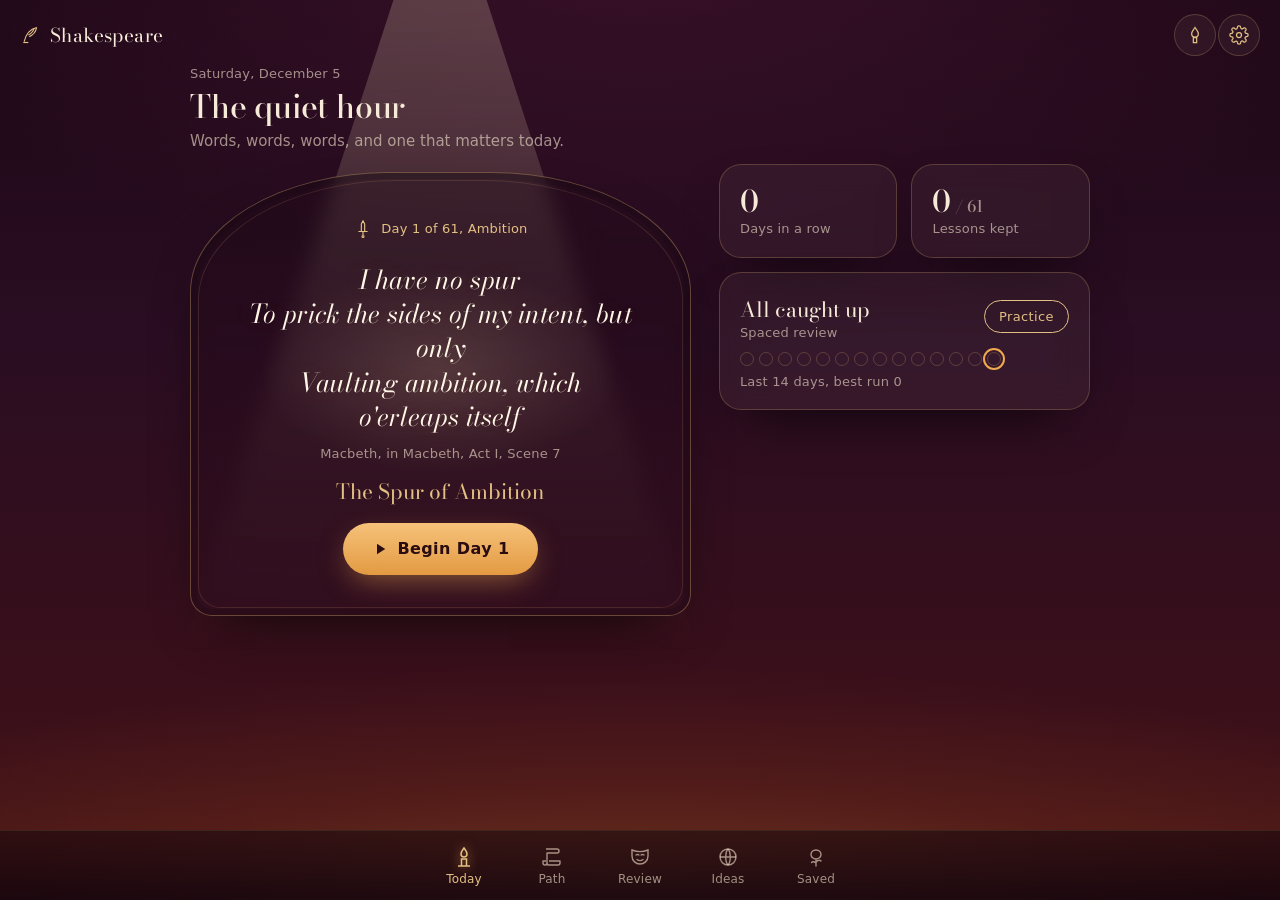
<file: shakespeare/index.html>
<!DOCTYPE html>
<html lang="en">
<head>
<meta charset="utf-8">
<meta name="viewport" content="width=device-width,initial-scale=1,viewport-fit=cover">
<meta name="theme-color" content="#1c0916">
<title>Shakespeare: Lessons for Life</title>
<meta name="description" content="A 61-day study of life lessons from Shakespeare’s plays: a verbatim passage, a plain-words reading, and one thing to live today. Narrated, visual, and works offline.">
<meta name="author" content="Thomas Alan Smilie">
<link rel="canonical" href="https://1thomasalan.github.io/smartcardiofit/shakespeare/">
<meta property="og:type" content="website">
<meta property="og:site_name" content="Shakespeare: Lessons for Life">
<meta property="og:title" content="Shakespeare: Lessons for Life">
<meta property="og:description" content="A 61-day study of life lessons from Shakespeare’s plays: a verbatim passage, a plain-words reading, and one thing to live today. Narrated, visual, and works offline.">
<meta property="og:url" content="https://1thomasalan.github.io/smartcardiofit/shakespeare/">
<meta property="og:image" content="https://1thomasalan.github.io/smartcardiofit/shakespeare/og-image.jpg">
<meta property="og:image:type" content="image/jpeg">
<meta property="og:image:width" content="1200">
<meta property="og:image:height" content="630">
<meta property="og:image:alt" content="Shakespeare: Lessons for Life, gold title under a spotlight on a dark theatre stage">
<meta name="twitter:card" content="summary_large_image">
<meta name="twitter:title" content="Shakespeare: Lessons for Life">
<meta name="twitter:description" content="A 61-day study of life lessons from Shakespeare’s plays: a verbatim passage, a plain-words reading, and one thing to live today. Narrated, visual, and works offline.">
<meta name="twitter:image" content="https://1thomasalan.github.io/smartcardiofit/shakespeare/og-image.jpg">
<meta name="twitter:image:alt" content="Shakespeare: Lessons for Life, gold title under a spotlight on a dark theatre stage">
<link rel="preload" href="fonts/BodoniModa-Italic.woff2" as="font" type="font/woff2" crossorigin>
<link rel="manifest" href="manifest.webmanifest">
<link rel="icon" href="icon-192.png">
<link rel="apple-touch-icon" href="icon-192.png">
<style>
:root{
 --bg:#f3ead8;--bg2:#eadcc2;--ink:#2b1d14;--ink2:#4b3627;--mut:#8b7558;--line:rgba(60,35,15,.14);
 --card:rgba(255,250,240,.62);--card2:rgba(255,250,240,.9);--gold:#9a6a1f;--gold2:#c4913f;--rose:#c27b6b;--green:#4f7a55;--crim:#8e2a2a;--crim2:#b5423c;
 --dawn:radial-gradient(120% 55% at 50% -8%,rgba(240,180,95,.55) 0%,rgba(230,190,140,.25) 38%,rgba(243,234,216,0) 70%);
 --water1:rgba(110,130,150,.35);--water0:rgba(110,130,150,.08);--shadow:0 10px 30px rgba(70,40,10,.10);
 --serif:"Cormorant Garamond","Iowan Old Style","Palatino Linotype",Palatino,"Book Antiqua",Georgia,serif;
 --sans:system-ui,-apple-system,"Segoe UI",Roboto,sans-serif;--fs:1;
}
body[data-theme=night]{
 --bg:#15100d;--bg2:#1f1813;--ink:#f1e4cc;--ink2:#d9c7a8;--mut:rgba(241,228,204,.55);--line:rgba(241,228,204,.13);
 --card:rgba(255,240,215,.05);--card2:rgba(36,27,21,.94);--gold:#e0b064;--gold2:#f0c97f;--rose:#c98a76;--green:#7fb38a;--crim:#b5423c;--crim2:#d0574f;
 --dawn:radial-gradient(110% 55% at 50% -6%,rgba(214,130,50,.38) 0%,rgba(120,50,30,.22) 40%,rgba(21,16,13,0) 72%);
 --water1:rgba(140,170,200,.3);--water0:rgba(140,170,200,.05);--shadow:0 10px 30px rgba(0,0,0,.4);
}
*{box-sizing:border-box;-webkit-tap-highlight-color:transparent}
html,body{margin:0;height:100%;background:var(--bg);color:var(--ink);font-family:var(--serif);overflow:hidden}
button,input,select,textarea{font:inherit;color:inherit}
button{background:none;border:0;cursor:pointer;padding:0}
.bg{position:fixed;inset:0;background:var(--dawn),var(--bg);z-index:0;transition:background 1s}
.bg::after{content:"";position:absolute;inset:0;opacity:.55;background:
 linear-gradient(90deg,color-mix(in srgb,var(--crim) 22%,transparent) 0,transparent 26px,transparent calc(100% - 26px),color-mix(in srgb,var(--crim) 22%,transparent) 100%),
 repeating-linear-gradient(90deg,transparent 0 9px,rgba(0,0,0,.025) 10px 11px,transparent 12px 22px),
 radial-gradient(140% 90% at 50% 120%,rgba(60,30,10,.10),transparent 60%)}
body[data-theme=night] .bg::after{opacity:.35}
.app{position:relative;z-index:1;height:100%;display:flex;flex-direction:column}
.top{display:flex;align-items:center;justify-content:space-between;padding:calc(env(safe-area-inset-top) + 14px) 20px 6px;font-family:var(--sans);font-size:11.5px;letter-spacing:3px;text-transform:uppercase;color:var(--mut)}
.brand{display:flex;align-items:center;gap:8px}
.brand svg{width:20px;height:20px}
.ic{width:38px;height:38px;border-radius:50%;display:grid;place-items:center;color:var(--ink2)}
.ic svg{width:21px;height:21px}
.ic.on{color:var(--gold);background:rgba(168,116,47,.1)}
main{flex:1;overflow-y:auto;overflow-x:hidden;padding:4px 20px calc(96px + env(safe-area-inset-bottom));scroll-behavior:smooth}
.inner{max-width:900px;margin:0 auto}
.tabs{position:fixed;left:0;right:0;bottom:0;z-index:3;display:flex;justify-content:space-around;padding:8px 6px calc(env(safe-area-inset-bottom) + 8px);background:color-mix(in srgb,var(--bg) 82%,transparent);backdrop-filter:blur(16px);border-top:1px solid var(--line)}
.tabs button{display:flex;flex-direction:column;align-items:center;gap:3px;font-family:var(--sans);font-size:10.5px;letter-spacing:.6px;color:var(--mut);min-width:58px;padding:4px 0;position:relative}
.tabs svg{width:23px;height:23px}
.tabs button.on{color:var(--gold)}
.tabs .badge{position:absolute;top:0;right:12px;background:var(--gold);color:var(--bg);font-size:9.5px;border-radius:9px;min-width:16px;height:16px;line-height:16px;padding:0 4px;font-weight:700}
h1,h2,h3{font-weight:400;margin:0}
.eyebrow{font-family:var(--sans);font-size:11px;letter-spacing:2.6px;text-transform:uppercase;color:var(--mut)}
.greet h1{font-size:calc(30px*var(--fs));line-height:1.15;margin-top:8px}
.greet p{margin:6px 0 0;color:var(--ink2);font-style:italic;font-size:calc(15px*var(--fs))}
.card{background:var(--card);border:1px solid var(--line);border-radius:22px;padding:20px;box-shadow:var(--shadow);backdrop-filter:blur(8px)}
.hero{margin-top:20px;position:relative;overflow:hidden}
.hero .viz{width:100%;height:auto;display:block;margin:4px 0 6px}
.hero h2{font-size:calc(26px*var(--fs));line-height:1.2;margin:6px 0 4px}
.hero .ref{font-family:var(--sans);font-size:12px;color:var(--gold);letter-spacing:1.5px;text-transform:uppercase}
.hero blockquote{margin:10px 0 0;font-style:italic;color:var(--ink2);font-size:calc(16px*var(--fs));line-height:1.5;display:-webkit-box;-webkit-line-clamp:3;-webkit-box-orient:vertical;overflow:hidden}
.btn{display:inline-flex;align-items:center;justify-content:center;gap:8px;padding:13px 22px;border-radius:999px;background:var(--ink);color:var(--bg);font-family:var(--sans);font-size:14.5px;letter-spacing:.4px;font-weight:500}
.btn.gold{background:var(--gold);color:#fff}
body[data-theme=night] .btn.gold{color:#1a1610}
.btn.ghost{background:transparent;color:var(--ink);border:1px solid var(--line)}
.btn.sm{padding:8px 14px;font-size:13px}
.btn svg{width:18px;height:18px}
.row{display:flex;gap:10px;flex-wrap:wrap;align-items:center}
.grid2{display:grid;grid-template-columns:1fr 1fr;gap:14px;margin-top:14px}
.stat b{display:block;font-size:calc(30px*var(--fs));font-weight:400;line-height:1.1}
.stat span{font-family:var(--sans);font-size:11px;letter-spacing:1.5px;text-transform:uppercase;color:var(--mut)}
.dots{display:flex;gap:5px;margin-top:12px;flex-wrap:wrap}
.dots i{width:14px;height:14px;border-radius:50%;border:1px solid var(--line);display:block}
.dots i.on{background:var(--gold);border-color:var(--gold)}
.dots i.today{outline:2px solid var(--gold2);outline-offset:2px}
.section-t{margin:28px 0 12px;display:flex;align-items:baseline;justify-content:space-between}
.section-t h3{font-size:calc(21px*var(--fs))}
.thought{font-style:italic;font-size:calc(18px*var(--fs));line-height:1.5}
.muted{color:var(--mut)}
.small{font-family:var(--sans);font-size:12.5px;color:var(--mut)}
/* journey */
.journey{width:100%;height:auto;display:block}
.journey .st{font-family:var(--serif)}
.theme-block{margin-top:18px}
.theme-block h4{margin:0 0 10px;font-weight:400;font-size:calc(18px*var(--fs));display:flex;gap:10px;align-items:baseline}
.theme-block h4 small{font-family:var(--sans);font-size:11px;letter-spacing:1.5px;color:var(--mut);text-transform:uppercase}
.stones{display:grid;grid-template-columns:repeat(auto-fill,minmax(150px,1fr));gap:10px}
.stone{text-align:left;background:var(--card);border:1px solid var(--line);border-radius:16px;padding:12px 14px;min-height:78px;display:flex;flex-direction:column;justify-content:space-between}
.stone .n{font-family:var(--sans);font-size:11px;letter-spacing:1.2px;text-transform:uppercase;color:var(--mut)}
.stone .t{font-size:calc(14.5px*var(--fs));line-height:1.3;margin-top:4px}
.stone.done{border-color:color-mix(in srgb,var(--gold) 45%,transparent)}
.stone.done .n{color:var(--gold)}
.stone.cur{background:var(--card2);border-color:var(--gold);box-shadow:0 0 0 3px rgba(168,116,47,.12)}
.stone.locked{opacity:.45}
/* lesson */
.lesson{position:fixed;inset:0;z-index:6;background:var(--bg);overflow-y:auto;transform:translateY(100%);transition:transform .5s cubic-bezier(.2,.8,.2,1)}
.lesson.show{transform:none}
.lesson .lbg{position:fixed;inset:0;background:var(--dawn);pointer-events:none;opacity:.9}
.lbar{position:sticky;top:0;z-index:2;display:flex;align-items:center;justify-content:space-between;padding:calc(env(safe-area-inset-top) + 10px) 14px 8px;background:color-mix(in srgb,var(--bg) 70%,transparent);backdrop-filter:blur(14px)}
.prog{position:absolute;left:0;bottom:0;height:2px;background:var(--gold);width:0;transition:width .2s}
.lwrap{position:relative;max-width:1000px;margin:0 auto;padding:6px 22px calc(60px + env(safe-area-inset-bottom))}
.lhead .eyebrow{color:var(--gold)}
.lhead h1{font-size:calc(32px*var(--fs));line-height:1.15;margin:8px 0 2px}
.passage{margin:22px 0 6px;position:relative}
.passage blockquote{margin:0;font-size:calc(21px*var(--fs));line-height:1.45;font-style:italic;color:var(--ink)}
.ln{display:block;padding-left:1.1em;text-indent:-1.1em}
.passage blockquote::before{content:"\201C";position:absolute;right:0;top:-34px;font-size:80px;color:var(--gold);opacity:.25;font-style:normal}
.cite{margin-top:12px;font-family:var(--sans);font-size:12px;letter-spacing:1.6px;text-transform:uppercase;color:var(--mut)}
.plain{margin-top:14px;padding:14px 16px;border-left:3px solid var(--crim2);background:var(--card);border-radius:0 14px 14px 0;font-size:calc(18.5px*var(--fs));line-height:1.5}
.plain .eyebrow{display:block;margin-bottom:6px}
.tools{display:flex;gap:8px;margin-top:16px;flex-wrap:wrap}
.chip{display:inline-flex;align-items:center;gap:7px;padding:9px 14px;border-radius:999px;border:1px solid var(--line);font-family:var(--sans);font-size:13px;color:var(--ink2);background:var(--card)}
.chip svg{width:17px;height:17px}
.chip.on{border-color:var(--gold);color:var(--gold);background:rgba(168,116,47,.1)}
.vizcard{margin:22px 0;padding:14px 12px 16px}
.vizcard .viz{width:100%;height:auto;display:block}
.vizcard p{margin:8px 6px 0;text-align:center;font-style:italic;color:var(--ink2);font-size:calc(15px*var(--fs));line-height:1.45}
.block{margin:26px 0}
.block h3{font-size:calc(20px*var(--fs));margin:6px 0 10px;display:flex;align-items:center;gap:10px}
.block h3 svg{width:20px;height:20px;color:var(--gold);flex:none}
.prose p{font-size:calc(19px*var(--fs));line-height:1.65;margin:0 0 14px;color:var(--ink)}
.reading{background:linear-gradient(90deg,rgba(201,150,79,.16),transparent);border-radius:10px}
.keycard{background:linear-gradient(160deg,#5a1717,#2a0d0d);color:#f6e7cc;border-radius:22px;padding:22px;position:relative;overflow:hidden}
.keycard .eyebrow{color:#e7c27e}
.keycard p{font-size:calc(21px*var(--fs));line-height:1.4;margin:8px 0 0}
.keycard::after{content:"";position:absolute;right:-40px;top:-40px;width:140px;height:140px;border-radius:50%;background:radial-gradient(circle,rgba(201,150,79,.5),transparent 70%)}
textarea{width:100%;min-height:130px;border-radius:16px;border:1px solid var(--line);background:var(--card2);padding:14px;font-size:calc(16px*var(--fs));line-height:1.55;resize:vertical;font-family:var(--serif)}
textarea:focus{outline:2px solid var(--gold2);outline-offset:1px}
.q{margin:16px 0;padding:16px;border-radius:18px;background:var(--card);border:1px solid var(--line)}
.q p{margin:0 0 10px;font-size:calc(16.5px*var(--fs));line-height:1.45}
.q .opts{display:grid;gap:8px}
.q .opts button{text-align:left;padding:11px 14px;border-radius:12px;border:1px solid var(--line);background:var(--card2);font-family:var(--sans);font-size:14px;line-height:1.35}
.q .opts button.right{border-color:var(--green);background:color-mix(in srgb,var(--green) 14%,transparent)}
.q .opts button.wrong{border-color:var(--rose);background:color-mix(in srgb,var(--rose) 16%,transparent);opacity:.8}
.q .why{margin-top:10px;font-family:var(--sans);font-size:13px;color:var(--ink2);line-height:1.45;display:none}
.q.answered .why{display:block}
.finish{text-align:center;margin:36px 0 10px}
.done-ov{position:fixed;inset:0;z-index:8;display:none;align-items:center;justify-content:center;flex-direction:column;text-align:center;padding:30px;background:color-mix(in srgb,var(--bg) 88%,transparent);backdrop-filter:blur(10px)}
.done-ov.show{display:flex;animation:fade 1.2s}
.done-ov h2{font-size:34px;margin-top:10px}
.done-ov p{max-width:420px;color:var(--ink2);line-height:1.5}
.laurel{width:120px;height:120px;color:var(--gold)}
@keyframes fade{from{opacity:0}to{opacity:1}}
/* svg viz classes */
.viz text{font-family:var(--serif)}
.vt{fill:var(--ink)}.vmut{fill:var(--mut)}.vcap{fill:var(--mut);font-family:var(--sans)!important;letter-spacing:2px}
.vgold-t{fill:var(--gold)}.vgold-f{fill:var(--gold2)}.vgold-s{stroke:var(--gold)}.vbg-f{fill:var(--bg)}
.vline{stroke:var(--line);stroke-width:1.2;fill:none}body[data-theme] .vline{stroke:color-mix(in srgb,var(--ink) 22%,transparent)}
.vmut-s{stroke:var(--mut)}.vmut-f{fill:var(--mut)}.vink-s{stroke:var(--ink2)}.vink-f{fill:var(--ink2)}
.vcard{fill:var(--card2);stroke:var(--line)}
.sg1{stop-color:var(--gold2);stop-opacity:.55}.sg0{stop-color:var(--gold2);stop-opacity:0}
.sw0{stop-color:var(--water0)}.sw1{stop-color:var(--water1)}
.vwater{fill:var(--water1)}.vwave{stroke:var(--ink2);stroke-width:1.6;opacity:.6}
.vrock{fill:color-mix(in srgb,var(--ink) 55%,var(--bg))}
.vflow{stroke:var(--card2);stroke-width:1.6;opacity:.8}
.vcandle{fill:color-mix(in srgb,var(--bg2) 60%,#fff8ec);stroke:var(--line)}
.vflame{fill:#f0a64a}
.vwing{fill:color-mix(in srgb,var(--bg) 70%,#9ec3d8);opacity:.8}
.vgem{fill:#3f8f6b;opacity:.9}.vgem-l{stroke:rgba(255,255,255,.55);stroke-width:1.2;fill:none}.vgem-glow{fill:#3f8f6b;opacity:.12}
.vgreen-f{fill:#5f9a6f}.vgreen-s{stroke:#5f9a6f;stroke-width:2.5}.vtrunk-s{stroke:#8a6a48;stroke-width:4;fill:none;stroke-linecap:round}
.vdawn{fill:color-mix(in srgb,var(--rose) 22%,transparent)}.vsun{fill:var(--gold2)}.vland{fill:color-mix(in srgb,var(--ink) 10%,var(--bg))}
.vdrop{fill:#7fa9c4}

.sp{font-family:var(--sans);font-style:normal;font-size:.62em;letter-spacing:1.6px;text-transform:uppercase;color:var(--crim2);margin-right:4px}
.speaker{font-family:var(--sans);font-size:11px;letter-spacing:2.4px;text-transform:uppercase;color:var(--crim2);margin-bottom:8px}
.vcrim-f{fill:var(--crim)}.vcrim-s{stroke:var(--crim)}.vcurtain{fill:var(--crim);opacity:.85}.vbeam{fill:var(--gold2);opacity:.18}
.vsand{fill:var(--gold2)}.vglass{fill:none;stroke:var(--ink2);stroke-width:1.6}.veye{fill:#5f9a6f}.vpetal{fill:var(--crim2);opacity:.85}
.vcloud{fill:color-mix(in srgb,var(--ink) 18%,var(--bg))}.vbolt{fill:var(--gold2)}.vmoon{fill:color-mix(in srgb,var(--gold2) 60%,#fff)}
.vwood{fill:color-mix(in srgb,#8a5a32 70%,var(--bg))}.vthatch{fill:color-mix(in srgb,#c79a52 70%,var(--bg))}
.hero .ref,.cite{color:var(--gold)}
.lhead .eyebrow{color:var(--crim2)}
.playcount b small{font-size:16px}
/* review */
.flash{min-height:300px;display:flex;flex-direction:column;justify-content:center;text-align:center;padding:30px 24px;margin-top:16px}
.flash .front{font-size:calc(22px*var(--fs));line-height:1.35}
.flash .back{margin-top:22px;padding-top:22px;border-top:1px solid var(--line);display:none}
.flash.flip .back{display:block;animation:fade .6s}
.flash .back p{font-size:calc(19px*var(--fs));line-height:1.45;margin:0}
.flash .back blockquote{margin:14px 0 0;font-style:italic;color:var(--ink2);font-size:calc(15px*var(--fs));line-height:1.5}
.rate{display:grid;grid-template-columns:1fr 1fr 1fr;gap:10px;margin-top:16px}
.rate button{padding:13px 0;border-radius:14px;border:1px solid var(--line);background:var(--card);font-family:var(--sans);font-size:14px}
.rate small{display:block;font-size:11px;color:var(--mut);margin-top:2px}
.pbar{height:4px;border-radius:2px;background:var(--line);overflow:hidden;margin-top:10px}.pbar i{display:block;height:100%;background:var(--gold);transition:width .4s}
/* concept map */
.cmap{width:100%;height:auto;display:block;touch-action:manipulation}
.cmap text{font-family:var(--serif)}
/* saved */
.saved{margin-top:12px}
.saved blockquote{margin:6px 0 10px;font-style:italic;font-size:calc(16.5px*var(--fs));line-height:1.55}
/* sheet */
.scrim{position:fixed;inset:0;z-index:9;background:rgba(0,0,0,.28);opacity:0;pointer-events:none;transition:.3s}.scrim.show{opacity:1;pointer-events:auto}
.sheet{position:fixed;left:0;right:0;bottom:0;z-index:10;max-width:640px;margin:0 auto;max-height:88vh;overflow-y:auto;background:var(--card2);backdrop-filter:blur(20px);border-radius:26px 26px 0 0;border:1px solid var(--line);padding:22px 22px calc(env(safe-area-inset-bottom) + 28px);transform:translateY(105%);transition:transform .45s cubic-bezier(.2,.8,.2,1);font-family:var(--sans)}
body[data-theme=dawn] .sheet,body:not([data-theme=night]) .sheet{background:#f7f2ea}
.sheet.show{transform:none}
.sheet h3{font-family:var(--serif);font-size:24px;margin-bottom:10px}
.opt{display:flex;justify-content:space-between;align-items:center;gap:12px;padding:13px 0;border-bottom:1px solid var(--line);font-size:14.5px}
.opt label{flex:1}
.seg{display:flex;gap:6px;flex-wrap:wrap;justify-content:flex-end}.seg button{padding:7px 12px;border-radius:999px;border:1px solid var(--line);font-size:13px;color:var(--mut)}.seg button.on{border-color:var(--gold);color:var(--ink);background:rgba(168,116,47,.12)}
select{max-width:200px;padding:8px;border-radius:10px;border:1px solid var(--line);background:var(--card2)}
input[type=range]{accent-color:var(--gold);width:140px}
.sw{width:46px;height:28px;border-radius:14px;background:var(--line);position:relative;transition:.2s;flex:none}.sw::after{content:"";position:absolute;top:3px;left:3px;width:22px;height:22px;border-radius:50%;background:#fff;transition:.2s;box-shadow:0 1px 3px rgba(0,0,0,.2)}.sw.on{background:var(--gold)}.sw.on::after{left:21px}
.toast{position:fixed;left:50%;bottom:calc(90px + env(safe-area-inset-bottom));transform:translateX(-50%) translateY(20px);opacity:0;z-index:12;background:var(--ink);color:var(--bg);padding:10px 18px;border-radius:999px;font-family:var(--sans);font-size:13.5px;transition:.3s;pointer-events:none;white-space:nowrap}
.toast.show{opacity:1;transform:translateX(-50%)}
/* wide (unfolded Fold) */
@media (min-width:720px){
 main{padding-left:32px;padding-right:32px}
 .homegrid{display:grid;grid-template-columns:1.25fr 1fr;gap:20px;align-items:start}
 .homegrid .hero{margin-top:20px}
 .lgrid{display:grid;grid-template-columns:1fr 1fr;gap:34px;align-items:start}
 .lgrid .lcol1{position:sticky;top:70px}
 .passage blockquote{font-size:calc(23px*var(--fs))}
 .tabs{justify-content:center;gap:28px}
}
@media (max-width:360px){.greet h1{font-size:26px}.passage blockquote{font-size:19px}main{padding-left:16px;padding-right:16px}}

/* ================= STAGE LIGHT (v2) ================= */
@font-face{font-family:"Bodoni Moda";src:url(fonts/BodoniModa.woff2) format("woff2");font-weight:400 900;font-display:swap}
@font-face{font-family:"Bodoni Moda";src:url(fonts/BodoniModa-Italic.woff2) format("woff2");font-style:italic;font-weight:400 900;font-display:swap}
:root,body[data-theme=dawn],body[data-theme=night]{
 --bg:#1c0916;--bg2:#2a0f22;--ink:#f6ebd8;--ink2:#e6d5be;--mut:rgba(240,224,204,.62);--line:rgba(212,175,108,.26);
 --card:rgba(255,236,214,.05);--card2:rgba(46,16,34,.94);--gold:#e3c084;--gold2:#f0a94e;--rose:#d98c86;--green:#86bf93;--crim:#8a2638;--crim2:#ec9a86;
 --water1:rgba(170,150,190,.3);--water0:rgba(170,150,190,.06);--shadow:0 24px 60px -28px rgba(0,0,0,.85);
 --serif:"Bodoni Moda","Didot","Bodoni 72",Georgia,serif;--sans:system-ui,-apple-system,"Segoe UI",Roboto,"Helvetica Neue",sans-serif;
 --house:linear-gradient(180deg,#1d0816 0%,#2a0d22 38%,#3a0f1a 78%,#4a1714 100%);
 --foot:radial-gradient(120% 55% at 50% 112%,rgba(240,169,78,.34),rgba(196,90,40,.12) 45%,transparent 70%);
 --top:radial-gradient(90% 60% at 50% -10%,rgba(84,24,60,.55),transparent 70%);
}
body[data-theme=dawn]{ /* Matinee: house lights half up */
 --house:linear-gradient(180deg,#2d0f24 0%,#3f1630 40%,#522030 78%,#64291f 100%);
 --foot:radial-gradient(120% 60% at 50% 112%,rgba(246,178,90,.42),rgba(210,110,50,.16) 45%,transparent 72%);
}
html,body{font-family:var(--sans)}
.bg{background:var(--foot),var(--top),var(--house);transition:filter 2.4s ease}
.bg::after{opacity:1;background:linear-gradient(90deg,transparent,rgba(255,196,110,.65),transparent) bottom/100% 2px no-repeat}
body[data-theme] .bg::after{opacity:1}
.beam{position:fixed;left:50%;top:-40px;width:min(560px,130vw);height:760px;transform:translateX(-50%);pointer-events:none;z-index:0;
 clip-path:polygon(44% 0,56% 0,100% 100%,0 100%);background:linear-gradient(180deg,rgba(255,236,200,.30),rgba(255,226,180,.12) 55%,rgba(255,220,170,0) 92%);
 filter:blur(22px);opacity:.75;transition:opacity 2.4s ease}
body.house-dim .bg{filter:brightness(.55) saturate(.9)}
body.lights-up .bg{filter:brightness(1.35)}
body.lights-up .beam{opacity:0}
/* type */
.top{font-family:var(--sans);font-size:15px;letter-spacing:.4px;text-transform:none;color:var(--gold)}
.brand{font-family:var(--serif);font-size:19px;color:var(--ink);gap:10px}
.brand svg{color:var(--gold)}
.ic{border:1px solid var(--line);background:var(--card);width:42px;height:42px;color:var(--gold)}
.ic svg{width:20px;height:20px}
.eyebrow{font-family:var(--sans);font-size:13px;letter-spacing:.2px;text-transform:none;color:var(--gold)}
.greet .eyebrow{color:var(--mut)}
.greet h1{font-family:var(--serif);font-weight:500;font-size:calc(32px*var(--fs));letter-spacing:-.2px}
.greet p{font-family:var(--sans);font-style:normal;color:var(--mut);font-size:calc(15px*var(--fs))}
h1,h2,h3,.stat b,.thought,.keycard p,.flash .front{font-family:var(--serif)}
.card{background:var(--card);border-color:var(--line);border-radius:22px;backdrop-filter:blur(14px);-webkit-backdrop-filter:blur(14px)}
.stat span,.small,.stone .n,.theme-block h4 small,.cite,.hero .ref{text-transform:none;letter-spacing:.2px;font-size:13px}
.stat b{font-weight:500}
.btn{font-family:var(--sans)}
.btn.gold,body[data-theme] .btn.gold{background:linear-gradient(180deg,#f6c27a,#e39a42);color:#2a0d10;box-shadow:0 10px 30px -8px rgba(240,169,78,.55);font-weight:600}
.btn.ghost{color:var(--gold);border-color:var(--gold)}
.dots i.on{background:var(--gold2);border-color:var(--gold2)}
/* proscenium: the signature */
.prosc{position:relative;text-align:center;padding:34px 24px 28px;border-radius:200px 200px 22px 22px/120px 120px 22px 22px;
 background:linear-gradient(180deg,rgba(28,8,20,.35),rgba(43,12,30,.5));border:1px solid rgba(212,175,108,.36);
 box-shadow:var(--shadow),inset 0 0 0 6px rgba(0,0,0,.12);backdrop-filter:blur(10px);-webkit-backdrop-filter:blur(10px);overflow:hidden}
.prosc::before{content:"";position:absolute;inset:7px;border-radius:inherit;border:1px solid rgba(212,175,108,.15);pointer-events:none}
.prosc::after{content:"";position:absolute;left:50%;top:60px;width:96%;height:62%;transform:translateX(-50%);pointer-events:none;
 background:radial-gradient(50% 50% at 50% 50%,rgba(255,226,180,.16),transparent 75%);transition:opacity 2s ease}
.prosc>*{position:relative;z-index:1}
.prop{display:inline-flex;align-items:center;justify-content:center;gap:8px}
.prop svg{width:20px;height:20px;color:var(--gold)}
.hero.prosc{margin-top:22px}
.hero.prosc blockquote{font-family:var(--serif);font-style:italic;font-size:calc(24px*var(--fs));line-height:1.32;color:#fff6e6;margin:20px auto 12px;max-width:30ch;display:block;-webkit-line-clamp:unset;overflow:visible;text-shadow:0 0 30px rgba(255,220,160,.18)}
.hero.prosc blockquote .ln{padding:0;text-indent:0}
.hero.prosc .ref{color:var(--mut)}
.hero.prosc h2{font-family:var(--serif);color:var(--gold);font-size:calc(21px*var(--fs));margin:18px 0 18px}
.hero.prosc .row{justify-content:center}
.hero.prosc .btn.gold{height:52px;padding:0 28px;font-size:16px}
.hero.prosc p{font-family:var(--sans)}
/* lesson */
.lesson{background:#160610}
.lesson .lbg{background:var(--foot),var(--top),var(--house);opacity:1;filter:brightness(.62) saturate(.9)}
.lesson .lbeam{position:fixed;left:50%;top:-60px;width:min(640px,150vw);height:900px;transform:translateX(-50%);pointer-events:none;
 clip-path:polygon(43% 0,57% 0,100% 100%,0 100%);background:linear-gradient(180deg,rgba(255,240,210,.34),rgba(255,226,180,.12) 60%,rgba(255,220,170,0) 95%);
 filter:blur(22px);opacity:0;transition:opacity 2.4s ease}
.lesson.show .lbeam{opacity:.75}
.lesson.show:has(.reading) .lbeam{opacity:1}
.lesson:has(.reading) .prosc::after{opacity:1.6;background:radial-gradient(50% 50% at 50% 50%,rgba(255,230,190,.28),transparent 75%)}
.lbar{background:linear-gradient(180deg,rgba(22,6,16,.85),rgba(22,6,16,.4));}
.lbar .eyebrow{color:var(--mut)}
.prog{background:var(--gold2)}
.lesson .prosc{margin-top:10px;padding:38px 22px 24px}
.lhead .eyebrow{color:var(--gold)}
.lhead h1{font-family:var(--serif);font-weight:500;font-size:calc(30px*var(--fs));margin-top:10px}
.passage{text-align:left;margin:18px 0 6px}
.passage blockquote{font-family:var(--serif);font-size:calc(22px*var(--fs));line-height:1.38;color:#fff6e6;text-shadow:0 0 30px rgba(255,220,160,.14)}
.passage blockquote::before{display:none}
.speaker{font-family:var(--sans);font-size:13px;letter-spacing:.2px;text-transform:none;color:var(--crim2);margin-bottom:10px}
.sp{font-family:var(--sans);letter-spacing:.2px;text-transform:none;font-size:.6em;color:var(--crim2)}
.cite{color:var(--mut)}
.prosc .tools{justify-content:center}
.chip{background:rgba(0,0,0,.22);border-color:rgba(212,175,108,.36);color:var(--gold);padding:11px 18px;font-size:14px}
.chip.on{background:rgba(240,169,78,.16);color:#fff1d6;border-color:var(--gold2);box-shadow:0 0 24px rgba(240,169,78,.25)}
.reading{background:linear-gradient(90deg,rgba(240,169,78,.10),transparent);border-radius:10px}
.passage blockquote.reading{background:none;text-shadow:0 0 34px rgba(255,214,150,.42)}
.plain{border-left:0;border:1px solid var(--line);border-radius:20px;background:var(--card);font-family:var(--sans);font-size:calc(17px*var(--fs));line-height:1.6;color:var(--ink2);padding:18px 20px;backdrop-filter:blur(14px)}
.plain .eyebrow{color:var(--gold)}
.vizcard p{font-family:var(--sans);font-style:normal;color:var(--mut);font-size:14px}
.block h3{font-family:var(--serif);font-weight:500}
.prose p{font-family:var(--sans);font-size:calc(17px*var(--fs));line-height:1.65;color:var(--ink2)}
.keycard{background:radial-gradient(90% 130% at 50% 0%,rgba(240,169,78,.20),rgba(58,12,23,.65));border:1px solid var(--gold);color:var(--ink)}
.keycard::after{display:none}
.keycard .eyebrow{color:var(--gold)}
.keycard p{font-size:calc(22px*var(--fs));line-height:1.32}
textarea{font-family:var(--sans);background:rgba(0,0,0,.22);border-color:var(--line)}
.q{background:var(--card);border-color:var(--line)}
.q p{font-family:var(--sans)}
.q .opts button{background:rgba(0,0,0,.2)}
/* curtain call */
.done-ov{background:radial-gradient(70% 55% at 50% 40%,rgba(255,214,150,.22),rgba(28,9,22,.92) 70%)}
.done-ov.show{animation:lightsup 2.2s ease}
.done-ov h2{font-family:var(--serif);font-weight:500}
.done-ov p{font-family:var(--sans)}
@keyframes lightsup{from{opacity:0;filter:brightness(.4)}to{opacity:1;filter:none}}
/* tabs with gold props */
.tabs{background:linear-gradient(180deg,rgba(22,6,14,.55),rgba(22,6,14,.92));border-top:1px solid rgba(212,175,108,.18)}
.tabs button{font-size:12px;letter-spacing:.2px;min-width:60px;padding:6px 0}
.tabs svg{width:24px;height:24px}
.tabs button.on{color:var(--gold)}
.tabs button.on svg{filter:drop-shadow(0 0 6px rgba(240,169,78,.6))}
.tabs .badge{background:var(--gold2);color:#2a0d10}
/* path / review / misc */
.stone{background:var(--card);border-color:var(--line)}
.stone .t{font-family:var(--serif)}
.stone.cur{background:rgba(240,169,78,.12);border-color:var(--gold);box-shadow:0 0 0 3px rgba(240,169,78,.12)}
.theme-block h4{font-family:var(--serif);align-items:center}
.theme-block h4 .prop svg{width:20px;height:20px}
.rate button{background:var(--card)}
.sheet,body[data-theme=dawn] .sheet,body:not([data-theme=night]) .sheet{background:#2a0f22;color:var(--ink)}
.sheet h3{font-family:var(--serif)}
select{background:#2a0f22}
.toast{background:var(--gold);color:#2a0d10}
.vcard{fill:rgba(46,16,34,.9)}
@media (min-width:720px){.hero.prosc{padding:46px 56px 40px}.hero.prosc blockquote{font-size:calc(26px*var(--fs))}.homegrid{grid-template-columns:1.35fr 1fr;gap:28px}.lesson .prosc{padding:46px 40px 30px}}
@media (min-width:720px){.beam{left:calc(32px + (100vw - 92px)*.287)}}
@media (min-width:964px){.beam{left:calc(50% - 200px)}}
@media (min-width:1044px){.lesson .lbeam{left:calc(50% - 247px)}}
@media (prefers-reduced-motion:reduce){.bg,.beam,.lesson .lbeam,.prosc::after{transition:none}.done-ov.show{animation:none}.lesson{transition:none}}
</style>
</head>
<body data-theme="dawn">
<div class="bg"></div><div class="beam"></div>
<div class="app">
 <header class="top">
  <div class="brand"><svg viewBox="0 0 24 24" fill="none" stroke="currentColor" stroke-width="1.4"><path d="M20 3C12 5 7 11 5 20"/><path d="M20 3c-1 5-4 9-9 11M17 4c-1 3-3 6-7 8"/><path d="M4 21h6"/></svg>Shakespeare</div>
  <div class="row" style="gap:2px">
   <button class="ic" id="ambBtn" aria-label="Ambient sound"><svg viewBox="0 0 24 24" fill="none" stroke="currentColor" stroke-width="1.5"><path d="M12 3c-2 3-4 4.5-4 7.5a4 4 0 0 0 8 0C16 7.5 14 6 12 3z"/><path d="M10 15h4v6h-4z"/></svg></button>
   <button class="ic" id="setBtn" aria-label="Settings"><svg viewBox="0 0 24 24" fill="none" stroke="currentColor" stroke-width="1.5"><circle cx="12" cy="12" r="3"/><path d="M19.4 15a1.7 1.7 0 0 0 .3 1.8l.1.1a2 2 0 1 1-2.8 2.8l-.1-.1a1.7 1.7 0 0 0-1.8-.3 1.7 1.7 0 0 0-1 1.5V21a2 2 0 1 1-4 0v-.1a1.7 1.7 0 0 0-1.1-1.5 1.7 1.7 0 0 0-1.8.3l-.1.1a2 2 0 1 1-2.8-2.8l.1-.1a1.7 1.7 0 0 0 .3-1.8 1.7 1.7 0 0 0-1.5-1H3a2 2 0 1 1 0-4h.1a1.7 1.7 0 0 0 1.5-1.1 1.7 1.7 0 0 0-.3-1.8l-.1-.1a2 2 0 1 1 2.8-2.8l.1.1a1.7 1.7 0 0 0 1.8.3H9a1.7 1.7 0 0 0 1-1.5V3a2 2 0 1 1 4 0v.1a1.7 1.7 0 0 0 1 1.5 1.7 1.7 0 0 0 1.8-.3l.1-.1a2 2 0 1 1 2.8 2.8l-.1.1a1.7 1.7 0 0 0-.3 1.8V9a1.7 1.7 0 0 0 1.5 1H21a2 2 0 1 1 0 4h-.1a1.7 1.7 0 0 0-1.5 1z"/></svg></button>
  </div>
 </header>
 <main id="view"><div class="inner" id="inner"></div></main>
 <nav class="tabs" id="tabs">
  <button data-tab="today" class="on"><svg viewBox="0 0 24 24" fill="none" stroke="currentColor" stroke-width="1.5"><path d="M12 3c-1.6 2.4-3 3.6-3 6a3 3 0 0 0 6 0c0-2.4-1.4-3.6-3-6z"/><path d="M9.5 14h5v7h-5zM6 21h12"/></svg>Today</button>
  <button data-tab="path"><svg viewBox="0 0 24 24" fill="none" stroke="currentColor" stroke-width="1.4" stroke-linejoin="round"><path d="M6 4h11a2 2 0 0 1 0 4H7v10a2 2 0 0 1-4 0v-2h3M7 8v10a2 2 0 0 0 2 2h9a2 2 0 0 0 2-2v-2H9"/></svg>Path</button>
  <button data-tab="review"><svg viewBox="0 0 24 24" fill="none" stroke="currentColor" stroke-width="1.4" stroke-linecap="round"><path d="M4 5c5 2 11 2 16 0v6c0 5-4 8-8 8s-8-3-8-8z"/><path d="M8 10c1-.6 2-.6 3 0M13 10c1-.6 2-.6 3 0M9 14.5c2 1.5 4 1.5 6 0"/></svg>Review<span class="badge" id="dueBadge" hidden></span></button>
  <button data-tab="map"><svg viewBox="0 0 24 24" fill="none" stroke="currentColor" stroke-width="1.4"><circle cx="12" cy="12" r="8"/><path d="M4 12h16M12 4c3 3 3 13 0 16M12 4c-3 3-3 13 0 16"/></svg>Ideas</button>
  <button data-tab="saved"><svg viewBox="0 0 24 24" fill="none" stroke="currentColor" stroke-width="1.4" stroke-linecap="round"><path d="M12 5c3 0 5 2 5 4.5S14.5 14 12 14 7 12 7 9.5 9 5 12 5zM12 14v7M12 17c2-2 4-2 5-1M12 18c-2-1.5-3.5-1.5-4.5-.5"/></svg>Saved</button>
 </nav>
</div>

<section class="lesson" id="lesson"><div class="lbg"></div><div class="lbeam"></div>
 <div class="lbar"><button class="ic" id="lClose" aria-label="Close"><svg viewBox="0 0 24 24" fill="none" stroke="currentColor" stroke-width="1.6"><path d="M6 9l6 6 6-6"/></svg></button>
  <span class="eyebrow" id="lBarT"></span>
  <button class="ic" id="lSave" aria-label="Save passage"><svg viewBox="0 0 24 24" fill="none" stroke="currentColor" stroke-width="1.5"><path d="M6 3h12v18l-6-4-6 4z"/></svg></button>
  <div class="prog" id="lProg"></div></div>
 <div class="lwrap" id="lBody"></div>
</section>
<div class="done-ov" id="doneOv"></div>
<div class="scrim" id="scrim"></div>
<div class="sheet" id="sheet"></div>
<div class="toast" id="toast"></div>
<script src="lessons.js"></script>
<script src="visuals.js"></script>
<script src="app.js"></script>
</body>
</html>
</file>
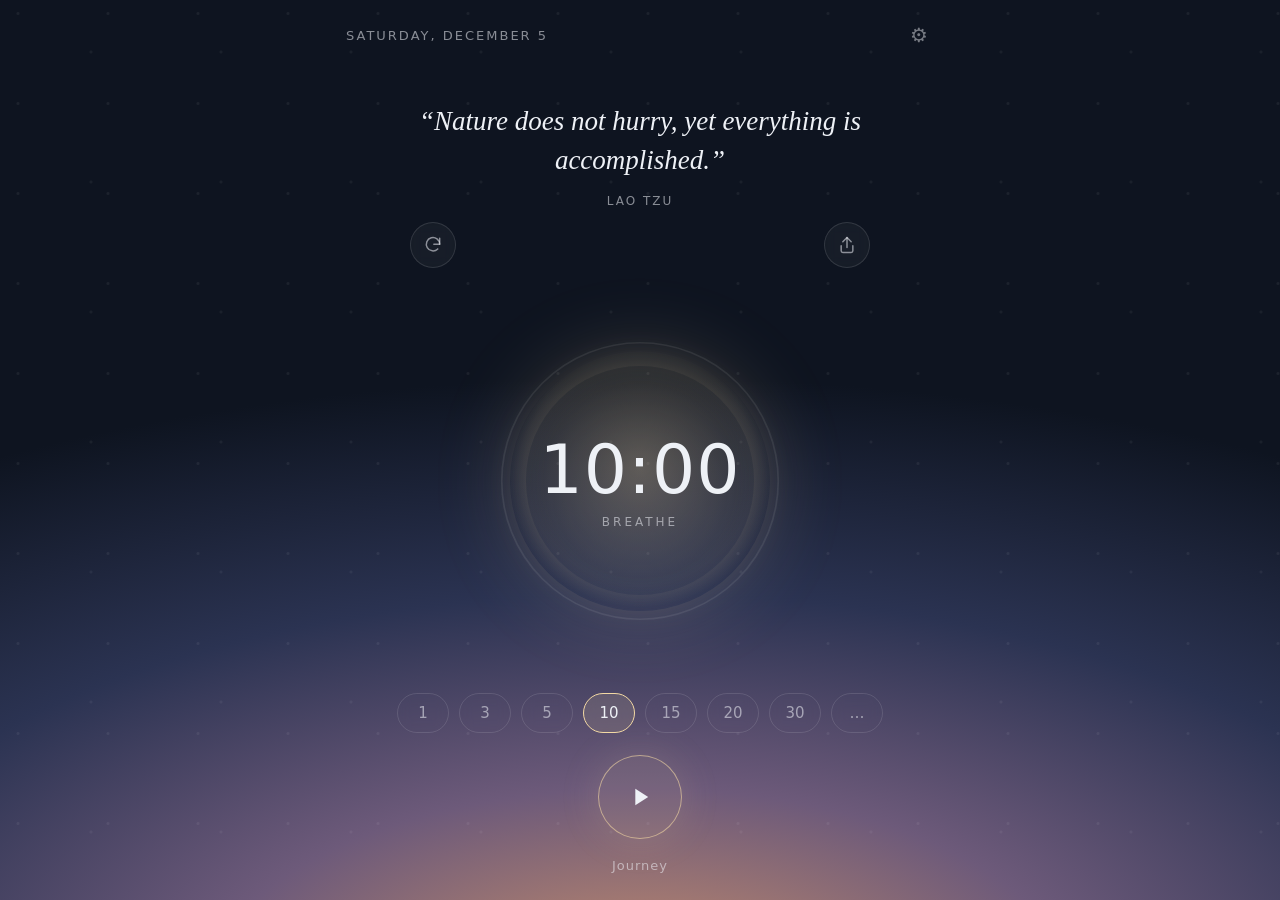
<file: stillness/index.html>
<!DOCTYPE html>
<html lang="en">
<head>
<meta charset="utf-8">
<meta name="viewport" content="width=device-width,initial-scale=1,viewport-fit=cover,user-scalable=no">
<meta name="theme-color" content="#0e1420">
<title>Stillness</title>
<link rel="manifest" href="manifest.webmanifest">
<link rel="icon" href="icon-192.png">
<style>
:root{--txt:#eef1f6;--mut:rgba(238,241,246,.55);--line:rgba(255,255,255,.12);--glow:#f3d9a4}
*{box-sizing:border-box;-webkit-tap-highlight-color:transparent}
html,body{margin:0;height:100%;color:var(--txt);font-family:"Iowan Old Style","Palatino Linotype",Georgia,serif;overflow:hidden;background:#0e1420}
button{font:inherit;color:inherit;background:none;border:0;cursor:pointer}
.sky{position:fixed;inset:0;background:radial-gradient(120% 80% at 50% 110%,#c98f6b 0%,#6d5a7a 28%,#2b3352 55%,#0e1420 85%);transition:filter 3s}
.sky::after{content:"";position:absolute;inset:0;background:radial-gradient(circle at 20% 15%,rgba(255,255,255,.06) 0 1px,transparent 2px) 0 0/90px 90px,radial-gradient(circle at 70% 40%,rgba(255,255,255,.05) 0 1px,transparent 2px) 0 0/130px 130px}
body.sitting .sky{filter:brightness(.55) saturate(.8)}
.wrap{position:relative;height:100%;display:flex;flex-direction:column;align-items:center;padding:calc(env(safe-area-inset-top) + 22px) 26px calc(env(safe-area-inset-bottom) + 26px);max-width:640px;margin:0 auto}
.top{width:100%;display:flex;justify-content:space-between;align-items:center;font-family:system-ui,sans-serif;font-size:13px;letter-spacing:2px;text-transform:uppercase;color:var(--mut);transition:opacity 1.5s}
.quote{margin-top:6vh;text-align:center;max-width:460px;transition:opacity 1.5s}
.quote p{font-size:clamp(20px,5.4vw,27px);line-height:1.45;font-style:italic;margin:0}
.quote small{display:block;margin-top:14px;font-family:system-ui,sans-serif;font-size:12px;letter-spacing:2px;text-transform:uppercase;color:var(--mut)}
.orbwrap{flex:1;display:flex;align-items:center;justify-content:center;width:100%}
.orb{position:relative;width:min(58vw,260px);aspect-ratio:1;border-radius:50%;display:flex;align-items:center;justify-content:center;flex-direction:column}
.orb::before{content:"";position:absolute;inset:0;border-radius:50%;background:radial-gradient(circle at 50% 45%,rgba(255,236,200,.28),rgba(243,217,164,.08) 60%,transparent 72%);box-shadow:0 0 80px rgba(243,217,164,.18);animation:breathe 10s ease-in-out infinite}
body:not(.sitting) .orb::before{animation-duration:14s}
@keyframes breathe{0%,100%{transform:scale(.82);opacity:.7}50%{transform:scale(1.08);opacity:1}}
.orb::after{content:"";position:absolute;inset:6%;border-radius:50%;pointer-events:none;box-shadow:0 0 34px 6px color-mix(in srgb,var(--glow,#f3d9a4) 55%,transparent),inset 0 0 26px color-mix(in srgb,var(--glow,#f3d9a4) 22%,transparent);opacity:.25;animation:glow 10s ease-in-out infinite}
@keyframes glow{0%,100%{opacity:.18}50%{opacity:.75}}
body:not(.sitting) .orb::after{animation-duration:14s}
body.guided.sitting .orb::after{animation:none;opacity:calc(.15 + (var(--s,.9) - .8) * 2.2);transition:opacity .3s linear}
body[data-orb=minimal] .orb::after{display:none}
.orb svg{position:absolute;inset:-14px;width:calc(100% + 28px);height:calc(100% + 28px);transform:rotate(-90deg)}
.time{position:relative;font-family:system-ui,sans-serif;font-weight:200;font-size:clamp(48px,14vw,68px);letter-spacing:1px;font-variant-numeric:tabular-nums}
.hint{position:relative;font-family:system-ui,sans-serif;font-size:12px;letter-spacing:3px;text-transform:uppercase;color:var(--mut);margin-top:6px;min-height:16px}
.picker{display:flex;gap:10px;flex-wrap:wrap;justify-content:center;font-family:system-ui,sans-serif;transition:opacity 1s}
.picker button{min-width:52px;padding:10px 14px;border-radius:999px;border:1px solid var(--line);font-size:15px;color:var(--mut);backdrop-filter:blur(6px)}
.picker button.on{border-color:var(--glow);color:var(--txt);background:rgba(243,217,164,.12)}
.go{margin-top:22px;width:84px;height:84px;border-radius:50%;border:1px solid rgba(243,217,164,.6);display:grid;place-items:center;background:rgba(243,217,164,.08);box-shadow:0 0 40px rgba(243,217,164,.15)}
.go svg{width:28px;height:28px;fill:var(--txt)}
.row2{display:flex;gap:26px;margin-top:18px;font-family:system-ui,sans-serif;font-size:13px;color:var(--mut);transition:opacity 1s}
.row2 button{letter-spacing:1px}
body.sitting .hide{opacity:0;pointer-events:none}
.sheet{position:fixed;left:0;right:0;bottom:0;background:rgba(14,20,32,.94);backdrop-filter:blur(18px);border-top:1px solid var(--line);border-radius:24px 24px 0 0;padding:22px 24px calc(env(safe-area-inset-bottom) + 28px);transform:translateY(105%);transition:transform .45s cubic-bezier(.2,.8,.2,1);font-family:system-ui,sans-serif;max-width:640px;margin:0 auto;z-index:5}
.sheet.show{transform:none}
.sheet h3{font-family:Georgia,serif;font-weight:400;font-size:22px;margin:0 0 16px}
.opt{display:flex;justify-content:space-between;align-items:center;padding:13px 0;border-bottom:1px solid var(--line);font-size:15px}
.seg{display:flex;gap:6px}.seg button{padding:7px 12px;border-radius:999px;border:1px solid var(--line);font-size:13px;color:var(--mut)}.seg button.on{border-color:var(--glow);color:var(--txt)}
.stats{display:flex;justify-content:space-around;text-align:center;margin:6px 0 10px}.stats b{display:block;font-family:Georgia,serif;font-weight:400;font-size:30px}.stats span{font-size:12px;color:var(--mut);letter-spacing:1px;text-transform:uppercase}
.close{position:absolute;top:16px;right:20px;font-size:22px;color:var(--mut)}
input[type=range]{width:100%;accent-color:#f3d9a4}
.end{position:fixed;inset:0;display:none;align-items:center;justify-content:center;flex-direction:column;text-align:center;padding:30px;z-index:20;gap:18px;background:radial-gradient(circle at 50% 40%,rgba(40,48,70,.96),rgba(10,14,24,.98) 70%);-webkit-backdrop-filter:blur(18px);backdrop-filter:blur(18px)}
.end.show{display:flex;animation:fade 2s}
@keyframes fade{from{opacity:0}to{opacity:1}}
.end h2{font-weight:400;font-size:30px;margin:0}.end p{color:var(--mut);font-family:system-ui,sans-serif;font-size:14px;letter-spacing:1px;line-height:1.6;max-width:300px;margin:0 0 18px}
.scrim{position:fixed;inset:0;background:rgba(0,0,0,.3);opacity:0;pointer-events:none;transition:.3s;z-index:4}.scrim.show{opacity:1;pointer-events:auto}

:root{--sky:radial-gradient(120% 80% at 50% 110%,#c98f6b 0%,#6d5a7a 28%,#2b3352 55%,#0e1420 85%)}
body[data-theme=dawn]{--sky:radial-gradient(120% 80% at 50% 110%,#ffd3a5 0%,#f2a7a0 26%,#8f8bc6 56%,#34416e 92%);--glow:#fff1d6}
body[data-theme=ocean]{--sky:radial-gradient(120% 80% at 50% 110%,#6fd6d6 0%,#2b7a9e 28%,#173a5e 58%,#07142a 90%);--glow:#c8f6f2}
body[data-theme=forest]{--sky:radial-gradient(120% 80% at 50% 110%,#b9cc8c 0%,#55806a 28%,#1f3b33 58%,#0a1613 90%);--glow:#e6f2c4}
body[data-theme=sakura]{--sky:radial-gradient(120% 80% at 50% 110%,#ffd3de 0%,#e59ab5 27%,#7a5a85 57%,#1f1830 90%);--glow:#ffe3ec}
body[data-theme=midnight]{--sky:radial-gradient(120% 80% at 50% 110%,#1b2131 0%,#090b11 50%,#000 85%);--glow:#cfd8ec}
.sky{background:var(--sky)!important}
#arc{stroke:var(--glow)}
.orb::before{background:radial-gradient(circle at 50% 45%,color-mix(in srgb,var(--glow) 32%,transparent),color-mix(in srgb,var(--glow) 9%,transparent) 60%,transparent 72%)!important}
body.guided.sitting .orb::before{animation:none!important;transform:scale(var(--s,.9));opacity:calc(.55 + (var(--s,.9) - .8) * 1.6);transition:transform .3s linear,opacity .3s linear}
body[data-orb=ring] .orb::before{background:none!important;box-shadow:none;border:1px solid color-mix(in srgb,var(--glow) 45%,transparent)}
body[data-orb=minimal] .orb::before,body[data-orb=minimal] .orb svg{display:none}
body.notime .time{opacity:0}
body.keepquote.sitting #quote{opacity:.85!important}
.quote{width:100%}
.qtools{width:100%;margin-top:14px;display:flex;justify-content:space-between;align-items:center}
.qtools button{width:46px;height:46px;border-radius:50%;border:1px solid var(--line);display:grid;place-items:center;color:var(--mut);backdrop-filter:blur(6px);background:rgba(255,255,255,.04)}
.qtools button svg{width:20px;height:20px;stroke:currentColor;fill:none;stroke-width:1.8;stroke-linecap:round;stroke-linejoin:round}
.qtools button:active{background:rgba(255,255,255,.12)}
.top button#menuBtn{font-size:20px;letter-spacing:0;filter:grayscale(.3);opacity:.85}
.sec{font-size:11px;letter-spacing:2px;text-transform:uppercase;color:var(--mut);margin:20px 0 2px}
.sheet{max-height:82vh;max-height:82dvh;overflow-y:auto;-webkit-overflow-scrolling:touch}
.sheet .close{position:sticky;top:0;float:right;margin:-6px -8px 0 0;z-index:3;width:38px;height:38px;border-radius:50%;background:rgba(255,255,255,.1);backdrop-filter:blur(8px);color:var(--txt);font-size:22px;line-height:38px;text-align:center}
.seg{flex-wrap:wrap;justify-content:flex-end}
.swatches{display:flex;gap:10px;flex-wrap:wrap;margin:10px 0 4px}
.sw{width:44px;height:44px;border-radius:50%;border:2px solid transparent;position:relative}
.sw.on{border-color:#fff}
.sw small{position:absolute;top:48px;left:50%;transform:translateX(-50%);font-size:10px;color:var(--mut);white-space:nowrap}
.swrow{padding-bottom:18px}
</style>
</head>
<body>
<div class="sky"></div>
<div class="wrap">
  <div class="top hide"><span id="date"></span><button id="menuBtn" aria-label="Settings">⚙️</button></div>
  <div class="quote hide" id="quote"><p id="qt"></p><small id="qa"></small><div class="qtools"><button id="qNext" aria-label="Another quote"><svg viewBox="0 0 24 24"><path d="M20 11a8 8 0 1 0-2.3 5.7"/><path d="M20 4v7h-7"/></svg></button><button id="qShare" aria-label="Share quote"><svg viewBox="0 0 24 24"><path d="M12 15V3"/><path d="M7 8l5-5 5 5"/><path d="M5 13v6a2 2 0 0 0 2 2h10a2 2 0 0 0 2-2v-6"/></svg></button></div></div>
  <div class="orbwrap">
    <div class="orb" id="orb">
      <svg viewBox="0 0 100 100"><circle cx="50" cy="50" r="48" fill="none" stroke="rgba(255,255,255,.08)" stroke-width=".6"/><circle id="arc" cx="50" cy="50" r="48" fill="none" stroke="#f3d9a4" stroke-width=".9" stroke-linecap="round" stroke-dasharray="301.6" stroke-dashoffset="301.6"/></svg>
      <div class="time" id="time">10:00</div>
      <div class="hint" id="hint">breathe</div>
    </div>
  </div>
  <div class="picker hide" id="picker"></div>
  <button class="go" id="go" aria-label="Begin"><svg viewBox="0 0 24 24" id="goIcon"><path d="M8 5v14l11-7z"/></svg></button>
  <div class="row2 hide"><button id="statsBtn">Journey</button></div>
</div>

<div class="end" id="end"><h2>Be well, Alan.</h2><p id="endmsg"></p><button class="go" id="endOk" style="width:64px;height:64px;font-family:system-ui;font-size:13px;letter-spacing:1px">OK</button></div>
<div class="scrim" id="scrim"></div>
<div class="sheet" id="sheet"><button class="close" id="closeSheet">×</button><div id="sheetBody"></div></div>

<script>
const QUOTES=[
["Peace comes from within. Do not seek it without.","Buddha"],
["Nature does not hurry, yet everything is accomplished.","Lao Tzu"],
["The present moment is filled with joy and happiness. If you are attentive, you will see it.","Thich Nhat Hanh"],
["Quiet the mind, and the soul will speak.","Ma Jaya Sati Bhagavati"],
["Within you, there is a stillness and a sanctuary to which you can retreat at any time.","Hermann Hesse"],
["Breathing in, I calm body and mind. Breathing out, I smile.","Thich Nhat Hanh"],
["Muddy water is best cleared by leaving it alone.","Alan Watts"],
["You should sit in meditation for twenty minutes a day, unless you're too busy. Then you should sit for an hour.","Zen saying"],
["Do not dwell in the past, do not dream of the future, concentrate the mind on the present moment.","Buddha"],
["The quieter you become, the more you are able to hear.","Rumi"],
["Silence is a source of great strength.","Lao Tzu"],
["Feelings come and go like clouds in a windy sky. Conscious breathing is my anchor.","Thich Nhat Hanh"],
["Sit quietly, doing nothing, spring comes, and the grass grows by itself.","Zen proverb"],
["Wherever you are, be all there.","Jim Elliot"],
["Almost everything will work again if you unplug it for a few minutes, including you.","Anne Lamott"],
["The mind is everything. What you think you become.","Buddha"],
["Be still, and know.","Psalm 46:10"],
["Very little is needed to make a happy life; it is all within yourself, in your way of thinking.","Marcus Aurelius"],
["Nowhere can man find a quieter or more untroubled retreat than in his own soul.","Marcus Aurelius"],
["If you want to conquer the anxiety of life, live in the moment, live in the breath.","Amit Ray"],
["Smile, breathe and go slowly.","Thich Nhat Hanh"],
["In the midst of movement and chaos, keep stillness inside of you.","Deepak Chopra"],
["Calmness is the cradle of power.","Josiah Gilbert Holland"],
["Let go or be dragged.","Zen proverb"],
["To a mind that is still, the whole universe surrenders.","Zhuangzi"],
["When you realize nothing is lacking, the whole world belongs to you.","Lao Tzu"],
["Each morning we are born again. What we do today is what matters most.","Buddha"],
["The best way to capture moments is to pay attention.","Jon Kabat-Zinn"],
["You can't stop the waves, but you can learn to surf.","Jon Kabat-Zinn"],
["Walk as if you are kissing the Earth with your feet.","Thich Nhat Hanh"],
["Tension is who you think you should be. Relaxation is who you are.","Chinese proverb"],
["The soul always knows what to do to heal itself. The challenge is to silence the mind.","Caroline Myss"],
["Rest is not idleness.","John Lubbock"],
["Simplicity, patience, compassion. These three are your greatest treasures.","Lao Tzu"],
["Do every act of your life as though it were the very last act of your life.","Marcus Aurelius"],
["Happiness is not something ready made. It comes from your own actions.","Dalai Lama"],
["Life is available only in the present moment.","Thich Nhat Hanh"],
["Be like water making its way through cracks.","Bruce Lee"],
["Peace is every step.","Thich Nhat Hanh"],
["Look deep into nature, and then you will understand everything better.","Albert Einstein"],
["In the end, just three things matter: how well we have lived, how well we have loved, how well we have learned to let go.","Jack Kornfield"],
["Silence is not the absence of something but the presence of everything.","Gordon Hempton"],
["The little things? The little moments? They aren't little.","Jon Kabat-Zinn"],
["Knowing others is intelligence; knowing yourself is true wisdom.","Lao Tzu"],
["What we are looking for is what is looking.","St. Francis of Assisi"],
["The wound is the place where the Light enters you.","Rumi"],
["Every breath we take, every step we make, can be filled with peace, joy and serenity.","Thich Nhat Hanh"],
["Let the waters settle and you will see the moon and the stars mirrored in your own being.","Rumi"],
["Patience is the companion of wisdom.","Saint Augustine"],
["Adopt the pace of nature: her secret is patience.","Ralph Waldo Emerson"],
["The time to relax is when you don't have time for it.","Sydney J. Harris"],
["A quiet mind is able to hear intuition over fear.","Unknown"],
["Gratitude turns what we have into enough.","Aesop"],
["Breath is the bridge which connects life to consciousness.","Thich Nhat Hanh"],
["Stillness is where creativity and solutions to problems are found.","Eckhart Tolle"],
["The sea is calm today, and so am I.","Ocean saying"],
["Slow down and everything you are chasing will come around and catch you.","John De Paola"],
["Your calm mind is the ultimate weapon against your challenges.","Bryant McGill"],
["Inhale the future, exhale the past.","Unknown"],
["One today is worth two tomorrows.","Benjamin Franklin"]
];
const KEY='stillness-v1';
const D={min:10,sound:'bowl',start:true,interval:0,log:{},vol:.8,theme:'dusk',orb:'glow',showTime:true,keepQuote:false,prep:0,breath:'natural',ambient:'off',ambVol:.5,strikes:3,vib:true,voice:false};
let S=Object.assign({},D,JSON.parse(localStorage.getItem(KEY)||'{}'));const save=()=>localStorage.setItem(KEY,JSON.stringify(S));if(S.ambient==='brown')S.ambient='stream';
const $=id=>document.getElementById(id);
const ds=d=>{const z=new Date(d);z.setMinutes(z.getMinutes()-z.getTimezoneOffset());return z.toISOString().slice(0,10)};
const today=()=>ds(new Date());
const THEMES={dusk:['Dusk','#0e1420','linear-gradient(#2b3352,#c98f6b)'],dawn:['Dawn','#34416e','linear-gradient(#8f8bc6,#ffd3a5)'],ocean:['Ocean','#07142a','linear-gradient(#173a5e,#6fd6d6)'],forest:['Forest','#0a1613','linear-gradient(#1f3b33,#b9cc8c)'],sakura:['Sakura','#1f1830','linear-gradient(#7a5a85,#ffd3de)'],midnight:['Midnight','#000000','linear-gradient(#000,#1b2131)']};
function applyLook(){document.body.dataset.theme=S.theme;document.body.dataset.orb=S.orb;document.body.classList.toggle('notime',!S.showTime);document.body.classList.toggle('keepquote',S.keepQuote);document.body.classList.toggle('guided',S.breath!=='natural');document.querySelector('meta[name=theme-color]').content=THEMES[S.theme][1]}
applyLook();

// quotes
let qi;function dayIndex(){const d=new Date();return (Math.floor((d-new Date(d.getFullYear(),0,0))/864e5)+d.getFullYear()*7)%QUOTES.length}
function showQuote(i){qi=i;const q=QUOTES[i];const el=$('quote');el.style.opacity=0;setTimeout(()=>{$('qt').textContent='“'+q[0]+'”';$('qa').textContent=q[1];el.style.opacity=''},qi===undefined?0:400)}
qi=dayIndex();$('qt').textContent='“'+QUOTES[qi][0]+'”';$('qa').textContent=QUOTES[qi][1];
$('qNext').onclick=()=>{let n;do{n=Math.random()*QUOTES.length|0}while(n===qi);showQuote(n)};
const CARD={dusk:['#0e1420','#2b3352','#6d5a7a','#c98f6b','#f3d9a4'],dawn:['#34416e','#8f8bc6','#f2a7a0','#ffd3a5','#fff1d6'],ocean:['#07142a','#173a5e','#2b7a9e','#6fd6d6','#c8f6f2'],forest:['#0a1613','#1f3b33','#55806a','#b9cc8c','#e6f2c4'],sakura:['#1f1830','#7a5a85','#e59ab5','#ffd3de','#ffe3ec'],midnight:['#000000','#090b11','#141a28','#1b2131','#cfd8ec']};
function quoteCard(){const W=1080,H=1350,c=document.createElement('canvas');c.width=W;c.height=H;const x=c.getContext('2d');const p=CARD[S.theme]||CARD.dusk;
 const g=x.createRadialGradient(W/2,H*1.15,0,W/2,H*1.15,H*1.05);g.addColorStop(0,p[3]);g.addColorStop(.3,p[2]);g.addColorStop(.6,p[1]);g.addColorStop(.95,p[0]);x.fillStyle=p[0];x.fillRect(0,0,W,H);x.fillStyle=g;x.fillRect(0,0,W,H);
 x.fillStyle='rgba(255,255,255,.35)';for(let i=0;i<70;i++){const sx=(i*397)%W,sy=(i*233)%(H*.55);x.beginPath();x.arc(sx,sy,(i%3)*.7+.6,0,7);x.fill()}
 const og=x.createRadialGradient(W/2,H*.78,0,W/2,H*.78,260);og.addColorStop(0,p[4]+'66');og.addColorStop(1,p[4]+'00');x.fillStyle=og;x.beginPath();x.arc(W/2,H*.78,260,0,7);x.fill();
 x.strokeStyle=p[4]+'aa';x.lineWidth=3;x.beginPath();x.arc(W/2,H*.78,150,0,7);x.stroke();
 const q=QUOTES[qi];x.fillStyle='#f4f1ea';x.textAlign='center';let fs=64;let lines;
 const wrap=(t,f)=>{x.font=`italic ${f}px Georgia, 'Times New Roman', serif`;const w=t.split(' '),L=[];let l='';w.forEach(wd=>{const tt=l?l+' '+wd:wd;if(x.measureText(tt).width>W-200&&l){L.push(l);l=wd}else l=tt});L.push(l);return L};
 do{lines=wrap('“'+q[0]+'”',fs);fs-=4}while(lines.length*fs*1.4>H*.48&&fs>34);fs+=4;
 const lh=fs*1.42,top=H*.36-lines.length*lh/2;lines.forEach((l,i)=>x.fillText(l,W/2,top+i*lh+fs));
 x.font='500 30px system-ui, sans-serif';x.fillStyle='rgba(244,241,234,.7)';x.letterSpacing='6px';x.fillText(q[1].toUpperCase(),W/2,top+lines.length*lh+fs+40);
 x.font='26px system-ui, sans-serif';x.fillStyle='rgba(244,241,234,.55)';x.fillText('STILLNESS',W/2,H-70);
 return new Promise(r=>c.toBlob(r,'image/png'))}
$('qShare').onclick=async()=>{const q=QUOTES[qi];const text=`“${q[0]}” — ${q[1]}`;
 try{const blob=await quoteCard();const file=new File([blob],'stillness-quote.png',{type:'image/png'});
  if(navigator.canShare&&navigator.canShare({files:[file]})){await navigator.share({files:[file],text});return}
  const a=document.createElement('a');a.href=URL.createObjectURL(blob);a.download='stillness-quote.png';a.click();
 }catch(e){if(e&&e.name==='AbortError')return;try{await navigator.clipboard.writeText(text)}catch(_){}}};
$('date').textContent=new Date().toLocaleDateString('en-US',{weekday:'long',month:'long',day:'numeric'});

// picker
const MINS=[1,3,5,10,15,20,30];
function drawPicker(){$('picker').innerHTML=MINS.map(m=>`<button class="${S.min===m?'on':''}" data-m="${m}">${m}</button>`).join('')+`<button class="${MINS.includes(S.min)?'':'on'}" id="custom">${MINS.includes(S.min)?'…':S.min}</button>`;
 document.querySelectorAll('#picker [data-m]').forEach(b=>b.onclick=()=>{S.min=+b.dataset.m;save();drawPicker();showTime(S.min*60)});
 $('custom').onclick=openCustom;}
const fmt=s=>{s=Math.max(0,Math.ceil(s));const m=Math.floor(s/60);return m+':'+String(s%60).padStart(2,'0')};
function showTime(s){$('time').textContent=fmt(s)}
drawPicker();showTime(S.min*60);
const SNAME={bowl:'Bowl',gong:'Gong',chime:'Chime'};$('soundBtn')&&($('soundBtn').textContent=SNAME[S.sound]);

// ---- bells ----
let ac,silentEl;
// iOS: play through the ring/silent switch and keep the audio session alive
try{if(navigator.audioSession)navigator.audioSession.type='playback'}catch(_){}
function silentUrl(){const n=8000,b=new ArrayBuffer(44+n*2),v=new DataView(b),w=(o,t)=>{for(let i=0;i<t.length;i++)v.setUint8(o+i,t.charCodeAt(i))};
 w(0,'RIFF');v.setUint32(4,36+n*2,true);w(8,'WAVE');w(12,'fmt ');v.setUint32(16,16,true);v.setUint16(20,1,true);v.setUint16(22,1,true);v.setUint32(24,8000,true);v.setUint32(28,16000,true);v.setUint16(32,2,true);v.setUint16(34,16,true);w(36,'data');v.setUint32(40,n*2,true);
 return URL.createObjectURL(new Blob([b],{type:'audio/wav'}))}
function ctx(){ac=ac||new (window.AudioContext||window.webkitAudioContext)();if(ac.state!=='running'){try{ac.resume()}catch(_){}}return ac}
function unlockAudio(){const a=ctx();if(!SB[S.sound])loadSnd(S.sound);try{const b=a.createBuffer(1,1,22050),src=a.createBufferSource();src.buffer=b;src.connect(a.destination);src.start(0)}catch(_){}
 if(!silentEl){silentEl=new Audio(silentUrl());silentEl.loop=true;silentEl.setAttribute('playsinline','');silentEl.volume=0.01}
 const pr=silentEl.play();if(pr&&pr.catch)pr.catch(()=>{});if(!T)setTimeout(()=>{if(!T&&silentEl)silentEl.pause()},1500)}
['pointerdown','touchend','click'].forEach(ev=>document.addEventListener(ev,unlockAudio,{capture:true,passive:true}));
document.addEventListener('visibilitychange',()=>{if(!document.hidden&&ac)ctx()});
function strike(type=S.sound,gain=S.vol){
 if(SB[type]){const a=ctx(),src=a.createBufferSource(),g=a.createGain();g.gain.value=gain*1.1;src.buffer=SB[type];src.connect(g);g.connect(a.destination);src.start();return}
 loadSnd(type);
 const a=ctx(),t=a.currentTime,out=a.createGain();out.gain.value=gain;
 const dl=a.createDelay();dl.delayTime.value=.13;const fb=a.createGain();fb.gain.value=.28;const lp=a.createBiquadFilter();lp.type='lowpass';lp.frequency.value=2400;
 out.connect(a.destination);out.connect(dl);dl.connect(lp);lp.connect(fb);fb.connect(dl);lp.connect(a.destination);
 const P={bowl:{f:220,parts:[[1,1,9],[2.76,.5,6],[5.40,.25,4],[8.93,.12,2.5],[1.006,.6,9]]},
          gong:{f:98,parts:[[1,1,10],[1.52,.6,8],[2.01,.5,7],[2.83,.35,5],[3.6,.25,4],[4.9,.15,3],[1.008,.7,10]]},
          chime:{f:880,parts:[[1,1,4.5],[2.4,.35,3],[3.9,.18,2],[5.4,.09,1.5],[1.003,.5,4.5]]}}[type];
 P.parts.forEach(([r,amp,dec])=>{const o=a.createOscillator(),g=a.createGain();o.type='sine';o.frequency.value=P.f*r;
  if(type==='gong'){o.frequency.setValueAtTime(P.f*r*1.02,t);o.frequency.exponentialRampToValueAtTime(P.f*r,t+1.2)}
  g.gain.setValueAtTime(0,t);g.gain.linearRampToValueAtTime(amp*.22,t+(type==='gong'?.06:.008));g.gain.exponentialRampToValueAtTime(.0001,t+dec);
  o.connect(g);g.connect(out);o.start(t);o.stop(t+dec+.1)});
 if(type==='gong'){const n=a.createBufferSource(),b=a.createBuffer(1,a.sampleRate*.4,a.sampleRate),d=b.getChannelData(0);for(let i=0;i<d.length;i++)d[i]=(Math.random()*2-1)*Math.pow(1-i/d.length,3);n.buffer=b;const bp=a.createBiquadFilter();bp.type='bandpass';bp.frequency.value=180;const g=a.createGain();g.gain.value=.25;n.connect(bp);bp.connect(g);g.connect(out);n.start(t)}
}
// ---- voice guide (ElevenLabs, Faye, British female) ----
const VCLIPS={in:'audio/v-in.mp3',out:'audio/v-out.mp3',hold:'audio/v-hold.mp3',settle:'audio/v-settle.mp3'};const VB={};let vLoad=null;
function loadVoice(){const a=ctx();return vLoad=vLoad||Promise.all(Object.entries(VCLIPS).map(([k,u])=>fetch(u).then(r=>r.arrayBuffer()).then(b=>new Promise((res,rej)=>a.decodeAudioData(b,res,rej))).then(buf=>{VB[k]=buf}).catch(()=>{})))}
function say(k){const b=VB[k];if(!b)return;const a=ctx(),src=a.createBufferSource(),g=a.createGain();g.gain.value=Math.min(1,.35+S.vol*.75);src.buffer=b;src.connect(g);g.connect(a.destination);src.start();duck(b.duration)}
const VKEY={'breathe in':'in','breathe out':'out','hold':'hold'};
function finalBell(){const gap=S.sound==='chime'?2200:4200;strike();if(S.strikes>1){setTimeout(()=>strike(S.sound,S.vol*.75),gap);setTimeout(()=>strike(S.sound,S.vol*.55),gap*2)}}

// ---- ambient soundscapes ----
let amb=null,duckG=null;
const duckBase=()=>S.voice&&S.breath!=='natural'?.7:1;
function bus(){const a=ctx();if(!duckG){duckG=a.createGain();duckG.connect(a.destination)}return duckG}
function duck(len){if(!duckG)return;const a=ctx(),t=a.currentTime,g=duckG.gain,b=duckBase();g.cancelScheduledValues(t);g.setValueAtTime(g.value,t);g.linearRampToValueAtTime(b*.35,t+.25);g.setValueAtTime(b*.35,t+.25+len);g.linearRampToValueAtTime(b,t+len+1.6)}
function noiseBuf(a,kind){const len=a.sampleRate*4,b=a.createBuffer(2,len,a.sampleRate);for(let c=0;c<2;c++){const d=b.getChannelData(c);let last=0;for(let i=0;i<len;i++){const w=Math.random()*2-1;if(kind==='brown'){last=(last+.02*w)/1.02;d[i]=last*3.5}else d[i]=w}}return b}
// recorded sounds (ElevenLabs), stored as byte chunks audio/<name>-N.bin
const SPARTS={om:4,gong:2,chime:2,forest:5,stream:5,rain:5,ocean:5};const SB={},SL={};
function loadSnd(n){if(!SPARTS[n])return Promise.resolve(null);const a=ctx();return SL[n]=SL[n]||Promise.all([...Array(SPARTS[n]).keys()].map(i=>fetch('audio/'+n+'-'+i+'.bin').then(r=>{if(!r.ok)throw 0;return r.arrayBuffer()}))).then(ps=>{const u=new Uint8Array(ps.reduce((k,p)=>k+p.byteLength,0));let o=0;ps.forEach(p=>{u.set(new Uint8Array(p),o);o+=p.byteLength});return u.buffer}).then(b=>new Promise((res,rej)=>a.decodeAudioData(b,res,rej))).then(b=>SB[n]=b).catch(()=>{SL[n]=null;return null})}
function loadOm(){return loadSnd('om')}
function startAmbient(kind=S.ambient,preview=false){
 stopAmbient(0);if(kind==='off')return;
 const a=ctx(),t=a.currentTime,master=a.createGain();master.gain.setValueAtTime(0,t);master.gain.linearRampToValueAtTime(S.ambVol*.6,t+(preview?.5:4));master.connect(bus());duckG.gain.cancelScheduledValues(t);duckG.gain.setValueAtTime(duckBase(),t);
 const nodes=[];const src=b=>{const s=a.createBufferSource();s.buffer=b;s.loop=true;s.start();nodes.push(s);return s};
 const lfo=(f,depth,target)=>{const o=a.createOscillator(),g=a.createGain();o.frequency.value=f;g.gain.value=depth;o.connect(g);g.connect(target);o.start();nodes.push(o)};
 if(kind==='brown'){const s=src(noiseBuf(a,'brown'));const lp=a.createBiquadFilter();lp.type='lowpass';lp.frequency.value=900;s.connect(lp);lp.connect(master)}
 if(SPARTS[kind]){const og=a.createGain();og.gain.value=kind==='om'?1.1:1.25;og.connect(master);
   const play=buf=>{if(!amb||amb.master!==master)return;const s=a.createBufferSource();s.buffer=buf;s.loop=true;s.connect(og);s.start();amb.nodes.push(s)};
   if(SB[kind])setTimeout(()=>play(SB[kind]),0);else loadSnd(kind).then(b=>{if(b)play(b);else if(amb&&amb.master===master)synth(kind)})}
 function synth(kind){
 if(kind==='rain'||kind==='forest'){const s=src(noiseBuf(a,'white'));const hp=a.createBiquadFilter();hp.type='highpass';hp.frequency.value=500;const lp=a.createBiquadFilter();lp.type='lowpass';lp.frequency.value=4500;const g=a.createGain();g.gain.value=.35;s.connect(hp);hp.connect(lp);lp.connect(g);g.connect(master);
   const s2=src(noiseBuf(a,'brown'));const g2=a.createGain();g2.gain.value=.5;s2.connect(g2);g2.connect(master)}
 if(kind==='ocean'){const s=src(noiseBuf(a,'brown'));const lp=a.createBiquadFilter();lp.type='lowpass';lp.frequency.value=650;const g=a.createGain();g.gain.value=.55;lfo(.075,.45,g.gain);lfo(.075,400,lp.frequency);s.connect(lp);lp.connect(g);g.connect(master)}
  if(kind==='om'){[[136.1,.22],[204.15,.09],[272.2,.07],[136.6,.15]].forEach(([f,v])=>{const o=a.createOscillator(),g=a.createGain();o.type='sine';o.frequency.value=f;g.gain.value=v;o.connect(g);g.connect(master);o.start();nodes.push(o)});const tg=a.createGain();master.disconnect();master.connect(tg);tg.connect(bus());tg.gain.value=.8;lfo(.1,.2,tg.gain)}
 }
 amb={master,nodes};
}
function stopAmbient(fade=3){if(!amb)return;const a=ctx(),{master,nodes}=amb;amb=null;const t=a.currentTime;master.gain.cancelScheduledValues(t);master.gain.setValueAtTime(master.gain.value,t);master.gain.linearRampToValueAtTime(0,t+fade+.05);setTimeout(()=>nodes.forEach(n=>{try{n.stop()}catch(_){}}),(fade+.2)*1000)}
let previewTimer;function previewAmbient(k){clearTimeout(previewTimer);startAmbient(k,true);previewTimer=setTimeout(()=>{if(!T)stopAmbient(1.5)},5000)}

// ---- breathing guide ----
const BREATH={natural:null,calm:[['breathe in',4],['breathe out',6]],box:[['breathe in',4],['hold',4],['breathe out',4],['hold',4]],relax:[['breathe in',4],['hold',7],['breathe out',8]]};
function breathState(el){const p=BREATH[S.breath];const cyc=p.reduce((a,x)=>a+x[1],0);let t=el%cyc,lvl=.82;for(let i=0;i<p.length;i++){const [n,d]=p[i];if(t<d){const f=t/d;if(n==='breathe in')lvl=.82+.26*f;else if(n==='breathe out')lvl=1.08-.26*f;else lvl=(i>0&&p[i-1][0]==='breathe in')?1.08:.82;return [n,lvl,Math.ceil(d-t)]}t-=d}return ['',lvl,0]}

// ---- timer ----
let T=null,wake=null;const C=301.6;
async function begin(){
 ctx();if(S.voice)loadVoice();loadSnd(S.sound);if(SPARTS[S.ambient])loadSnd(S.ambient);try{wake=await navigator.wakeLock.request('screen')}catch(_){}
 document.body.classList.add('sitting');const total=S.min*60;
 T={total,paused:false,remain:total,lastInt:0,prep:S.prep,prepEnd:Date.now()+S.prep*1000,started:false};
 setGo('pause');T.iv=setInterval(loop,200);
 if(!S.prep)startSit();else{$('hint').textContent='get comfortable';}
 loop();
}
function startSit(){T.started=true;T.ph='';if(S.voice&&S.breath==='natural')setTimeout(()=>{if(T&&T.started&&!T.paused)say('settle')},S.start?2500:300);if(silentEl){const pr=silentEl.play();if(pr&&pr.catch)pr.catch(()=>{})}T.end=Date.now()+T.total*1000;if(S.start)strike(S.sound,S.vol*.6);startAmbient()}
function loop(){
 if(T.paused)return;
 if(!T.started){const r=(T.prepEnd-Date.now())/1000;$('time').textContent=Math.max(1,Math.ceil(r));$('hint').textContent='get comfortable';if(r<=0)startSit();return}
 T.remain=(T.end-Date.now())/1000;const el=T.total-T.remain;
 $('arc').style.strokeDashoffset=C*(1-Math.min(1,el/T.total));showTime(T.remain);
 if(S.breath==='natural')$('hint').textContent=el<8?'settle in':(Math.floor(el/5)%2?'breathe out':'breathe in');
 else{const [n,l,c]=breathState(el);document.body.style.setProperty('--s',l);if(S.voice&&n!==T.ph){T.ph=n;if(VKEY[n]&&T.remain>3)say(VKEY[n])}$('hint').textContent=n+(c?' · '+c:'')}
 if(S.interval&&el>0){const k=Math.floor(el/(S.interval*60));if(k>T.lastInt&&T.remain>5){T.lastInt=k;strike(S.sound,S.vol*.4)}}
 if(amb&&T.remain<8&&!T.fading){T.fading=true;stopAmbient(Math.max(1,T.remain))}
 if(T.remain<=0)complete();
}
function pauseResume(){
 if(!T)return begin();
 if(T.paused){if(T.started)T.end=Date.now()+T.remain*1000;else T.prepEnd=Date.now()+1000;T.paused=false;T.ph='';setGo('pause');document.body.classList.add('sitting');if(T.started&&S.ambient!=='off'&&!amb)startAmbient()}
 else{T.paused=true;setGo('play');$('hint').textContent='paused · hold to end';document.body.classList.remove('sitting');stopAmbient(1.5)}
}
function stop(record){
 clearInterval(T.iv);try{wake&&wake.release()}catch(_){}wake=null;stopAmbient(2);
 const sat=T.started?Math.round(T.total-Math.max(0,T.remain)):0;
 if(record&&sat>=30){const l=S.log[today()]||{n:0,s:0};l.n++;l.s+=sat;S.log[today()]=l;save()}
 T=null;setTimeout(()=>{if(!T&&silentEl)silentEl.pause()},15000);document.body.classList.remove('sitting');setGo('play');$('arc').style.strokeDashoffset=C;showTime(S.min*60);$('hint').textContent='breathe';return sat;
}
function complete(){const total=T.total;stop(true);finalBell();if(S.vib&&navigator.vibrate)navigator.vibrate([400,200,400]);
 $('endmsg').textContent=`${Math.round(total/60)} minute${total>=120?'s':''} of stillness · ${streak()} day${streak()===1?'':'s'} in a row`;$('end').classList.add('show')}
$('endOk').onclick=()=>$('end').classList.remove('show');
function setGo(s){$('goIcon').innerHTML=s==='pause'?'<path d="M7 5h3.5v14H7zM13.5 5H17v14h-3.5z"/>':'<path d="M8 5v14l11-7z"/>'}
let lp;const go=$('go');
go.addEventListener('pointerdown',()=>{lp=setTimeout(()=>{lp=null;if(T){stop(true);if(navigator.vibrate)navigator.vibrate(60)}},800)});
go.addEventListener('pointerup',()=>{if(lp){clearTimeout(lp);lp=null;pauseResume()}});
go.addEventListener('pointerleave',()=>{if(lp){clearTimeout(lp);lp=null}});
function streak(){let n=0,d=new Date();if(!S.log[ds(d)])d.setDate(d.getDate()-1);while(S.log[ds(d)]){n++;d.setDate(d.getDate()-1)}return n}

// ---- sheets ----
function openSheet(html){$('sheetBody').innerHTML=html;$('sheet').classList.add('show');$('scrim').classList.add('show');$('sheet').scrollTop=0}
function closeSheet(){$('sheet').classList.remove('show');$('scrim').classList.remove('show')}
$('closeSheet').onclick=closeSheet;$('scrim').onclick=closeSheet;
function openCustom(){openSheet(`<h3>Custom length</h3><div class="opt"><span>Minutes</span><b id="cv">${S.min}</b></div><input type="range" min="1" max="90" value="${S.min}" id="cr" style="margin-top:14px">`);
 $('cr').oninput=e=>{S.min=+e.target.value;$('cv').textContent=S.min;showTime(S.min*60)};$('cr').onchange=()=>{save();drawPicker()}}
const seg=(k,opts)=>`<div class="seg">${opts.map(([v,l])=>`<button data-k="${k}" data-v="${v}" class="${String(S[k])===String(v)?'on':''}">${l}</button>`).join('')}</div>`;
function wireSegs(){document.querySelectorAll('.sheet .seg button').forEach(b=>b.onclick=()=>{const k=b.dataset.k;let v=b.dataset.v;v=v==='true'?true:v==='false'?false:isNaN(v)?v:+v;S[k]=v;save();b.parentNode.querySelectorAll('button').forEach(x=>x.classList.toggle('on',x===b));
 if(k==='sound'){strike(v)}if(k==='voice'&&v){loadVoice().then(()=>say(S.breath==='natural'?'settle':'in'))}
 if(k==='ambient')previewAmbient(v);
 applyLook()})}
function settings(){
 const sw=Object.entries(THEMES).map(([k,[n,,g]])=>`<button class="sw ${S.theme===k?'on':''}" data-theme="${k}" style="background:${g}"><small>${n}</small></button>`).join('');
 openSheet(`<h3>Settings</h3>
 <div class="sec">Look</div>
 <div class="swrow"><div class="swatches">${sw}</div></div>
 <div class="opt"><span>Orb</span>${seg('orb',[['glow','Glow'],['ring','Ring'],['minimal','Minimal']])}</div>
 <div class="opt"><span>Show countdown</span>${seg('showTime',[[true,'On'],[false,'Off']])}</div>
 <div class="opt"><span>Quote while sitting</span>${seg('keepQuote',[[false,'Hide'],[true,'Show']])}</div>
 <div class="sec">Session</div>
 <div class="opt"><span>Settle-in time</span>${seg('prep',[[0,'Off'],[10,'10s'],[30,'30s']])}</div>
 <div class="opt"><span>Breathing guide</span>${seg('breath',[['natural','Natural'],['calm','4·6'],['box','Box'],['relax','4·7·8']])}</div>
 <div class="opt"><span>Voice guide</span>${seg('voice',[[true,'On'],[false,'Off']])}</div>
 <div class="opt"><span>Background</span>${seg('ambient',[['off','Silence'],['forest','Forest'],['rain','Rain'],['ocean','Ocean'],['stream','Stream'],['om','Om']])}</div>
 <div class="opt" style="border:0"><span>Background volume</span></div><input type="range" min="0.05" max="1" step="0.05" value="${S.ambVol}" id="avol">
 <div class="sec">Bells</div>
 <div class="opt"><span>Ending sound</span>${seg('sound',[['bowl','Bowl'],['gong','Gong'],['chime','Chime']])}</div>
 <div class="opt"><span>Ending strikes</span>${seg('strikes',[[1,'1'],[3,'3']])}</div>
 <div class="opt"><span>Starting bell</span>${seg('start',[[true,'On'],[false,'Off']])}</div>
 <div class="opt"><span>Interval bell</span>${seg('interval',[[0,'Off'],[1,'1m'],[5,'5m'],[10,'10m']])}</div>
 <div class="opt"><span>Vibrate at end</span>${seg('vib',[[true,'On'],[false,'Off']])}</div>
 <div class="opt" style="border:0"><span>Bell volume</span></div><input type="range" min="0.1" max="1" step="0.05" value="${S.vol}" id="vol">
 <div class="sec">More</div>
 <div class="opt"><button id="resetLook">Restore original look & sound</button></div>
 <p style="color:var(--mut);line-height:1.6;font-size:13px">Tap the circle to begin or pause, hold it to end early. Tap ↻ for another quote. Sessions stay on this phone and also show in Streak.</p>
 <p style="color:var(--mut);font-size:12px">Stillness · made for Alan by Hark</p>`);
 wireSegs();
 document.querySelectorAll('.sw').forEach(b=>b.onclick=()=>{S.theme=b.dataset.theme;save();applyLook();document.querySelectorAll('.sw').forEach(x=>x.classList.toggle('on',x===b))});
 $('vol').onchange=e=>{S.vol=+e.target.value;save();strike()};
 $('avol').onchange=e=>{S.ambVol=+e.target.value;save();if(S.ambient!=='off')previewAmbient(S.ambient)};
 $('resetLook').onclick=()=>{const keep={min:S.min,log:S.log};S=Object.assign({},D,keep);save();applyLook();$('soundBtn')&&($('soundBtn').textContent=SNAME[S.sound]);settings()};
}
$('menuBtn').onclick=settings;
const EMBED=new URLSearchParams(location.search).has('embed');
if($('wkBtn'))$('wkBtn').onclick=()=>{if(EMBED)parent.postMessage('stillness-close','*');else location.href='../streak/'};
if(EMBED){const b=document.createElement('button');b.textContent='‹ Streak';b.style.cssText='font:inherit;letter-spacing:2px;color:inherit';b.onclick=()=>{if(T)stop(true);parent.postMessage('stillness-close','*')};$('date').replaceWith(b)}
// fullscreen like a native app: installed apps open fullscreen via the manifest; in a browser tab, go fullscreen on first touch
(function(){const inApp=matchMedia('(display-mode: fullscreen)').matches||matchMedia('(display-mode: standalone)').matches||window.self!==window.top;
 if(inApp)return;const f=()=>{const d=document.documentElement;if(!document.fullscreenElement&&d.requestFullscreen)d.requestFullscreen({navigationUI:'hide'}).catch(()=>{})};
 document.addEventListener('pointerdown',f,{once:true})})();

if($('soundBtn'))$('soundBtn').onclick=()=>{openSheet(`<h3>Sound</h3>
 <div class="opt"><span>Ending sound</span>${seg('sound',[['bowl','Bowl'],['gong','Gong'],['chime','Chime']])}</div>
 <div class="opt"><span>Background</span>${seg('ambient',[['off','Silence'],['forest','Forest'],['rain','Rain'],['ocean','Ocean'],['stream','Stream'],['om','Om']])}</div>`);wireSegs()};
$('statsBtn').onclick=()=>{const v=Object.values(S.log);const mins=Math.round(v.reduce((a,l)=>a+l.s,0)/60);
 let dots='';for(let i=27;i>=0;i--){const d=new Date();d.setDate(d.getDate()-i);const l=S.log[ds(d)];dots+=`<span title="${ds(d)}" style="width:14px;height:14px;border-radius:50%;display:inline-block;margin:3px;background:${l?'color-mix(in srgb,var(--glow) '+Math.round(Math.min(1,.35+l.s/1800)*100)+'%,transparent)':'rgba(255,255,255,.08)'}"></span>`}
 openSheet(`<h3>Your journey</h3><div class="stats"><div><b>${streak()}</b><span>day streak</span></div><div><b>${v.reduce((a,l)=>a+l.n,0)}</b><span>sessions</span></div><div><b>${mins}</b><span>minutes</span></div></div><div style="text-align:center;margin-top:10px">${dots}</div><p style="text-align:center;color:var(--mut);font-size:12px;letter-spacing:1px;margin-top:10px">LAST 4 WEEKS</p>`)};
if('serviceWorker' in navigator)navigator.serviceWorker.register('sw.js');
</script>
</body>
</html>
</file>
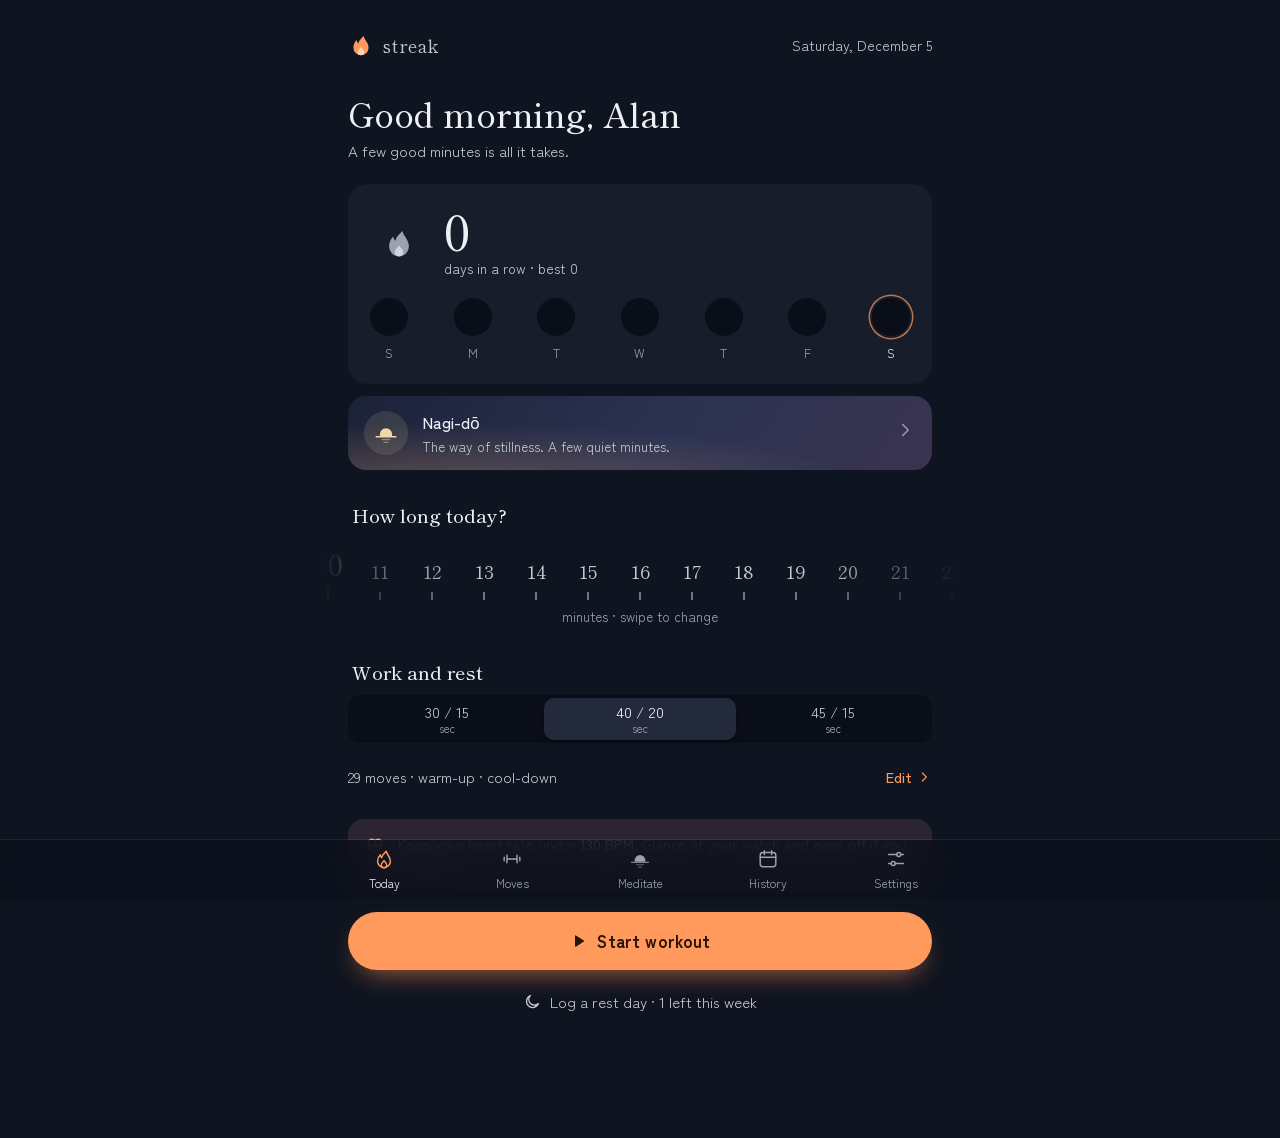
<file: streak/index.html>
<!DOCTYPE html>
<html lang="en">
<head>
<meta charset="utf-8">
<meta name="viewport" content="width=device-width,initial-scale=1,viewport-fit=cover">
<meta name="theme-color" content="#0e1420">
<title>Streak · Move a little every day</title>
<link rel="manifest" href="manifest.webmanifest">
<link rel="icon" href="icon-192.png">
<link rel="preconnect" href="https://fonts.googleapis.com">
<link rel="preconnect" href="https://fonts.gstatic.com" crossorigin>
<link href="https://fonts.googleapis.com/css2?family=Shippori+Mincho:wght@400;500;600&family=Zen+Kaku+Gothic+New:wght@400;500;700&display=swap" rel="stylesheet">
<style>
:root{--txt:#eef0f4;--ink2:#c3c8d3;--ink3:#9aa1b0;
 --acc:#ff9a5c;--accInk:#2a1408;--rest:#8ab4ff;--cool:#9fd8b0;--mind:#f3d9a4;--warm:#ffc879;
 --bg:#0e1420;--panel:#0f1421;--raise:#171d2b;--raise2:#232a3c;--well:#0a0e18;--line:rgba(255,255,255,.07);
 --serif:"Shippori Mincho","Iowan Old Style","Palatino Linotype",Georgia,serif;
 --sans:"Zen Kaku Gothic New",system-ui,-apple-system,sans-serif;
 --pad:clamp(18px,5vw,28px);--gap:clamp(14px,2.4dvh,24px)}
*{box-sizing:border-box;-webkit-tap-highlight-color:transparent}
html,body{margin:0;min-height:100%;background:var(--bg);color:var(--txt);font-family:var(--sans);overscroll-behavior:none;-webkit-font-smoothing:antialiased}
body::before{content:"";position:fixed;inset:0;z-index:-1;pointer-events:none;background:radial-gradient(130% 55% at 50% 118%,rgba(255,138,76,.30),rgba(150,80,90,.12) 45%,transparent 72%),radial-gradient(90% 40% at 50% -10%,rgba(60,74,120,.35),transparent 70%)}
::selection{background:color-mix(in srgb,var(--acc) 40%,transparent);color:#fff}
button{font:inherit;color:inherit;background:none;border:0;cursor:pointer;touch-action:manipulation;padding:0}
a{color:inherit}
button:focus-visible,a:focus-visible,[role=switch]:focus-visible,input:focus-visible{outline:2px solid var(--acc);outline-offset:3px}
svg.i{width:22px;height:22px;fill:none;stroke:currentColor;stroke-width:1.6;stroke-linecap:round;stroke-linejoin:round;flex:none}
svg.f{fill:currentColor;stroke:none}
.app{max-width:640px;margin:0 auto;min-height:100dvh;display:flex;flex-direction:column}
main{flex:1;padding:calc(env(safe-area-inset-top) + clamp(14px,2.6dvh,28px)) var(--pad) calc(env(safe-area-inset-bottom) + 112px)}
.top{display:flex;justify-content:space-between;align-items:center;min-height:44px}
.brand{display:flex;align-items:center;gap:8px;font-family:var(--serif);font-size:18px;letter-spacing:.06em;color:var(--ink2)}
.brand svg{width:26px;height:26px;color:var(--acc)}
.date{font-size:14px;color:var(--ink2)}
h1{font-family:var(--serif);font-weight:500;font-size:clamp(27px,7.4vw,34px);line-height:1.2;margin:clamp(16px,3dvh,28px) 0 4px;letter-spacing:-.005em;text-wrap:balance}
.lead{color:var(--ink2);font-size:15px;line-height:1.55;margin:0}
.gt{font-family:var(--serif);font-weight:500;font-size:19px;margin:calc(var(--gap) + 10px) 4px 10px}
.grp{background:var(--raise);border-radius:18px;padding:4px 16px}
.card{background:var(--raise);border-radius:20px;padding:clamp(16px,4vw,22px)}
.opt{display:flex;justify-content:space-between;align-items:center;gap:10px 14px;min-height:58px;padding:9px 0;font-size:16px}
.opt + .opt{box-shadow:0 -1px 0 var(--line)}
.opt .l{display:flex;flex-direction:column;gap:3px}
.opt small{color:var(--ink3);font-size:13.5px;line-height:1.4}
.opt.slider{flex-direction:column;align-items:stretch;gap:4px}
.opt.slider .row{display:flex;justify-content:space-between;align-items:baseline}
.val{font-family:var(--serif);font-size:20px;font-variant-numeric:lining-nums tabular-nums}
.val small{font-family:var(--sans);font-size:13px;color:var(--ink2);margin-left:3px}
/* streak card */
.streak{display:flex;align-items:center;gap:16px}
.flame{width:58px;height:58px;border-radius:50%;display:grid;place-items:center;color:var(--acc);background:radial-gradient(circle,color-mix(in srgb,var(--acc) 26%,transparent),transparent 70%)}
.flame svg{width:34px;height:34px}
.flame.off{color:var(--ink3);background:none}
.big{font-family:var(--serif);font-weight:500;font-size:48px;line-height:1;font-variant-numeric:lining-nums}
.streak .lead{margin-top:4px;font-size:14px}
.week{display:flex;justify-content:space-between;margin-top:18px}
.day{display:flex;flex-direction:column;align-items:center;gap:7px;font-size:12.5px;color:var(--ink3)}
.dot{position:relative;width:clamp(32px,9vw,38px);aspect-ratio:1;border-radius:50%;background:var(--well);display:grid;place-items:center;color:var(--accInk)}
.dot svg{width:17px;height:17px;stroke-width:2.2}
.dot.done{background:var(--acc)}.dot.rest{background:var(--rest);color:#0b1630}
.dot.today{box-shadow:0 0 0 2px var(--raise),0 0 0 3.5px color-mix(in srgb,var(--acc) 70%,transparent)}
.day.is-today{color:var(--txt)}
.dot .m{position:absolute;bottom:-2px;right:-2px;width:11px;height:11px;border-radius:50%;background:var(--mind);border:2px solid var(--raise)}
/* meditate row */
.mind{display:flex;align-items:center;gap:14px;margin-top:12px;background:radial-gradient(120% 140% at 15% 120%,rgba(201,143,107,.35),transparent 60%),linear-gradient(120deg,#1b2238,#2b3352 55%,#3a3350);border-radius:18px;padding:14px 16px;text-decoration:none;width:100%;text-align:left}
.mind .ic{width:44px;height:44px;border-radius:50%;display:grid;place-items:center;background:rgba(243,217,164,.12);color:var(--mind)}
.mind .tx{flex:1;display:flex;flex-direction:column;gap:2px}
.mind b{font-weight:500;font-size:16px}.mind small{color:var(--ink2);font-size:13.5px}
.mind .chev{color:var(--ink3)}
/* length picker (tide) */
.tide{width:calc(100% + 2*var(--pad));margin:0 calc(-1*var(--pad));height:66px;display:flex;align-items:flex-end;overflow-x:auto;scroll-snap-type:x mandatory;scrollbar-width:none;padding:0 calc(50% - 26px);
 -webkit-mask:linear-gradient(90deg,transparent,#000 22%,#000 78%,transparent);mask:linear-gradient(90deg,transparent,#000 22%,#000 78%,transparent)}
.tide::-webkit-scrollbar{display:none}
.tide .n{flex:none;width:52px;height:62px;scroll-snap-align:center;font-family:var(--serif);font-size:19px;color:var(--ink2);padding-bottom:20px;display:flex;align-items:flex-end;justify-content:center;position:relative;transition:font-size .2s,color .2s}
.tide .n::after{content:"";position:absolute;left:50%;bottom:4px;width:1.5px;height:8px;margin-left:-.75px;background:currentColor;opacity:.55}
.tide .n.on{color:var(--txt);font-size:28px;font-weight:500}
.tide .n.on::after{height:14px;width:2px;margin-left:-1px;background:var(--acc);opacity:1}
.tidecap{text-align:center;font-size:13.5px;color:var(--ink3);margin-top:2px}
/* segmented */
.seg{display:flex;background:var(--well);border-radius:13px;padding:3px}
.seg button{flex:1;min-height:42px;padding:0 10px;border-radius:10px;color:var(--ink2);font-size:15px}
.seg button.on{background:var(--raise2);color:var(--txt);box-shadow:0 2px 6px -2px rgba(0,0,0,.6)}
.seg button small{display:block;font-size:11.5px;color:var(--ink3);margin-top:-2px}
.summary{display:flex;justify-content:space-between;align-items:center;gap:12px;margin-top:14px;font-size:14.5px;color:var(--ink2)}
.link{color:var(--acc);font-size:14.5px;font-weight:500;min-height:40px;display:inline-flex;align-items:center;gap:4px}
.link svg{width:16px;height:16px}
.hr{display:flex;gap:12px;align-items:flex-start;background:color-mix(in srgb,#ff7a6b 9%,var(--raise));border-radius:16px;padding:14px 16px;font-size:14.5px;line-height:1.5;margin-top:var(--gap);color:var(--ink2)}
.hr svg{color:#ff8f80;margin-top:1px}
.hr b{color:var(--txt);font-weight:500}
/* primary */
.begin{display:flex;align-items:center;justify-content:center;gap:10px;width:100%;height:58px;margin-top:var(--gap);border-radius:29px;background:var(--acc);color:var(--accInk);font-weight:700;font-size:17px;letter-spacing:.01em;box-shadow:0 12px 28px -12px rgba(255,138,76,.75);transition:transform .15s,background .4s}
.begin svg{width:18px;height:18px}
.begin:active{transform:scale(.98)}
.begin.sec{background:var(--raise2);color:var(--txt);box-shadow:none}
.quiet{display:flex;align-items:center;justify-content:center;gap:8px;width:100%;min-height:48px;margin-top:8px;color:var(--ink2);font-size:15px}
.quiet svg{width:19px;height:19px}
/* nav */
nav{position:fixed;bottom:0;left:0;right:0;z-index:6;background:rgba(12,16,27,.82);-webkit-backdrop-filter:blur(16px) saturate(1.3);backdrop-filter:blur(16px) saturate(1.3);box-shadow:0 -1px 0 var(--line);padding-bottom:env(safe-area-inset-bottom)}
nav .in{max-width:640px;margin:0 auto;display:flex}
nav button{flex:1;min-height:60px;padding:8px 0 9px;display:flex;flex-direction:column;align-items:center;justify-content:center;gap:4px;font-size:12px;color:var(--ink3);transition:color .2s}
nav button.on{color:var(--txt)}
nav button.on svg{color:var(--acc)}
/* exercises */
.filters{display:flex;gap:8px;margin-top:var(--gap);overflow-x:auto;scrollbar-width:none;padding:2px}
.filters::-webkit-scrollbar{display:none}
.pill{flex:none;min-height:40px;padding:0 16px;border-radius:20px;background:var(--raise);color:var(--ink2);font-size:14.5px}
.pill:active{background:var(--raise2)}
.grid{display:grid;grid-template-columns:repeat(auto-fill,minmax(min(46%,180px),1fr));gap:12px}
.ex{background:var(--raise);border-radius:18px;padding:0 0 12px;text-align:left;position:relative;overflow:hidden;box-shadow:inset 0 0 0 1.5px transparent;transition:box-shadow .2s,background .2s;display:flex;flex-direction:column}
.ex.on{background:color-mix(in srgb,var(--acc) 9%,var(--raise));box-shadow:inset 0 0 0 1.5px color-mix(in srgb,var(--acc) 75%,transparent)}
.ex .thumb{width:100%;aspect-ratio:1.25;background:radial-gradient(circle at 50% 42%,#222a3d,#141a28 75%);position:relative}
.ex .thumb .mdemo{position:absolute;inset:6% 4% 0}
.ex .n{font-weight:500;font-size:15.5px;line-height:1.3;margin:10px 12px 0}
.ex .t{font-size:13px;line-height:1.4;color:var(--ink3);margin:3px 12px 0}
.ex .ck{position:absolute;top:10px;right:10px;width:28px;height:28px;border-radius:50%;background:rgba(10,14,24,.7);box-shadow:inset 0 0 0 1.5px rgba(255,255,255,.3);display:grid;place-items:center;color:var(--accInk)}
.ex .ck svg{width:16px;height:16px;stroke-width:2.4;opacity:0}
.ex.on .ck{background:var(--acc);box-shadow:none}.ex.on .ck svg{opacity:1}
.ex .foot{display:flex;justify-content:space-between;align-items:center;margin:10px 12px 0;gap:8px}
.tag{display:inline-flex;align-items:center;height:22px;font-size:11.5px;padding:0 8px;border-radius:11px;background:rgba(159,216,176,.12);color:var(--cool);letter-spacing:.02em}
.how{display:inline-flex;align-items:center;gap:5px;height:32px;padding:0 12px;border-radius:16px;background:var(--raise2);font-size:13px;color:var(--txt);margin-left:auto}
.how svg{width:12px;height:12px}
/* history */
.stats{display:grid;grid-template-columns:repeat(3,1fr);gap:10px;margin-top:var(--gap)}
.stat{background:var(--raise);border-radius:18px;padding:16px 8px;text-align:center}
.stat b{display:block;font-family:var(--serif);font-weight:500;font-size:32px;font-variant-numeric:lining-nums}
.stat span{font-size:13.5px;color:var(--ink2)}
.calhead{display:flex;justify-content:space-between;align-items:center;margin-bottom:12px}
.calhead b{font-family:var(--serif);font-weight:500;font-size:18px}
.iconbtn{width:44px;height:44px;border-radius:50%;display:grid;place-items:center;color:var(--txt);background:rgba(255,255,255,.04)}
.iconbtn:active{background:rgba(255,255,255,.1)}
.iconbtn[disabled]{opacity:.3;cursor:default}
.cal{display:grid;grid-template-columns:repeat(7,1fr);gap:6px;text-align:center;font-size:13px}
.cal .h{color:var(--ink3);padding:4px 0;font-size:12px}
.cal .d{aspect-ratio:1;border-radius:50%;display:grid;place-items:center;color:var(--ink2);font-variant-numeric:tabular-nums}
.cal .d.done{background:var(--acc);color:var(--accInk);font-weight:700}.cal .d.rest{background:var(--rest);color:#0b1630}
.cal .d.today{box-shadow:inset 0 0 0 1.5px var(--ink3)}
.legend{display:flex;justify-content:center;gap:16px;margin-top:14px;font-size:13px;color:var(--ink3)}
.legend i{display:inline-block;width:9px;height:9px;border-radius:50%;margin-right:6px;vertical-align:1px}
.it{display:flex;justify-content:space-between;align-items:center;gap:12px;min-height:54px;font-size:15px}
.it + .it{box-shadow:0 -1px 0 var(--line)}
.it span{color:var(--ink2);font-size:14px;display:flex;align-items:center;gap:6px}
.it span svg{width:16px;height:16px}
.empty{color:var(--ink2);text-align:center;padding:22px 8px;font-size:15px;line-height:1.55}
/* switches, sliders */
.toggle{width:51px;height:31px;border-radius:16px;background:#3a4256;position:relative;flex:none;transition:background .25s}
.toggle::after{content:"";position:absolute;top:2px;left:2px;width:27px;height:27px;border-radius:50%;background:#fff;box-shadow:0 2px 4px rgba(0,0,0,.35);transition:left .25s cubic-bezier(.2,.8,.2,1)}
.toggle.on{background:var(--acc)}.toggle.on::after{left:22px}
input[type=range]{-webkit-appearance:none;appearance:none;width:100%;height:34px;background:transparent;margin:0}
input[type=range]::-webkit-slider-runnable-track{height:4px;border-radius:2px;background:linear-gradient(90deg,var(--acc) var(--p,50%),rgba(255,255,255,.18) var(--p,50%))}
input[type=range]::-webkit-slider-thumb{-webkit-appearance:none;width:26px;height:26px;border-radius:50%;background:#fff;margin-top:-11px;box-shadow:0 2px 6px rgba(0,0,0,.45)}
input[type=range]::-moz-range-track{height:4px;border-radius:2px;background:rgba(255,255,255,.18)}
input[type=range]::-moz-range-progress{height:4px;border-radius:2px;background:var(--acc)}
input[type=range]::-moz-range-thumb{width:26px;height:26px;border:0;border-radius:50%;background:#fff}
.rowbtn{display:flex;align-items:center;gap:12px;width:100%;text-align:left;min-height:56px;font-size:16px}
.rowbtn + .rowbtn{box-shadow:0 -1px 0 var(--line)}
.rowbtn svg{color:var(--acc)}
.help{color:var(--ink3);line-height:1.6;font-size:13.5px;margin:10px 6px 0}
.about{text-align:center;padding:34px 10px 6px}
.about .k{width:56px;height:56px;margin:0 auto;color:var(--acc)}
.about h4{font-family:var(--serif);margin:10px 0 2px;font-weight:500;font-size:21px;letter-spacing:.06em}
.about .sub{font-size:14px;color:var(--ink2)}
.about p{line-height:1.65;font-size:14.5px;margin:14px auto 0;max-width:420px;color:var(--ink2)}
.credit{text-align:center;color:var(--ink3);font-size:13px;margin:18px 0 0}
/* sheets */
.scrim{position:fixed;inset:0;background:rgba(0,0,0,.45);opacity:0;pointer-events:none;transition:opacity .3s;z-index:40}.scrim.show{opacity:1;pointer-events:auto}
.sheet{position:fixed;left:0;right:0;bottom:0;max-width:640px;margin:0 auto;z-index:41;background:var(--panel);border-radius:24px 24px 0 0;max-height:90dvh;display:flex;flex-direction:column;transform:translateY(105%);transition:transform .45s cubic-bezier(.2,.8,.2,1),visibility 0s .45s;box-shadow:0 -10px 40px -10px rgba(0,0,0,.6);visibility:hidden}
.sheet.show{transform:none;visibility:visible;transition:transform .45s cubic-bezier(.2,.8,.2,1),visibility 0s}
.shead{display:flex;justify-content:space-between;align-items:center;gap:12px;padding:16px 18px 10px 22px;flex:none}
.shead h3{font-family:var(--serif);font-weight:500;font-size:23px;margin:0;line-height:1.25}
.done{height:40px;padding:0 18px;border-radius:20px;background:var(--raise2);font-weight:500;font-size:15px;flex:none}
.sbody{overflow-y:auto;-webkit-overflow-scrolling:touch;padding:0 20px calc(env(safe-area-inset-bottom) + 24px);overscroll-behavior:contain}
.sbody .demobox{width:100%;margin:4px 0 16px}
.sbody .cue{text-align:left;margin:0;max-width:none;font-size:16px;color:var(--ink2)}
.btns{display:flex;flex-direction:column;gap:10px;margin-top:20px}
.btns .begin{margin:0}
/* player */
#player{position:fixed;inset:0;z-index:20;display:none;flex-direction:column;align-items:center;background:var(--bg);overflow-y:auto;padding:calc(env(safe-area-inset-top) + 10px) var(--pad) calc(env(safe-area-inset-bottom) + clamp(16px,3dvh,30px))}
#player::before{content:"";position:fixed;inset:0;pointer-events:none;background:radial-gradient(120% 50% at 50% 115%,color-mix(in srgb,var(--ph,var(--acc)) 26%,transparent),transparent 70%);transition:background 1s}
#player.show{display:flex}
#player > *{position:relative}
.ptop{width:100%;max-width:520px;display:flex;justify-content:space-between;align-items:center;gap:10px;color:var(--ink2);font-size:14px;font-variant-numeric:tabular-nums}
.ptop .mid{flex:1;text-align:center}
.prog{width:100%;max-width:520px;height:3px;background:rgba(255,255,255,.1);border-radius:2px;margin:8px 0 0;overflow:hidden;flex:none}
.prog i{display:block;height:100%;background:var(--ph,var(--acc));width:0;transition:width 1s linear}
.phase{margin-top:clamp(12px,2.4dvh,22px);display:inline-flex;align-items:center;gap:8px;height:30px;padding:0 14px;border-radius:15px;font-size:14px;font-weight:500;color:var(--ph);background:color-mix(in srgb,var(--ph) 14%,transparent);flex:none}
.demobox{width:min(100%,380px);aspect-ratio:1.25;background:radial-gradient(circle at 50% 42%,#222a3d,#121826 75%);border-radius:22px;margin-top:clamp(10px,2dvh,18px);position:relative;overflow:hidden;flex:none}
.demobox .mdemo{position:absolute;inset:4% 4% 0}
.demobox .lbl{position:absolute;top:12px;left:14px;font-size:12.5px;color:var(--rest);z-index:1;background:rgba(10,14,24,.6);padding:4px 10px;border-radius:11px}
.ring{position:relative;width:clamp(120px,min(40vw,22dvh),190px);aspect-ratio:1;margin:clamp(10px,2dvh,18px) 0 0;flex:none}
.ring svg{width:100%;height:100%;transform:rotate(-90deg)}
.ring .c{position:absolute;inset:0;display:grid;place-items:center}
.tm{font-family:var(--serif);font-weight:400;font-size:clamp(46px,13vw,62px);font-variant-numeric:tabular-nums lining-nums;line-height:1}
.exname{font-family:var(--serif);font-weight:500;font-size:clamp(23px,6.4vw,28px);text-align:center;margin-top:clamp(8px,1.6dvh,14px);line-height:1.25;text-wrap:balance}
.cue{color:var(--ink2);text-align:center;margin-top:6px;max-width:420px;font-size:15.5px;line-height:1.5;text-wrap:balance}
.next{margin-top:10px;color:var(--ink3);font-size:14px;text-align:center}
.ctrl{display:flex;align-items:center;gap:clamp(16px,6vw,28px);margin-top:auto;padding-top:clamp(16px,3dvh,28px);flex:none}
.cb{width:56px;height:56px;border-radius:50%;background:rgba(255,255,255,.07);display:grid;place-items:center}
.cb svg{width:22px;height:22px}
.ctrl .begin{width:auto;min-width:156px;margin:0;padding:0 28px}
.ctrl .begin.paused{background:var(--raise2);color:var(--txt);box-shadow:none}
.ready{flex:1;display:flex;flex-direction:column;align-items:center;justify-content:center;width:100%}
.ready .count{font-family:var(--serif);font-size:clamp(80px,26vw,120px);line-height:1;color:var(--warm);font-variant-numeric:lining-nums}
/* end */
.end{flex:1;display:flex;flex-direction:column;align-items:center;justify-content:center;text-align:center;animation:fade 1.2s}
@keyframes fade{from{opacity:0}to{opacity:1}}
.end .k{width:84px;height:84px;color:var(--acc);filter:drop-shadow(0 0 22px rgba(255,138,76,.45))}
.end h2{font-family:var(--serif);font-weight:500;font-size:32px;margin:20px 0 8px}
.end p{color:var(--ink2);font-size:16px;line-height:1.6;margin:0;max-width:340px}
.end .num{display:flex;gap:clamp(22px,8vw,40px);margin:28px 0 34px}
.end .num b{display:block;font-family:var(--serif);font-weight:500;font-size:34px;font-variant-numeric:lining-nums}
.end .num span{font-size:14px;color:var(--ink2)}
.end .begin{width:auto;min-width:190px;margin:0;padding:0 36px}
/* toast */
#toast{position:fixed;left:50%;bottom:calc(env(safe-area-inset-bottom) + 84px);transform:translate(-50%,8px);background:var(--raise2);color:var(--txt);padding:12px 18px;border-radius:14px;font-size:14.5px;opacity:0;transition:opacity .3s,transform .3s;pointer-events:none;z-index:50;box-shadow:0 10px 30px -10px rgba(0,0,0,.6);max-width:calc(100% - 40px);text-align:center}
#toast.show{opacity:1;transform:translate(-50%,0)}
#mindFrame{position:fixed;inset:0;z-index:30;display:none;background:#0e1420}#mindFrame.show{display:block;animation:fade .5s}#mindFrame iframe{width:100%;height:100%;border:0}
/* manga demos */
.mdemo{position:relative;width:100%;height:100%}
.mdemo:before{content:'';position:absolute;left:24%;right:24%;bottom:3%;height:7%;border-radius:50%;background:radial-gradient(closest-side,rgba(0,0,0,.55),transparent)}
.mdemo img{position:absolute;inset:0;width:100%;height:100%;object-fit:contain;opacity:0;user-select:none;-webkit-user-drag:none}
.mdemo img.on{opacity:1}
.mdemo.bob img.on{animation:bob 4s ease-in-out infinite;transform-origin:50% 95%}
@keyframes bob{50%{transform:scale(1.015) translateY(-.6%)}}
svg.demo{display:block;width:100%;height:100%}
.sr{position:absolute;width:1px;height:1px;overflow:hidden;clip:rect(0 0 0 0);white-space:nowrap}
@media (min-width:600px){.grid{grid-template-columns:repeat(3,1fr)}}
@media (prefers-reduced-motion:reduce){
 *,*::before,*::after{animation-duration:.01ms!important;animation-iteration-count:1!important;transition-duration:.01ms!important;scroll-behavior:auto!important}
}
</style>
</head>
<body>
<svg width="0" height="0" style="position:absolute" aria-hidden="true"><defs>
<symbol id="i-flame" viewBox="0 0 24 24"><path d="M12 21.5a7 7 0 0 0 7-7c0-4.6-3.4-6.6-4.6-10.9-2.2 2.4-4.6 4.2-4.9 7-.9-.8-1.4-1.9-1.5-3.2C6.1 9.2 5 11.6 5 14.5a7 7 0 0 0 7 7z"/><path d="M12 21.5a3 3 0 0 1-3-3c0-1.8 1.4-2.7 3-4.7 1.6 2 3 2.9 3 4.7a3 3 0 0 1-3 3z"/></symbol>
<symbol id="i-flamef" viewBox="0 0 24 24"><path fill="currentColor" stroke="none" d="M12 21.5a7 7 0 0 0 7-7c0-4.6-3.4-6.6-4.6-10.9-2.2 2.4-4.6 4.2-4.9 7-.9-.8-1.4-1.9-1.5-3.2C6.1 9.2 5 11.6 5 14.5a7 7 0 0 0 7 7z"/><path fill="#fff" fill-opacity=".55" stroke="none" d="M12 21.5a3 3 0 0 1-3-3c0-1.8 1.4-2.7 3-4.7 1.6 2 3 2.9 3 4.7a3 3 0 0 1-3 3z"/></symbol>
<symbol id="i-moves" viewBox="0 0 24 24"><path d="M6.5 8v8M3.5 10v4M17.5 8v8M20.5 10v4M6.5 12h11"/></symbol>
<clipPath id="hzClip"><rect width="64" height="39"/></clipPath><symbol id="i-nagi" viewBox="0 0 64 64"><g clip-path="url(#hzClip)"><circle cx="32" cy="35" r="13" fill="currentColor"/></g><path d="M11 40H53" stroke="currentColor" stroke-width="3" stroke-linecap="round" fill="none"/><path d="M24 46H40M28 52H36" stroke="currentColor" stroke-width="3" stroke-linecap="round" fill="none" opacity=".45"/></symbol>
<symbol id="i-lotus" viewBox="0 0 24 24"><path d="M12 19.5c-2.4-2-3.6-4.4-3.6-7 0-2.2 1.4-4.3 3.6-6 2.2 1.7 3.6 3.8 3.6 6 0 2.6-1.2 5-3.6 7z"/><path d="M12 19.5c-3.8.2-7-1.4-8.5-4.6 2.3-.6 4.3-.3 6 .7M12 19.5c3.8.2 7-1.4 8.5-4.6-2.3-.6-4.3-.3-6 .7"/></symbol>
<symbol id="i-cal" viewBox="0 0 24 24"><rect x="3.5" y="5" width="17" height="15.5" rx="3"/><path d="M3.5 10h17M8 3v4M16 3v4"/></symbol>
<symbol id="i-set" viewBox="0 0 24 24"><path d="M4 7h9M17 7h3M4 17h3M11 17h9"/><circle cx="15" cy="7" r="2.2"/><circle cx="9" cy="17" r="2.2"/></symbol>
<symbol id="i-play" viewBox="0 0 24 24"><path fill="currentColor" stroke="none" d="M8 5.2v13.6a.8.8 0 0 0 1.2.7l10.6-6.8a.8.8 0 0 0 0-1.4L9.2 4.5A.8.8 0 0 0 8 5.2z"/></symbol>
<symbol id="i-pause" viewBox="0 0 24 24"><rect x="6.5" y="5" width="4" height="14" rx="1.2" fill="currentColor" stroke="none"/><rect x="13.5" y="5" width="4" height="14" rx="1.2" fill="currentColor" stroke="none"/></symbol>
<symbol id="i-next" viewBox="0 0 24 24"><path d="M6 6.5l8.5 5.5L6 17.5zM18 6v12"/></symbol>
<symbol id="i-prev" viewBox="0 0 24 24"><path d="M18 6.5L9.5 12l8.5 5.5zM6 6v12"/></symbol>
<symbol id="i-close" viewBox="0 0 24 24"><path d="M6.5 6.5l11 11M17.5 6.5l-11 11"/></symbol>
<symbol id="i-heart" viewBox="0 0 24 24"><path d="M12 20s-7.5-4.6-7.5-10.2A4.2 4.2 0 0 1 12 7.3a4.2 4.2 0 0 1 7.5 2.5C19.5 15.4 12 20 12 20z"/><path d="M6.5 12.5h3l1.5-2.5 2 4 1.5-1.5h3"/></symbol>
<symbol id="i-moon" viewBox="0 0 24 24"><path d="M19.5 14.6A7.8 7.8 0 1 1 9.4 4.5a6.3 6.3 0 0 0 10.1 10.1z"/></symbol>
<symbol id="i-check" viewBox="0 0 24 24"><path d="M5.5 12.5l4.2 4.2L18.5 8"/></symbol>
<symbol id="i-down" viewBox="0 0 24 24"><path d="M12 4v11M7.5 11l4.5 4.5 4.5-4.5M5 20h14"/></symbol>
<symbol id="i-up" viewBox="0 0 24 24"><path d="M12 15.5V4.5M7.5 9L12 4.5 16.5 9M5 20h14"/></symbol>
<symbol id="i-chevl" viewBox="0 0 24 24"><path d="M14.5 6l-6 6 6 6"/></symbol>
<symbol id="i-chevr" viewBox="0 0 24 24"><path d="M9.5 6l6 6-6 6"/></symbol>
</defs></svg>
<div class="app">
<main id="view" tabindex="-1"></main>
<nav aria-label="Main"><div class="in">
<button data-tab="home" class="on" aria-current="page"><svg class="i"><use href="#i-flame"/></svg>Today</button>
<button data-tab="ex"><svg class="i"><use href="#i-moves"/></svg>Moves</button>
<button data-tab="mind"><svg class="i" style="stroke:none;color:inherit;width:26px;height:26px;margin:-2px 0"><use href="#i-nagi"/></svg>Meditate</button>
<button data-tab="hist"><svg class="i"><use href="#i-cal"/></svg>History</button>
<button data-tab="set"><svg class="i"><use href="#i-set"/></svg>Settings</button>
</div></nav>
</div>

<div id="player" role="dialog" aria-modal="true" aria-label="Workout"></div>
<div id="toast" role="status" aria-live="polite"></div>
<div class="scrim" id="scrim"></div>
<div class="sheet" id="sheet" role="dialog" aria-modal="true" aria-labelledby="sheetTitle"><div class="shead"><h3 id="sheetTitle"></h3><button class="done" id="sheetDone">Done</button></div><div class="sbody" id="sheetBody"></div></div>
<div id="mindFrame"></div>

<script src="demos.js"></script>
<script src="manga.js"></script>
<script>
// ---------- Exercise library (low-impact, heart-friendly options flagged) ----------
const EX=[
 // warm-up
 {id:'march',n:'Marching in Place',e:'🚶',g:'Warm-up',low:1,cue:'Lift knees gently, swing your arms.'},
 {id:'armcirc',n:'Arm Circles',e:'🔄',g:'Warm-up',low:1,cue:'Small circles, then bigger. Switch direction halfway.'},
 {id:'hipcirc',n:'Hip Circles',e:'🌀',g:'Warm-up',low:1,cue:'Hands on hips, slow smooth circles.'},
 {id:'stepjack',n:'Step Jacks',e:'🙆',g:'Cardio',low:1,cue:'Step one foot out as arms go up. No jumping.'},
 {id:'jacks',n:'Jumping Jacks',e:'🤸',g:'Cardio',low:0,cue:'Light on your feet. Swap to step jacks anytime.'},
 {id:'highknee',n:'Low-Impact High Knees',e:'🦵',g:'Cardio',low:1,cue:'Brisk march, knees to hip height.'},
 {id:'shadow',n:'Shadow Boxing',e:'🥊',g:'Cardio',low:1,cue:'Soft knees, quick light punches. Keep breathing.'},
 {id:'skaters',n:'Step Skaters',e:'⛸️',g:'Cardio',low:1,cue:'Step side to side, reach across.'},
 // lower
 {id:'squat',n:'Squats',e:'🏋️',g:'Lower Body',low:1,cue:'Sit back, chest up, knees over toes.'},
 {id:'chairsq',n:'Chair Squats',e:'🪑',g:'Lower Body',low:1,cue:'Tap the chair lightly and stand back up.'},
 {id:'lunge',n:'Reverse Lunges',e:'🚶‍♂️',g:'Lower Body',low:1,cue:'Step back, lower gently, alternate legs.'},
 {id:'glute',n:'Glute Bridge',e:'🌉',g:'Lower Body',low:1,cue:'Squeeze glutes at the top. Breathe out as you lift.'},
 {id:'calf',n:'Calf Raises',e:'🦶',g:'Lower Body',low:1,cue:'Rise slowly, lower slowly. Hold a wall if needed.'},
 {id:'wallsit',n:'Wall Sit',e:'🧱',g:'Lower Body',low:1,cue:'Keep breathing, never hold your breath.'},
 {id:'sideleg',n:'Side Leg Raises',e:'🦿',g:'Lower Body',low:1,cue:'Lift with control, switch sides halfway.'},
 // upper
 {id:'wallpush',n:'Wall Push-ups',e:'🧍',g:'Upper Body',low:1,cue:'Body straight, lower chest toward the wall.'},
 {id:'inclpush',n:'Incline Push-ups',e:'🛋️',g:'Upper Body',low:1,cue:'Hands on a counter or couch. Smooth reps.'},
 {id:'pushup',n:'Push-ups',e:'💪',g:'Upper Body',low:0,cue:'Drop to knees anytime. Exhale as you push.'},
 {id:'dips',n:'Chair Dips',e:'🪑',g:'Upper Body',low:1,cue:'Elbows back, short range is fine.'},
 {id:'ytw',n:'Y-T-W Raises',e:'🙌',g:'Upper Body',low:1,cue:'Squeeze shoulder blades, make each letter.'},
 {id:'punchup',n:'Overhead Reaches',e:'☝️',g:'Upper Body',low:1,cue:'Reach up alternating arms, tall posture.'},
 // core
 {id:'deadbug',n:'Dead Bug',e:'🪲',g:'Core',low:1,cue:'Low back pressed down, opposite arm and leg.'},
 {id:'birddog',n:'Bird Dog',e:'🐕',g:'Core',low:1,cue:'Reach long, hold a beat, switch.'},
 {id:'standcrunch',n:'Standing Knee Crunch',e:'🧍‍♂️',g:'Core',low:1,cue:'Elbow to opposite knee, alternate.'},
 {id:'kneeplank',n:'Knee Plank',e:'📏',g:'Core',low:1,cue:'Breathe steadily. Long body from knees to head.'},
 {id:'plank',n:'Plank',e:'🪵',g:'Core',low:0,cue:'Keep breathing. Drop to knees anytime.'},
 {id:'sidebend',n:'Standing Side Bends',e:'↔️',g:'Core',low:1,cue:'Slide hand down your leg, switch sides.'},
 // stretch
 {id:'hamstr',n:'Hamstring Stretch',e:'🧘',g:'Cool-down',low:1,cue:'Hinge forward gently. No bouncing.'},
 {id:'quad',n:'Quad Stretch',e:'🦩',g:'Cool-down',low:1,cue:'Hold a wall, switch legs halfway.'},
 {id:'chest',n:'Chest Opener',e:'🫁',g:'Cool-down',low:1,cue:'Clasp hands behind, open chest, breathe slowly.'},
 {id:'childpose',n:"Child's Pose",e:'🙇',g:'Cool-down',low:1,cue:'Sink back, long slow breaths.'},
 {id:'breathe',n:'Slow Breathing',e:'🌬️',g:'Cool-down',low:1,cue:'In for 4, out for 6. Let your heart rate settle.'},
];
const GROUPS=['Warm-up','Cardio','Lower Body','Upper Body','Core','Cool-down'];
const byId=Object.fromEntries(EX.map(x=>[x.id,x]));
const ic=(n,c='i')=>`<svg class="${c}" aria-hidden="true"><use href="#i-${n}"/></svg>`;

// ---------- State ----------
const KEY='streak-workout-v1';
const def={selected:EX.filter(x=>x.low).map(x=>x.id),minutes:10,interval:'40/20',warm:true,cool:true,voice:true,beep:true,hrcap:130,log:{},restPerWeek:1,best:0};
let S=Object.assign({},def,JSON.parse(localStorage.getItem(KEY)||'{}'));
const save=()=>localStorage.setItem(KEY,JSON.stringify(S));
const ds=d=>{const z=new Date(d);z.setMinutes(z.getMinutes()-z.getTimezoneOffset());return z.toISOString().slice(0,10)};
const today=()=>ds(new Date());
const addDays=(s,n)=>{const d=new Date(s+'T12:00:00');d.setDate(d.getDate()+n);return ds(d)};
function streak(){let n=0,d=today();if(!S.log[d])d=addDays(d,-1);while(S.log[d]){if(S.log[d].type==='workout')n++;d=addDays(d,-1)}return n}
function updateBest(){const s=streak();if(s>(S.best||0)){S.best=s;save()}}
function mind(){try{return JSON.parse(localStorage.getItem('stillness-v1')||'{}').log||{}}catch(_){return {}}}
function mindStreak(){const L=mind();let n=0,d=today();if(!L[d])d=addDays(d,-1);while(L[d]){n++;d=addDays(d,-1)}return n}
function restsThisWeek(){let c=0;for(let i=0;i<7;i++){const l=S.log[addDays(today(),-i)];if(l&&l.type==='rest')c++}return c}
const plural=(n,w)=>n+' '+w+(n===1?'':'s');

// ---------- UI helpers ----------
const $=s=>document.querySelector(s);
function toast(t){const e=$('#toast');e.textContent=t;e.classList.add('show');clearTimeout(e._t);e._t=setTimeout(()=>e.classList.remove('show'),2200)}
let tab='home';
document.querySelectorAll('nav button').forEach(b=>b.onclick=()=>{if(b.dataset.tab==='mind'){openMind();return}tab=b.dataset.tab;document.querySelectorAll('nav button').forEach(x=>{x.classList.toggle('on',x===b);x.toggleAttribute('aria-current',x===b);if(x===b)x.setAttribute('aria-current','page')});render();scrollTo(0,0)});
function openMind(){const m=$('#mindFrame');if(!m.firstChild)m.innerHTML='<iframe title="Nagi-dō" src="../../nagi-do/?embed=1" allow="screen-wake-lock; autoplay; fullscreen"></iframe>';m.classList.add('show')}
window.addEventListener('message',e=>{if(e.data==='stillness-close'){$('#mindFrame').classList.remove('show');if(tab==='home')render()}});
function render(){({home,ex:exView,hist,set:settings})[tab]()}
const fill=r=>r.style.setProperty('--p',((r.value-r.min)/(r.max-r.min)*100)+'%');

// sheet (how-to, confirm)
let lastFocus=null,onSheetClose=null;
function openSheet(title,html,onClose){lastFocus=document.activeElement;onSheetClose=onClose||null;$('#sheetTitle').textContent=title;$('#sheetBody').innerHTML=html;$('#sheet').classList.add('show');$('#scrim').classList.add('show');$('#sheetBody').scrollTop=0;setTimeout(()=>$('#sheetDone').focus({preventScroll:true}),60)}
function closeSheet(){if(!$('#sheet').classList.contains('show'))return;$('#sheet').classList.remove('show');$('#scrim').classList.remove('show');setTimeout(()=>{if(!$('#sheet').classList.contains('show'))$('#sheetBody').innerHTML=''},450);const f=onSheetClose;onSheetClose=null;if(f)f();if(lastFocus&&lastFocus.focus)lastFocus.focus({preventScroll:true})}
$('#sheetDone').onclick=closeSheet;$('#scrim').onclick=closeSheet;
document.addEventListener('keydown',e=>{if(e.key==='Escape'){if($('#sheet').classList.contains('show'))closeSheet();else if(W&&$('#player').classList.contains('show'))quit()}});
function ask(title,msg,ok,cancel='Keep going'){return new Promise(res=>{let v=false;openSheet(title,`<p class="cue">${msg}</p><div class="btns"><button class="begin" id="askOk">${ok}</button><button class="begin sec" id="askNo">${cancel}</button></div>`,()=>res(v));$('#askOk').onclick=()=>{v=true;closeSheet()};$('#askNo').onclick=closeSheet})}

// ---------- Today ----------
const MINS=[...Array(28).keys()].map(i=>i+3).concat([35,40,45]);
function home(){
  const st=streak(),t=today(),doneToday=S.log[t];
  const hr=new Date().getHours();
  const greet=hr<12?'Good morning':hr<18?'Good afternoon':'Good evening';
  const ML=mind();let week='';const labels=['S','M','T','W','T','F','S'];
  for(let i=6;i>=0;i--){const d=addDays(t,-i),l=S.log[d],dd=new Date(d+'T12:00:00');
    const what=l?(l.type==='rest'?'rest day':'workout done'):'nothing logged';
    week+=`<div class="day${i===0?' is-today':''}" role="img" aria-label="${dd.toLocaleDateString('en-US',{weekday:'long'})}: ${what}${ML[d]?', meditated':''}"><div class="dot ${l?(l.type==='rest'?'rest':'done'):''} ${i===0?'today':''}">${l?(l.type==='rest'?ic('moon'):ic('check')):''}${ML[d]?'<i class="m"></i>':''}</div>${labels[dd.getDay()]}</div>`}
  const mt=ML[t],ms=mindStreak();
  if(!MINS.includes(S.minutes)){MINS.push(S.minutes);MINS.sort((a,b)=>a-b)}
  const ints=[['30/15','30 / 15'],['40/20','40 / 20'],['45/15','45 / 15']].map(([v,l])=>`<button class="${S.interval===v?'on':''}" data-i="${v}" aria-pressed="${S.interval===v}">${l}<small>sec</small></button>`).join('');
  const dateStr=new Date().toLocaleDateString('en-US',{weekday:'long',month:'long',day:'numeric'});
  const head=doneToday?(doneToday.type==='rest'?'Rest day logged. Your streak is safe.':'Done for today. Nicely moved.'):'A few good minutes is all it takes.';
  const left=Math.max(0,S.restPerWeek-restsThisWeek());
  $('#view').innerHTML=`
  <div class="top"><span class="brand">${ic('flamef','i')}streak</span><span class="date">${dateStr}</span></div>
  <h1>${greet}, Alan</h1>
  <p class="lead">${head}</p>
  <div class="card" style="margin-top:var(--gap)">
    <div class="streak"><div class="flame ${st?'':'off'}">${ic('flamef')}</div><div><div class="big">${st}</div><div class="lead">${st===1?'day':'days'} in a row · best ${Math.max(S.best||0,st)}</div></div></div>
    <div class="week">${week}</div>
  </div>
  <button class="mind" id="mindCard"><span class="ic"><svg class="i" style="stroke:none;width:30px;height:30px" aria-hidden="true"><use href="#i-nagi"/></svg></span><span class="tx"><b>${mt?'Sat today · '+Math.max(1,Math.round(mt.s/60))+' min':'Nagi-dō'}</b><small>${ms?plural(ms,'day')+' of stillness':'The way of stillness. A few quiet minutes.'}</small></span><span class="chev">${ic('chevr')}</span></button>
  <h2 class="gt">How long today?</h2>
  <div class="tide" id="picker" role="group" aria-label="Workout length in minutes"></div>
  <div class="tidecap">minutes · swipe to change</div>
  <h2 class="gt">Work and rest</h2>
  <div class="seg" id="ints" role="group" aria-label="Work and rest seconds">${ints}</div>
  <div class="summary"><span>${plural(S.selected.length,'move')}${S.warm?' · warm-up':''}${S.cool?' · cool-down':''}</span><button class="link" id="editMoves">Edit${ic('chevr')}</button></div>
  <div class="hr">${ic('heart')}<div>Keep your heart rate under <b>${S.hrcap} BPM</b>. Glance at your watch and ease off if you get close.</div></div>
  <button class="begin" id="go">${ic('play')}${doneToday&&doneToday.type==='workout'?'Do another':'Start workout'}</button>
  ${!doneToday?`<button class="quiet" id="restbtn">${ic('moon')}Log a rest day · ${left} left this week</button>`:''}`;
  drawPicker();
  document.querySelectorAll('#ints button').forEach(c=>c.onclick=()=>{S.interval=c.dataset.i;save();document.querySelectorAll('#ints button').forEach(x=>{x.classList.toggle('on',x===c);x.setAttribute('aria-pressed',x===c)})});
  $('#go').onclick=startWorkout;
  $('#mindCard').onclick=openMind;
  $('#editMoves').onclick=()=>document.querySelector('nav [data-tab=ex]').click();
  const rb=$('#restbtn'); if(rb) rb.onclick=()=>{if(restsThisWeek()>=S.restPerWeek){toast('No rest days left this week');return}S.log[t]={type:'rest'};save();toast('Rest day logged. Your streak is safe.');home()};
}
function drawPicker(){const p=$('#picker');
  p.innerHTML=MINS.map(m=>`<button class="n${S.minutes===m?' on':''}" data-m="${m}" aria-label="${m} minutes" aria-pressed="${S.minutes===m}">${m}</button>`).join('');
  p.querySelectorAll('.n').forEach(b=>b.onclick=()=>pick(+b.dataset.m,true));
  let raf=0;p.addEventListener('scroll',()=>{cancelAnimationFrame(raf);raf=requestAnimationFrame(()=>{const c=p.scrollLeft+p.clientWidth/2;let best,bd=1e9;p.querySelectorAll('.n').forEach(b=>{const d=Math.abs(b.offsetLeft+b.offsetWidth/2-c);if(d<bd){bd=d;best=b}});if(best)pick(+best.dataset.m,false)})},{passive:true});
  requestAnimationFrame(()=>centerOn(S.minutes,false))}
function centerOn(m,smooth){const p=$('#picker');if(!p)return;const b=p.querySelector(`[data-m="${m}"]`);if(b)p.scrollTo({left:b.offsetLeft-p.clientWidth/2+b.offsetWidth/2,behavior:smooth?'smooth':'auto'})}
function pick(m,scroll){if(S.minutes!==m){S.minutes=m;save();$('#picker').querySelectorAll('.n').forEach(x=>{const on=+x.dataset.m===m;x.classList.toggle('on',on);x.setAttribute('aria-pressed',on)})}if(scroll)centerOn(m,true)}
addEventListener('resize',()=>{if(tab==='home')centerOn(S.minutes,false)});
if(document.fonts)document.fonts.ready.then(()=>{if(tab==='home')centerOn(S.minutes,false)});

// ---------- Moves ----------
function exView(){
  let h=`<div class="top"><span class="brand">${ic('flamef','i')}streak</span></div>
  <h1>Moves</h1><p class="lead">Choose what goes into your workouts. <span class="tag">Low impact</span> moves are easier on the heart and joints.</p>
  <div class="filters"><button class="pill" id="all">Select all</button><button class="pill" id="lowonly">Low impact only</button><button class="pill" id="none">Clear</button></div>`;
  for(const g of GROUPS){
    h+=`<h2 class="gt">${g}</h2><div class="grid">`+EX.filter(x=>x.g===g).map(x=>{const on=S.selected.includes(x.id);return `<div class="ex ${on?'on':''}" data-id="${x.id}" role="checkbox" aria-checked="${on}" tabindex="0" aria-label="${x.n}"><div class="thumb">${Demos.html(x.id,'',1)}</div><span class="ck">${ic('check')}</span><div class="n">${x.n}</div><div class="t">${x.cue}</div><div class="foot">${x.low?'<span class="tag">Low impact</span>':''}<button class="how" data-how="${x.id}" aria-label="How to do ${x.n}">${ic('play')}How</button></div></div>`}).join('')+`</div>`;
  }
  $('#view').innerHTML=h;
  const toggle=b=>{const id=b.dataset.id,i=S.selected.indexOf(id);i>=0?S.selected.splice(i,1):S.selected.push(id);save();b.classList.toggle('on',i<0);b.setAttribute('aria-checked',i<0)};
  document.querySelectorAll('.ex').forEach(b=>{b.onclick=e=>{if(e.target.closest('.how')){showHow(b.dataset.id);return}toggle(b)};b.onkeydown=e=>{if((e.key===' '||e.key==='Enter')&&e.target===b){e.preventDefault();toggle(b)}}});
  $('#all').onclick=()=>{S.selected=EX.map(x=>x.id);save();exView();toast('All moves selected')};
  $('#lowonly').onclick=()=>{S.selected=EX.filter(x=>x.low).map(x=>x.id);save();exView();toast('Low impact moves only')};
  $('#none').onclick=()=>{S.selected=[];save();exView();toast('Cleared. Workouts will use low impact moves until you pick some.')};
}
function showHow(id){
  const x=byId[id];
  openSheet(x.n,`<div class="demobox">${Demos.html(id)}</div><p class="cue">${x.cue}</p>${x.low?'<p style="margin:12px 0 0"><span class="tag">Low impact</span></p>':''}`);
  Demos.start();
}

// ---------- History ----------
let calOffset=0;
function hist(){
  const now=new Date();const m=new Date(now.getFullYear(),now.getMonth()+calOffset,1);
  const days=new Date(m.getFullYear(),m.getMonth()+1,0).getDate();const t=today();
  let cal=['S','M','T','W','T','F','S'].map(x=>`<div class="h" aria-hidden="true">${x}</div>`).join('');
  for(let i=0;i<m.getDay();i++)cal+='<div></div>';
  for(let d=1;d<=days;d++){const k=ds(new Date(m.getFullYear(),m.getMonth(),d)),l=S.log[k];cal+=`<div class="d ${l?(l.type==='rest'?'rest':'done'):''}${k===t?' today':''}">${d}</div>`}
  const ents=Object.entries(S.log).sort((a,b)=>b[0].localeCompare(a[0]));
  const w=ents.filter(e=>e[1].type==='workout');
  const totalMin=Math.round(w.reduce((a,e)=>a+(e[1].secs||0),0)/60);
  $('#view').innerHTML=`<div class="top"><span class="brand">${ic('flamef','i')}streak</span></div><h1>History</h1>
  <div class="stats"><div class="stat"><b>${streak()}</b><span>current</span></div><div class="stat"><b>${Math.max(S.best||0,streak())}</b><span>best streak</span></div><div class="stat"><b>${totalMin}</b><span>total min</span></div></div>
  <div class="card" style="margin-top:12px"><div class="calhead"><button class="iconbtn" id="pv" aria-label="Previous month">${ic('chevl')}</button><b>${m.toLocaleString('en-US',{month:'long',year:'numeric'})}</b><button class="iconbtn" id="nx" aria-label="Next month" ${calOffset<0?'':'disabled'}>${ic('chevr')}</button></div><div class="cal">${cal}</div>
  <div class="legend"><span><i style="background:var(--acc)"></i>Workout</span><span><i style="background:var(--rest)"></i>Rest day</span></div></div>
  <h2 class="gt">Recent</h2>${ents.length?`<div class="grp">${ents.slice(0,20).map(([d,l])=>`<div class="it"><b style="font-weight:500">${new Date(d+'T12:00:00').toLocaleDateString('en-US',{weekday:'short',month:'short',day:'numeric'})}</b><span>${l.type==='rest'?ic('moon')+'Rest day':ic('flame')+Math.round((l.secs||0)/60)+' min · '+plural(l.count||0,'move')}</span></div>`).join('')}</div>`:'<div class="card empty">No workouts yet. Your first one starts the streak.</div>'}`;
  $('#pv').onclick=()=>{calOffset--;hist()};$('#nx').onclick=()=>{if(calOffset<0){calOffset++;hist()}};
}

// ---------- Settings ----------
function settings(){
  const tg=(k,l,s)=>`<div class="opt"><div class="l"><span id="lb-${k}">${l}</span>${s?`<small>${s}</small>`:''}</div><button class="toggle ${S[k]?'on':''}" role="switch" aria-checked="${!!S[k]}" aria-labelledby="lb-${k}" data-k="${k}"></button></div>`;
  $('#view').innerHTML=`<div class="top"><span class="brand">${ic('flamef','i')}streak</span></div><h1>Settings</h1>
  <h2 class="gt">Workout</h2><div class="grp">${tg('warm','Auto warm-up','Starts with two gentle moves')}${tg('cool','Auto cool-down','Ends with stretches and slow breathing')}</div>
  <h2 class="gt">Coach</h2><div class="grp">${tg('voice','Voice coach','Announces each move')}${tg('beep','Countdown beeps','Last three seconds of each interval')}</div>
  <h2 class="gt">Heart and streak</h2><div class="grp">
   <div class="opt slider"><div class="row"><label for="hrr">Heart rate reminder</label><span class="val" id="hrv">${S.hrcap}<small>BPM</small></span></div><input type="range" min="100" max="160" value="${S.hrcap}" id="hrr"></div>
   <div class="opt slider"><div class="row"><label for="rpr">Rest days per week</label><span class="val" id="rpv">${S.restPerWeek}</span></div><input type="range" min="0" max="3" value="${S.restPerWeek}" id="rpr"><small style="color:var(--ink3);font-size:13.5px">A logged rest day keeps your streak alive.</small></div></div>
  <h2 class="gt">Your data</h2><div class="grp"><button class="rowbtn" id="exp">${ic('down')}Export backup</button><button class="rowbtn" id="imp">${ic('up')}Import backup</button></div>
  <p class="help">Everything stays on this phone. Export a backup before you switch phones.</p><input type="file" id="file" accept="application/json" hidden>
  <div class="about"><svg class="k" aria-hidden="true"><use href="#i-flamef"/></svg><h4>streak</h4><div class="sub">Move a little every day</div>
  <p>Short, heart-safe workouts with a coach who shows every move. Meditate opens Nagi-dō right here, and a gold dot on a day means you sat.</p></div>
  <p class="credit">Built for Alan by Hark</p>`;
  document.querySelectorAll('.toggle').forEach(b=>b.onclick=()=>{const k=b.dataset.k;S[k]=!S[k];save();b.classList.toggle('on',S[k]);b.setAttribute('aria-checked',S[k])});
  const hrr=$('#hrr'),rpr=$('#rpr');fill(hrr);fill(rpr);
  hrr.oninput=e=>{S.hrcap=+e.target.value;$('#hrv').innerHTML=S.hrcap+'<small>BPM</small>';fill(hrr);save()};
  rpr.oninput=e=>{S.restPerWeek=+e.target.value;$('#rpv').textContent=S.restPerWeek;fill(rpr);save()};
  $('#exp').onclick=()=>{const a=document.createElement('a');a.href=URL.createObjectURL(new Blob([JSON.stringify(S,null,1)],{type:'application/json'}));a.download='streak-backup-'+today()+'.json';a.click();toast('Backup saved')};
  $('#imp').onclick=()=>$('#file').click();
  $('#file').onchange=async e=>{try{S=Object.assign({},def,JSON.parse(await e.target.files[0].text()));save();toast('Backup restored');settings()}catch(_){toast('That file did not work')}};
}

// ---------- Workout engine ----------
let W=null,wake=null,actx=null;
function beep(f=880,d=.12){if(!S.beep)return;try{actx=actx||new AudioContext();const o=actx.createOscillator(),g=actx.createGain();o.frequency.value=f;o.connect(g);g.connect(actx.destination);g.gain.setValueAtTime(.25,actx.currentTime);g.gain.exponentialRampToValueAtTime(.001,actx.currentTime+d);o.start();o.stop(actx.currentTime+d)}catch(_){}}
function say(t){if(!S.voice||!('speechSynthesis' in window))return;speechSynthesis.cancel();const u=new SpeechSynthesisUtterance(t);u.rate=1;speechSynthesis.speak(u)}
const shuffle=a=>{a=a.slice();for(let i=a.length-1;i>0;i--){const j=Math.random()*(i+1)|0;[a[i],a[j]]=[a[j],a[i]]}return a};
const mmss=s=>Math.floor(s/60)+':'+String(s%60).padStart(2,'0');

function buildPlan(){
  const [work,rest]=S.interval.split('/').map(Number);
  const total=S.minutes*60;const steps=[];
  const warmPool=EX.filter(x=>x.g==='Warm-up'),coolPool=EX.filter(x=>x.g==='Cool-down');
  let main=S.selected.map(id=>byId[id]).filter(x=>x&&x.g!=='Warm-up'&&x.g!=='Cool-down');
  if(!main.length) main=EX.filter(x=>x.low&&x.g!=='Warm-up'&&x.g!=='Cool-down');
  let used=0;
  const add=(ex,secs,kind)=>{steps.push({ex,secs,kind});used+=secs};
  if(S.warm&&total>=300){shuffle(warmPool).slice(0,2).forEach(x=>add(x,30,'warm'))}
  const coolTime=S.cool&&total>=300?60:0;
  let pool=shuffle(main),i=0,last=null;
  while(used+work+coolTime<=total){
    let ex=pool[i%pool.length];i++;if(i%pool.length===0)pool=shuffle(main);
    if(ex===last&&main.length>1){ex=pool[i%pool.length];i++}
    add(ex,work,'work');last=ex;
    if(used+rest+work+coolTime<=total) add(null,rest,'rest'); else break;
  }
  if(steps.length&&steps[steps.length-1].kind==='rest'){used-=steps.pop().secs}
  if(coolTime){shuffle(coolPool).slice(0,2).forEach(x=>add(x,30,'cool'))}
  return steps;
}

async function startWorkout(){
  const plan=buildPlan();
  W={plan,idx:-1,left:0,paused:false,elapsed:0,count:0,total:plan.reduce((a,s)=>a+s.secs,0)};
  try{actx=actx||new AudioContext();actx.resume()}catch(_){}
  try{wake=await navigator.wakeLock.request('screen')}catch(_){}
  $('#player').classList.add('show');document.body.style.overflow='hidden';
  if(Demos.preload)W.plan.forEach(s=>s.ex&&Demos.preload(s.ex.id));Demos.start();
  W.ready=5;drawPlayer();say('Get ready. First up, '+nextName(0));
  W.timer=setInterval(tick,1000);
}
function nextName(i){const s=W.plan[i];return s?(s.ex?s.ex.n:'Rest'):'Finish'}
function nextStep(){
  W.idx++;
  if(W.idx>=W.plan.length) return finish();
  const s=W.plan[W.idx];W.left=s.secs;
  if(s.ex){W.count++;say(s.ex.n);if(navigator.vibrate)navigator.vibrate(200);beep(1200,.25)}
  else{say('Rest. Next, '+nextName(W.idx+1));if(navigator.vibrate)navigator.vibrate([100,80,100])}
  drawPlayer();
}
function tick(){
  if(W.paused)return;
  if(W.ready>0){W.ready--;if(W.ready<=3&&W.ready>0)beep();if(W.ready===0)nextStep();else updateReady();return}
  W.left--;W.elapsed++;
  if(W.left<=3&&W.left>0)beep();
  if(W.left<=0)nextStep();else updatePlayer();
}
const PH={work:['Work','var(--acc)'],rest:['Rest','var(--rest)'],warm:['Warm-up','var(--warm)'],cool:['Cool-down','var(--cool)']};
const RC=2*Math.PI*45;
function drawPlayer(){
  const p=$('#player');
  const closeBtn=`<button class="iconbtn" id="x" aria-label="End workout">${ic('close')}</button>`;
  if(W.ready>0){
    p.style.setProperty('--ph','var(--warm)');
    p.innerHTML=`<div class="ptop">${closeBtn}<span class="mid">${plural(W.plan.filter(x=>x.ex).length,'move')} · ${Math.round(W.total/60)} min</span><span style="width:44px"></span></div>
    <div class="ready"><span class="phase">Get ready</span>${W.plan[0]&&W.plan[0].ex?`<div class="demobox"><span class="lbl">First up</span>${Demos.html(W.plan[0].ex.id)}</div>`:''}<div class="exname">${nextName(0)}</div><div class="count" id="rc" aria-live="assertive">${W.ready}</div></div>`;
    $('#x').onclick=quit;return}
  const s=W.plan[W.idx];const nx=W.plan[W.idx+1];
  const [label,col]=PH[s.kind];p.style.setProperty('--ph',col);
  const demoEx=s.ex||(nx&&nx.ex)||null;
  p.innerHTML=`<div class="ptop">${closeBtn}<span class="mid" id="pc">${W.count} of ${W.plan.filter(x=>x.ex).length}</span><span id="prem" aria-label="Time left in workout">${mmss(W.total-W.elapsed)}</span></div>
  <div class="prog" aria-hidden="true"><i id="pg" style="width:${W.elapsed/W.total*100}%"></i></div>
  <span class="phase">${label}</span>
  ${demoEx?`<div class="demobox">${s.ex?'':'<span class="lbl">Up next</span>'}${Demos.html(demoEx.id)}</div>`:''}
  <div class="ring"><svg viewBox="0 0 100 100" aria-hidden="true"><circle cx="50" cy="50" r="45" fill="none" stroke="rgba(255,255,255,.09)" stroke-width="4"/><circle id="arc" cx="50" cy="50" r="45" fill="none" stroke="${col}" stroke-width="4" stroke-linecap="round" stroke-dasharray="${RC}" stroke-dashoffset="${RC}" style="transition:stroke-dashoffset 1s linear"/></svg>
  <div class="c"><div class="tm" id="tm" role="timer" aria-label="Seconds left">${W.left}</div></div></div>
  <div class="exname" aria-live="polite">${s.ex?s.ex.n:'Catch your breath'}</div>
  <div class="cue">${s.ex?s.ex.cue:'Breathe slowly. Under '+S.hrcap+' BPM on your watch?'}</div>
  <div class="next">${nx?'Next · '+(nx.ex?nx.ex.n:'Rest'):'Last one. Finish strong and easy.'}</div>
  <div class="ctrl"><button class="cb" id="bk" aria-label="Restart this interval">${ic('prev')}</button><button class="begin${W.paused?' paused':''}" id="pp">${W.paused?ic('play')+'Resume':ic('pause')+'Pause'}</button><button class="cb" id="sk" aria-label="Skip to next">${ic('next')}</button></div>`;
  $('#x').onclick=quit;
  $('#pp').onclick=()=>{W.paused=!W.paused;const b=$('#pp');b.classList.toggle('paused',W.paused);b.innerHTML=W.paused?ic('play')+'Resume':ic('pause')+'Pause';if(W.paused&&'speechSynthesis' in window)speechSynthesis.cancel()};
  $('#sk').onclick=()=>{W.elapsed+=W.left;nextStep()};
  $('#bk').onclick=()=>{W.elapsed-=(s.secs-W.left);W.left=s.secs;updatePlayer(true)};
  requestAnimationFrame(()=>updatePlayer());
}
function updateReady(){const r=$('#rc');if(r)r.textContent=W.ready}
function updatePlayer(jump){
  const s=W.plan[W.idx];if(!s)return;const frac=s.secs?(s.secs-W.left)/s.secs:0;
  const a=$('#arc');if(a){if(jump)a.style.transition='none';a.setAttribute('stroke-dashoffset',RC*(1-frac));if(jump)requestAnimationFrame(()=>a.style.transition='stroke-dashoffset 1s linear')}
  const tm=$('#tm');if(tm)tm.textContent=W.left;
  const pr=$('#prem');if(pr)pr.textContent=mmss(Math.max(0,W.total-W.elapsed));
  const pg=$('#pg');if(pg)pg.style.width=(W.elapsed/W.total*100)+'%';
}
function cleanup(){clearInterval(W.timer);try{wake&&wake.release()}catch(_){}wake=null;if('speechSynthesis' in window)speechSynthesis.cancel()}
function closePlayer(){$('#player').classList.remove('show');document.body.style.overflow='';W=null;render()}
async function quit(){
  if(!W||W.done)return;
  const was=W.paused;W.paused=true;
  if(W.elapsed>=60){
    const ok=await ask('End workout early?','You moved for '+plural(Math.round(W.elapsed/60)||1,'minute')+'. It still counts toward your streak.','End and save');
    if(!W)return; if(ok)return finish();
  }else{
    const ok=await ask('Quit this workout?','Less than a minute in, so it won\u2019t be saved.','Quit');
    if(!W)return; if(ok){cleanup();return closePlayer()}
  }
  W.paused=was;
}
function finish(){
  cleanup();W.done=true;const t=today();const prev=S.log[t];
  const secs=(prev&&prev.type==='workout'?prev.secs:0)+W.elapsed,count=(prev&&prev.type==='workout'?prev.count:0)+W.count;
  S.log[t]={type:'workout',secs,count};save();updateBest();
  say('Workout complete. Nice work, Alan.');beep(660,.15);setTimeout(()=>beep(990,.3),180);
  const st=streak();const p=$('#player');p.style.setProperty('--ph','var(--acc)');
  p.innerHTML=`<div class="end" role="status"><svg class="k" aria-hidden="true"><use href="#i-flamef"/></svg><h2>Nice work, Alan.</h2><p>${st>1?'That\u2019s '+st+' days in a row. See you tomorrow.':'Your streak starts today. See you tomorrow.'}</p>
  <div class="num"><div><b>${st}</b><span>day streak</span></div><div><b>${Math.max(1,Math.round(W.elapsed/60))}</b><span>minutes</span></div><div><b>${W.count}</b><span>moves</span></div></div>
  <button class="begin" id="ok">Done</button></div>`;
  $('#ok').onclick=()=>{tab='home';document.querySelectorAll('nav button').forEach(x=>{const on=x.dataset.tab==='home';x.classList.toggle('on',on);on?x.setAttribute('aria-current','page'):x.removeAttribute('aria-current')});closePlayer()};
  setTimeout(()=>$('#ok')&&$('#ok').focus({preventScroll:true}),100);
}

render();
if('serviceWorker' in navigator) navigator.serviceWorker.register('sw.js');
(function(){const inApp=matchMedia('(display-mode: fullscreen)').matches||matchMedia('(display-mode: standalone)').matches||window.self!==window.top;
 if(inApp)return;const f=()=>{const d=document.documentElement;if(!document.fullscreenElement&&d.requestFullscreen)d.requestFullscreen({navigationUI:'hide'}).catch(()=>{})};
 document.addEventListener('pointerdown',f,{once:true})})();
window.addEventListener('pageshow',()=>{if(tab==='home'&&!W)render()});document.addEventListener('visibilitychange',()=>{if(!document.hidden&&tab==='home'&&!W)render()});
</script>
</body>
</html>
</file>
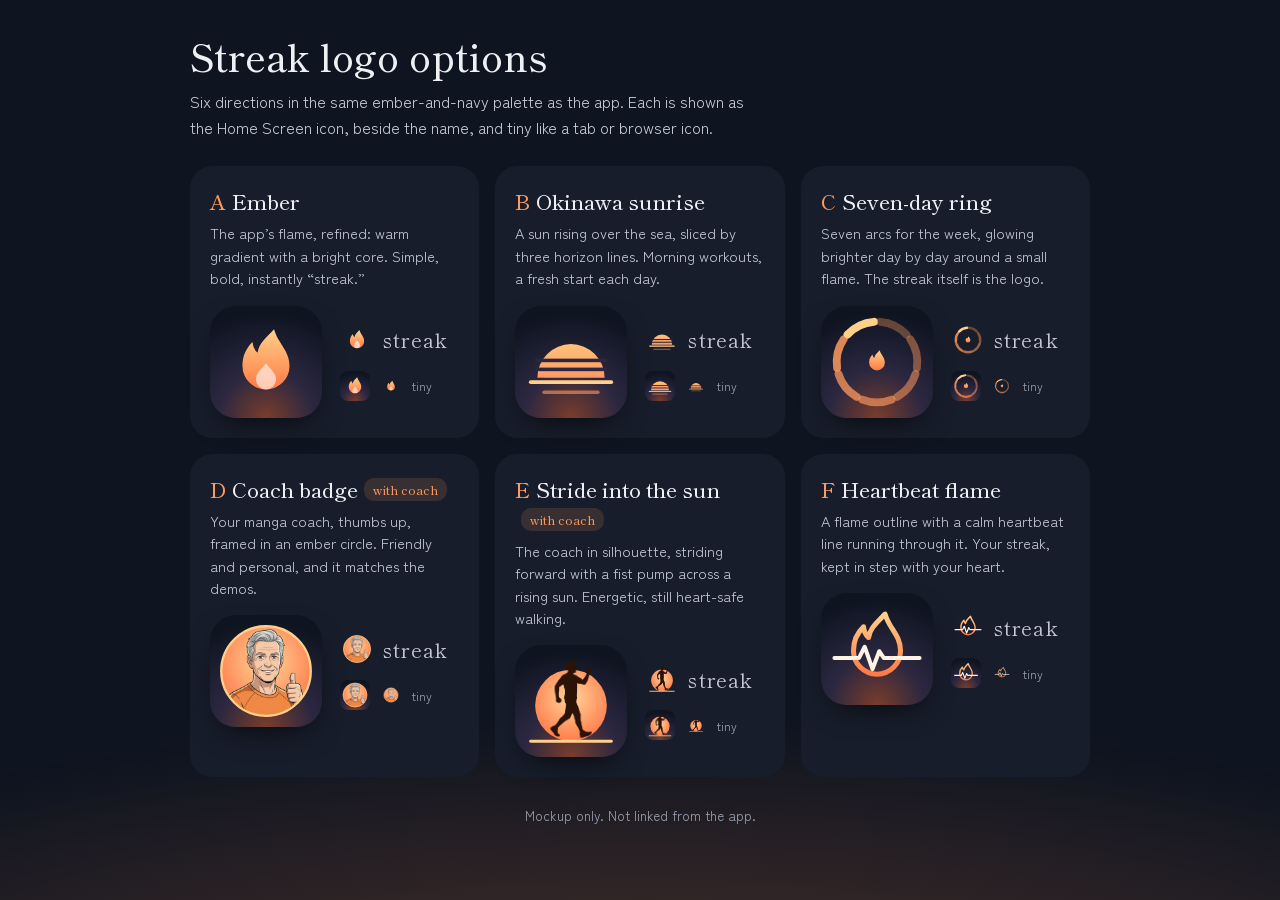
<file: streak/mockup/logo/index.html>
<!DOCTYPE html>
<html lang="en"><head><meta charset="utf-8"><meta name="viewport" content="width=device-width,initial-scale=1,viewport-fit=cover">
<title>Streak · Logo options</title>
<link rel="preconnect" href="https://fonts.googleapis.com"><link rel="preconnect" href="https://fonts.gstatic.com" crossorigin>
<link href="https://fonts.googleapis.com/css2?family=Shippori+Mincho:wght@400;500&family=Zen+Kaku+Gothic+New:wght@400;500&display=swap" rel="stylesheet">
<style>
:root{--txt:#eef0f4;--ink2:#c3c8d3;--ink3:#9aa1b0;--acc:#ff9a5c;--raise:#171d2b;--well:#0a0e18;--serif:"Shippori Mincho",Georgia,serif;--sans:"Zen Kaku Gothic New",system-ui,sans-serif}
*{box-sizing:border-box}
body{margin:0;background:#0e1420;color:var(--txt);font-family:var(--sans);padding:calc(env(safe-area-inset-top) + 28px) 20px 60px}
body::before{content:"";position:fixed;inset:0;z-index:-1;background:radial-gradient(130% 55% at 50% 118%,rgba(255,138,76,.28),transparent 70%)}
.wrap{max-width:900px;margin:0 auto}
h1{font-family:var(--serif);font-weight:500;font-size:clamp(28px,7vw,38px);margin:0 0 6px}
.lead{color:var(--ink2);line-height:1.6;margin:0 0 26px;max-width:560px}
.grid{display:grid;grid-template-columns:repeat(auto-fill,minmax(270px,1fr));gap:16px}
.opt{background:var(--raise);border-radius:22px;padding:20px}
.opt h2{font-family:var(--serif);font-weight:500;font-size:21px;margin:0}
.opt h2 b{color:var(--acc);font-weight:500;margin-right:6px}
.opt p{color:var(--ink2);font-size:14.5px;line-height:1.55;margin:6px 0 16px}
.tag{display:inline-block;font-size:12px;padding:3px 9px;border-radius:10px;background:rgba(255,154,92,.14);color:var(--acc);margin-left:6px;vertical-align:3px}
.row{display:flex;align-items:center;gap:18px}
.tile{width:112px;height:112px;border-radius:26px;flex:none;overflow:hidden;background:radial-gradient(95% 95% at 50% 100%,#7a3d2c 0%,#2b2740 45%,#0e1420 100%);box-shadow:0 12px 30px -12px rgba(0,0,0,.8)}
.tile svg,.lock svg,.tiny svg{display:block;width:100%;height:100%}
.side{display:flex;flex-direction:column;gap:14px}
.lock{display:flex;align-items:center;gap:8px;font-family:var(--serif);font-size:20px;letter-spacing:.06em;color:var(--ink2)}
.lock span{width:34px;height:34px}
.tiny{display:flex;align-items:center;gap:12px}
.tiny span{display:block}
.tiny .t1{width:30px;height:30px;border-radius:8px;overflow:hidden;background:radial-gradient(95% 95% at 50% 100%,#7a3d2c,#2b2740 45%,#0e1420)}
.tiny .t2{width:18px;height:18px}
.tiny small{color:var(--ink3);font-size:12px}
.foot{color:var(--ink3);font-size:13.5px;text-align:center;margin-top:28px}
</style></head><body><div class="wrap">
<h1>Streak logo options</h1>
<p class="lead">Six directions in the same ember-and-navy palette as the app. Each is shown as the Home Screen icon, beside the name, and tiny like a tab or browser icon.</p>
<div class="grid" id="g"></div>
<p class="foot">Mockup only. Not linked from the app.</p>
</div>
<svg width="0" height="0" style="position:absolute" aria-hidden="true"><defs>
<linearGradient id="ember" x1="0" y1="0" x2="0" y2="1"><stop offset="0" stop-color="#ffd08a"/><stop offset="1" stop-color="#ff7a45"/></linearGradient>
<linearGradient id="sun" x1="0" y1="0" x2="0" y2="1"><stop offset="0" stop-color="#ffc27a"/><stop offset="1" stop-color="#ff6e4a"/></linearGradient>
<radialGradient id="disk" cx="50%" cy="40%" r="60%"><stop offset="0" stop-color="#ffd59a"/><stop offset="1" stop-color="#ff7d4c"/></radialGradient>
<clipPath id="above"><rect x="0" y="0" width="100" height="64"/></clipPath>
<clipPath id="badge"><circle cx="50" cy="50" r="40"/></clipPath>
<symbol id="fl" viewBox="0 0 24 24"><path d="M12 21.5a7 7 0 0 0 7-7c0-4.6-3.4-6.6-4.6-10.9-2.2 2.4-4.6 4.2-4.9 7-.9-.8-1.4-1.9-1.5-3.2C6.1 9.2 5 11.6 5 14.5a7 7 0 0 0 7 7z"/></symbol>
</defs></svg>
<script>
const FL='M12 21.5a7 7 0 0 0 7-7c0-4.6-3.4-6.6-4.6-10.9-2.2 2.4-4.6 4.2-4.9 7-.9-.8-1.4-1.9-1.5-3.2C6.1 9.2 5 11.6 5 14.5a7 7 0 0 0 7 7z';
const IN='M12 21.5a3 3 0 0 1-3-3c0-1.8 1.4-2.7 3-4.7 1.6 2 3 2.9 3 4.7a3 3 0 0 1-3 3z';
function ring(){let s='';const r=36,n=7,gap=9;for(let i=0;i<n;i++){const a0=(-90+i*360/n+gap/2)*Math.PI/180,a1=(-90+(i+1)*360/n-gap/2)*Math.PI/180;
 const x0=50+r*Math.cos(a0),y0=50+r*Math.sin(a0),x1=50+r*Math.cos(a1),y1=50+r*Math.sin(a1);
 s+=`<path d="M${x0.toFixed(2)} ${y0.toFixed(2)}A${r} ${r} 0 0 1 ${x1.toFixed(2)} ${y1.toFixed(2)}" stroke="${i<6?'#ff9a5c':'#ffd08a'}" stroke-opacity="${i<6?.35+i*.1:1}" stroke-width="7" stroke-linecap="round" fill="none"/>`}return s}
const M=[
 ['A','Ember',0,'The app\u2019s flame, refined: warm gradient with a bright core. Simple, bold, instantly \u201cstreak.\u201d',
  `<g transform="translate(14 10) scale(3)"><path d="${FL}" fill="url(#ember)"/><path d="${IN}" fill="#fff" fill-opacity=".6"/></g>`],
 ['B','Okinawa sunrise',0,'A sun rising over the sea, sliced by three horizon lines. Morning workouts, a fresh start each day.',
  `<g clip-path="url(#above)"><circle cx="50" cy="64" r="30" fill="url(#sun)"/></g><rect x="18" y="47" width="64" height="3.2" fill="#2b2740"/><rect x="18" y="55" width="64" height="3.2" fill="#2b2740"/><path d="M14 68h72" stroke="#ffd08a" stroke-width="3.2" stroke-linecap="round"/><path d="M26 77h48" stroke="#ff9a5c" stroke-opacity=".6" stroke-width="3.2" stroke-linecap="round"/>`],
 ['C','Seven-day ring',0,'Seven arcs for the week, glowing brighter day by day around a small flame. The streak itself is the logo.',
  ring()+`<g transform="translate(38 36) scale(1)"><path d="${FL}" fill="url(#ember)"/></g>`],
 ['D','Coach badge',1,'Your manga coach, thumbs up, framed in an ember circle. Friendly and personal, and it matches the demos.',
  `<circle cx="50" cy="50" r="40" fill="url(#disk)"/><g clip-path="url(#badge)"><image href="coach-bust.webp" x="12" y="13" width="76" height="76"/></g><circle cx="50" cy="50" r="40" fill="none" stroke="#ffd08a" stroke-width="2"/>`],
 ['E','Stride into the sun',1,'The coach in silhouette, striding forward with a fist pump across a rising sun. Energetic, still heart-safe walking.',
  `<circle cx="50" cy="54" r="32" fill="url(#disk)"/><image href="coach-stride-ink.webp" x="31.5" y="14" width="37" height="68.8"/><path d="M14 86h72" stroke="#ffd08a" stroke-width="2.6" stroke-linecap="round"/>`],
 ['F','Heartbeat flame',0,'A flame outline with a calm heartbeat line running through it. Your streak, kept in step with your heart.',
  `<g transform="translate(14 8) scale(3)"><path d="${FL}" fill="none" stroke="url(#ember)" stroke-width="1.5" stroke-linejoin="round"/></g><path d="M12 58h22l5-10 7 20 6-16 4 6h32" fill="none" stroke="#fff3e6" stroke-width="3.6" stroke-linecap="round" stroke-linejoin="round"/>`],
];
const sv=b=>`<svg viewBox="0 0 100 100" aria-hidden="true">${b}</svg>`;
document.getElementById('g').innerHTML=M.map(([k,n,c,d,b])=>`<section class="opt"><h2><b>${k}</b>${n}${c?'<span class="tag">with coach</span>':''}</h2><p>${d}</p>
<div class="row"><div class="tile">${sv(b)}</div><div class="side"><div class="lock"><span>${sv(b)}</span>streak</div><div class="tiny"><span class="t1">${sv(b)}</span><span class="t2">${sv(b)}</span><small>tiny</small></div></div></div></section>`).join('');
</script></body></html>
</file>
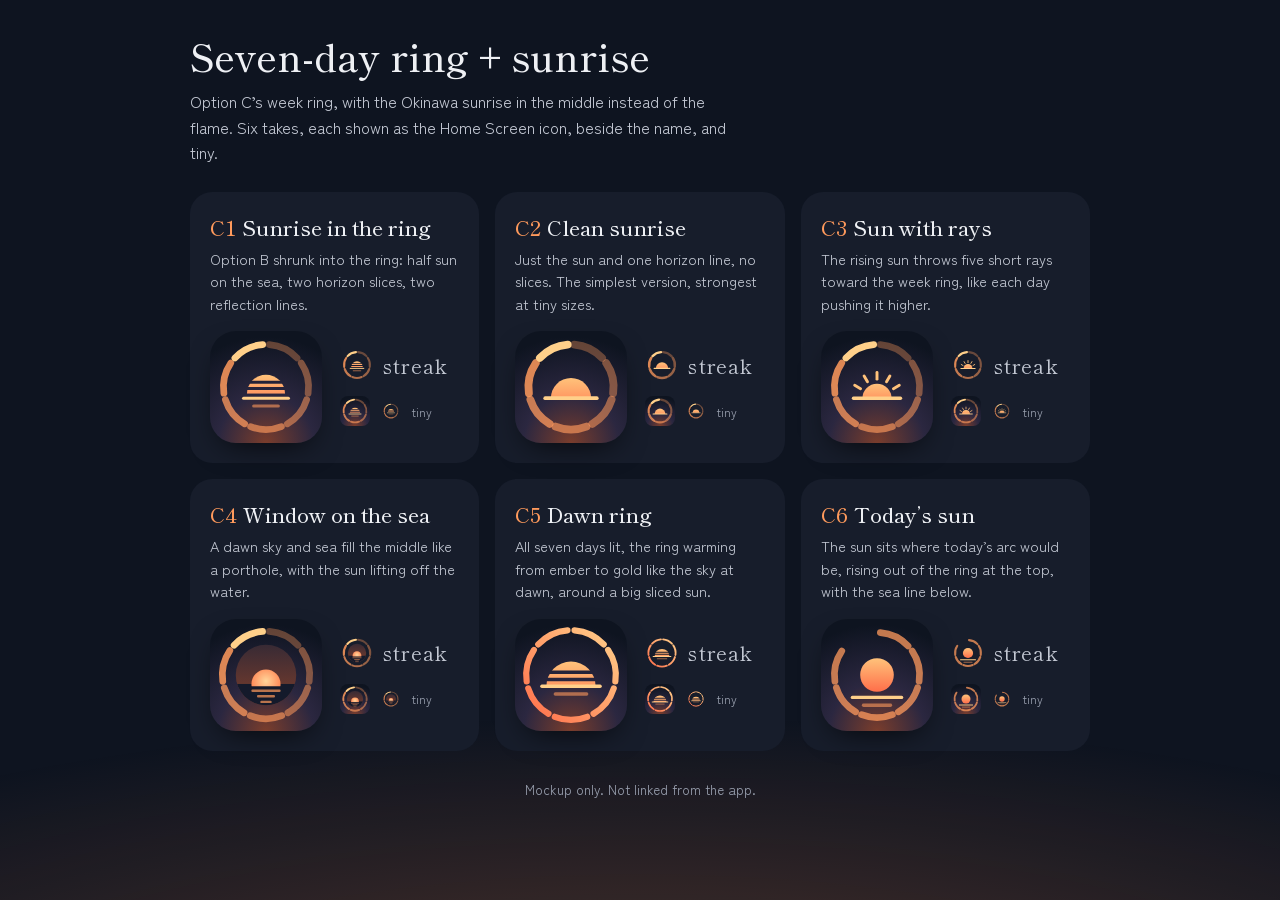
<file: streak/mockup/ring-sun/index.html>
<!DOCTYPE html>
<html lang="en"><head><meta charset="utf-8"><meta name="viewport" content="width=device-width,initial-scale=1,viewport-fit=cover">
<title>Streak · Logo options</title>
<link rel="preconnect" href="https://fonts.googleapis.com"><link rel="preconnect" href="https://fonts.gstatic.com" crossorigin>
<link href="https://fonts.googleapis.com/css2?family=Shippori+Mincho:wght@400;500&family=Zen+Kaku+Gothic+New:wght@400;500&display=swap" rel="stylesheet">
<style>
:root{--txt:#eef0f4;--ink2:#c3c8d3;--ink3:#9aa1b0;--acc:#ff9a5c;--raise:#171d2b;--well:#0a0e18;--serif:"Shippori Mincho",Georgia,serif;--sans:"Zen Kaku Gothic New",system-ui,sans-serif}
*{box-sizing:border-box}
body{margin:0;background:#0e1420;color:var(--txt);font-family:var(--sans);padding:calc(env(safe-area-inset-top) + 28px) 20px 60px}
body::before{content:"";position:fixed;inset:0;z-index:-1;background:radial-gradient(130% 55% at 50% 118%,rgba(255,138,76,.28),transparent 70%)}
.wrap{max-width:900px;margin:0 auto}
h1{font-family:var(--serif);font-weight:500;font-size:clamp(28px,7vw,38px);margin:0 0 6px}
.lead{color:var(--ink2);line-height:1.6;margin:0 0 26px;max-width:560px}
.grid{display:grid;grid-template-columns:repeat(auto-fill,minmax(270px,1fr));gap:16px}
.opt{background:var(--raise);border-radius:22px;padding:20px}
.opt h2{font-family:var(--serif);font-weight:500;font-size:21px;margin:0}
.opt h2 b{color:var(--acc);font-weight:500;margin-right:6px}
.opt p{color:var(--ink2);font-size:14.5px;line-height:1.55;margin:6px 0 16px}
.tag{display:inline-block;font-size:12px;padding:3px 9px;border-radius:10px;background:rgba(255,154,92,.14);color:var(--acc);margin-left:6px;vertical-align:3px}
.row{display:flex;align-items:center;gap:18px}
.tile{width:112px;height:112px;border-radius:26px;flex:none;overflow:hidden;background:radial-gradient(95% 95% at 50% 100%,#7a3d2c 0%,#2b2740 45%,#0e1420 100%);box-shadow:0 12px 30px -12px rgba(0,0,0,.8)}
.tile svg,.lock svg,.tiny svg{display:block;width:100%;height:100%}
.side{display:flex;flex-direction:column;gap:14px}
.lock{display:flex;align-items:center;gap:8px;font-family:var(--serif);font-size:20px;letter-spacing:.06em;color:var(--ink2)}
.lock span{width:34px;height:34px}
.tiny{display:flex;align-items:center;gap:12px}
.tiny span{display:block}
.tiny .t1{width:30px;height:30px;border-radius:8px;overflow:hidden;background:radial-gradient(95% 95% at 50% 100%,#7a3d2c,#2b2740 45%,#0e1420)}
.tiny .t2{width:18px;height:18px}
.tiny small{color:var(--ink3);font-size:12px}
.foot{color:var(--ink3);font-size:13.5px;text-align:center;margin-top:28px}
</style></head><body><div class="wrap">
<h1>Seven-day ring + sunrise</h1>
<p class="lead">Option C’s week ring, with the Okinawa sunrise in the middle instead of the flame. Six takes, each shown as the Home Screen icon, beside the name, and tiny.</p>
<div class="grid" id="g"></div>
<p class="foot">Mockup only. Not linked from the app.</p>
</div>
<svg width="0" height="0" style="position:absolute" aria-hidden="true"><defs>
<linearGradient id="ember" x1="0" y1="0" x2="0" y2="1"><stop offset="0" stop-color="#ffd08a"/><stop offset="1" stop-color="#ff7a45"/></linearGradient>
<linearGradient id="sun" x1="0" y1="0" x2="0" y2="1"><stop offset="0" stop-color="#ffc27a"/><stop offset="1" stop-color="#ff6e4a"/></linearGradient>
<radialGradient id="disk" cx="50%" cy="40%" r="60%"><stop offset="0" stop-color="#ffd59a"/><stop offset="1" stop-color="#ff7d4c"/></radialGradient>
<clipPath id="above"><rect x="0" y="0" width="100" height="64"/></clipPath>
<clipPath id="badge"><circle cx="50" cy="50" r="40"/></clipPath>
<symbol id="fl" viewBox="0 0 24 24"><path d="M12 21.5a7 7 0 0 0 7-7c0-4.6-3.4-6.6-4.6-10.9-2.2 2.4-4.6 4.2-4.9 7-.9-.8-1.4-1.9-1.5-3.2C6.1 9.2 5 11.6 5 14.5a7 7 0 0 0 7 7z"/></symbol>

<clipPath id="up"><rect x="0" y="0" width="100" height="56"/></clipPath>
<clipPath id="up2"><rect x="0" y="0" width="100" height="60"/></clipPath>
<clipPath id="win"><circle cx="50" cy="50" r="27"/></clipPath>
<linearGradient id="sky" x1="0" y1="0" x2="0" y2="1"><stop offset="0" stop-color="#1b2238"/><stop offset=".75" stop-color="#7a3d2c"/><stop offset="1" stop-color="#c26a45"/></linearGradient>
<clipPath id="sl1"><rect width="100" height="44.5"/><rect y="47.1" width="100" height="2.9"/><rect y="52.6" width="100" height="3.4"/></clipPath><clipPath id="sl5"><rect width="100" height="46"/><rect y="49" width="100" height="3.5"/><rect y="55.5" width="100" height="4.5"/></clipPath>
<linearGradient id="dawn" gradientUnits="userSpaceOnUse" x1="10" y1="90" x2="90" y2="10"><stop offset="0" stop-color="#ff6e4a"/><stop offset="1" stop-color="#ffd08a"/></linearGradient>
</defs></svg>
<script>
function ring(o={}){const r=o.r||38,w=o.w||6,gap=o.gap||9,n=7;let s='';for(let i=0;i<n;i++){const a0=(-90+i*360/n+gap/2)*Math.PI/180,a1=(-90+(i+1)*360/n-gap/2)*Math.PI/180;
 const x0=50+r*Math.cos(a0),y0=50+r*Math.sin(a0),x1=50+r*Math.cos(a1),y1=50+r*Math.sin(a1);
 const col=o.solid?'#ff9a5c':(i<6?'#ff9a5c':'#ffd08a'),op=o.solid?1:(i<6?.35+i*.1:1);
 s+=`<path d="M${x0.toFixed(2)} ${y0.toFixed(2)}A${r} ${r} 0 0 1 ${x1.toFixed(2)} ${y1.toFixed(2)}" stroke="${col}" stroke-opacity="${op}" stroke-width="${w}" stroke-linecap="round" fill="none"/>`}return s}
const M=[
 ['C1','Sunrise in the ring','Option B shrunk into the ring: half sun on the sea, two horizon slices, two reflection lines.',
  ring()+`<g clip-path="url(#sl1)"><circle cx="50" cy="56" r="17" fill="url(#sun)"/></g><path d="M30 60h40" stroke="#ffd08a" stroke-width="2.8" stroke-linecap="round"/><path d="M39 67h22" stroke="#ff9a5c" stroke-opacity=".6" stroke-width="2.8" stroke-linecap="round"/>`],
 ['C2','Clean sunrise','Just the sun and one horizon line, no slices. The simplest version, strongest at tiny sizes.',
  ring({w:7})+`<g clip-path="url(#up2)"><circle cx="50" cy="60" r="18" fill="url(#sun)"/></g><path d="M27 60h46" stroke="#ffd08a" stroke-width="3.4" stroke-linecap="round"/>`],
 ['C3','Sun with rays','The rising sun throws five short rays toward the week ring, like each day pushing it higher.',
  ring({w:6})+`<g clip-path="url(#up2)"><circle cx="50" cy="60" r="13" fill="url(#sun)"/></g><path d="M29 60h42" stroke="#ffd08a" stroke-width="3" stroke-linecap="round"/>`+[-150,-120,-90,-60,-30].map(a=>{const c=Math.cos(a*Math.PI/180),s=Math.sin(a*Math.PI/180);return `<path d="M${(50+17*c).toFixed(1)} ${(60+17*s).toFixed(1)}L${(50+23*c).toFixed(1)} ${(60+23*s).toFixed(1)}" stroke="#ffc27a" stroke-width="2.6" stroke-linecap="round"/>`}).join('')],
 ['C4','Window on the sea','A dawn sky and sea fill the middle like a porthole, with the sun lifting off the water.',
  ring({r:39,w:6})+`<g clip-path="url(#win)"><rect x="0" y="0" width="100" height="100" fill="url(#sky)"/><rect x="0" y="58" width="100" height="42" fill="#141a2b"/><g clip-path="url(#up2)"><circle cx="50" cy="58" r="13" fill="url(#disk)"/></g><path d="M38 64h24M43 69h14M46 74h8" stroke="#ff9a5c" stroke-opacity=".7" stroke-width="2.2" stroke-linecap="round"/></g>`],
 ['C5','Dawn ring','All seven days lit, the ring warming from ember to gold like the sky at dawn, around a big sliced sun.',
  ring({solid:1,w:5.5,r:40}).replace(/stroke="#ff9a5c"/g,'stroke="url(#dawn)"')+`<g clip-path="url(#sl5)"><circle cx="50" cy="60" r="22" fill="url(#sun)"/></g><path d="M24 60h52" stroke="#ffd08a" stroke-width="3" stroke-linecap="round"/><path d="M36 67h28" stroke="#ff9a5c" stroke-opacity=".6" stroke-width="3" stroke-linecap="round"/>`],
 ['C6','Today’s sun','The sun sits where today’s arc would be, rising out of the ring at the top, with the sea line below.',
  ring({w:6}).split('<path').slice(1,7).map(p=>'<path'+p).join('').replace(/stroke-opacity="[^"]*"/g,'stroke-opacity=".75"')+`<circle cx="50" cy="50" r="15" fill="url(#sun)"/><path d="M28 70h44" stroke="#ffd08a" stroke-width="3" stroke-linecap="round"/><path d="M38 77h24" stroke="#ff9a5c" stroke-opacity=".6" stroke-width="3" stroke-linecap="round"/>`],
];
const sv=b=>`<svg viewBox="0 0 100 100" aria-hidden="true">${b}</svg>`;
document.getElementById('g').innerHTML=M.map(([k,n,d,b])=>`<section class="opt"><h2><b>${k}</b>${n}</h2><p>${d}</p>
<div class="row"><div class="tile">${sv(b)}</div><div class="side"><div class="lock"><span>${sv(b)}</span>streak</div><div class="tiny"><span class="t1">${sv(b)}</span><span class="t2">${sv(b)}</span><small>tiny</small></div></div></div></section>`).join('');
</script></body></html>
</file>
<file: avatar/style.css>
/* Alfie — space co-pilot */
:root{
  --ink:#03060c;
  --navy:#07101f;
  --steel:#9fb3cf;
  --text:#dfe8f5;
  --dim:#7b8aa3;
  --blue:#2fd3e6;
  --blue-2:#8ff3ff;
  --amber:#ffa24a;
  --listen:#41e0ff;
  --think:#a98bff;
  --speak:#2fd3e6;
  --glass:rgba(10,20,38,.55);
  --line:rgba(140,180,230,.16);
  --safe-b:env(safe-area-inset-bottom,0px);
  --safe-t:env(safe-area-inset-top,0px);
  --cond:"Barlow Condensed",system-ui,sans-serif;
  --body:"Barlow",system-ui,-apple-system,"Segoe UI",sans-serif;
}
*{box-sizing:border-box}
html,body{margin:0;height:100%;background:var(--ink);color:var(--text);font-family:var(--body);overflow:hidden;
  -webkit-tap-highlight-color:transparent;overscroll-behavior:none}
button{font:inherit;color:inherit;cursor:pointer}
[hidden]{display:none!important}

/* ---------- Space ---------- */
.space{position:fixed;inset:0;z-index:0;overflow:hidden;background:#03060d}
.space__img{position:absolute;inset:-6%;background:#03060d url(space-tall.webp) center/cover no-repeat;will-change:transform}
@media (min-aspect-ratio:4/5){.space__img{background-image:url(space-wide.webp)}}
#stars{position:absolute;inset:0;width:100%;height:100%}
.space__vignette{position:absolute;inset:0;background:radial-gradient(120% 90% at 50% 42%, transparent 55%, rgba(0,0,0,.6) 100%)}

/* ---------- Alfie ---------- */
.stage{position:fixed;z-index:1;left:0;right:0;top:var(--stageT,60px);bottom:var(--stageB,230px);display:grid;place-items:center;pointer-events:none;overflow:visible}
.bot{position:relative;height:var(--botH,60vh);aspect-ratio:514/1085;will-change:transform}
.bot__float{position:absolute;inset:0;will-change:transform}
.bot__layer{position:absolute;inset:0;width:100%;height:100%;user-select:none;-webkit-user-select:none}
.bot__head{position:absolute;inset:0;transform-origin:50% 34.75%;will-change:transform}
.bot__fx{position:absolute;left:-30%;width:160%;top:70%;height:60%;mix-blend-mode:screen}
.visor{position:absolute;left:22.6%;top:11.6%;width:55.6%;height:19.6%;border-radius:26% 26% 42% 42% / 34% 34% 50% 50%;overflow:hidden}
.visor::before{content:"";position:absolute;inset:0;background:radial-gradient(80% 70% at 50% 55%, rgba(60,230,255,calc(.07 + var(--glow,0) * .16)), transparent 70%)}
#face{position:absolute;inset:0;width:100%;height:100%}
.visor__scan{position:absolute;inset:0;background:repeating-linear-gradient(180deg, rgba(0,0,0,.22) 0 1px, transparent 1px 3px);opacity:.55;
  animation:scan 7s linear infinite}
.visor__scan::after{content:"";position:absolute;left:0;right:0;height:18%;top:-20%;background:linear-gradient(180deg,transparent,rgba(120,240,255,.07),transparent);animation:sweep 5.5s linear infinite}
@keyframes scan{to{background-position:0 30px}}
@keyframes sweep{to{top:110%}}

/* ---------- Top bar ---------- */
.topbar{position:fixed;z-index:5;top:0;left:0;right:0;display:flex;align-items:center;gap:12px;
  padding:calc(var(--safe-t) + 14px) 18px 10px}
.brand{display:flex;align-items:center;gap:10px;font-family:var(--cond);letter-spacing:.32em;font-weight:600;font-size:14px;color:var(--steel)}
.brand__mark{width:26px;height:26px;border-radius:8px;box-shadow:0 0 10px rgba(143,243,255,.45)}
.status{margin-left:auto;margin-right:auto;display:flex;align-items:center;gap:8px;padding:6px 14px;border-radius:999px;
  background:var(--glass);border:1px solid var(--line);backdrop-filter:blur(10px);-webkit-backdrop-filter:blur(10px);
  font-family:var(--cond);font-size:13px;letter-spacing:.22em;text-transform:uppercase;color:var(--steel)}
.status__dot{width:8px;height:8px;border-radius:50%;background:#5b6b85;box-shadow:0 0 0 0 transparent;transition:background .3s}
body[data-state="idle"] .status__dot{background:#5f7ea8;animation:breathe 4s ease-in-out infinite}
body[data-state="listening"] .status__dot{background:var(--listen);box-shadow:0 0 12px var(--listen)}
body[data-state="thinking"] .status__dot{background:var(--think);animation:blink .5s steps(2) infinite}
body[data-state="speaking"] .status__dot{background:var(--speak);box-shadow:0 0 12px var(--speak)}
@keyframes breathe{50%{opacity:.35}}
@keyframes blink{50%{opacity:.2}}
.topbar__actions{display:flex;gap:8px}
.iconbtn{display:flex;align-items:center;gap:6px;height:38px;min-width:38px;padding:0 10px;border-radius:12px;
  background:var(--glass);border:1px solid var(--line);backdrop-filter:blur(10px);-webkit-backdrop-filter:blur(10px);
  font-family:var(--cond);letter-spacing:.12em;font-size:13px;text-transform:uppercase;color:var(--steel)}
.iconbtn svg{width:18px;height:18px;fill:none;stroke:currentColor;stroke-width:1.8;stroke-linecap:round;stroke-linejoin:round}
.iconbtn:hover{color:#fff;border-color:rgba(143,243,255,.4)}

/* ---------- Clock ---------- */
.clock{position:fixed;z-index:4;top:calc(var(--safe-t) + 70px);right:18px;padding:14px 18px;border-radius:16px;text-align:right;
  background:var(--glass);border:1px solid rgba(143,243,255,.3);backdrop-filter:blur(12px);-webkit-backdrop-filter:blur(12px);
  box-shadow:0 0 30px rgba(47,211,230,.18);animation:rise .4s ease-out}
.clock__label{font-family:var(--cond);font-size:11px;letter-spacing:.3em;color:var(--dim)}
.clock__time{font-family:var(--cond);font-weight:600;font-size:clamp(40px,7vw,64px);line-height:1;color:#fff;text-shadow:0 0 18px rgba(143,243,255,.6)}
.clock__date{font-size:13px;color:var(--steel);margin-top:4px}
@keyframes rise{from{opacity:0;transform:translateY(8px)}}

/* ---------- Dock ---------- */
.dock{position:fixed;z-index:5;left:0;right:0;bottom:0;display:flex;flex-direction:column;align-items:center;gap:12px;
  padding:0 14px calc(var(--safe-b) + 14px);pointer-events:none;
  background:linear-gradient(180deg, transparent, rgba(3,6,12,.45) 35%, rgba(3,6,12,.8))}
.dock > *{pointer-events:auto}
.captions{width:min(760px,100%);min-height:64px;text-align:center;pointer-events:none}
body.no-captions .captions__line{visibility:hidden}
.captions__you{margin:0 0 6px;font-size:14px;color:var(--listen);opacity:.9;font-style:italic}
.captions__you::before{content:"You: ";font-style:normal;font-family:var(--cond);letter-spacing:.15em;opacity:.7}
.captions__you.is-live::before{content:"Hearing: "}
.captions__you.is-said::before{content:"You said: "}
.captions__you.is-error{color:#ffb4a8;font-style:normal}
.captions__you.is-error::before{content:"⚠ ";letter-spacing:0}
.dbg{position:fixed;left:10px;top:64px;z-index:40;width:min(92vw,440px);max-height:42vh;display:flex;flex-direction:column;
  background:rgba(4,8,14,.88);border:1px solid rgba(143,243,255,.35);border-radius:10px;backdrop-filter:blur(6px);-webkit-backdrop-filter:blur(6px)}
.dbg[hidden]{display:none}
.dbg__head{display:flex;justify-content:space-between;align-items:center;padding:6px 10px;font-family:var(--cond);letter-spacing:.18em;font-size:12px;color:#7cc4ff}
.dbg__head button{font:inherit;letter-spacing:.08em;color:#cfe6ff;background:#13243a;border:1px solid rgba(143,243,255,.35);border-radius:6px;padding:3px 8px;cursor:pointer}
.dbg__log{margin:0;padding:4px 10px 10px;overflow:auto;font:11px/1.45 ui-monospace,SFMono-Regular,Menlo,monospace;color:#bcd3ee;white-space:pre-wrap;word-break:break-word}
.field small{opacity:.6;font-size:.8em}
.captions__line{margin:0;font-size:clamp(17px,2.2vw,22px);line-height:1.4;font-weight:500;text-shadow:0 2px 12px #000}
.captions__line .w{color:rgba(223,232,245,.28);transition:color .15s, text-shadow .15s}
.captions__line .w.on{color:#fff;text-shadow:0 0 14px rgba(143,243,255,.55),0 2px 10px #000}

.chips{display:flex;gap:8px;overflow-x:auto;max-width:min(980px,100%);padding:2px 2px 4px;scrollbar-width:none;
  -webkit-mask:linear-gradient(90deg,transparent,#000 14px,#000 calc(100% - 14px),transparent)}
.chips::-webkit-scrollbar{display:none}
.chip{flex:none;padding:8px 14px;border-radius:999px;border:1px solid var(--line);background:rgba(12,24,44,.65);
  font-family:var(--cond);font-size:15px;letter-spacing:.06em;color:var(--steel);white-space:nowrap;
  backdrop-filter:blur(8px);-webkit-backdrop-filter:blur(8px);transition:all .2s}
.chip:hover,.chip:focus-visible{color:#fff;border-color:rgba(143,243,255,.5);background:rgba(30,60,110,.6);outline:none}
.chip:active{transform:scale(.96)}

.ptt-wrap{display:flex;align-items:center;gap:18px}
.ptt{position:relative;width:88px;height:88px;border-radius:50%;border:0;display:grid;place-items:center;
  background:radial-gradient(circle at 50% 35%, #1d3a66, #0a1730 70%);
  box-shadow:0 0 0 1px rgba(143,243,255,.35), 0 10px 30px rgba(0,0,0,.6), inset 0 1px 0 rgba(255,255,255,.12);
  touch-action:none;user-select:none;-webkit-user-select:none;-webkit-touch-callout:none;transition:transform .15s, box-shadow .2s}
.ptt__icon{width:34px;height:34px;fill:none;stroke:#cfe6ff;stroke-width:1.8;stroke-linecap:round;position:relative;z-index:1}
.ptt__ring{position:absolute;inset:-8px;border-radius:50%;border:2px solid rgba(143,243,255,.25);transition:all .2s}
.ptt:hover .ptt__ring{border-color:rgba(143,243,255,.5)}
body[data-state="listening"] .ptt{transform:scale(1.08);
  background:radial-gradient(circle at 50% 35%, #1d6c8c, #082a3c 70%);
  box-shadow:0 0 0 1px var(--listen), 0 0 40px rgba(65,224,255,.55), inset 0 1px 0 rgba(255,255,255,.18)}
body[data-state="listening"] .ptt__ring{inset:calc(-10px - var(--lvl,0) * 22px);border-color:rgba(65,224,255,.7);
  box-shadow:0 0 24px rgba(65,224,255,.45);transition:inset .08s linear}
body[data-state="thinking"] .ptt__ring{border-color:var(--think);border-top-color:transparent;animation:spin .8s linear infinite}
body[data-state="speaking"] .ptt__ring{border-color:rgba(47,211,230,.6);animation:ping 1.6s ease-out infinite}
@keyframes spin{to{transform:rotate(360deg)}}
@keyframes ping{0%{transform:scale(1);opacity:1}100%{transform:scale(1.35);opacity:0}}

.meter{display:flex;align-items:center;gap:4px;height:44px;opacity:.25;transition:opacity .2s}
.meter i{display:block;width:4px;height:6px;border-radius:2px;background:var(--listen);transition:height .07s linear}
body[data-state="listening"] .meter{opacity:1}
.meter--r{flex-direction:row-reverse}

.hint{margin:0;font-family:var(--cond);font-size:13px;letter-spacing:.2em;text-transform:uppercase;color:var(--dim)}
@media (hover:none){.hint__key{display:none}}

/* ---------- Settings sheet ---------- */
.sheet-backdrop{position:fixed;inset:0;z-index:20;background:rgba(0,0,0,.5);backdrop-filter:blur(2px)}
.sheet{position:fixed;z-index:21;left:50%;bottom:0;width:min(520px,100%);transform:translate(-50%,105%);
  padding:10px 20px calc(var(--safe-b) + 18px);border-radius:22px 22px 0 0;
  background:linear-gradient(180deg,#0d1a2f,#070e1b);border:1px solid var(--line);border-bottom:0;
  box-shadow:0 -20px 60px rgba(0,0,0,.6);transition:transform .32s cubic-bezier(.2,.8,.2,1)}
.sheet.open{transform:translate(-50%,0)}
.sheet__grab{width:44px;height:4px;border-radius:2px;background:rgba(160,190,230,.3);margin:4px auto 10px}
.sheet h2{margin:0 0 14px;font-family:var(--cond);font-weight:600;letter-spacing:.24em;font-size:15px;text-transform:uppercase;color:var(--steel)}
.field{margin-bottom:16px}
.field > label{display:block;font-size:13px;color:var(--dim);margin-bottom:8px}
.field--row{display:flex;align-items:center;justify-content:space-between}
.field--row > label{margin:0;font-size:16px;color:var(--text)}
.seg{display:grid;grid-auto-flow:column;grid-auto-columns:1fr;gap:4px;padding:4px;border-radius:12px;background:rgba(0,0,0,.35);border:1px solid var(--line)}
.seg button{border:0;background:transparent;padding:9px 4px;border-radius:9px;font-family:var(--cond);font-size:15px;letter-spacing:.06em;color:var(--steel)}
.seg button.on{background:linear-gradient(180deg,#24497d,#173257);color:#fff;box-shadow:0 0 14px rgba(47,211,230,.3)}
.toggle{appearance:none;-webkit-appearance:none;width:50px;height:30px;border-radius:15px;background:#1a2638;position:relative;cursor:pointer;transition:background .2s;border:1px solid var(--line)}
.toggle::after{content:"";position:absolute;top:3px;left:3px;width:22px;height:22px;border-radius:50%;background:#9fb3cf;transition:transform .2s}
.toggle:checked{background:#1f5fae}
.toggle:checked::after{transform:translateX(20px);background:#fff}
.sheet__foot{font-size:12px;color:var(--dim);margin:6px 0 14px}
.sheet__close{width:100%;padding:12px;border-radius:12px;border:1px solid rgba(143,243,255,.35);background:#12274a;font-family:var(--cond);letter-spacing:.2em;text-transform:uppercase}

/* ---------- Gate & fallback ---------- */
.gate,.fallback{position:fixed;inset:0;z-index:30;display:grid;place-items:center;text-align:center;padding:24px;
  background:radial-gradient(70% 60% at 50% 45%, rgba(8,26,40,.88), rgba(2,4,9,.97));transition:opacity .6s}
.gate.gone{opacity:0;pointer-events:none}
.gate__inner,.fallback__inner{max-width:420px}
.gate__emblem{width:112px;height:112px;margin:0 auto 18px;border-radius:26px;box-shadow:0 0 34px rgba(47,211,230,.55);animation:pulse2 3.5s ease-in-out infinite}
@keyframes pulse2{50%{opacity:.7}}
.gate h1,.fallback h1{margin:0;font-family:var(--cond);font-weight:600;letter-spacing:.38em;text-transform:uppercase;font-size:clamp(28px,5vw,40px);padding-left:.38em}
.gate__sub,.fallback p{color:var(--steel);margin:10px 0 20px;line-height:1.5}
.gate__bar{width:220px;height:3px;margin:0 auto 26px;border-radius:2px;background:rgba(143,243,255,.15);overflow:hidden}
.gate__bar i{display:block;height:100%;width:0;background:linear-gradient(90deg,#2fd3e6,#c9fbff);box-shadow:0 0 10px #2fd3e6;transition:width .3s}
.gate__btn{padding:15px 34px;border-radius:999px;border:1px solid rgba(143,243,255,.55);background:linear-gradient(180deg,#1f4f8f,#0f2a52);
  font-family:var(--cond);font-size:18px;letter-spacing:.24em;text-transform:uppercase;color:#fff;box-shadow:0 0 30px rgba(47,211,230,.35);transition:all .2s}
.gate__btn:disabled{opacity:.35;cursor:default;box-shadow:none}
.gate__btn:not(:disabled):hover{box-shadow:0 0 44px rgba(47,211,230,.6)}

/* ---------- Responsive ---------- */
@media (max-width:600px){
  .brand__name{display:none}
  .status{margin-left:0}
  .topbar{gap:8px;padding-left:14px;padding-right:14px}
  #frameLabel{display:none}
  .hint{letter-spacing:.1em;font-size:12px;text-align:center}
  .ptt{width:80px;height:80px}
  .captions{min-height:56px}
  .clock{right:12px}
}
@media (max-height:520px) and (orientation:landscape){
  .chips{display:none}
  .captions{min-height:40px}
  .ptt{width:66px;height:66px}
}
@media (prefers-reduced-motion:reduce){
  *{animation:none!important;transition:none!important}
}
</file>
<file: kanaquest/hark.css>
/* Hark's design tokens and component styles. Each component's rules follow its @component comment. style-gates: data */

/* @component foundations */
/* Every component switches layout at one of three widths: 600px, below which a page takes a phone's
   spacing; 761px, from which two-up components (stats, checklists, pairs) sit side by side; and 900px,
   from which heads, steps, timelines, cards and the hero's callout take their desktop layout. Media
   queries cannot read custom properties, so each query writes one side of those widths, and
   TestKitStylesheetsShareThreeBreakpoints holds every kit file to them. */
:root {
  color-scheme: light dark;

  --text-primary: light-dark(#1d1d1f, #f5f5f7);         /* body text */
  --text-secondary: light-dark(#636366, #a1a1a6);       /* supporting grey text */
  --text-tertiary: light-dark(#1d1d1f4d, #f5f5f74d);    /* hollow dots, faint marks; never body text */
  --text-primary-on: light-dark(#f5f5f7, #1d1d1f);      /* text on --fill-primary */
  --text-secondary-on: light-dark(#aeaeb2, #5c5c60);    /* grey text on --fill-primary */
  --fill-primary: light-dark(#1d1d1f, #f5f5f7);         /* the strong fill: solid chips, the nav, the badge */
  --fill-primary-on: light-dark(#f5f5f7, #1d1d1f);      /* the page background */
  --fill-secondary: light-dark(#1d1d1f80, #f5f5f780);
  --fill-tertiary: light-dark(#e8e8ea, #2a2a2d);        /* the grey card, panel and row tint */
  --fill-segment: light-dark(#3a3a3c, #e2e2e4);         /* the nav's tab track */
  --fill-system-green: #00a665;                         /* status: done, ready */
  --fill-system-orange: #ff4d00;                        /* status: now, current */
  --fill-system-red: light-dark(#da2f35, #f1555b);      /* status: blocked, error */
  --transparent-primary: light-dark(#1d1d1f4d, #f5f5f74d);
  --stroke-primary: light-dark(#1d1d1f24, #f5f5f724);   /* strong hairline */
  --stroke-secondary: light-dark(#1d1d1f12, #f5f5f712); /* faint hairline between rows */
  --stroke-primary-on: light-dark(#f5f5f71a, #1d1d1f1a);
  --stroke-composer: light-dark(#f5f5f780, #1d1d1f80);  /* the callout's glass edge */
  --stroke-system-orange: #ff4d0026;
  --hover-wash: light-dark(#1d1d1f0d, #f5f5f70d);
  --hover-wash-primary-on: light-dark(#f9f9fa26, #1d1d1f14);

  /* The hero is light text over a dark photo in both themes. */
  --hero-surface: #161f39;
  --hero-text: #f5f5f7;
  --hero-text-muted: #f5f5f7cc;
  --hero-scrim-strong: rgb(22 31 57 / 0.78);
  --hero-scrim-soft: rgb(22 31 57 / 0.3);
  --hero-scrim-side: rgb(22 31 57 / 0.45);
  --hero-glass: rgb(22 31 57 / 0.42);
  --hero-glass-faint: rgb(22 31 57 / 0.35);
  --hero-glass-stroke: rgb(245 245 247 / 0.28);

  --mat-regular: light-dark(rgb(255 255 255 / 0.56), rgb(29 29 31 / 0.55));
  --mat-thin: light-dark(rgb(255 255 255 / 0.22), rgb(29 29 31 / 0.4));
  --mat-agent: light-dark(rgb(255 255 255 / 0.84), rgb(29 29 31 / 0.66));
  --mat-inverse: color-mix(in srgb, var(--fill-primary) 86%, transparent);  /* the nav: dark on light, light on dark */
  --hark-blur: blur(50px) saturate(1.6);
  --hark-shadow: 0 8px 40px #1d1d1f1f;

  --sans: "GT Standard", "GT Standard L", "Geist", -apple-system, BlinkMacSystemFont, "Helvetica Neue", sans-serif;
  --lh: 1.3;                                            /* every text style is 130% */
  --weight-light: 300;
  --weight-regular: 400;
  --weight-medium: 500;
  --weight-bold: 600;
  --size-caption: 12px;                                 /* the smallest text allowed */
  --size-meta: 13px;
  --size-small: 14px;
  --size-body: 15px;
  --size-prose: 16px;
  --size-heading: 20px;
  --size-figure: clamp(24px, 3vw, 32px);
  --size-title: clamp(26px, 3vw, 32px);
  --size-display: clamp(34px, 5vw, 48px);
  --size-lede: clamp(16px, 1.7vw, 20px);

  --type-caption: var(--weight-regular) var(--size-caption)/var(--lh) var(--sans);
  --type-tag: var(--weight-medium) var(--size-caption)/var(--lh) var(--sans);
  --type-small: var(--weight-regular) var(--size-small)/var(--lh) var(--sans);
  --type-label: var(--weight-medium) var(--size-small)/var(--lh) var(--sans);
  --type-body: var(--weight-regular) var(--size-body)/var(--lh) var(--sans);
  --type-body-strong: var(--weight-medium) var(--size-body)/var(--lh) var(--sans);
  --type-heading: var(--weight-medium) var(--size-heading)/var(--lh) var(--sans);
  --type-lede: var(--weight-medium) var(--size-lede)/var(--lh) var(--sans);
  --type-figure: var(--weight-regular) var(--size-figure)/var(--lh) var(--sans);
  --type-title: var(--weight-regular) var(--size-title)/var(--lh) var(--sans);
  --type-display: var(--weight-medium) var(--size-display)/var(--lh) var(--sans);
  --type-numeral: var(--weight-regular) 48px/1 var(--sans);

  --r-s: 12px;
  --r-m: 16px;
  --r-l: 24px;
  --r-xl: 32px;
  --r-pill: 100px;

  --ease-out: cubic-bezier(0.23, 1, 0.32, 1);
  --dur-quick: 160ms;

  --page-max: 1120px;
  --gutter: clamp(16px, 3vw, 32px);                     /* the page's side padding */
  --tap: 44px;                                          /* the smallest touch target */
}
:root[data-theme="light"] { color-scheme: light; }
:root[data-theme="dark"] { color-scheme: dark; }

* { box-sizing: border-box; }
/* The page keeps its own bounce but never hands a fling on: a page is framed in Hark's /site
   page, and a fling past its top would otherwise carry on into that page and drag the frame down. */
html, body { overscroll-behavior-y: contain; }
html { -webkit-text-size-adjust: 100%; scroll-behavior: smooth; }
@media (prefers-reduced-motion: reduce) { html { scroll-behavior: auto; } }

/* The page background lives on body and html stays transparent, so the browser paints the whole
   canvas, and the band a bounce reveals, in body's color, including a page's own override of it. */
body {
  margin: 0;
  background: var(--fill-primary-on);
  color: var(--text-primary);
  font: var(--type-body);
  -webkit-font-smoothing: antialiased;
  overflow-x: hidden;
}

img { max-width: 100%; display: block; }
figure { margin-inline: 0; }
a { color: inherit; }
b, strong { font-weight: var(--weight-bold); }
p { margin: 0; text-wrap: pretty; }
h1, h2, h3 { margin: 0; text-wrap: balance; }
small { font-size: max(var(--size-caption), 0.85em); }
.sub { color: var(--text-secondary); }

:focus-visible { outline: 2px solid var(--fill-primary); outline-offset: 3px; border-radius: 6px; }

/* @component page */
.page {
  max-width: var(--page-max);
  margin: 0 auto;
  padding-inline: var(--gutter);
  padding-block: 12px 40px;
  display: grid;
  grid-template-columns: minmax(0, 1fr);
  gap: 16px;
}
.main { display: grid; grid-template-columns: minmax(0, 1fr); gap: 16px; min-width: 0; }

.glass {
  background: var(--mat-inverse);
  -webkit-backdrop-filter: var(--hark-blur);
  backdrop-filter: var(--hark-blur);
  border: 1px solid var(--stroke-primary-on);
}
.nav {
  position: sticky;
  top: calc(env(safe-area-inset-top, 0px) + 12px);
  z-index: 20;
  justify-self: center;
  max-width: 100%;
  display: flex;
  align-items: center;
  gap: 6px;
  padding: 5px;
  border-radius: var(--r-pill);
  box-shadow: var(--hark-shadow);
}
.nav :focus-visible { outline-color: var(--fill-primary-on); }
.seg {
  display: flex;
  min-width: 0;
  overflow-x: auto;
  scrollbar-width: none;
  border-radius: var(--r-pill);
  background: var(--fill-segment);
}
.seg::-webkit-scrollbar { display: none; }
.seg a {
  flex: none;
  padding: 8px 14px;
  border-radius: var(--r-pill);
  font: var(--type-label);
  color: var(--text-secondary-on);
  text-decoration: none;
  white-space: nowrap;
}
.seg a:hover { color: var(--text-primary-on); }
/* The active tab carries its own fill so its text is measured against it. */
.seg a[aria-current="true"] { background: var(--fill-primary-on); color: var(--text-primary); }
.theme-btn {
  flex: none;
  width: 36px; height: 36px;
  display: grid;
  place-items: center;
  border: 0;
  border-radius: 50%;
  background: var(--hover-wash-primary-on);
  color: var(--text-primary-on);
  cursor: pointer;
}
.theme-btn:hover { box-shadow: inset 0 0 0 100px var(--hover-wash-primary-on); }
.theme-btn::before { content: ""; width: 14px; height: 14px; border-radius: 50%; box-shadow: inset 0 0 0 1.5px currentColor; background: linear-gradient(to right, light-dark(currentColor, transparent) 50%, light-dark(transparent, currentColor) 50%); }
@media (max-width: 599px) {
  .seg a { display: flex; align-items: center; min-height: var(--tap); }
  .theme-btn { width: var(--tap); height: var(--tap); }
}

/* @component footer */
.foot {
  display: flex;
  flex-wrap: wrap;
  align-items: center;
  justify-content: space-between;
  gap: 16px 24px;
  padding-top: 24px;
  border-top: 1px solid var(--stroke-secondary);
  font-size: var(--size-small);
  color: var(--text-secondary);
}
.foot strong { color: var(--text-primary); }
.foot nav { display: flex; flex-wrap: wrap; gap: 6px; }
.foot nav a {
  padding: 6px 12px;
  border-radius: var(--r-pill);
  background: var(--fill-tertiary);
  color: var(--text-primary);
  font: var(--type-tag);
  text-decoration: none;
}
.foot nav a:hover { box-shadow: inset 0 0 0 100px var(--hover-wash); }
.badge {
  display: inline-flex;
  align-items: center;
  gap: 10px;
  padding: 12px 16px;
  border-radius: var(--r-xl);
  background: var(--fill-primary);
  color: var(--text-primary-on);
  box-shadow: var(--hark-shadow);
  font: var(--weight-medium) var(--size-body)/1.1 var(--sans);
  text-decoration: none;
}
.badge:hover { box-shadow: var(--hark-shadow), inset 0 0 0 100px var(--hover-wash-primary-on); }
.hark-mark { display: inline-grid; place-items: center; }
.hark-mark svg { display: block; }
@media (max-width: 599px) {
  .foot nav a { display: inline-flex; align-items: center; min-height: var(--tap); min-width: var(--tap); }
  .badge { min-height: var(--tap); }
}

/* @component chip */
.chip {
  display: inline-flex;
  align-items: center;
  gap: 6px;
  padding: 4px 10px 4px 8px;
  border-radius: var(--r-pill);
  font: var(--type-tag);
  max-width: 100%;
  background: var(--fill-tertiary);
  color: var(--text-secondary);
  vertical-align: middle;
}
.chip::before {
  content: "";
  width: 7px; height: 7px;
  border-radius: 50%;
  flex: none;
  box-shadow: inset 0 0 0 1.5px var(--text-tertiary);
}
.chip--solid { background: var(--fill-primary); color: var(--text-primary-on); }
.chip--solid::before { background: var(--fill-system-green); box-shadow: none; }
td .chip { white-space: nowrap; }
/* @component dot */
.dot {
  display: inline-flex;
  align-items: center;
  gap: 6px;
  margin-top: 4px;
  font: var(--type-tag);
  color: var(--text-primary);
}
.dot::before { content: ""; width: 7px; height: 7px; border-radius: 50%; background: var(--fill-system-green); }
tbody th .dot { display: flex; width: fit-content; }
/* @component pill */
.pill {
  display: inline-block;
  padding: 1px 8px;
  border-radius: var(--r-pill);
  background: var(--fill-tertiary);
  color: var(--text-secondary);
  font: var(--type-tag);
  white-space: normal;
  vertical-align: 1px;
}
/* @component button, link and links */
.btn {
  display: inline-flex;
  align-items: center;
  gap: 6px;
  min-height: 30px;
  padding: 5px 12px;
  border-radius: var(--r-s);
  background: var(--fill-primary-on);
  color: var(--text-primary);
  border: 1px solid var(--stroke-primary);
  font: var(--type-tag);
  text-decoration: none;
  max-width: 100%;
  transition: box-shadow var(--dur-quick) ease;
}
.btn:hover { box-shadow: inset 0 0 0 100px var(--hover-wash); }
.btn[target="_blank"]::after { content: "\2197"; font-size: 11px; color: var(--text-secondary); }
.link {
  color: var(--text-primary);
  text-decoration: underline;
  text-decoration-color: var(--stroke-primary);
  text-underline-offset: 3px;
  max-width: 100%;
  overflow-wrap: anywhere;
}
.link:hover { text-decoration-color: currentColor; }
.links { display: flex; flex-wrap: wrap; gap: 8px; }
@media (pointer: coarse), (max-width: 599px) { .btn { min-height: var(--tap); padding-inline: 14px; } }

/* A button that asks Hark is the page's primary capsule. Once it sends, Hark
   writes a check and "Sent to Hark" into it, and it turns secondary. A press
   that does not send shows a short notice in place of its words for a moment. */
.btn[data-hark-action] {
  justify-content: center;
  gap: 8px;
  min-height: 48px;
  padding: 0 20px;
  border: 0;
  border-radius: var(--r-pill);
  background: var(--fill-primary);
  color: var(--text-primary-on);
  font: var(--type-body-strong);
  text-align: center;
  white-space: nowrap;
  cursor: pointer;
  transition: box-shadow var(--dur-quick) ease, transform var(--dur-quick) ease;
}
.btn[data-hark-action]:hover { box-shadow: inset 0 0 0 100px var(--hover-wash-primary-on); }
.btn[data-hark-action]:active { transform: scale(0.97); }
.btn[data-hark-action] svg { flex: none; }
.btn[data-hark-action][data-hark-state="sent"] { background: var(--fill-tertiary); color: var(--text-primary); box-shadow: none; }

[data-hark-action][data-hark-state="sending"] { opacity: 0.6; pointer-events: none; }
[data-hark-action][data-hark-state="sent"] { pointer-events: none; cursor: default; }
@media (max-width: 599px) {
  .link { display: inline-flex; align-items: center; min-width: var(--tap); min-height: var(--tap); margin: -13px 0; vertical-align: middle; }
}
/* @component text and fineprint */
.prose { display: grid; gap: 12px; max-width: 68ch; font-size: var(--size-prose); }
.fineprint { font-size: var(--size-small); color: var(--text-secondary); max-width: 70ch; }
/* @component hero */
.hero {
  position: relative;
  min-height: clamp(320px, 46vh, 480px);
  border-radius: var(--r-xl);
  overflow: hidden;
  display: flex;
  align-items: flex-end;
  color: var(--hero-text);
  isolation: isolate;
  box-shadow: var(--hark-shadow);
  background: var(--hero-surface);
}
/* Without a photo the hero is as tall as its copy, so the callout sits beside the copy instead of over it. */
.hero:not(:has(.hero__img)) { min-height: 0; background: var(--hero-surface) center / cover no-repeat; }
.hero:not(:has(.hero__img))::after { background: linear-gradient(to right, var(--hero-scrim-side) 0%, transparent 60%); }
@media (min-width: 900px) {
  .hero:not(:has(.hero__img)) > .callout { position: static; flex: none; align-self: flex-start; margin: clamp(16px, 2.4vw, 24px) clamp(16px, 2.4vw, 24px) clamp(16px, 2.4vw, 24px) auto; }
}
.hero__img {
  position: absolute;
  inset: 0;
  width: 100%;
  height: 100%;
  object-fit: cover;
  object-position: 40% 60%;
  z-index: -2;
}
.hero::after {
  content: "";
  position: absolute;
  inset: 0;
  z-index: -1;
  background:
    linear-gradient(to top, var(--hero-scrim-strong) 0%, var(--hero-scrim-soft) 42%, transparent 66%),
    linear-gradient(to right, var(--hero-scrim-side) 0%, transparent 60%);
}
.hero__copy {
  display: grid;
  gap: 14px;
  max-width: 40rem;
  padding: clamp(24px, 4vw, 48px);
  padding-bottom: clamp(28px, 3.4vw, 44px);
}
.hero__eyebrow {
  justify-self: start;
  padding: 6px 12px;
  border-radius: var(--r-pill);
  background: var(--hero-glass);
  border: 1px solid var(--hero-glass-stroke);
  -webkit-backdrop-filter: var(--hark-blur);
  backdrop-filter: var(--hark-blur);
  font: var(--type-label);
}
.hero h1 { font: var(--type-display); letter-spacing: 0; }
.hero h1 em { font-style: normal; }
.hero__sub { font: var(--type-lede); max-width: 34ch; }
.hero__meta { font-size: var(--size-small); color: var(--hero-text-muted); }
.hero__credit {
  position: absolute;
  right: clamp(20px, 3vw, 32px);
  bottom: 16px;
  padding: 4px 10px;
  border-radius: var(--r-pill);
  background: var(--hero-glass-faint);
  -webkit-backdrop-filter: var(--hark-blur);
  backdrop-filter: var(--hark-blur);
  font: var(--type-caption);
  color: var(--hero-text-muted);
}
/* A callout overlays the photo's top corner, so the hero keeps room for it above the copy. */
@media (min-width: 900px) { .hero:has(> .callout) { min-height: clamp(420px, 56vh, 560px); } }
.hero > .callout {
  position: absolute;
  top: clamp(16px, 2.4vw, 24px);
  right: clamp(16px, 2.4vw, 24px);
  width: min(320px, calc(100% - 32px));
}
@media (max-width: 899px) {
  .hero { flex-direction: column; justify-content: flex-end; align-items: stretch; min-height: 0; }
  .hero__img { object-position: 22% 50%; }
  .hero__copy { padding-top: 140px; padding-bottom: 28px; }
  .hero:not(:has(.hero__img)) .hero__copy { padding-top: clamp(24px, 4vw, 48px); }
  .hero__credit { top: 16px; right: 16px; bottom: auto; }
  .hero > .callout { position: static; width: auto; margin: 0 12px 12px; }
}
/* On a phone the title starts higher, so the first screen reaches the stats. */
@media (max-width: 599px) { .hero__copy { padding-top: 88px; padding-bottom: 20px; } }
/* @component callout */
.callout {
  max-width: 420px;
  display: grid;
  gap: 10px;
  padding: 16px 18px 18px;
  border-radius: var(--r-l);
  background: var(--mat-agent);
  -webkit-backdrop-filter: var(--hark-blur);
  backdrop-filter: var(--hark-blur);
  border: 1px solid var(--stroke-composer);
  box-shadow: var(--hark-shadow);
  color: var(--text-primary);
  font-size: var(--size-small);
}
.callout__head { display: flex; align-items: center; gap: 8px; color: var(--text-secondary); font-weight: var(--weight-medium); }
.callout__head svg { color: var(--text-primary); }
.callout__lead { font-size: var(--size-body); }
.callout .fineprint { font-size: var(--size-caption); }
.callout .btn { justify-self: start; }
/* @component stats */
.stats { display: grid; grid-auto-flow: column; grid-auto-columns: minmax(0, 1fr); padding-top: 8px; }
.stat {
  display: grid;
  grid-template-rows: 1fr auto;
  gap: 4px;
  padding: 12px 24px;
  border-left: 1px solid var(--stroke-secondary);
}
.stat:first-child { border-left: 0; padding-left: 0; }
.stat__fig { font: var(--type-figure); font-variant-numeric: tabular-nums; }
.stat__label { font-size: var(--size-small); color: var(--text-secondary); }
@media (max-width: 760px) {
  .stats { grid-auto-flow: row; grid-template-columns: auto minmax(0, 1fr); column-gap: 12px; padding-top: 0; }
  .stat { grid-column: 1 / -1; grid-template-columns: subgrid; align-items: baseline; gap: 12px; padding: 14px 0; border-left: 0; border-top: 1px solid var(--stroke-secondary); }
  .stat:first-child { border-top: 0; }
}
/* On a phone the stats sit two to a row, figure over label. */
@media (max-width: 599px) {
  .stats { grid-template-columns: repeat(2, minmax(0, 1fr)); column-gap: 0; }
  .stat { grid-column: auto; grid-template-columns: none; gap: 2px; padding: 12px 0; }
  .stat:nth-child(2) { border-top: 0; }
  .stat:nth-child(even) { padding-left: 16px; border-left: 1px solid var(--stroke-secondary); }
  .stat__fig { font-size: 26px; line-height: 1.15; }
  .stat__label { font-size: var(--size-caption); }
}
/* @component section */
.section {
  padding-block: clamp(40px, 6vw, 72px) clamp(16px, 2vw, 24px);
  border-top: 1px solid var(--stroke-secondary);
  scroll-margin-top: calc(env(safe-area-inset-top, 0px) + 72px); /* Clears the sticky .nav: its top offset plus its tallest height, 56px. */
  min-width: 0;
}
.section > * + * { margin-top: clamp(20px, 2.4vw, 28px); }
.section > .head + * { margin-top: 0; }
.head {
  display: grid;
  grid-template-columns: minmax(0, 1.65fr) minmax(0, 1fr);
  gap: 10px 40px;
  align-items: end;
  margin-bottom: clamp(24px, 3vw, 36px);
}
.head__eyebrow { grid-column: 1 / -1; font: var(--type-label); color: var(--text-secondary); }
.head h2 { font: var(--type-title); }
.head__sub { justify-self: end; font-size: var(--size-body); color: var(--text-secondary); max-width: 44ch; text-align: right; }
@media (max-width: 899px) { .head { grid-template-columns: 1fr; } .head__sub { justify-self: start; text-align: left; } }
/* @component table */
.table-wrap { margin-inline: -12px; padding-inline: 12px; overflow-x: auto; }
table { width: 100%; border-collapse: collapse; font: var(--type-small); font-variant-numeric: tabular-nums; }
caption { text-align: left; font: var(--type-caption); color: var(--text-secondary); padding: 0 0 10px; }
th, td { text-align: left; vertical-align: top; padding: 12px; border-bottom: 1px solid var(--stroke-secondary); }
th:first-child, td:first-child { padding-left: 0; }
th:last-child, td:last-child { padding-right: 0; }
thead th {
  font: var(--type-tag);
  color: var(--text-secondary);
  border-bottom-color: var(--stroke-primary);
  padding-top: 0;
  padding-bottom: 8px;
  white-space: nowrap;
}
tbody th { font-weight: var(--weight-bold); }
tbody tr:last-child > * { border-bottom: 0; }
.rowhead { white-space: nowrap; }
td small, th small { display: block; font: var(--type-caption); color: var(--text-secondary); margin-top: 2px; }
td.num { font-weight: var(--weight-bold); white-space: nowrap; }
td.num small { white-space: normal; }
.muted { color: var(--text-secondary); }
tr.is-highlight > * { background: var(--fill-tertiary); }
tr.is-highlight > :first-child { box-shadow: -12px 0 var(--fill-tertiary); }
tr.is-highlight > :last-child { box-shadow: 12px 0 var(--fill-tertiary); }
.after-table { margin-top: 20px; padding-inline: 12px; }
@media (max-width: 599px) {
  .table-wrap table, .table-wrap tbody, .table-wrap tr, .table-wrap th, .table-wrap td { display: block; }
  .table-wrap thead { display: none; }
  .table-wrap caption { display: block; text-align: left; }
  /* A row is its name on top, then its cells wrapped three or four to a line, each label over its value. */
  .table-wrap tbody tr { display: flex; flex-wrap: wrap; gap: 8px 20px; padding: 14px 0; border-bottom: 1px solid var(--stroke-secondary); }
  .table-wrap tbody tr.is-highlight { margin-inline: -12px; padding-inline: 12px; background: var(--fill-tertiary); }
  .table-wrap tbody tr.is-highlight > * { background: none; box-shadow: none; }
  .table-wrap tbody tr > * { border-bottom: 0; padding: 0; }
  .table-wrap tbody tr > th { flex: 1 0 100%; }
  .table-wrap tbody td.is-empty { display: none; }
  .table-wrap tbody td[data-label]::before { content: attr(data-label); display: block; color: var(--text-secondary); font-size: var(--size-caption); font-weight: var(--weight-regular); line-height: 1.3; }
  .table-wrap tbody td:has(> .link:only-child) { align-self: end; }
  .table-wrap tbody td:has(> .link:only-child)::before { display: none; }
  .rowhead { white-space: normal; }
}
/* @component compare */
.compare { margin-inline: -12px; overflow-x: auto; scroll-snap-type: x mandatory; }
.compare table { table-layout: fixed; min-width: calc(var(--compare-cols, 3) * 200px); }
.compare th, .compare td { scroll-snap-align: start; padding-inline: 12px; }
.compare thead th { font: var(--type-body-strong); color: var(--text-primary); white-space: normal; padding-top: 0; padding-bottom: 14px; border-bottom-color: var(--stroke-secondary); }
/* On light tiles a white product backdrop blends into the grey. */
.compare__media { position: relative; display: grid; grid-template: minmax(0, 1fr) / minmax(0, 1fr); place-items: center; width: 100%; aspect-ratio: 4 / 3; max-height: 240px; margin: 0 0 12px; padding: 16px; border-radius: var(--r-m); background: var(--fill-tertiary); }
.compare__media img { max-width: 100%; max-height: 100%; mix-blend-mode: multiply; }
/* A photo of a place or a room fills its frame instead of fitting whole. */
.compare .compare__media.compare__media--photo { padding: 0; overflow: hidden; background: var(--fill-tertiary); }
.compare .compare__media.compare__media--photo img { position: absolute; inset: 0; width: 100%; height: 100%; max-width: none; max-height: none; object-fit: cover; mix-blend-mode: normal; }
.compare thead th > .chip { display: flex; width: fit-content; margin-top: 8px; }
.compare:has(.compare__media) thead th:not(:has(.compare__media))::before { content: ""; display: block; width: 100%; aspect-ratio: 4 / 3; max-height: 240px; margin-bottom: 12px; border-radius: var(--r-m); background: var(--fill-tertiary); }
:root[data-theme="dark"] .compare__media img { mix-blend-mode: normal; border-radius: var(--r-s); }
@media (prefers-color-scheme: dark) { :root:not([data-theme="light"]) .compare__media img { mix-blend-mode: normal; border-radius: var(--r-s); } }
/* The header column shrinks to nothing on screen but stays in the table, so screen readers keep each value's row header. */
.js .compare tbody th[scope="row"], .js .compare thead td:first-child { width: 0; padding: 0; border: 0; overflow: hidden; clip-path: inset(50%); white-space: nowrap; }
.js .compare td[data-label]::before { content: attr(data-label); content: attr(data-label) / ""; display: block; margin-bottom: 4px; font: var(--type-caption); color: var(--text-secondary); }
/* On a phone two options show side by side, and the rest are a swipe away. */
@media (max-width: 599px) { .compare table { min-width: calc(var(--compare-cols, 3) * 46vw); } .compare th, .compare td { padding-inline: 8px; } }
/* @component steps */
.step {
  display: grid;
  grid-template-columns: 112px minmax(0, 1fr) minmax(220px, 0.78fr);
  gap: 16px 28px;
  padding: 28px 0;
  border-bottom: 1px solid var(--stroke-secondary);
}
.step > * { min-width: 0; }
.steps > .step:last-child { border-bottom: 0; }
.step p + p { margin-top: 8px; }
.step__num { font: var(--type-numeral); color: var(--text-primary); font-variant-numeric: tabular-nums; }
.step__eyebrow { margin-top: 8px; font: var(--type-label); color: var(--text-secondary); }
.step h3 { font: var(--type-heading); margin-bottom: 12px; }
.step__pills { list-style: none; margin: 0 0 14px; padding: 0; display: flex; flex-wrap: wrap; gap: 6px; }
.step__pills li {
  padding: 4px 10px;
  border-radius: var(--r-pill);
  border: 1px solid var(--stroke-primary);
  font-size: var(--size-meta);
  color: var(--text-secondary);
  max-width: 100%;
}
.step__pills b { color: var(--text-primary); font-weight: var(--weight-bold); }
.step__panel {
  align-self: start;
  margin: 0;
  padding: 16px 18px;
  border-radius: var(--r-m);
  background: var(--fill-tertiary);
  font-size: var(--size-small);
}
.step__panel dt { font-size: var(--size-caption); color: var(--text-secondary); margin-bottom: 2px; }
.step__panel dd { margin: 0 0 12px; }
.step__panel dd:last-child { margin-bottom: 0; }
.step__panel .fineprint { display: block; margin-top: 6px; font-size: var(--size-caption); }
.step__panel .btn { margin-top: 8px; }
.step__figure { grid-column: 2 / span 2; margin: 0; }
.step__figure img { width: 100%; height: clamp(200px, 26vw, 320px); object-fit: cover; border-radius: var(--r-m); }
.step__figure figcaption { font-size: var(--size-caption); color: var(--text-secondary); padding-top: 10px; }
@media (min-width: 900px) {
  .step:not(:has(> .step__panel)) { grid-template-columns: 112px minmax(0, 1fr); }
  .step:not(:has(> .step__panel)) > .step__figure { grid-column: 2; }
}
@media (max-width: 899px) {
  .step { grid-template-columns: minmax(0, 1fr); gap: 14px; }
  .step__figure { grid-column: 1; }
  .step__intro { display: flex; align-items: baseline; gap: 14px; }
  .step__num { font-size: 40px; }
  .step__eyebrow { margin-top: 0; }
}
/* @component checklist */
.checklist { display: grid; grid-template-columns: minmax(0, 1.4fr) auto minmax(0, 1fr); column-gap: 20px; list-style: none; margin: 0; padding: 0; }
.checklist:not(:has(.checklist__note)) { grid-template-columns: minmax(0, 1fr) auto; }
.checklist > li {
  display: grid;
  grid-column: 1 / -1;
  grid-template-columns: subgrid;
  row-gap: 8px;
  align-items: center;
  padding: 14px 0;
  border-bottom: 1px solid var(--stroke-secondary);
}
.checklist > li:last-child { border-bottom: 0; }
.checklist__item { grid-column: 1; font-weight: var(--weight-bold); }
.checklist > li > .chip { grid-column: 2; justify-self: start; }
.checklist:not(:has(.checklist__note)) > li > .chip { justify-self: end; }
.checklist__item small { display: block; font-weight: var(--weight-regular); font-size: var(--size-caption); color: var(--text-secondary); margin-top: 2px; }
.checklist__note { grid-column: 3; font-size: var(--size-small); color: var(--text-secondary); }
.checklist > li.is-done .checklist__item { text-decoration: line-through; text-decoration-color: var(--text-tertiary); }
/* A row's own button sits in a last column, so each booking is pressed where it is listed. */
.checklist:has(> li > .btn) { grid-template-columns: minmax(0, 1.4fr) auto minmax(0, 1fr) auto; }
.checklist:has(> li > .btn):not(:has(.checklist__note)) { grid-template-columns: minmax(0, 1fr) auto auto; }
.checklist > li > .btn { grid-column: -2; justify-self: end; }
.checklist > li > .btn[data-hark-action] { min-height: 36px; padding: 0 16px; font: var(--type-label); white-space: nowrap; }
@media (max-width: 760px) {
  .checklist, .checklist:has(> li > .btn), .checklist:has(> li > .btn):not(:has(.checklist__note)) { grid-template-columns: minmax(0, 1fr) auto; }
  .checklist > li > .chip { justify-self: end; }
  .checklist__note { grid-column: 1 / -1; }
  .checklist > li:has(> .btn) > .checklist__note { grid-column: 1; }
  .checklist > li > .btn { grid-column: 2; justify-self: end; }
}
/* @component breakdown */
.breakdown { max-width: 720px; }
@media (min-width: 900px) { .section > .breakdown, .section > .aside { max-width: calc((100% - 40px) * 1.65 / 2.65); } }
.breakdown dl { margin: 0; }
.breakdown .row {
  display: flex;
  align-items: baseline;
  justify-content: space-between;
  gap: 16px;
  padding: 14px 0;
  border-bottom: 1px solid var(--stroke-secondary);
}
.breakdown dt { font-size: var(--size-body); }
.breakdown dt small { display: block; color: var(--text-secondary); font-size: var(--size-meta); margin-top: 2px; }
.breakdown dd { margin: 0; font-weight: var(--weight-bold); font-size: var(--size-body); white-space: nowrap; font-variant-numeric: tabular-nums; }
.breakdown .row--total {
  margin-top: -1px;
  padding: 18px 0 0;
  border-top: 1px solid var(--stroke-primary);
  border-bottom: 0;
  flex-wrap: wrap;
  align-items: baseline;
}
.breakdown .row--total dt { font: var(--type-body-strong); }
.breakdown .row--total dd { font: var(--type-figure); white-space: normal; }
.breakdown .fineprint { margin-top: 16px; }
/* @component pair */
.pair { display: grid; grid-template-columns: repeat(2, minmax(0, 1fr)); gap: clamp(20px, 3vw, 40px); align-items: start; }
.pair:has(> :is(.callout, .aside):last-child) { grid-template-columns: minmax(0, 1.65fr) minmax(0, 1fr); column-gap: 40px; }
.pair > .callout { max-width: none; }
@media (max-width: 760px) { .pair, .pair:has(> :is(.callout, .aside):last-child) { grid-template-columns: minmax(0, 1fr); } }
/* @component timeline */
.timeline { display: grid; grid-template-columns: 210px minmax(0, 1fr) auto; column-gap: 28px; list-style: none; margin-inline: 0; margin-bottom: 0; padding: 0; }
.timeline > li {
  display: grid;
  grid-column: 1 / -1;
  grid-template-columns: subgrid;
  row-gap: 8px;
  align-items: start;
  padding: 18px 0;
  border-bottom: 1px solid var(--stroke-secondary);
}
.timeline > li:first-child { padding-top: 0; }
.timeline > li:last-child { border-bottom: 0; padding-bottom: 0; }
.timeline__when { display: flex; align-items: baseline; gap: 12px; font-weight: var(--weight-bold); }
.timeline__when::before {
  content: "";
  width: 8px; height: 8px;
  flex: none;
  border-radius: 50%;
  box-shadow: inset 0 0 0 1.5px var(--text-tertiary);
  transform: translateY(-1px);
}
.timeline > li.is-current .timeline__when::before { background: var(--fill-system-orange); box-shadow: 0 0 0 4px var(--stroke-system-orange); }
.timeline > li > p:has(> .chip:only-child) { justify-self: end; }
.timeline__what ul { margin: 0; padding-left: 18px; }
.timeline__what li { margin-bottom: 4px; }
.timeline__what li:last-child { margin-bottom: 0; }
.timeline__what p + p { margin-top: 6px; }
@media (max-width: 899px) {
  .timeline { grid-template-columns: minmax(0, 1fr); }
  .timeline > li > p:has(> .chip:only-child) { justify-self: start; }
  .timeline__what, .timeline > li > p:last-child { padding-left: 20px; }
}
/* @component cards */
.cards { display: grid; grid-template-columns: repeat(auto-fit, minmax(min(100%, 260px), 1fr)); gap: 16px; }
.cards:has(> :nth-child(4):last-child) { grid-template-columns: repeat(2, minmax(0, 1fr)); }
.cards > div { padding: 22px 24px; border-radius: var(--r-m); background: var(--fill-tertiary); }
.cards h3 { font: var(--type-heading); margin-bottom: 10px; }
.cards ul { margin: 0; padding: 0; list-style: none; }
.cards li { padding: 10px 0; border-bottom: 1px solid var(--stroke-secondary); }
.cards li:last-child { border-bottom: 0; padding-bottom: 0; }
.cards .quote { font: var(--type-heading); margin-bottom: 8px; text-wrap: balance; }
@media (max-width: 899px) { .cards { grid-template-columns: 1fr; } }
@media (max-width: 599px) { .cards { gap: 12px; } .cards > div { padding: 18px; } .cards h3 { margin-bottom: 4px; } }
/* @component aside */
.aside {
  max-width: 62ch;
  padding: 20px 22px;
  border: 1.5px dashed var(--stroke-primary);
  border-radius: var(--r-m);
}
.aside h3 { font: var(--type-heading); margin-bottom: 6px; }
/* @component chart */
.chart { margin-bottom: 8px; padding: 20px 20px 12px; border-radius: var(--r-m); background: var(--fill-tertiary); overflow-x: auto; }
.chart__cap { font-size: var(--size-caption); color: var(--text-secondary); margin-bottom: 12px; }
/* @component figure */
.band { margin-inline: 0; margin-bottom: 0; }
.band img { width: 100%; height: clamp(240px, 40vw, 520px); object-fit: cover; border-radius: var(--r-xl); }
.band figcaption { font-size: var(--size-caption); color: var(--text-secondary); padding: 10px 4px 0; }
.is-portrait img { width: auto; max-width: 100%; height: clamp(320px, 48vw, 560px); }
</file>
